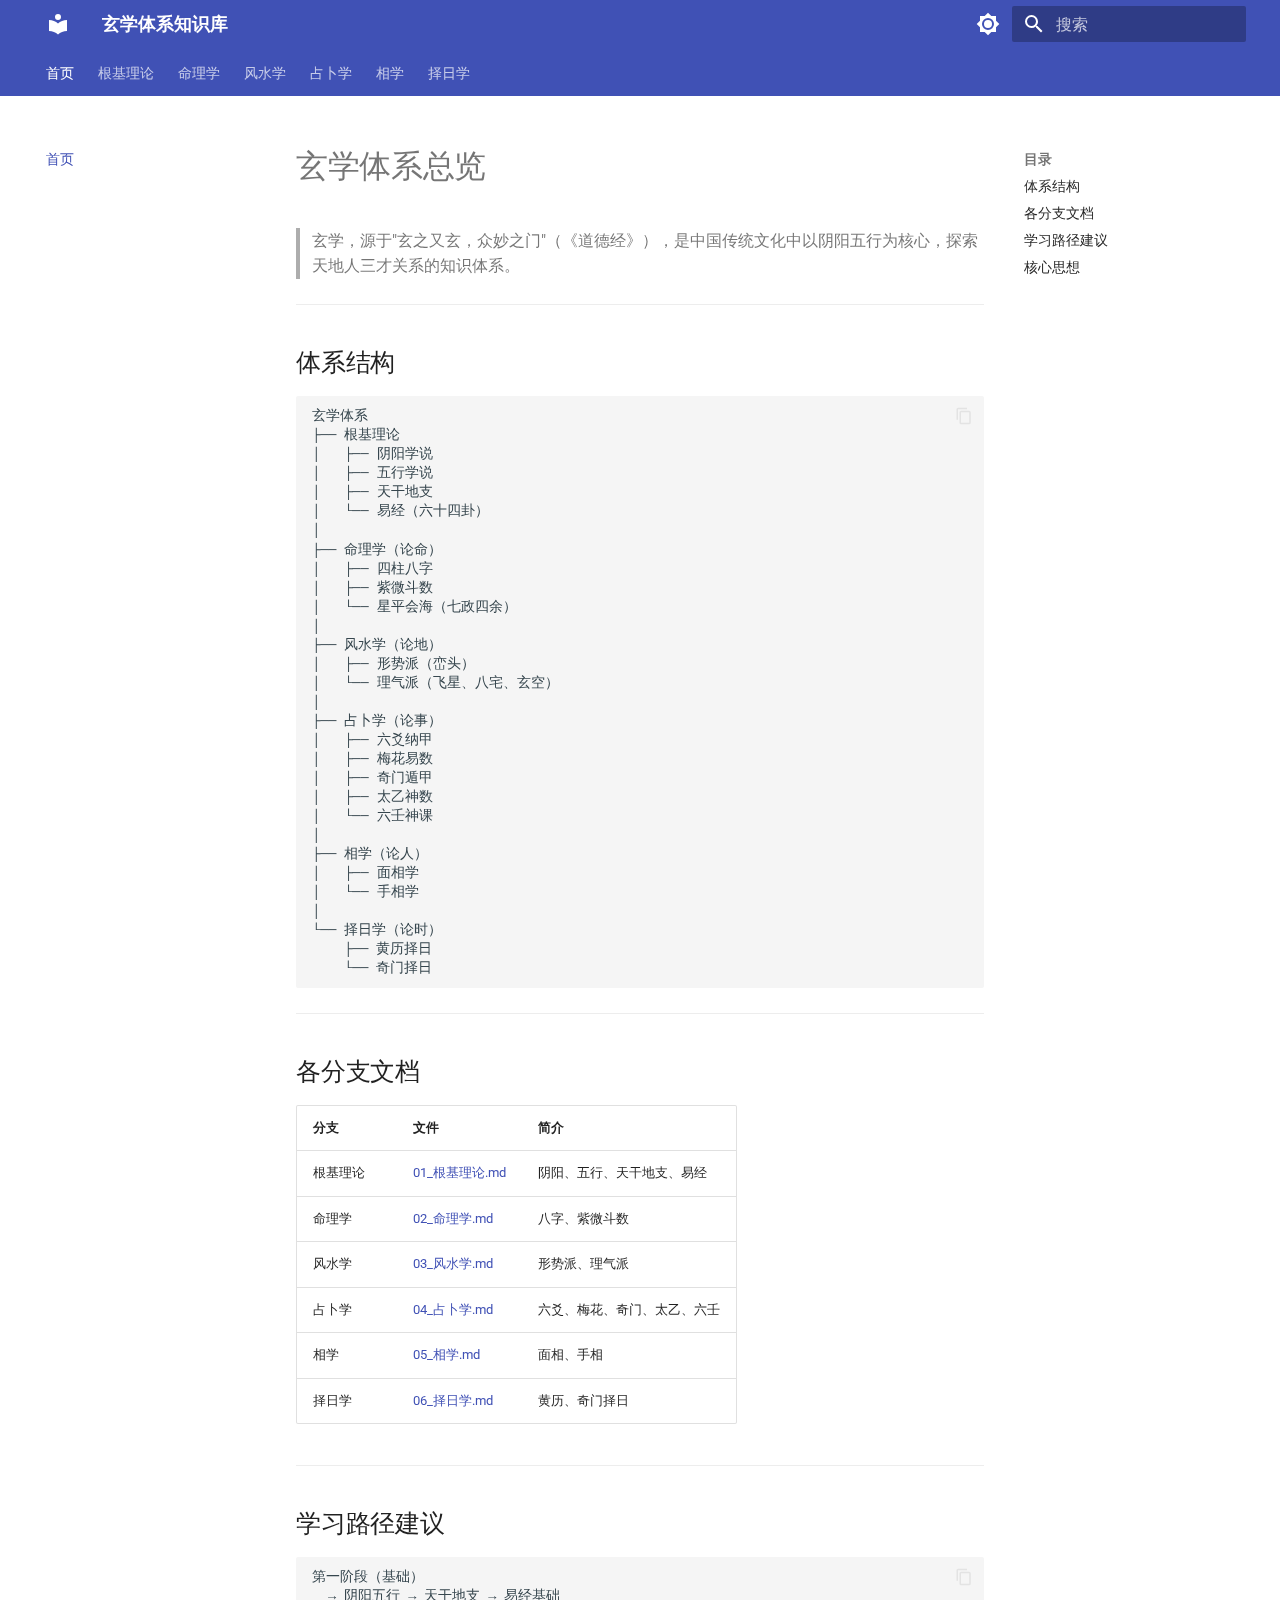
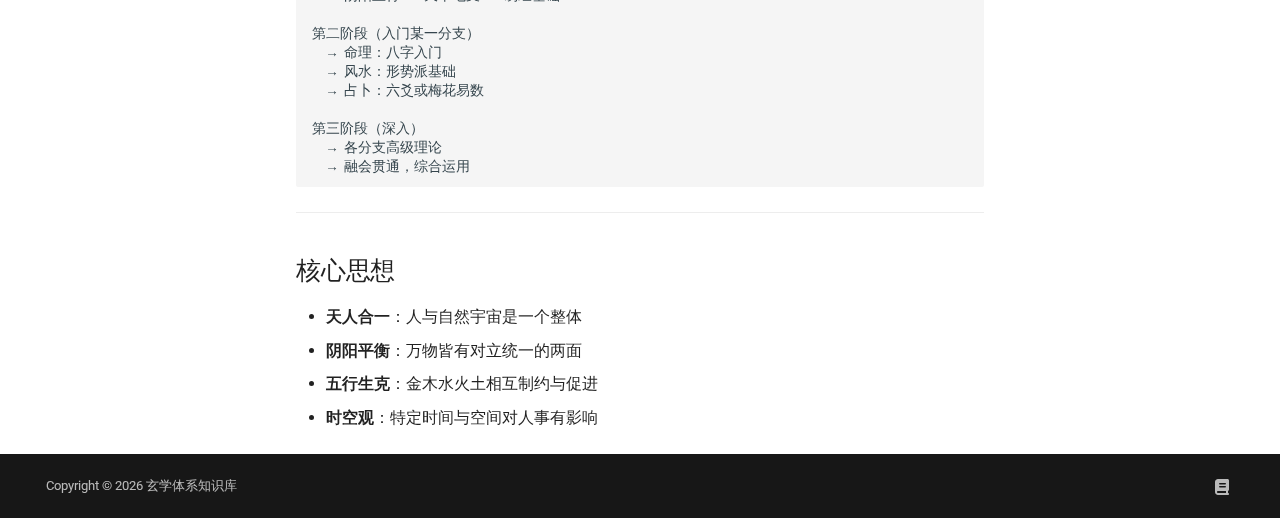
<file: site/index.html>
<!doctype html>
<html lang="zh" class="no-js">
  <head>
    
      <meta charset="utf-8">
      <meta name="viewport" content="width=device-width,initial-scale=1">
      
        <meta name="description" content="中国传统玄学知识体系完整文档">
      
      
        <meta name="author" content="Alfred">
      
      
      
      
        <link rel="next" href="01_%E6%A0%B9%E5%9F%BA%E7%90%86%E8%AE%BA/">
      
      
      <link rel="icon" href="assets/images/favicon.png">
      <meta name="generator" content="mkdocs-1.6.1, mkdocs-material-9.6.21">
    
    
      
        <title>玄学体系知识库</title>
      
    
    
      <link rel="stylesheet" href="assets/stylesheets/main.2a3383ac.min.css">
      
        
        <link rel="stylesheet" href="assets/stylesheets/palette.06af60db.min.css">
      
      


    
    
      
    
    
      
        
        
        <link rel="preconnect" href="https://fonts.gstatic.com" crossorigin>
        <link rel="stylesheet" href="https://fonts.googleapis.com/css?family=Roboto:300,300i,400,400i,700,700i%7CRoboto+Mono:400,400i,700,700i&display=fallback">
        <style>:root{--md-text-font:"Roboto";--md-code-font:"Roboto Mono"}</style>
      
    
    
    <script>__md_scope=new URL(".",location),__md_hash=e=>[...e].reduce(((e,_)=>(e<<5)-e+_.charCodeAt(0)),0),__md_get=(e,_=localStorage,t=__md_scope)=>JSON.parse(_.getItem(t.pathname+"."+e)),__md_set=(e,_,t=localStorage,a=__md_scope)=>{try{t.setItem(a.pathname+"."+e,JSON.stringify(_))}catch(e){}}</script>
    
      

    
    
    
  </head>
  
  
    
    
      
    
    
    
    
    <body dir="ltr" data-md-color-scheme="default" data-md-color-primary="indigo" data-md-color-accent="indigo">
  
    
    <input class="md-toggle" data-md-toggle="drawer" type="checkbox" id="__drawer" autocomplete="off">
    <input class="md-toggle" data-md-toggle="search" type="checkbox" id="__search" autocomplete="off">
    <label class="md-overlay" for="__drawer"></label>
    <div data-md-component="skip">
      
        
        <a href="#_1" class="md-skip">
          跳转至
        </a>
      
    </div>
    <div data-md-component="announce">
      
    </div>
    
    
      

<header class="md-header" data-md-component="header">
  <nav class="md-header__inner md-grid" aria-label="页眉">
    <a href="." title="玄学体系知识库" class="md-header__button md-logo" aria-label="玄学体系知识库" data-md-component="logo">
      
  
  <svg xmlns="http://www.w3.org/2000/svg" viewBox="0 0 24 24"><path d="M12 8a3 3 0 0 0 3-3 3 3 0 0 0-3-3 3 3 0 0 0-3 3 3 3 0 0 0 3 3m0 3.54C9.64 9.35 6.5 8 3 8v11c3.5 0 6.64 1.35 9 3.54 2.36-2.19 5.5-3.54 9-3.54V8c-3.5 0-6.64 1.35-9 3.54"/></svg>

    </a>
    <label class="md-header__button md-icon" for="__drawer">
      
      <svg xmlns="http://www.w3.org/2000/svg" viewBox="0 0 24 24"><path d="M3 6h18v2H3zm0 5h18v2H3zm0 5h18v2H3z"/></svg>
    </label>
    <div class="md-header__title" data-md-component="header-title">
      <div class="md-header__ellipsis">
        <div class="md-header__topic">
          <span class="md-ellipsis">
            玄学体系知识库
          </span>
        </div>
        <div class="md-header__topic" data-md-component="header-topic">
          <span class="md-ellipsis">
            
              首页
            
          </span>
        </div>
      </div>
    </div>
    
      
        <form class="md-header__option" data-md-component="palette">
  
    
    
    
    <input class="md-option" data-md-color-media="" data-md-color-scheme="default" data-md-color-primary="indigo" data-md-color-accent="indigo"  aria-label="切换至深色模式"  type="radio" name="__palette" id="__palette_0">
    
      <label class="md-header__button md-icon" title="切换至深色模式" for="__palette_1" hidden>
        <svg xmlns="http://www.w3.org/2000/svg" viewBox="0 0 24 24"><path d="M12 8a4 4 0 0 0-4 4 4 4 0 0 0 4 4 4 4 0 0 0 4-4 4 4 0 0 0-4-4m0 10a6 6 0 0 1-6-6 6 6 0 0 1 6-6 6 6 0 0 1 6 6 6 6 0 0 1-6 6m8-9.31V4h-4.69L12 .69 8.69 4H4v4.69L.69 12 4 15.31V20h4.69L12 23.31 15.31 20H20v-4.69L23.31 12z"/></svg>
      </label>
    
  
    
    
    
    <input class="md-option" data-md-color-media="" data-md-color-scheme="slate" data-md-color-primary="indigo" data-md-color-accent="indigo"  aria-label="切换至浅色模式"  type="radio" name="__palette" id="__palette_1">
    
      <label class="md-header__button md-icon" title="切换至浅色模式" for="__palette_0" hidden>
        <svg xmlns="http://www.w3.org/2000/svg" viewBox="0 0 24 24"><path d="M12 18c-.89 0-1.74-.2-2.5-.55C11.56 16.5 13 14.42 13 12s-1.44-4.5-3.5-5.45C10.26 6.2 11.11 6 12 6a6 6 0 0 1 6 6 6 6 0 0 1-6 6m8-9.31V4h-4.69L12 .69 8.69 4H4v4.69L.69 12 4 15.31V20h4.69L12 23.31 15.31 20H20v-4.69L23.31 12z"/></svg>
      </label>
    
  
</form>
      
    
    
      <script>var palette=__md_get("__palette");if(palette&&palette.color){if("(prefers-color-scheme)"===palette.color.media){var media=matchMedia("(prefers-color-scheme: light)"),input=document.querySelector(media.matches?"[data-md-color-media='(prefers-color-scheme: light)']":"[data-md-color-media='(prefers-color-scheme: dark)']");palette.color.media=input.getAttribute("data-md-color-media"),palette.color.scheme=input.getAttribute("data-md-color-scheme"),palette.color.primary=input.getAttribute("data-md-color-primary"),palette.color.accent=input.getAttribute("data-md-color-accent")}for(var[key,value]of Object.entries(palette.color))document.body.setAttribute("data-md-color-"+key,value)}</script>
    
    
    
      
      
        <label class="md-header__button md-icon" for="__search">
          
          <svg xmlns="http://www.w3.org/2000/svg" viewBox="0 0 24 24"><path d="M9.5 3A6.5 6.5 0 0 1 16 9.5c0 1.61-.59 3.09-1.56 4.23l.27.27h.79l5 5-1.5 1.5-5-5v-.79l-.27-.27A6.52 6.52 0 0 1 9.5 16 6.5 6.5 0 0 1 3 9.5 6.5 6.5 0 0 1 9.5 3m0 2C7 5 5 7 5 9.5S7 14 9.5 14 14 12 14 9.5 12 5 9.5 5"/></svg>
        </label>
        <div class="md-search" data-md-component="search" role="dialog">
  <label class="md-search__overlay" for="__search"></label>
  <div class="md-search__inner" role="search">
    <form class="md-search__form" name="search">
      <input type="text" class="md-search__input" name="query" aria-label="搜索" placeholder="搜索" autocapitalize="off" autocorrect="off" autocomplete="off" spellcheck="false" data-md-component="search-query" required>
      <label class="md-search__icon md-icon" for="__search">
        
        <svg xmlns="http://www.w3.org/2000/svg" viewBox="0 0 24 24"><path d="M9.5 3A6.5 6.5 0 0 1 16 9.5c0 1.61-.59 3.09-1.56 4.23l.27.27h.79l5 5-1.5 1.5-5-5v-.79l-.27-.27A6.52 6.52 0 0 1 9.5 16 6.5 6.5 0 0 1 3 9.5 6.5 6.5 0 0 1 9.5 3m0 2C7 5 5 7 5 9.5S7 14 9.5 14 14 12 14 9.5 12 5 9.5 5"/></svg>
        
        <svg xmlns="http://www.w3.org/2000/svg" viewBox="0 0 24 24"><path d="M20 11v2H8l5.5 5.5-1.42 1.42L4.16 12l7.92-7.92L13.5 5.5 8 11z"/></svg>
      </label>
      <nav class="md-search__options" aria-label="查找">
        
        <button type="reset" class="md-search__icon md-icon" title="清空当前内容" aria-label="清空当前内容" tabindex="-1">
          
          <svg xmlns="http://www.w3.org/2000/svg" viewBox="0 0 24 24"><path d="M19 6.41 17.59 5 12 10.59 6.41 5 5 6.41 10.59 12 5 17.59 6.41 19 12 13.41 17.59 19 19 17.59 13.41 12z"/></svg>
        </button>
      </nav>
      
        <div class="md-search__suggest" data-md-component="search-suggest"></div>
      
    </form>
    <div class="md-search__output">
      <div class="md-search__scrollwrap" tabindex="0" data-md-scrollfix>
        <div class="md-search-result" data-md-component="search-result">
          <div class="md-search-result__meta">
            正在初始化搜索引擎
          </div>
          <ol class="md-search-result__list" role="presentation"></ol>
        </div>
      </div>
    </div>
  </div>
</div>
      
    
    
  </nav>
  
</header>
    
    <div class="md-container" data-md-component="container">
      
      
        
          
            
<nav class="md-tabs" aria-label="标签" data-md-component="tabs">
  <div class="md-grid">
    <ul class="md-tabs__list">
      
        
  
  
  
    
  
  
    <li class="md-tabs__item md-tabs__item--active">
      <a href="." class="md-tabs__link">
        
  
  
    
  
  首页

      </a>
    </li>
  

      
        
  
  
  
  
    <li class="md-tabs__item">
      <a href="01_%E6%A0%B9%E5%9F%BA%E7%90%86%E8%AE%BA/" class="md-tabs__link">
        
  
  
    
  
  根基理论

      </a>
    </li>
  

      
        
  
  
  
  
    <li class="md-tabs__item">
      <a href="02_%E5%91%BD%E7%90%86%E5%AD%A6/" class="md-tabs__link">
        
  
  
    
  
  命理学

      </a>
    </li>
  

      
        
  
  
  
  
    <li class="md-tabs__item">
      <a href="03_%E9%A3%8E%E6%B0%B4%E5%AD%A6/" class="md-tabs__link">
        
  
  
    
  
  风水学

      </a>
    </li>
  

      
        
  
  
  
  
    <li class="md-tabs__item">
      <a href="04_%E5%8D%A0%E5%8D%9C%E5%AD%A6/" class="md-tabs__link">
        
  
  
    
  
  占卜学

      </a>
    </li>
  

      
        
  
  
  
  
    <li class="md-tabs__item">
      <a href="05_%E7%9B%B8%E5%AD%A6/" class="md-tabs__link">
        
  
  
    
  
  相学

      </a>
    </li>
  

      
        
  
  
  
  
    <li class="md-tabs__item">
      <a href="06_%E6%8B%A9%E6%97%A5%E5%AD%A6/" class="md-tabs__link">
        
  
  
    
  
  择日学

      </a>
    </li>
  

      
    </ul>
  </div>
</nav>
          
        
      
      <main class="md-main" data-md-component="main">
        <div class="md-main__inner md-grid">
          
            
              
              <div class="md-sidebar md-sidebar--primary" data-md-component="sidebar" data-md-type="navigation" >
                <div class="md-sidebar__scrollwrap">
                  <div class="md-sidebar__inner">
                    


  


<nav class="md-nav md-nav--primary md-nav--lifted" aria-label="导航栏" data-md-level="0">
  <label class="md-nav__title" for="__drawer">
    <a href="." title="玄学体系知识库" class="md-nav__button md-logo" aria-label="玄学体系知识库" data-md-component="logo">
      
  
  <svg xmlns="http://www.w3.org/2000/svg" viewBox="0 0 24 24"><path d="M12 8a3 3 0 0 0 3-3 3 3 0 0 0-3-3 3 3 0 0 0-3 3 3 3 0 0 0 3 3m0 3.54C9.64 9.35 6.5 8 3 8v11c3.5 0 6.64 1.35 9 3.54 2.36-2.19 5.5-3.54 9-3.54V8c-3.5 0-6.64 1.35-9 3.54"/></svg>

    </a>
    玄学体系知识库
  </label>
  
  <ul class="md-nav__list" data-md-scrollfix>
    
      
      
  
  
    
  
  
  
    <li class="md-nav__item md-nav__item--active">
      
      <input class="md-nav__toggle md-toggle" type="checkbox" id="__toc">
      
      
        
      
      
        <label class="md-nav__link md-nav__link--active" for="__toc">
          
  
  
  <span class="md-ellipsis">
    首页
    
  </span>
  

          <span class="md-nav__icon md-icon"></span>
        </label>
      
      <a href="." class="md-nav__link md-nav__link--active">
        
  
  
  <span class="md-ellipsis">
    首页
    
  </span>
  

      </a>
      
        

<nav class="md-nav md-nav--secondary" aria-label="目录">
  
  
  
    
  
  
    <label class="md-nav__title" for="__toc">
      <span class="md-nav__icon md-icon"></span>
      目录
    </label>
    <ul class="md-nav__list" data-md-component="toc" data-md-scrollfix>
      
        <li class="md-nav__item">
  <a href="#_2" class="md-nav__link">
    <span class="md-ellipsis">
      体系结构
    </span>
  </a>
  
</li>
      
        <li class="md-nav__item">
  <a href="#_3" class="md-nav__link">
    <span class="md-ellipsis">
      各分支文档
    </span>
  </a>
  
</li>
      
        <li class="md-nav__item">
  <a href="#_4" class="md-nav__link">
    <span class="md-ellipsis">
      学习路径建议
    </span>
  </a>
  
</li>
      
        <li class="md-nav__item">
  <a href="#_5" class="md-nav__link">
    <span class="md-ellipsis">
      核心思想
    </span>
  </a>
  
</li>
      
    </ul>
  
</nav>
      
    </li>
  

    
      
      
  
  
  
  
    <li class="md-nav__item">
      <a href="01_%E6%A0%B9%E5%9F%BA%E7%90%86%E8%AE%BA/" class="md-nav__link">
        
  
  
  <span class="md-ellipsis">
    根基理论
    
  </span>
  

      </a>
    </li>
  

    
      
      
  
  
  
  
    <li class="md-nav__item">
      <a href="02_%E5%91%BD%E7%90%86%E5%AD%A6/" class="md-nav__link">
        
  
  
  <span class="md-ellipsis">
    命理学
    
  </span>
  

      </a>
    </li>
  

    
      
      
  
  
  
  
    <li class="md-nav__item">
      <a href="03_%E9%A3%8E%E6%B0%B4%E5%AD%A6/" class="md-nav__link">
        
  
  
  <span class="md-ellipsis">
    风水学
    
  </span>
  

      </a>
    </li>
  

    
      
      
  
  
  
  
    <li class="md-nav__item">
      <a href="04_%E5%8D%A0%E5%8D%9C%E5%AD%A6/" class="md-nav__link">
        
  
  
  <span class="md-ellipsis">
    占卜学
    
  </span>
  

      </a>
    </li>
  

    
      
      
  
  
  
  
    <li class="md-nav__item">
      <a href="05_%E7%9B%B8%E5%AD%A6/" class="md-nav__link">
        
  
  
  <span class="md-ellipsis">
    相学
    
  </span>
  

      </a>
    </li>
  

    
      
      
  
  
  
  
    <li class="md-nav__item">
      <a href="06_%E6%8B%A9%E6%97%A5%E5%AD%A6/" class="md-nav__link">
        
  
  
  <span class="md-ellipsis">
    择日学
    
  </span>
  

      </a>
    </li>
  

    
  </ul>
</nav>
                  </div>
                </div>
              </div>
            
            
              
              <div class="md-sidebar md-sidebar--secondary" data-md-component="sidebar" data-md-type="toc" >
                <div class="md-sidebar__scrollwrap">
                  <div class="md-sidebar__inner">
                    

<nav class="md-nav md-nav--secondary" aria-label="目录">
  
  
  
    
  
  
    <label class="md-nav__title" for="__toc">
      <span class="md-nav__icon md-icon"></span>
      目录
    </label>
    <ul class="md-nav__list" data-md-component="toc" data-md-scrollfix>
      
        <li class="md-nav__item">
  <a href="#_2" class="md-nav__link">
    <span class="md-ellipsis">
      体系结构
    </span>
  </a>
  
</li>
      
        <li class="md-nav__item">
  <a href="#_3" class="md-nav__link">
    <span class="md-ellipsis">
      各分支文档
    </span>
  </a>
  
</li>
      
        <li class="md-nav__item">
  <a href="#_4" class="md-nav__link">
    <span class="md-ellipsis">
      学习路径建议
    </span>
  </a>
  
</li>
      
        <li class="md-nav__item">
  <a href="#_5" class="md-nav__link">
    <span class="md-ellipsis">
      核心思想
    </span>
  </a>
  
</li>
      
    </ul>
  
</nav>
                  </div>
                </div>
              </div>
            
          
          
            <div class="md-content" data-md-component="content">
              <article class="md-content__inner md-typeset">
                
                  



<h1 id="_1">玄学体系总览<a class="headerlink" href="#_1" title="Permanent link">&para;</a></h1>
<blockquote>
<p>玄学，源于"玄之又玄，众妙之门"（《道德经》），是中国传统文化中以阴阳五行为核心，探索天地人三才关系的知识体系。</p>
</blockquote>
<hr />
<h2 id="_2">体系结构<a class="headerlink" href="#_2" title="Permanent link">&para;</a></h2>
<div class="highlight"><pre><span></span><code>玄学体系
├── 根基理论
│   ├── 阴阳学说
│   ├── 五行学说
│   ├── 天干地支
│   └── 易经（六十四卦）
│
├── 命理学（论命）
│   ├── 四柱八字
│   ├── 紫微斗数
│   └── 星平会海（七政四余）
│
├── 风水学（论地）
│   ├── 形势派（峦头）
│   └── 理气派（飞星、八宅、玄空）
│
├── 占卜学（论事）
│   ├── 六爻纳甲
│   ├── 梅花易数
│   ├── 奇门遁甲
│   ├── 太乙神数
│   └── 六壬神课
│
├── 相学（论人）
│   ├── 面相学
│   └── 手相学
│
└── 择日学（论时）
    ├── 黄历择日
    └── 奇门择日
</code></pre></div>
<hr />
<h2 id="_3">各分支文档<a class="headerlink" href="#_3" title="Permanent link">&para;</a></h2>
<table>
<thead>
<tr>
<th>分支</th>
<th>文件</th>
<th>简介</th>
</tr>
</thead>
<tbody>
<tr>
<td>根基理论</td>
<td><a href="01_%E6%A0%B9%E5%9F%BA%E7%90%86%E8%AE%BA/">01_根基理论.md</a></td>
<td>阴阳、五行、天干地支、易经</td>
</tr>
<tr>
<td>命理学</td>
<td><a href="02_%E5%91%BD%E7%90%86%E5%AD%A6/">02_命理学.md</a></td>
<td>八字、紫微斗数</td>
</tr>
<tr>
<td>风水学</td>
<td><a href="03_%E9%A3%8E%E6%B0%B4%E5%AD%A6/">03_风水学.md</a></td>
<td>形势派、理气派</td>
</tr>
<tr>
<td>占卜学</td>
<td><a href="04_%E5%8D%A0%E5%8D%9C%E5%AD%A6/">04_占卜学.md</a></td>
<td>六爻、梅花、奇门、太乙、六壬</td>
</tr>
<tr>
<td>相学</td>
<td><a href="05_%E7%9B%B8%E5%AD%A6/">05_相学.md</a></td>
<td>面相、手相</td>
</tr>
<tr>
<td>择日学</td>
<td><a href="06_%E6%8B%A9%E6%97%A5%E5%AD%A6/">06_择日学.md</a></td>
<td>黄历、奇门择日</td>
</tr>
</tbody>
</table>
<hr />
<h2 id="_4">学习路径建议<a class="headerlink" href="#_4" title="Permanent link">&para;</a></h2>
<div class="highlight"><pre><span></span><code>第一阶段（基础）
  → 阴阳五行 → 天干地支 → 易经基础

第二阶段（入门某一分支）
  → 命理：八字入门
  → 风水：形势派基础
  → 占卜：六爻或梅花易数

第三阶段（深入）
  → 各分支高级理论
  → 融会贯通，综合运用
</code></pre></div>
<hr />
<h2 id="_5">核心思想<a class="headerlink" href="#_5" title="Permanent link">&para;</a></h2>
<ul>
<li><strong>天人合一</strong>：人与自然宇宙是一个整体</li>
<li><strong>阴阳平衡</strong>：万物皆有对立统一的两面</li>
<li><strong>五行生克</strong>：金木水火土相互制约与促进</li>
<li><strong>时空观</strong>：特定时间与空间对人事有影响</li>
</ul>












                
              </article>
            </div>
          
          
<script>var target=document.getElementById(location.hash.slice(1));target&&target.name&&(target.checked=target.name.startsWith("__tabbed_"))</script>
        </div>
        
          <button type="button" class="md-top md-icon" data-md-component="top" hidden>
  
  <svg xmlns="http://www.w3.org/2000/svg" viewBox="0 0 24 24"><path d="M13 20h-2V8l-5.5 5.5-1.42-1.42L12 4.16l7.92 7.92-1.42 1.42L13 8z"/></svg>
  回到页面顶部
</button>
        
      </main>
      
        <footer class="md-footer">
  
  <div class="md-footer-meta md-typeset">
    <div class="md-footer-meta__inner md-grid">
      <div class="md-copyright">
  
    <div class="md-copyright__highlight">
      Copyright &copy; 2026 玄学体系知识库
    </div>
  
  
</div>
      
        
<div class="md-social">
  
    
    
    
    
    <a href="https://github.com" target="_blank" rel="noopener" title="玄学知识库" class="md-social__link">
      <svg xmlns="http://www.w3.org/2000/svg" viewBox="0 0 448 512"><!--! Font Awesome Free 7.0.1 by @fontawesome - https://fontawesome.com License - https://fontawesome.com/license/free (Icons: CC BY 4.0, Fonts: SIL OFL 1.1, Code: MIT License) Copyright 2025 Fonticons, Inc.--><path d="M384 512H96c-53 0-96-43-96-96V96C0 43 43 0 96 0h304c26.5 0 48 21.5 48 48v288c0 20.9-13.4 38.7-32 45.3V448c17.7 0 32 14.3 32 32s-14.3 32-32 32zM96 384c-17.7 0-32 14.3-32 32s14.3 32 32 32h256v-64zm32-232c0 13.3 10.7 24 24 24h176c13.3 0 24-10.7 24-24s-10.7-24-24-24H152c-13.3 0-24 10.7-24 24m24 72c-13.3 0-24 10.7-24 24s10.7 24 24 24h176c13.3 0 24-10.7 24-24s-10.7-24-24-24z"/></svg>
    </a>
  
</div>
      
    </div>
  </div>
</footer>
      
    </div>
    <div class="md-dialog" data-md-component="dialog">
      <div class="md-dialog__inner md-typeset"></div>
    </div>
    
    
    
      
      <script id="__config" type="application/json">{"base": ".", "features": ["navigation.instant", "navigation.tracking", "navigation.tabs", "navigation.sections", "navigation.expand", "navigation.top", "search.suggest", "search.highlight", "content.code.copy", "toc.follow"], "search": "assets/javascripts/workers/search.973d3a69.min.js", "tags": null, "translations": {"clipboard.copied": "\u5df2\u590d\u5236", "clipboard.copy": "\u590d\u5236", "search.result.more.one": "\u5728\u8be5\u9875\u4e0a\u8fd8\u6709 1 \u4e2a\u7b26\u5408\u6761\u4ef6\u7684\u7ed3\u679c", "search.result.more.other": "\u5728\u8be5\u9875\u4e0a\u8fd8\u6709 # \u4e2a\u7b26\u5408\u6761\u4ef6\u7684\u7ed3\u679c", "search.result.none": "\u6ca1\u6709\u627e\u5230\u7b26\u5408\u6761\u4ef6\u7684\u7ed3\u679c", "search.result.one": "\u627e\u5230 1 \u4e2a\u7b26\u5408\u6761\u4ef6\u7684\u7ed3\u679c", "search.result.other": "# \u4e2a\u7b26\u5408\u6761\u4ef6\u7684\u7ed3\u679c", "search.result.placeholder": "\u952e\u5165\u4ee5\u5f00\u59cb\u641c\u7d22", "search.result.term.missing": "\u7f3a\u5c11", "select.version": "\u9009\u62e9\u5f53\u524d\u7248\u672c"}, "version": null}</script>
    
    
      <script src="assets/javascripts/bundle.f55a23d4.min.js"></script>
      
    
  </body>
</html>
</file>
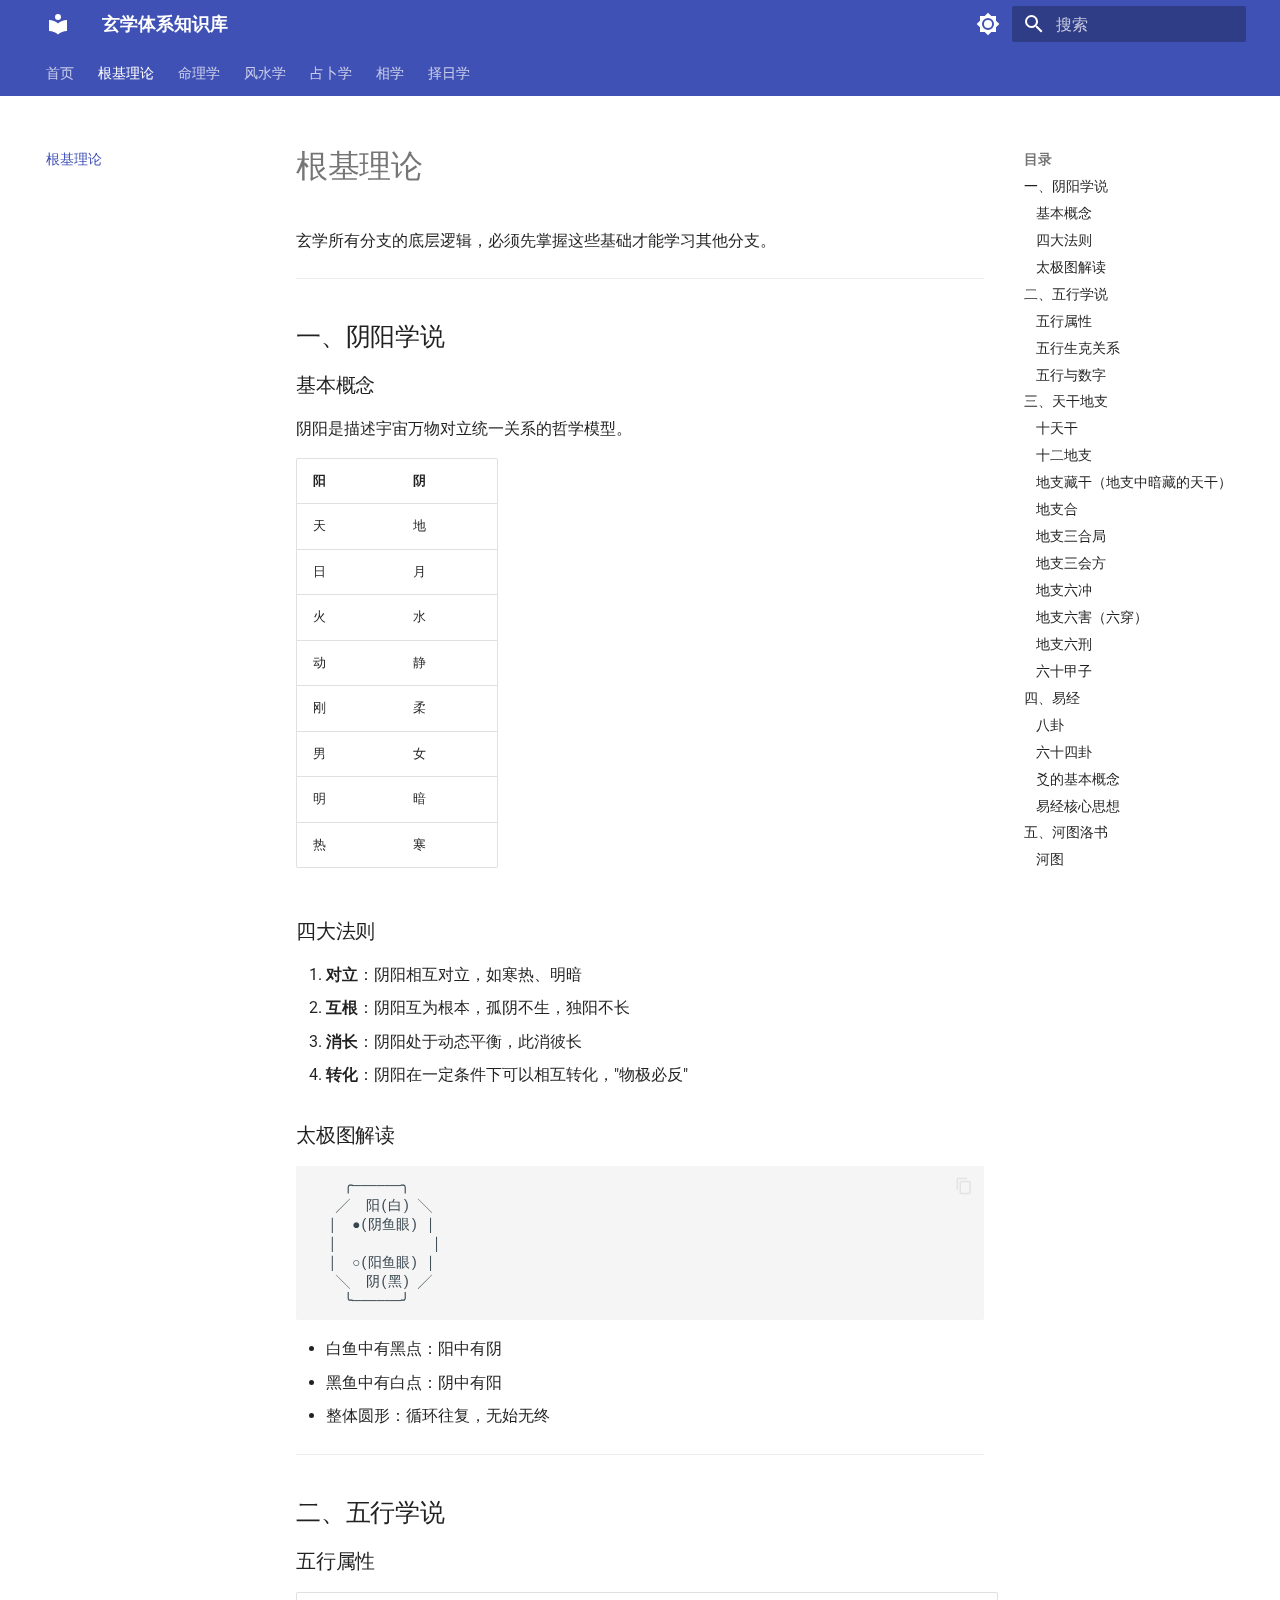
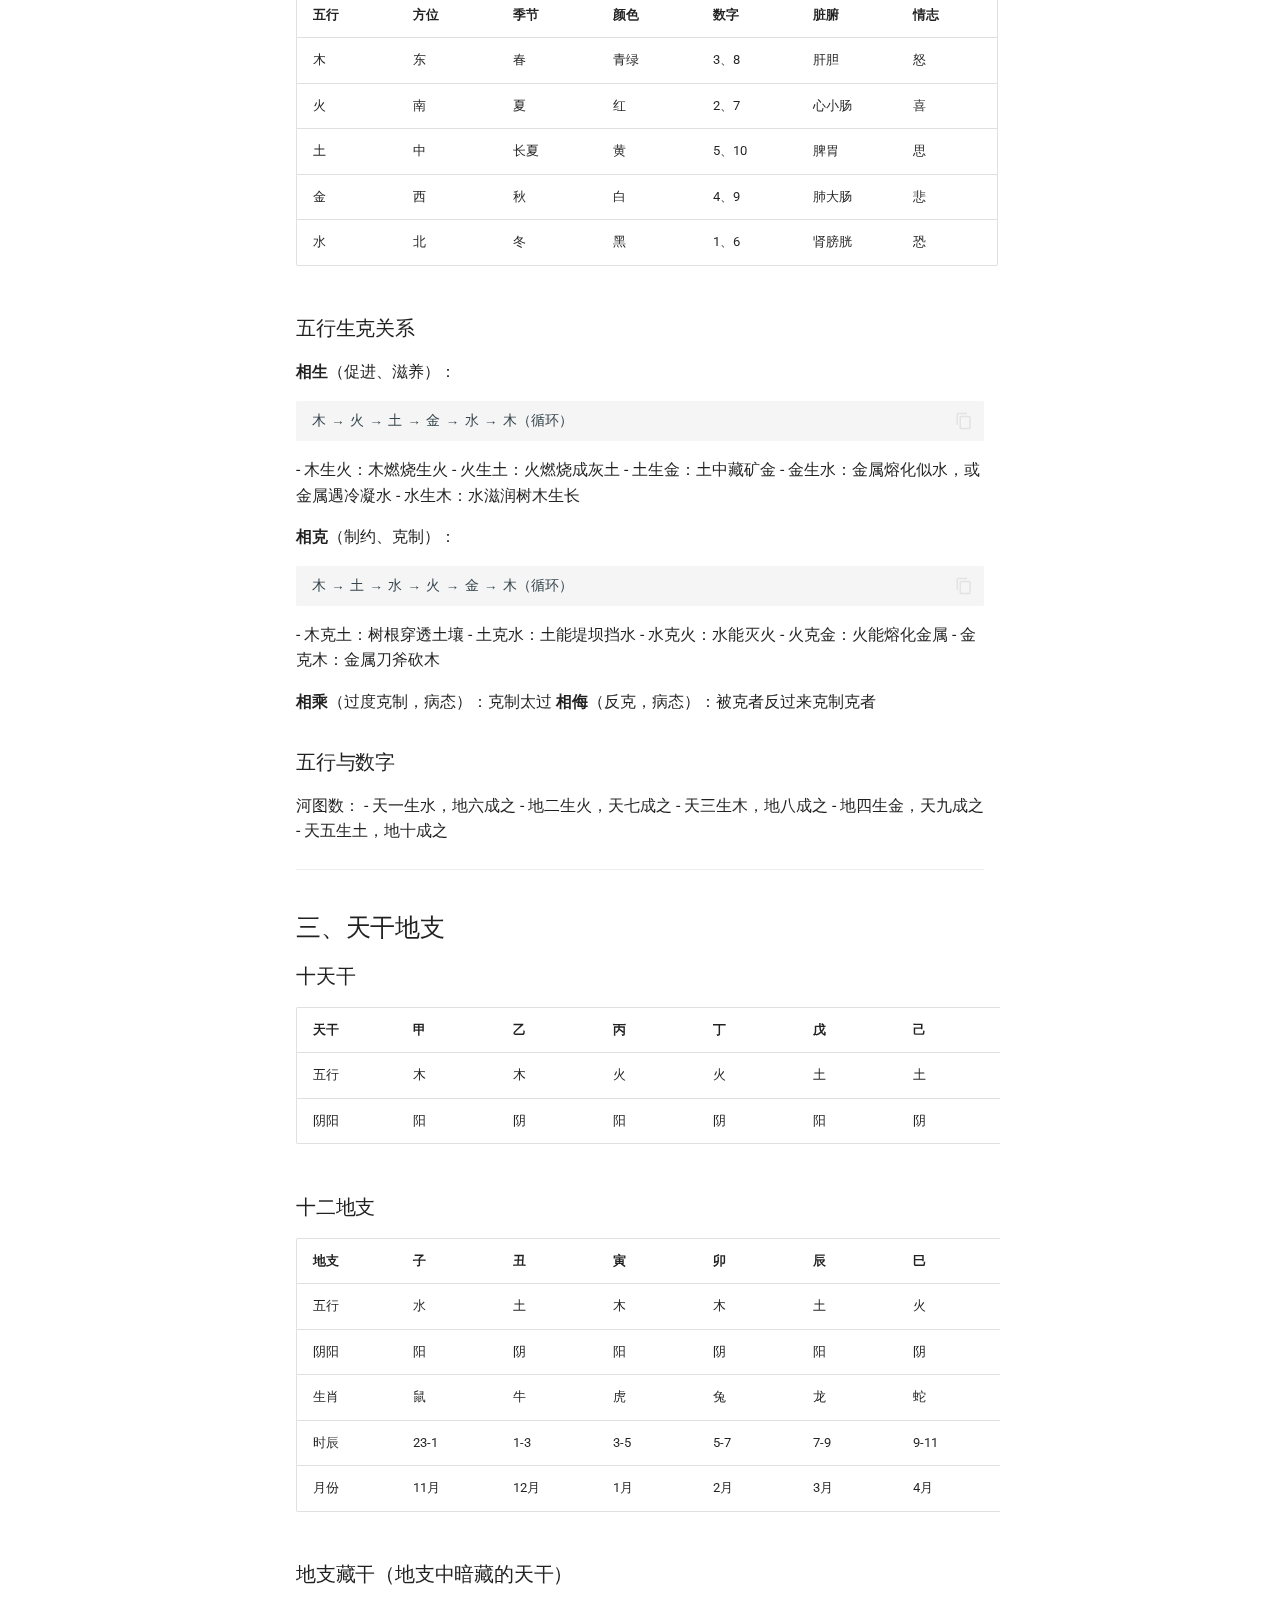
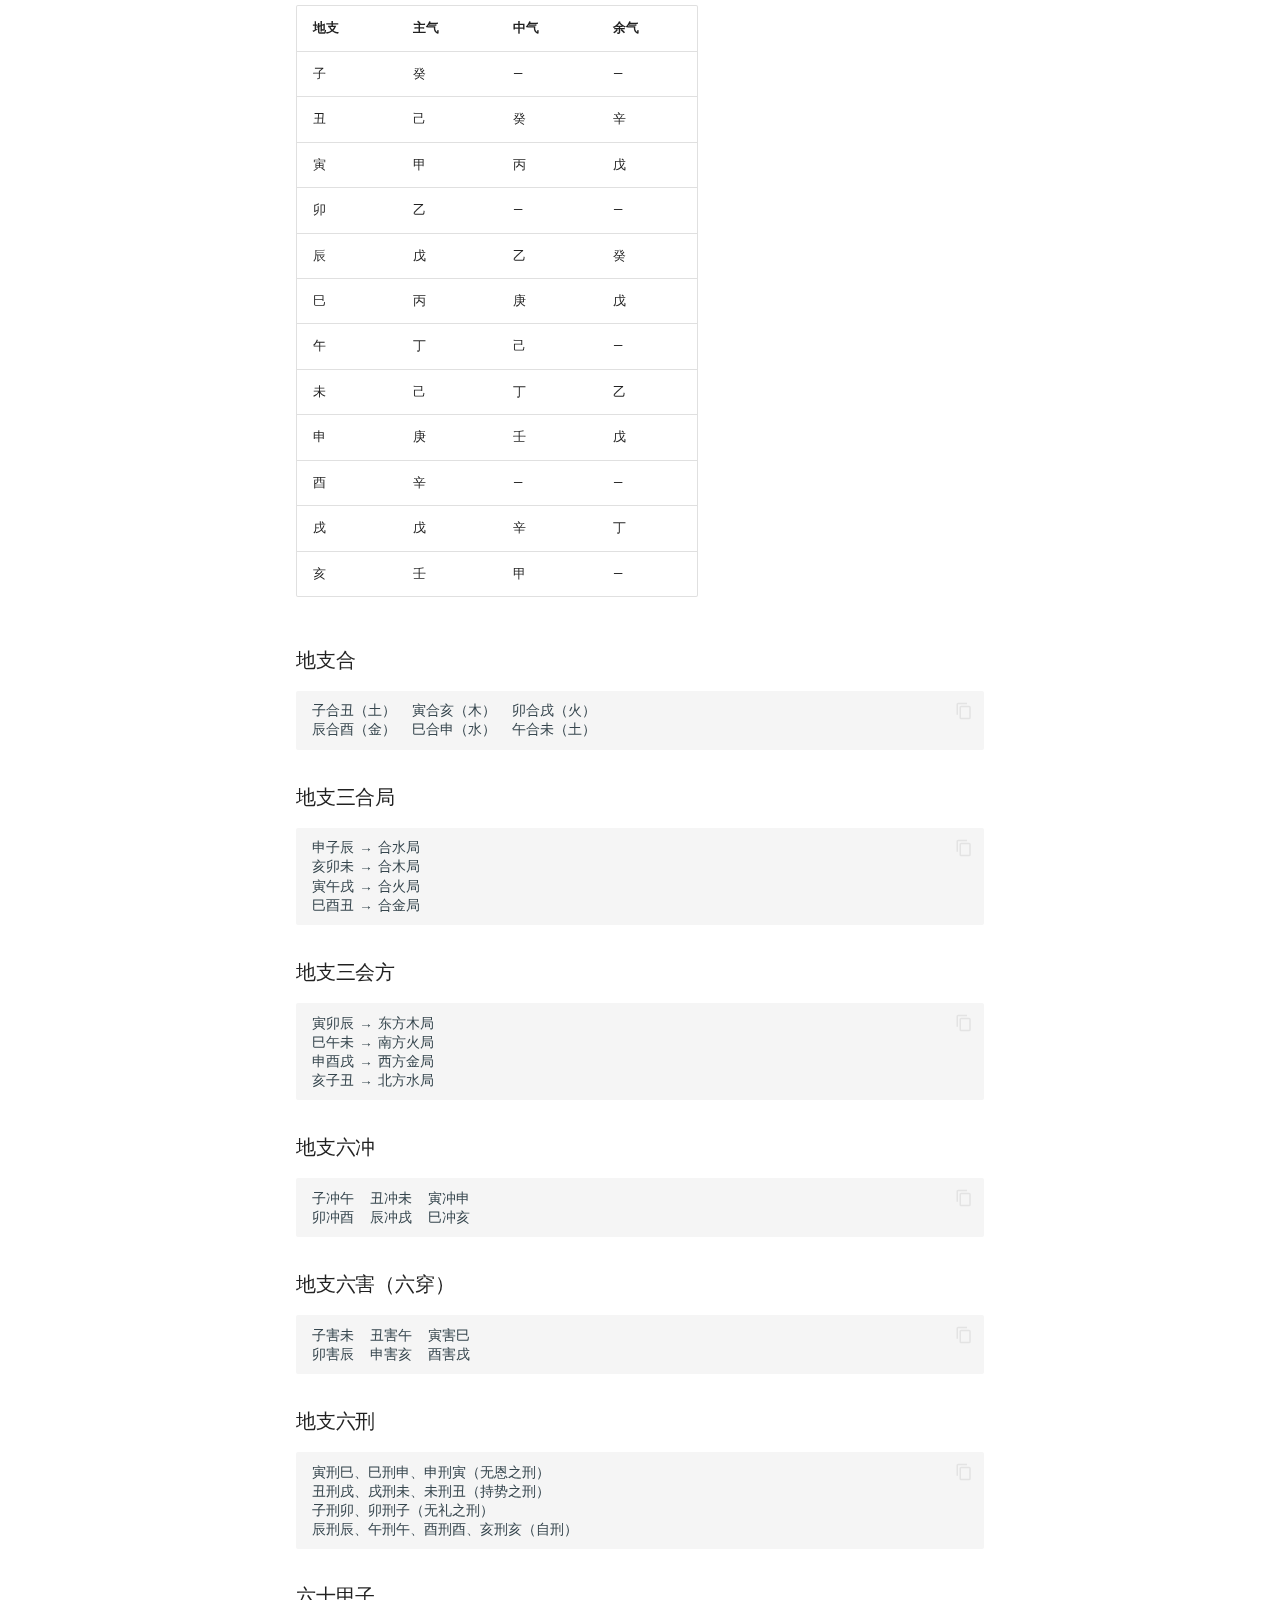
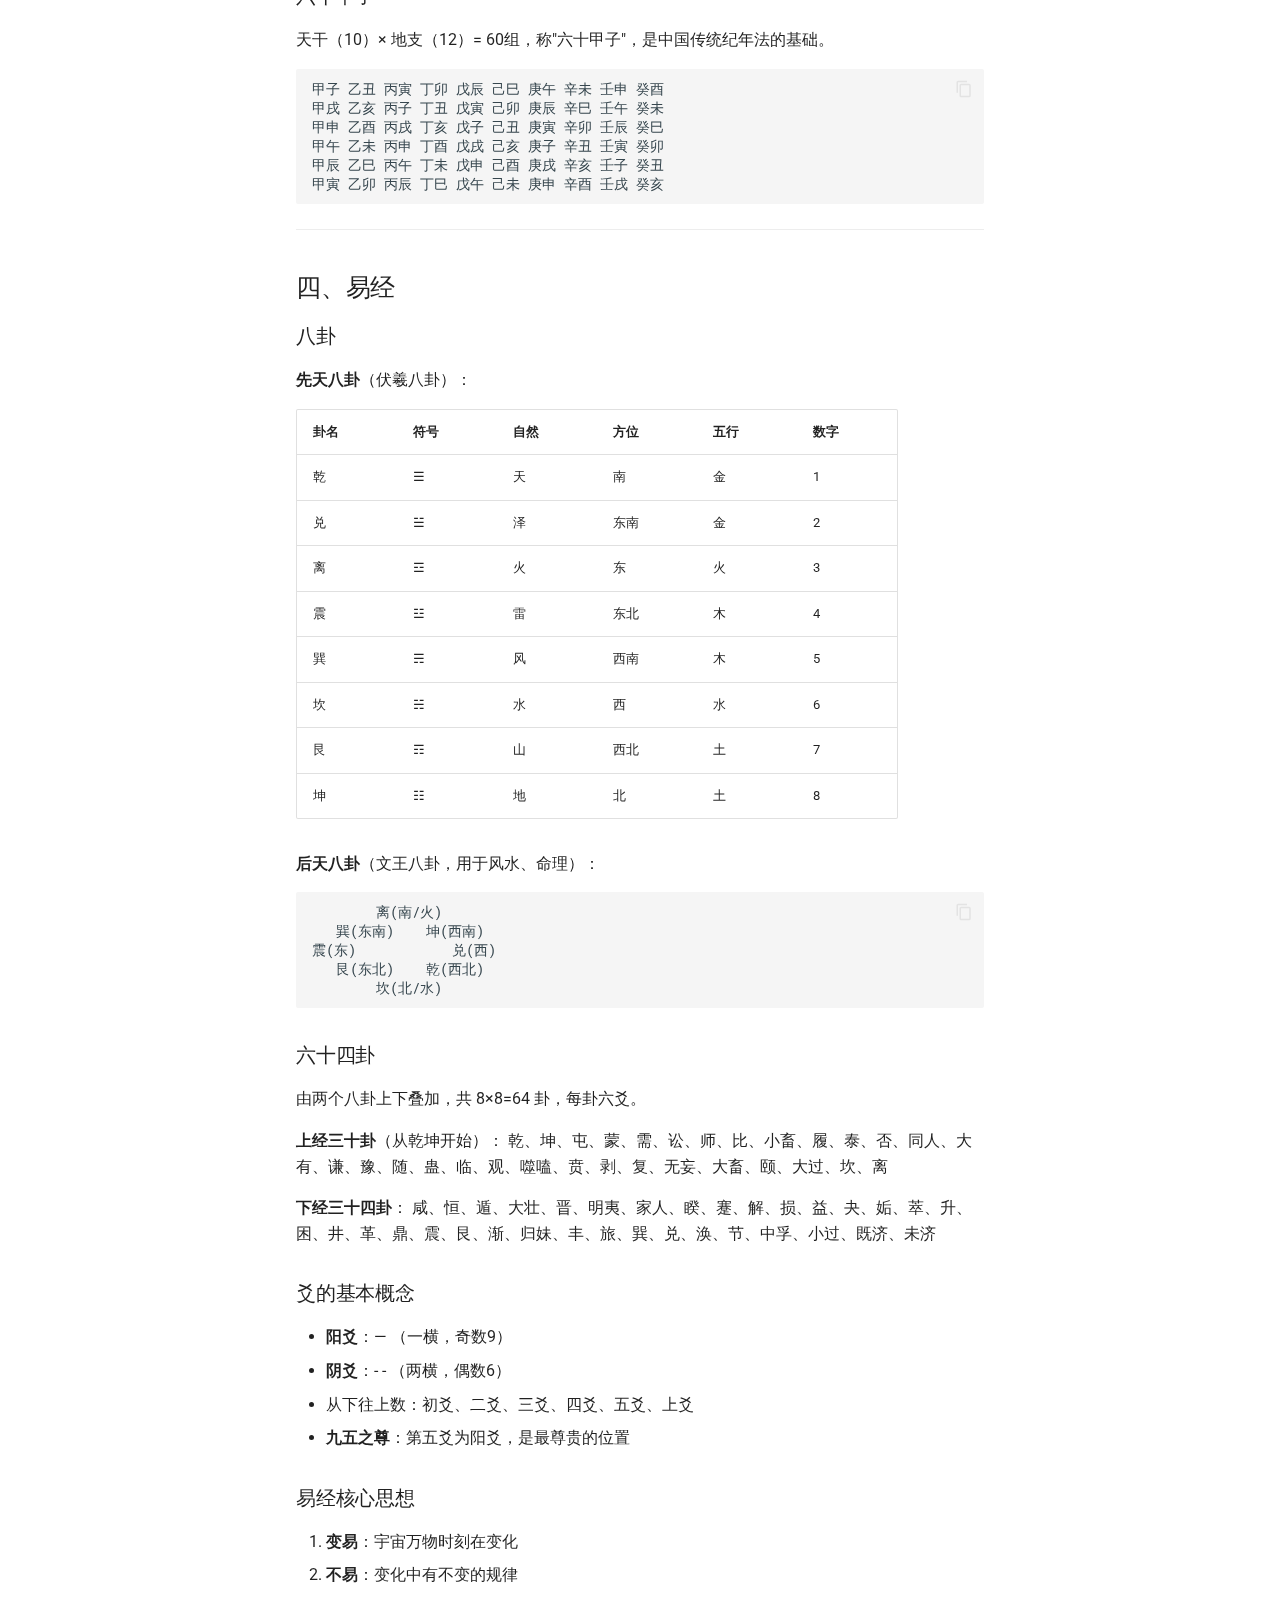
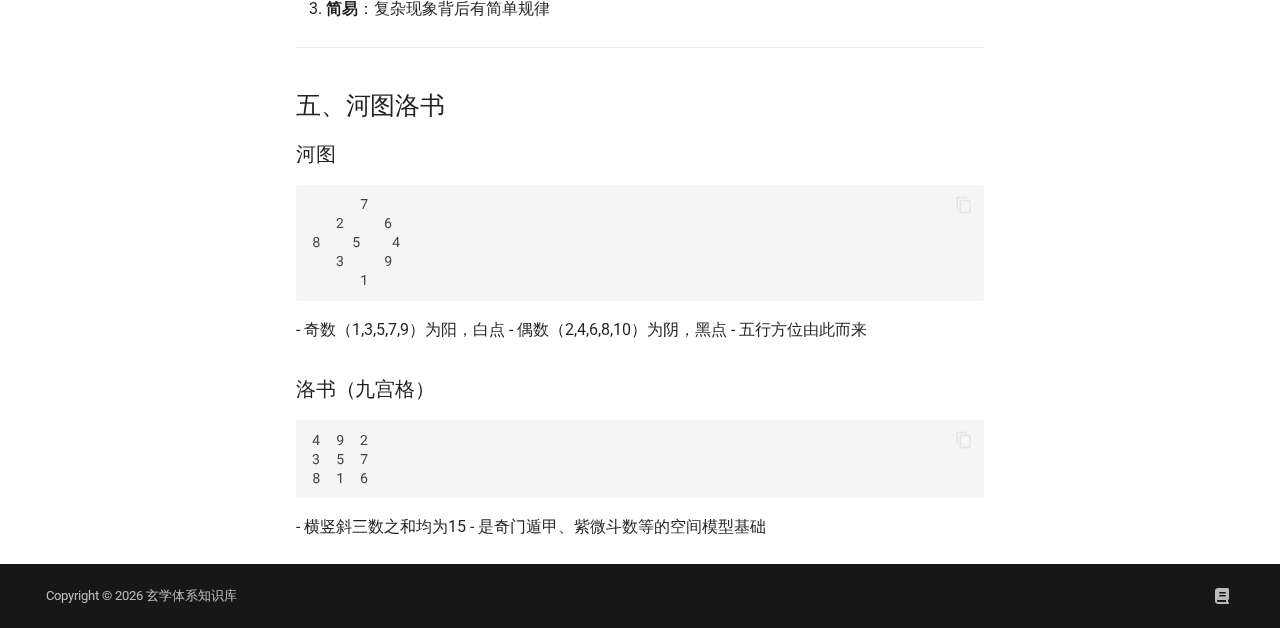
<file: site/01_根基理论/index.html>
<!doctype html>
<html lang="zh" class="no-js">
  <head>
    
      <meta charset="utf-8">
      <meta name="viewport" content="width=device-width,initial-scale=1">
      
        <meta name="description" content="中国传统玄学知识体系完整文档">
      
      
        <meta name="author" content="Alfred">
      
      
      
        <link rel="prev" href="..">
      
      
        <link rel="next" href="../02_%E5%91%BD%E7%90%86%E5%AD%A6/">
      
      
      <link rel="icon" href="../assets/images/favicon.png">
      <meta name="generator" content="mkdocs-1.6.1, mkdocs-material-9.6.21">
    
    
      
        <title>根基理论 - 玄学体系知识库</title>
      
    
    
      <link rel="stylesheet" href="../assets/stylesheets/main.2a3383ac.min.css">
      
        
        <link rel="stylesheet" href="../assets/stylesheets/palette.06af60db.min.css">
      
      


    
    
      
    
    
      
        
        
        <link rel="preconnect" href="https://fonts.gstatic.com" crossorigin>
        <link rel="stylesheet" href="https://fonts.googleapis.com/css?family=Roboto:300,300i,400,400i,700,700i%7CRoboto+Mono:400,400i,700,700i&display=fallback">
        <style>:root{--md-text-font:"Roboto";--md-code-font:"Roboto Mono"}</style>
      
    
    
    <script>__md_scope=new URL("..",location),__md_hash=e=>[...e].reduce(((e,_)=>(e<<5)-e+_.charCodeAt(0)),0),__md_get=(e,_=localStorage,t=__md_scope)=>JSON.parse(_.getItem(t.pathname+"."+e)),__md_set=(e,_,t=localStorage,a=__md_scope)=>{try{t.setItem(a.pathname+"."+e,JSON.stringify(_))}catch(e){}}</script>
    
      

    
    
    
  </head>
  
  
    
    
      
    
    
    
    
    <body dir="ltr" data-md-color-scheme="default" data-md-color-primary="indigo" data-md-color-accent="indigo">
  
    
    <input class="md-toggle" data-md-toggle="drawer" type="checkbox" id="__drawer" autocomplete="off">
    <input class="md-toggle" data-md-toggle="search" type="checkbox" id="__search" autocomplete="off">
    <label class="md-overlay" for="__drawer"></label>
    <div data-md-component="skip">
      
        
        <a href="#_1" class="md-skip">
          跳转至
        </a>
      
    </div>
    <div data-md-component="announce">
      
    </div>
    
    
      

<header class="md-header" data-md-component="header">
  <nav class="md-header__inner md-grid" aria-label="页眉">
    <a href=".." title="玄学体系知识库" class="md-header__button md-logo" aria-label="玄学体系知识库" data-md-component="logo">
      
  
  <svg xmlns="http://www.w3.org/2000/svg" viewBox="0 0 24 24"><path d="M12 8a3 3 0 0 0 3-3 3 3 0 0 0-3-3 3 3 0 0 0-3 3 3 3 0 0 0 3 3m0 3.54C9.64 9.35 6.5 8 3 8v11c3.5 0 6.64 1.35 9 3.54 2.36-2.19 5.5-3.54 9-3.54V8c-3.5 0-6.64 1.35-9 3.54"/></svg>

    </a>
    <label class="md-header__button md-icon" for="__drawer">
      
      <svg xmlns="http://www.w3.org/2000/svg" viewBox="0 0 24 24"><path d="M3 6h18v2H3zm0 5h18v2H3zm0 5h18v2H3z"/></svg>
    </label>
    <div class="md-header__title" data-md-component="header-title">
      <div class="md-header__ellipsis">
        <div class="md-header__topic">
          <span class="md-ellipsis">
            玄学体系知识库
          </span>
        </div>
        <div class="md-header__topic" data-md-component="header-topic">
          <span class="md-ellipsis">
            
              根基理论
            
          </span>
        </div>
      </div>
    </div>
    
      
        <form class="md-header__option" data-md-component="palette">
  
    
    
    
    <input class="md-option" data-md-color-media="" data-md-color-scheme="default" data-md-color-primary="indigo" data-md-color-accent="indigo"  aria-label="切换至深色模式"  type="radio" name="__palette" id="__palette_0">
    
      <label class="md-header__button md-icon" title="切换至深色模式" for="__palette_1" hidden>
        <svg xmlns="http://www.w3.org/2000/svg" viewBox="0 0 24 24"><path d="M12 8a4 4 0 0 0-4 4 4 4 0 0 0 4 4 4 4 0 0 0 4-4 4 4 0 0 0-4-4m0 10a6 6 0 0 1-6-6 6 6 0 0 1 6-6 6 6 0 0 1 6 6 6 6 0 0 1-6 6m8-9.31V4h-4.69L12 .69 8.69 4H4v4.69L.69 12 4 15.31V20h4.69L12 23.31 15.31 20H20v-4.69L23.31 12z"/></svg>
      </label>
    
  
    
    
    
    <input class="md-option" data-md-color-media="" data-md-color-scheme="slate" data-md-color-primary="indigo" data-md-color-accent="indigo"  aria-label="切换至浅色模式"  type="radio" name="__palette" id="__palette_1">
    
      <label class="md-header__button md-icon" title="切换至浅色模式" for="__palette_0" hidden>
        <svg xmlns="http://www.w3.org/2000/svg" viewBox="0 0 24 24"><path d="M12 18c-.89 0-1.74-.2-2.5-.55C11.56 16.5 13 14.42 13 12s-1.44-4.5-3.5-5.45C10.26 6.2 11.11 6 12 6a6 6 0 0 1 6 6 6 6 0 0 1-6 6m8-9.31V4h-4.69L12 .69 8.69 4H4v4.69L.69 12 4 15.31V20h4.69L12 23.31 15.31 20H20v-4.69L23.31 12z"/></svg>
      </label>
    
  
</form>
      
    
    
      <script>var palette=__md_get("__palette");if(palette&&palette.color){if("(prefers-color-scheme)"===palette.color.media){var media=matchMedia("(prefers-color-scheme: light)"),input=document.querySelector(media.matches?"[data-md-color-media='(prefers-color-scheme: light)']":"[data-md-color-media='(prefers-color-scheme: dark)']");palette.color.media=input.getAttribute("data-md-color-media"),palette.color.scheme=input.getAttribute("data-md-color-scheme"),palette.color.primary=input.getAttribute("data-md-color-primary"),palette.color.accent=input.getAttribute("data-md-color-accent")}for(var[key,value]of Object.entries(palette.color))document.body.setAttribute("data-md-color-"+key,value)}</script>
    
    
    
      
      
        <label class="md-header__button md-icon" for="__search">
          
          <svg xmlns="http://www.w3.org/2000/svg" viewBox="0 0 24 24"><path d="M9.5 3A6.5 6.5 0 0 1 16 9.5c0 1.61-.59 3.09-1.56 4.23l.27.27h.79l5 5-1.5 1.5-5-5v-.79l-.27-.27A6.52 6.52 0 0 1 9.5 16 6.5 6.5 0 0 1 3 9.5 6.5 6.5 0 0 1 9.5 3m0 2C7 5 5 7 5 9.5S7 14 9.5 14 14 12 14 9.5 12 5 9.5 5"/></svg>
        </label>
        <div class="md-search" data-md-component="search" role="dialog">
  <label class="md-search__overlay" for="__search"></label>
  <div class="md-search__inner" role="search">
    <form class="md-search__form" name="search">
      <input type="text" class="md-search__input" name="query" aria-label="搜索" placeholder="搜索" autocapitalize="off" autocorrect="off" autocomplete="off" spellcheck="false" data-md-component="search-query" required>
      <label class="md-search__icon md-icon" for="__search">
        
        <svg xmlns="http://www.w3.org/2000/svg" viewBox="0 0 24 24"><path d="M9.5 3A6.5 6.5 0 0 1 16 9.5c0 1.61-.59 3.09-1.56 4.23l.27.27h.79l5 5-1.5 1.5-5-5v-.79l-.27-.27A6.52 6.52 0 0 1 9.5 16 6.5 6.5 0 0 1 3 9.5 6.5 6.5 0 0 1 9.5 3m0 2C7 5 5 7 5 9.5S7 14 9.5 14 14 12 14 9.5 12 5 9.5 5"/></svg>
        
        <svg xmlns="http://www.w3.org/2000/svg" viewBox="0 0 24 24"><path d="M20 11v2H8l5.5 5.5-1.42 1.42L4.16 12l7.92-7.92L13.5 5.5 8 11z"/></svg>
      </label>
      <nav class="md-search__options" aria-label="查找">
        
        <button type="reset" class="md-search__icon md-icon" title="清空当前内容" aria-label="清空当前内容" tabindex="-1">
          
          <svg xmlns="http://www.w3.org/2000/svg" viewBox="0 0 24 24"><path d="M19 6.41 17.59 5 12 10.59 6.41 5 5 6.41 10.59 12 5 17.59 6.41 19 12 13.41 17.59 19 19 17.59 13.41 12z"/></svg>
        </button>
      </nav>
      
        <div class="md-search__suggest" data-md-component="search-suggest"></div>
      
    </form>
    <div class="md-search__output">
      <div class="md-search__scrollwrap" tabindex="0" data-md-scrollfix>
        <div class="md-search-result" data-md-component="search-result">
          <div class="md-search-result__meta">
            正在初始化搜索引擎
          </div>
          <ol class="md-search-result__list" role="presentation"></ol>
        </div>
      </div>
    </div>
  </div>
</div>
      
    
    
  </nav>
  
</header>
    
    <div class="md-container" data-md-component="container">
      
      
        
          
            
<nav class="md-tabs" aria-label="标签" data-md-component="tabs">
  <div class="md-grid">
    <ul class="md-tabs__list">
      
        
  
  
  
  
    <li class="md-tabs__item">
      <a href=".." class="md-tabs__link">
        
  
  
    
  
  首页

      </a>
    </li>
  

      
        
  
  
  
    
  
  
    <li class="md-tabs__item md-tabs__item--active">
      <a href="./" class="md-tabs__link">
        
  
  
    
  
  根基理论

      </a>
    </li>
  

      
        
  
  
  
  
    <li class="md-tabs__item">
      <a href="../02_%E5%91%BD%E7%90%86%E5%AD%A6/" class="md-tabs__link">
        
  
  
    
  
  命理学

      </a>
    </li>
  

      
        
  
  
  
  
    <li class="md-tabs__item">
      <a href="../03_%E9%A3%8E%E6%B0%B4%E5%AD%A6/" class="md-tabs__link">
        
  
  
    
  
  风水学

      </a>
    </li>
  

      
        
  
  
  
  
    <li class="md-tabs__item">
      <a href="../04_%E5%8D%A0%E5%8D%9C%E5%AD%A6/" class="md-tabs__link">
        
  
  
    
  
  占卜学

      </a>
    </li>
  

      
        
  
  
  
  
    <li class="md-tabs__item">
      <a href="../05_%E7%9B%B8%E5%AD%A6/" class="md-tabs__link">
        
  
  
    
  
  相学

      </a>
    </li>
  

      
        
  
  
  
  
    <li class="md-tabs__item">
      <a href="../06_%E6%8B%A9%E6%97%A5%E5%AD%A6/" class="md-tabs__link">
        
  
  
    
  
  择日学

      </a>
    </li>
  

      
    </ul>
  </div>
</nav>
          
        
      
      <main class="md-main" data-md-component="main">
        <div class="md-main__inner md-grid">
          
            
              
              <div class="md-sidebar md-sidebar--primary" data-md-component="sidebar" data-md-type="navigation" >
                <div class="md-sidebar__scrollwrap">
                  <div class="md-sidebar__inner">
                    


  


<nav class="md-nav md-nav--primary md-nav--lifted" aria-label="导航栏" data-md-level="0">
  <label class="md-nav__title" for="__drawer">
    <a href=".." title="玄学体系知识库" class="md-nav__button md-logo" aria-label="玄学体系知识库" data-md-component="logo">
      
  
  <svg xmlns="http://www.w3.org/2000/svg" viewBox="0 0 24 24"><path d="M12 8a3 3 0 0 0 3-3 3 3 0 0 0-3-3 3 3 0 0 0-3 3 3 3 0 0 0 3 3m0 3.54C9.64 9.35 6.5 8 3 8v11c3.5 0 6.64 1.35 9 3.54 2.36-2.19 5.5-3.54 9-3.54V8c-3.5 0-6.64 1.35-9 3.54"/></svg>

    </a>
    玄学体系知识库
  </label>
  
  <ul class="md-nav__list" data-md-scrollfix>
    
      
      
  
  
  
  
    <li class="md-nav__item">
      <a href=".." class="md-nav__link">
        
  
  
  <span class="md-ellipsis">
    首页
    
  </span>
  

      </a>
    </li>
  

    
      
      
  
  
    
  
  
  
    <li class="md-nav__item md-nav__item--active">
      
      <input class="md-nav__toggle md-toggle" type="checkbox" id="__toc">
      
      
        
      
      
        <label class="md-nav__link md-nav__link--active" for="__toc">
          
  
  
  <span class="md-ellipsis">
    根基理论
    
  </span>
  

          <span class="md-nav__icon md-icon"></span>
        </label>
      
      <a href="./" class="md-nav__link md-nav__link--active">
        
  
  
  <span class="md-ellipsis">
    根基理论
    
  </span>
  

      </a>
      
        

<nav class="md-nav md-nav--secondary" aria-label="目录">
  
  
  
    
  
  
    <label class="md-nav__title" for="__toc">
      <span class="md-nav__icon md-icon"></span>
      目录
    </label>
    <ul class="md-nav__list" data-md-component="toc" data-md-scrollfix>
      
        <li class="md-nav__item">
  <a href="#_2" class="md-nav__link">
    <span class="md-ellipsis">
      一、阴阳学说
    </span>
  </a>
  
    <nav class="md-nav" aria-label="一、阴阳学说">
      <ul class="md-nav__list">
        
          <li class="md-nav__item">
  <a href="#_3" class="md-nav__link">
    <span class="md-ellipsis">
      基本概念
    </span>
  </a>
  
</li>
        
          <li class="md-nav__item">
  <a href="#_4" class="md-nav__link">
    <span class="md-ellipsis">
      四大法则
    </span>
  </a>
  
</li>
        
          <li class="md-nav__item">
  <a href="#_5" class="md-nav__link">
    <span class="md-ellipsis">
      太极图解读
    </span>
  </a>
  
</li>
        
      </ul>
    </nav>
  
</li>
      
        <li class="md-nav__item">
  <a href="#_6" class="md-nav__link">
    <span class="md-ellipsis">
      二、五行学说
    </span>
  </a>
  
    <nav class="md-nav" aria-label="二、五行学说">
      <ul class="md-nav__list">
        
          <li class="md-nav__item">
  <a href="#_7" class="md-nav__link">
    <span class="md-ellipsis">
      五行属性
    </span>
  </a>
  
</li>
        
          <li class="md-nav__item">
  <a href="#_8" class="md-nav__link">
    <span class="md-ellipsis">
      五行生克关系
    </span>
  </a>
  
</li>
        
          <li class="md-nav__item">
  <a href="#_9" class="md-nav__link">
    <span class="md-ellipsis">
      五行与数字
    </span>
  </a>
  
</li>
        
      </ul>
    </nav>
  
</li>
      
        <li class="md-nav__item">
  <a href="#_10" class="md-nav__link">
    <span class="md-ellipsis">
      三、天干地支
    </span>
  </a>
  
    <nav class="md-nav" aria-label="三、天干地支">
      <ul class="md-nav__list">
        
          <li class="md-nav__item">
  <a href="#_11" class="md-nav__link">
    <span class="md-ellipsis">
      十天干
    </span>
  </a>
  
</li>
        
          <li class="md-nav__item">
  <a href="#_12" class="md-nav__link">
    <span class="md-ellipsis">
      十二地支
    </span>
  </a>
  
</li>
        
          <li class="md-nav__item">
  <a href="#_13" class="md-nav__link">
    <span class="md-ellipsis">
      地支藏干（地支中暗藏的天干）
    </span>
  </a>
  
</li>
        
          <li class="md-nav__item">
  <a href="#_14" class="md-nav__link">
    <span class="md-ellipsis">
      地支合
    </span>
  </a>
  
</li>
        
          <li class="md-nav__item">
  <a href="#_15" class="md-nav__link">
    <span class="md-ellipsis">
      地支三合局
    </span>
  </a>
  
</li>
        
          <li class="md-nav__item">
  <a href="#_16" class="md-nav__link">
    <span class="md-ellipsis">
      地支三会方
    </span>
  </a>
  
</li>
        
          <li class="md-nav__item">
  <a href="#_17" class="md-nav__link">
    <span class="md-ellipsis">
      地支六冲
    </span>
  </a>
  
</li>
        
          <li class="md-nav__item">
  <a href="#_18" class="md-nav__link">
    <span class="md-ellipsis">
      地支六害（六穿）
    </span>
  </a>
  
</li>
        
          <li class="md-nav__item">
  <a href="#_19" class="md-nav__link">
    <span class="md-ellipsis">
      地支六刑
    </span>
  </a>
  
</li>
        
          <li class="md-nav__item">
  <a href="#_20" class="md-nav__link">
    <span class="md-ellipsis">
      六十甲子
    </span>
  </a>
  
</li>
        
      </ul>
    </nav>
  
</li>
      
        <li class="md-nav__item">
  <a href="#_21" class="md-nav__link">
    <span class="md-ellipsis">
      四、易经
    </span>
  </a>
  
    <nav class="md-nav" aria-label="四、易经">
      <ul class="md-nav__list">
        
          <li class="md-nav__item">
  <a href="#_22" class="md-nav__link">
    <span class="md-ellipsis">
      八卦
    </span>
  </a>
  
</li>
        
          <li class="md-nav__item">
  <a href="#_23" class="md-nav__link">
    <span class="md-ellipsis">
      六十四卦
    </span>
  </a>
  
</li>
        
          <li class="md-nav__item">
  <a href="#_24" class="md-nav__link">
    <span class="md-ellipsis">
      爻的基本概念
    </span>
  </a>
  
</li>
        
          <li class="md-nav__item">
  <a href="#_25" class="md-nav__link">
    <span class="md-ellipsis">
      易经核心思想
    </span>
  </a>
  
</li>
        
      </ul>
    </nav>
  
</li>
      
        <li class="md-nav__item">
  <a href="#_26" class="md-nav__link">
    <span class="md-ellipsis">
      五、河图洛书
    </span>
  </a>
  
    <nav class="md-nav" aria-label="五、河图洛书">
      <ul class="md-nav__list">
        
          <li class="md-nav__item">
  <a href="#_27" class="md-nav__link">
    <span class="md-ellipsis">
      河图
    </span>
  </a>
  
</li>
        
          <li class="md-nav__item">
  <a href="#_28" class="md-nav__link">
    <span class="md-ellipsis">
      洛书（九宫格）
    </span>
  </a>
  
</li>
        
      </ul>
    </nav>
  
</li>
      
    </ul>
  
</nav>
      
    </li>
  

    
      
      
  
  
  
  
    <li class="md-nav__item">
      <a href="../02_%E5%91%BD%E7%90%86%E5%AD%A6/" class="md-nav__link">
        
  
  
  <span class="md-ellipsis">
    命理学
    
  </span>
  

      </a>
    </li>
  

    
      
      
  
  
  
  
    <li class="md-nav__item">
      <a href="../03_%E9%A3%8E%E6%B0%B4%E5%AD%A6/" class="md-nav__link">
        
  
  
  <span class="md-ellipsis">
    风水学
    
  </span>
  

      </a>
    </li>
  

    
      
      
  
  
  
  
    <li class="md-nav__item">
      <a href="../04_%E5%8D%A0%E5%8D%9C%E5%AD%A6/" class="md-nav__link">
        
  
  
  <span class="md-ellipsis">
    占卜学
    
  </span>
  

      </a>
    </li>
  

    
      
      
  
  
  
  
    <li class="md-nav__item">
      <a href="../05_%E7%9B%B8%E5%AD%A6/" class="md-nav__link">
        
  
  
  <span class="md-ellipsis">
    相学
    
  </span>
  

      </a>
    </li>
  

    
      
      
  
  
  
  
    <li class="md-nav__item">
      <a href="../06_%E6%8B%A9%E6%97%A5%E5%AD%A6/" class="md-nav__link">
        
  
  
  <span class="md-ellipsis">
    择日学
    
  </span>
  

      </a>
    </li>
  

    
  </ul>
</nav>
                  </div>
                </div>
              </div>
            
            
              
              <div class="md-sidebar md-sidebar--secondary" data-md-component="sidebar" data-md-type="toc" >
                <div class="md-sidebar__scrollwrap">
                  <div class="md-sidebar__inner">
                    

<nav class="md-nav md-nav--secondary" aria-label="目录">
  
  
  
    
  
  
    <label class="md-nav__title" for="__toc">
      <span class="md-nav__icon md-icon"></span>
      目录
    </label>
    <ul class="md-nav__list" data-md-component="toc" data-md-scrollfix>
      
        <li class="md-nav__item">
  <a href="#_2" class="md-nav__link">
    <span class="md-ellipsis">
      一、阴阳学说
    </span>
  </a>
  
    <nav class="md-nav" aria-label="一、阴阳学说">
      <ul class="md-nav__list">
        
          <li class="md-nav__item">
  <a href="#_3" class="md-nav__link">
    <span class="md-ellipsis">
      基本概念
    </span>
  </a>
  
</li>
        
          <li class="md-nav__item">
  <a href="#_4" class="md-nav__link">
    <span class="md-ellipsis">
      四大法则
    </span>
  </a>
  
</li>
        
          <li class="md-nav__item">
  <a href="#_5" class="md-nav__link">
    <span class="md-ellipsis">
      太极图解读
    </span>
  </a>
  
</li>
        
      </ul>
    </nav>
  
</li>
      
        <li class="md-nav__item">
  <a href="#_6" class="md-nav__link">
    <span class="md-ellipsis">
      二、五行学说
    </span>
  </a>
  
    <nav class="md-nav" aria-label="二、五行学说">
      <ul class="md-nav__list">
        
          <li class="md-nav__item">
  <a href="#_7" class="md-nav__link">
    <span class="md-ellipsis">
      五行属性
    </span>
  </a>
  
</li>
        
          <li class="md-nav__item">
  <a href="#_8" class="md-nav__link">
    <span class="md-ellipsis">
      五行生克关系
    </span>
  </a>
  
</li>
        
          <li class="md-nav__item">
  <a href="#_9" class="md-nav__link">
    <span class="md-ellipsis">
      五行与数字
    </span>
  </a>
  
</li>
        
      </ul>
    </nav>
  
</li>
      
        <li class="md-nav__item">
  <a href="#_10" class="md-nav__link">
    <span class="md-ellipsis">
      三、天干地支
    </span>
  </a>
  
    <nav class="md-nav" aria-label="三、天干地支">
      <ul class="md-nav__list">
        
          <li class="md-nav__item">
  <a href="#_11" class="md-nav__link">
    <span class="md-ellipsis">
      十天干
    </span>
  </a>
  
</li>
        
          <li class="md-nav__item">
  <a href="#_12" class="md-nav__link">
    <span class="md-ellipsis">
      十二地支
    </span>
  </a>
  
</li>
        
          <li class="md-nav__item">
  <a href="#_13" class="md-nav__link">
    <span class="md-ellipsis">
      地支藏干（地支中暗藏的天干）
    </span>
  </a>
  
</li>
        
          <li class="md-nav__item">
  <a href="#_14" class="md-nav__link">
    <span class="md-ellipsis">
      地支合
    </span>
  </a>
  
</li>
        
          <li class="md-nav__item">
  <a href="#_15" class="md-nav__link">
    <span class="md-ellipsis">
      地支三合局
    </span>
  </a>
  
</li>
        
          <li class="md-nav__item">
  <a href="#_16" class="md-nav__link">
    <span class="md-ellipsis">
      地支三会方
    </span>
  </a>
  
</li>
        
          <li class="md-nav__item">
  <a href="#_17" class="md-nav__link">
    <span class="md-ellipsis">
      地支六冲
    </span>
  </a>
  
</li>
        
          <li class="md-nav__item">
  <a href="#_18" class="md-nav__link">
    <span class="md-ellipsis">
      地支六害（六穿）
    </span>
  </a>
  
</li>
        
          <li class="md-nav__item">
  <a href="#_19" class="md-nav__link">
    <span class="md-ellipsis">
      地支六刑
    </span>
  </a>
  
</li>
        
          <li class="md-nav__item">
  <a href="#_20" class="md-nav__link">
    <span class="md-ellipsis">
      六十甲子
    </span>
  </a>
  
</li>
        
      </ul>
    </nav>
  
</li>
      
        <li class="md-nav__item">
  <a href="#_21" class="md-nav__link">
    <span class="md-ellipsis">
      四、易经
    </span>
  </a>
  
    <nav class="md-nav" aria-label="四、易经">
      <ul class="md-nav__list">
        
          <li class="md-nav__item">
  <a href="#_22" class="md-nav__link">
    <span class="md-ellipsis">
      八卦
    </span>
  </a>
  
</li>
        
          <li class="md-nav__item">
  <a href="#_23" class="md-nav__link">
    <span class="md-ellipsis">
      六十四卦
    </span>
  </a>
  
</li>
        
          <li class="md-nav__item">
  <a href="#_24" class="md-nav__link">
    <span class="md-ellipsis">
      爻的基本概念
    </span>
  </a>
  
</li>
        
          <li class="md-nav__item">
  <a href="#_25" class="md-nav__link">
    <span class="md-ellipsis">
      易经核心思想
    </span>
  </a>
  
</li>
        
      </ul>
    </nav>
  
</li>
      
        <li class="md-nav__item">
  <a href="#_26" class="md-nav__link">
    <span class="md-ellipsis">
      五、河图洛书
    </span>
  </a>
  
    <nav class="md-nav" aria-label="五、河图洛书">
      <ul class="md-nav__list">
        
          <li class="md-nav__item">
  <a href="#_27" class="md-nav__link">
    <span class="md-ellipsis">
      河图
    </span>
  </a>
  
</li>
        
          <li class="md-nav__item">
  <a href="#_28" class="md-nav__link">
    <span class="md-ellipsis">
      洛书（九宫格）
    </span>
  </a>
  
</li>
        
      </ul>
    </nav>
  
</li>
      
    </ul>
  
</nav>
                  </div>
                </div>
              </div>
            
          
          
            <div class="md-content" data-md-component="content">
              <article class="md-content__inner md-typeset">
                
                  



<h1 id="_1">根基理论<a class="headerlink" href="#_1" title="Permanent link">&para;</a></h1>
<p>玄学所有分支的底层逻辑，必须先掌握这些基础才能学习其他分支。</p>
<hr />
<h2 id="_2">一、阴阳学说<a class="headerlink" href="#_2" title="Permanent link">&para;</a></h2>
<h3 id="_3">基本概念<a class="headerlink" href="#_3" title="Permanent link">&para;</a></h3>
<p>阴阳是描述宇宙万物对立统一关系的哲学模型。</p>
<table>
<thead>
<tr>
<th>阳</th>
<th>阴</th>
</tr>
</thead>
<tbody>
<tr>
<td>天</td>
<td>地</td>
</tr>
<tr>
<td>日</td>
<td>月</td>
</tr>
<tr>
<td>火</td>
<td>水</td>
</tr>
<tr>
<td>动</td>
<td>静</td>
</tr>
<tr>
<td>刚</td>
<td>柔</td>
</tr>
<tr>
<td>男</td>
<td>女</td>
</tr>
<tr>
<td>明</td>
<td>暗</td>
</tr>
<tr>
<td>热</td>
<td>寒</td>
</tr>
</tbody>
</table>
<h3 id="_4">四大法则<a class="headerlink" href="#_4" title="Permanent link">&para;</a></h3>
<ol>
<li><strong>对立</strong>：阴阳相互对立，如寒热、明暗</li>
<li><strong>互根</strong>：阴阳互为根本，孤阴不生，独阳不长</li>
<li><strong>消长</strong>：阴阳处于动态平衡，此消彼长</li>
<li><strong>转化</strong>：阴阳在一定条件下可以相互转化，"物极必反"</li>
</ol>
<h3 id="_5">太极图解读<a class="headerlink" href="#_5" title="Permanent link">&para;</a></h3>
<div class="highlight"><pre><span></span><code>    ╭──────╮
   ╱  阳(白) ╲
  │  ●(阴鱼眼) │
  │            │
  │  ○(阳鱼眼) │
   ╲  阴(黑) ╱
    ╰──────╯
</code></pre></div>
<ul>
<li>白鱼中有黑点：阳中有阴</li>
<li>黑鱼中有白点：阴中有阳</li>
<li>整体圆形：循环往复，无始无终</li>
</ul>
<hr />
<h2 id="_6">二、五行学说<a class="headerlink" href="#_6" title="Permanent link">&para;</a></h2>
<h3 id="_7">五行属性<a class="headerlink" href="#_7" title="Permanent link">&para;</a></h3>
<table>
<thead>
<tr>
<th>五行</th>
<th>方位</th>
<th>季节</th>
<th>颜色</th>
<th>数字</th>
<th>脏腑</th>
<th>情志</th>
</tr>
</thead>
<tbody>
<tr>
<td>木</td>
<td>东</td>
<td>春</td>
<td>青绿</td>
<td>3、8</td>
<td>肝胆</td>
<td>怒</td>
</tr>
<tr>
<td>火</td>
<td>南</td>
<td>夏</td>
<td>红</td>
<td>2、7</td>
<td>心小肠</td>
<td>喜</td>
</tr>
<tr>
<td>土</td>
<td>中</td>
<td>长夏</td>
<td>黄</td>
<td>5、10</td>
<td>脾胃</td>
<td>思</td>
</tr>
<tr>
<td>金</td>
<td>西</td>
<td>秋</td>
<td>白</td>
<td>4、9</td>
<td>肺大肠</td>
<td>悲</td>
</tr>
<tr>
<td>水</td>
<td>北</td>
<td>冬</td>
<td>黑</td>
<td>1、6</td>
<td>肾膀胱</td>
<td>恐</td>
</tr>
</tbody>
</table>
<h3 id="_8">五行生克关系<a class="headerlink" href="#_8" title="Permanent link">&para;</a></h3>
<p><strong>相生</strong>（促进、滋养）：
<div class="highlight"><pre><span></span><code>木 → 火 → 土 → 金 → 水 → 木（循环）
</code></pre></div>
- 木生火：木燃烧生火
- 火生土：火燃烧成灰土
- 土生金：土中藏矿金
- 金生水：金属熔化似水，或金属遇冷凝水
- 水生木：水滋润树木生长</p>
<p><strong>相克</strong>（制约、克制）：
<div class="highlight"><pre><span></span><code>木 → 土 → 水 → 火 → 金 → 木（循环）
</code></pre></div>
- 木克土：树根穿透土壤
- 土克水：土能堤坝挡水
- 水克火：水能灭火
- 火克金：火能熔化金属
- 金克木：金属刀斧砍木</p>
<p><strong>相乘</strong>（过度克制，病态）：克制太过
<strong>相侮</strong>（反克，病态）：被克者反过来克制克者</p>
<h3 id="_9">五行与数字<a class="headerlink" href="#_9" title="Permanent link">&para;</a></h3>
<p>河图数：
- 天一生水，地六成之
- 地二生火，天七成之
- 天三生木，地八成之
- 地四生金，天九成之
- 天五生土，地十成之</p>
<hr />
<h2 id="_10">三、天干地支<a class="headerlink" href="#_10" title="Permanent link">&para;</a></h2>
<h3 id="_11">十天干<a class="headerlink" href="#_11" title="Permanent link">&para;</a></h3>
<table>
<thead>
<tr>
<th>天干</th>
<th>甲</th>
<th>乙</th>
<th>丙</th>
<th>丁</th>
<th>戊</th>
<th>己</th>
<th>庚</th>
<th>辛</th>
<th>壬</th>
<th>癸</th>
</tr>
</thead>
<tbody>
<tr>
<td>五行</td>
<td>木</td>
<td>木</td>
<td>火</td>
<td>火</td>
<td>土</td>
<td>土</td>
<td>金</td>
<td>金</td>
<td>水</td>
<td>水</td>
</tr>
<tr>
<td>阴阳</td>
<td>阳</td>
<td>阴</td>
<td>阳</td>
<td>阴</td>
<td>阳</td>
<td>阴</td>
<td>阳</td>
<td>阴</td>
<td>阳</td>
<td>阴</td>
</tr>
</tbody>
</table>
<h3 id="_12">十二地支<a class="headerlink" href="#_12" title="Permanent link">&para;</a></h3>
<table>
<thead>
<tr>
<th>地支</th>
<th>子</th>
<th>丑</th>
<th>寅</th>
<th>卯</th>
<th>辰</th>
<th>巳</th>
<th>午</th>
<th>未</th>
<th>申</th>
<th>酉</th>
<th>戌</th>
<th>亥</th>
</tr>
</thead>
<tbody>
<tr>
<td>五行</td>
<td>水</td>
<td>土</td>
<td>木</td>
<td>木</td>
<td>土</td>
<td>火</td>
<td>火</td>
<td>土</td>
<td>金</td>
<td>金</td>
<td>土</td>
<td>水</td>
</tr>
<tr>
<td>阴阳</td>
<td>阳</td>
<td>阴</td>
<td>阳</td>
<td>阴</td>
<td>阳</td>
<td>阴</td>
<td>阳</td>
<td>阴</td>
<td>阳</td>
<td>阴</td>
<td>阳</td>
<td>阴</td>
</tr>
<tr>
<td>生肖</td>
<td>鼠</td>
<td>牛</td>
<td>虎</td>
<td>兔</td>
<td>龙</td>
<td>蛇</td>
<td>马</td>
<td>羊</td>
<td>猴</td>
<td>鸡</td>
<td>狗</td>
<td>猪</td>
</tr>
<tr>
<td>时辰</td>
<td>23-1</td>
<td>1-3</td>
<td>3-5</td>
<td>5-7</td>
<td>7-9</td>
<td>9-11</td>
<td>11-13</td>
<td>13-15</td>
<td>15-17</td>
<td>17-19</td>
<td>19-21</td>
<td>21-23</td>
</tr>
<tr>
<td>月份</td>
<td>11月</td>
<td>12月</td>
<td>1月</td>
<td>2月</td>
<td>3月</td>
<td>4月</td>
<td>5月</td>
<td>6月</td>
<td>7月</td>
<td>8月</td>
<td>9月</td>
<td>10月</td>
</tr>
</tbody>
</table>
<h3 id="_13">地支藏干（地支中暗藏的天干）<a class="headerlink" href="#_13" title="Permanent link">&para;</a></h3>
<table>
<thead>
<tr>
<th>地支</th>
<th>主气</th>
<th>中气</th>
<th>余气</th>
</tr>
</thead>
<tbody>
<tr>
<td>子</td>
<td>癸</td>
<td>—</td>
<td>—</td>
</tr>
<tr>
<td>丑</td>
<td>己</td>
<td>癸</td>
<td>辛</td>
</tr>
<tr>
<td>寅</td>
<td>甲</td>
<td>丙</td>
<td>戊</td>
</tr>
<tr>
<td>卯</td>
<td>乙</td>
<td>—</td>
<td>—</td>
</tr>
<tr>
<td>辰</td>
<td>戊</td>
<td>乙</td>
<td>癸</td>
</tr>
<tr>
<td>巳</td>
<td>丙</td>
<td>庚</td>
<td>戊</td>
</tr>
<tr>
<td>午</td>
<td>丁</td>
<td>己</td>
<td>—</td>
</tr>
<tr>
<td>未</td>
<td>己</td>
<td>丁</td>
<td>乙</td>
</tr>
<tr>
<td>申</td>
<td>庚</td>
<td>壬</td>
<td>戊</td>
</tr>
<tr>
<td>酉</td>
<td>辛</td>
<td>—</td>
<td>—</td>
</tr>
<tr>
<td>戌</td>
<td>戊</td>
<td>辛</td>
<td>丁</td>
</tr>
<tr>
<td>亥</td>
<td>壬</td>
<td>甲</td>
<td>—</td>
</tr>
</tbody>
</table>
<h3 id="_14">地支合<a class="headerlink" href="#_14" title="Permanent link">&para;</a></h3>
<div class="highlight"><pre><span></span><code>子合丑（土）  寅合亥（木）  卯合戌（火）
辰合酉（金）  巳合申（水）  午合未（土）
</code></pre></div>
<h3 id="_15">地支三合局<a class="headerlink" href="#_15" title="Permanent link">&para;</a></h3>
<div class="highlight"><pre><span></span><code>申子辰 → 合水局
亥卯未 → 合木局
寅午戌 → 合火局
巳酉丑 → 合金局
</code></pre></div>
<h3 id="_16">地支三会方<a class="headerlink" href="#_16" title="Permanent link">&para;</a></h3>
<div class="highlight"><pre><span></span><code>寅卯辰 → 东方木局
巳午未 → 南方火局
申酉戌 → 西方金局
亥子丑 → 北方水局
</code></pre></div>
<h3 id="_17">地支六冲<a class="headerlink" href="#_17" title="Permanent link">&para;</a></h3>
<div class="highlight"><pre><span></span><code>子冲午  丑冲未  寅冲申
卯冲酉  辰冲戌  巳冲亥
</code></pre></div>
<h3 id="_18">地支六害（六穿）<a class="headerlink" href="#_18" title="Permanent link">&para;</a></h3>
<div class="highlight"><pre><span></span><code>子害未  丑害午  寅害巳
卯害辰  申害亥  酉害戌
</code></pre></div>
<h3 id="_19">地支六刑<a class="headerlink" href="#_19" title="Permanent link">&para;</a></h3>
<div class="highlight"><pre><span></span><code>寅刑巳、巳刑申、申刑寅（无恩之刑）
丑刑戌、戌刑未、未刑丑（持势之刑）
子刑卯、卯刑子（无礼之刑）
辰刑辰、午刑午、酉刑酉、亥刑亥（自刑）
</code></pre></div>
<h3 id="_20">六十甲子<a class="headerlink" href="#_20" title="Permanent link">&para;</a></h3>
<p>天干（10）× 地支（12）= 60组，称"六十甲子"，是中国传统纪年法的基础。</p>
<div class="highlight"><pre><span></span><code>甲子 乙丑 丙寅 丁卯 戊辰 己巳 庚午 辛未 壬申 癸酉
甲戌 乙亥 丙子 丁丑 戊寅 己卯 庚辰 辛巳 壬午 癸未
甲申 乙酉 丙戌 丁亥 戊子 己丑 庚寅 辛卯 壬辰 癸巳
甲午 乙未 丙申 丁酉 戊戌 己亥 庚子 辛丑 壬寅 癸卯
甲辰 乙巳 丙午 丁未 戊申 己酉 庚戌 辛亥 壬子 癸丑
甲寅 乙卯 丙辰 丁巳 戊午 己未 庚申 辛酉 壬戌 癸亥
</code></pre></div>
<hr />
<h2 id="_21">四、易经<a class="headerlink" href="#_21" title="Permanent link">&para;</a></h2>
<h3 id="_22">八卦<a class="headerlink" href="#_22" title="Permanent link">&para;</a></h3>
<p><strong>先天八卦</strong>（伏羲八卦）：</p>
<table>
<thead>
<tr>
<th>卦名</th>
<th>符号</th>
<th>自然</th>
<th>方位</th>
<th>五行</th>
<th>数字</th>
</tr>
</thead>
<tbody>
<tr>
<td>乾</td>
<td>☰</td>
<td>天</td>
<td>南</td>
<td>金</td>
<td>1</td>
</tr>
<tr>
<td>兑</td>
<td>☱</td>
<td>泽</td>
<td>东南</td>
<td>金</td>
<td>2</td>
</tr>
<tr>
<td>离</td>
<td>☲</td>
<td>火</td>
<td>东</td>
<td>火</td>
<td>3</td>
</tr>
<tr>
<td>震</td>
<td>☳</td>
<td>雷</td>
<td>东北</td>
<td>木</td>
<td>4</td>
</tr>
<tr>
<td>巽</td>
<td>☴</td>
<td>风</td>
<td>西南</td>
<td>木</td>
<td>5</td>
</tr>
<tr>
<td>坎</td>
<td>☵</td>
<td>水</td>
<td>西</td>
<td>水</td>
<td>6</td>
</tr>
<tr>
<td>艮</td>
<td>☶</td>
<td>山</td>
<td>西北</td>
<td>土</td>
<td>7</td>
</tr>
<tr>
<td>坤</td>
<td>☷</td>
<td>地</td>
<td>北</td>
<td>土</td>
<td>8</td>
</tr>
</tbody>
</table>
<p><strong>后天八卦</strong>（文王八卦，用于风水、命理）：</p>
<div class="highlight"><pre><span></span><code>        离(南/火)
   巽(东南)    坤(西南)
震(东)            兑(西)
   艮(东北)    乾(西北)
        坎(北/水)
</code></pre></div>
<h3 id="_23">六十四卦<a class="headerlink" href="#_23" title="Permanent link">&para;</a></h3>
<p>由两个八卦上下叠加，共 8×8=64 卦，每卦六爻。</p>
<p><strong>上经三十卦</strong>（从乾坤开始）：
乾、坤、屯、蒙、需、讼、师、比、小畜、履、泰、否、同人、大有、谦、豫、随、蛊、临、观、噬嗑、贲、剥、复、无妄、大畜、颐、大过、坎、离</p>
<p><strong>下经三十四卦</strong>：
咸、恒、遁、大壮、晋、明夷、家人、睽、蹇、解、损、益、夬、姤、萃、升、困、井、革、鼎、震、艮、渐、归妹、丰、旅、巽、兑、涣、节、中孚、小过、既济、未济</p>
<h3 id="_24">爻的基本概念<a class="headerlink" href="#_24" title="Permanent link">&para;</a></h3>
<ul>
<li><strong>阳爻</strong>：— （一横，奇数9）</li>
<li><strong>阴爻</strong>：- - （两横，偶数6）</li>
<li>从下往上数：初爻、二爻、三爻、四爻、五爻、上爻</li>
<li><strong>九五之尊</strong>：第五爻为阳爻，是最尊贵的位置</li>
</ul>
<h3 id="_25">易经核心思想<a class="headerlink" href="#_25" title="Permanent link">&para;</a></h3>
<ol>
<li><strong>变易</strong>：宇宙万物时刻在变化</li>
<li><strong>不易</strong>：变化中有不变的规律</li>
<li><strong>简易</strong>：复杂现象背后有简单规律</li>
</ol>
<hr />
<h2 id="_26">五、河图洛书<a class="headerlink" href="#_26" title="Permanent link">&para;</a></h2>
<h3 id="_27">河图<a class="headerlink" href="#_27" title="Permanent link">&para;</a></h3>
<p><div class="highlight"><pre><span></span><code>      7
   2     6
8    5    4
   3     9
      1
</code></pre></div>
- 奇数（1,3,5,7,9）为阳，白点
- 偶数（2,4,6,8,10）为阴，黑点
- 五行方位由此而来</p>
<h3 id="_28">洛书（九宫格）<a class="headerlink" href="#_28" title="Permanent link">&para;</a></h3>
<p><div class="highlight"><pre><span></span><code>4  9  2
3  5  7
8  1  6
</code></pre></div>
- 横竖斜三数之和均为15
- 是奇门遁甲、紫微斗数等的空间模型基础</p>












                
              </article>
            </div>
          
          
<script>var target=document.getElementById(location.hash.slice(1));target&&target.name&&(target.checked=target.name.startsWith("__tabbed_"))</script>
        </div>
        
          <button type="button" class="md-top md-icon" data-md-component="top" hidden>
  
  <svg xmlns="http://www.w3.org/2000/svg" viewBox="0 0 24 24"><path d="M13 20h-2V8l-5.5 5.5-1.42-1.42L12 4.16l7.92 7.92-1.42 1.42L13 8z"/></svg>
  回到页面顶部
</button>
        
      </main>
      
        <footer class="md-footer">
  
  <div class="md-footer-meta md-typeset">
    <div class="md-footer-meta__inner md-grid">
      <div class="md-copyright">
  
    <div class="md-copyright__highlight">
      Copyright &copy; 2026 玄学体系知识库
    </div>
  
  
</div>
      
        
<div class="md-social">
  
    
    
    
    
    <a href="https://github.com" target="_blank" rel="noopener" title="玄学知识库" class="md-social__link">
      <svg xmlns="http://www.w3.org/2000/svg" viewBox="0 0 448 512"><!--! Font Awesome Free 7.0.1 by @fontawesome - https://fontawesome.com License - https://fontawesome.com/license/free (Icons: CC BY 4.0, Fonts: SIL OFL 1.1, Code: MIT License) Copyright 2025 Fonticons, Inc.--><path d="M384 512H96c-53 0-96-43-96-96V96C0 43 43 0 96 0h304c26.5 0 48 21.5 48 48v288c0 20.9-13.4 38.7-32 45.3V448c17.7 0 32 14.3 32 32s-14.3 32-32 32zM96 384c-17.7 0-32 14.3-32 32s14.3 32 32 32h256v-64zm32-232c0 13.3 10.7 24 24 24h176c13.3 0 24-10.7 24-24s-10.7-24-24-24H152c-13.3 0-24 10.7-24 24m24 72c-13.3 0-24 10.7-24 24s10.7 24 24 24h176c13.3 0 24-10.7 24-24s-10.7-24-24-24z"/></svg>
    </a>
  
</div>
      
    </div>
  </div>
</footer>
      
    </div>
    <div class="md-dialog" data-md-component="dialog">
      <div class="md-dialog__inner md-typeset"></div>
    </div>
    
    
    
      
      <script id="__config" type="application/json">{"base": "..", "features": ["navigation.instant", "navigation.tracking", "navigation.tabs", "navigation.sections", "navigation.expand", "navigation.top", "search.suggest", "search.highlight", "content.code.copy", "toc.follow"], "search": "../assets/javascripts/workers/search.973d3a69.min.js", "tags": null, "translations": {"clipboard.copied": "\u5df2\u590d\u5236", "clipboard.copy": "\u590d\u5236", "search.result.more.one": "\u5728\u8be5\u9875\u4e0a\u8fd8\u6709 1 \u4e2a\u7b26\u5408\u6761\u4ef6\u7684\u7ed3\u679c", "search.result.more.other": "\u5728\u8be5\u9875\u4e0a\u8fd8\u6709 # \u4e2a\u7b26\u5408\u6761\u4ef6\u7684\u7ed3\u679c", "search.result.none": "\u6ca1\u6709\u627e\u5230\u7b26\u5408\u6761\u4ef6\u7684\u7ed3\u679c", "search.result.one": "\u627e\u5230 1 \u4e2a\u7b26\u5408\u6761\u4ef6\u7684\u7ed3\u679c", "search.result.other": "# \u4e2a\u7b26\u5408\u6761\u4ef6\u7684\u7ed3\u679c", "search.result.placeholder": "\u952e\u5165\u4ee5\u5f00\u59cb\u641c\u7d22", "search.result.term.missing": "\u7f3a\u5c11", "select.version": "\u9009\u62e9\u5f53\u524d\u7248\u672c"}, "version": null}</script>
    
    
      <script src="../assets/javascripts/bundle.f55a23d4.min.js"></script>
      
    
  </body>
</html>
</file>
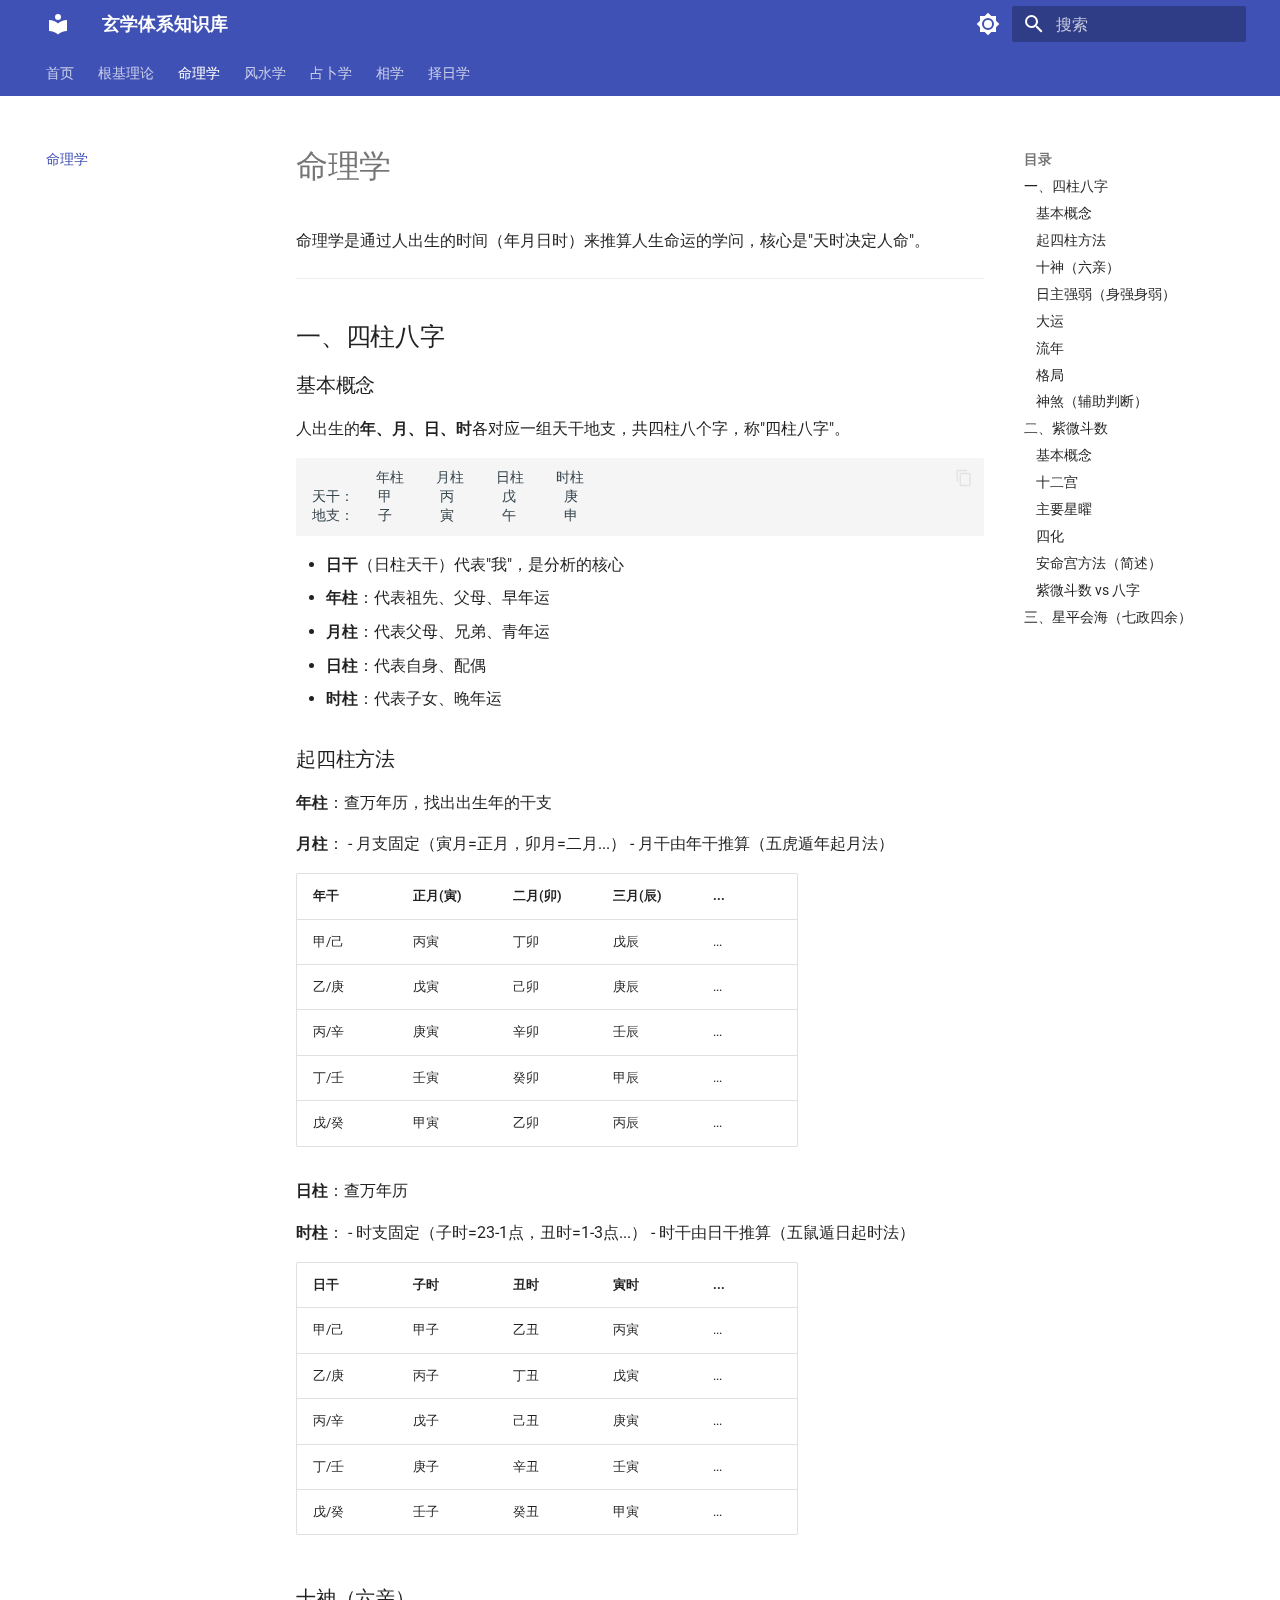
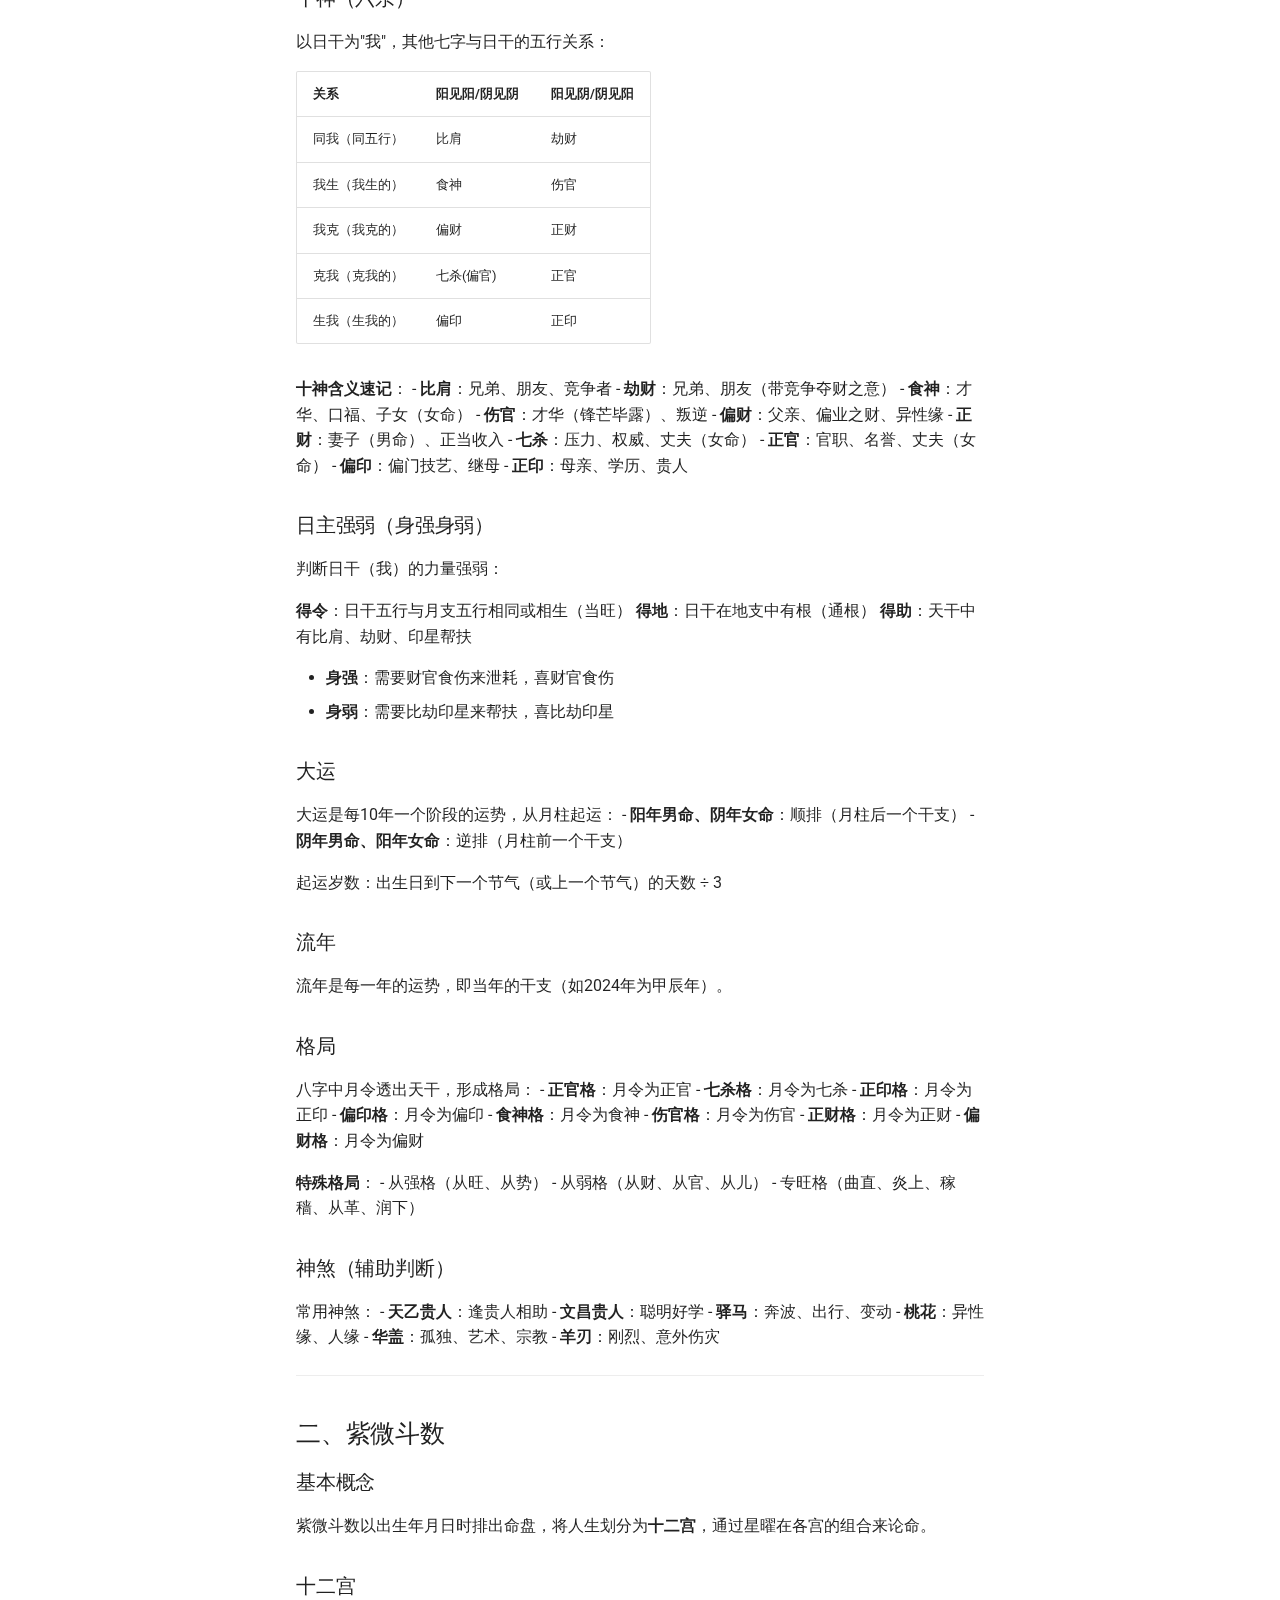
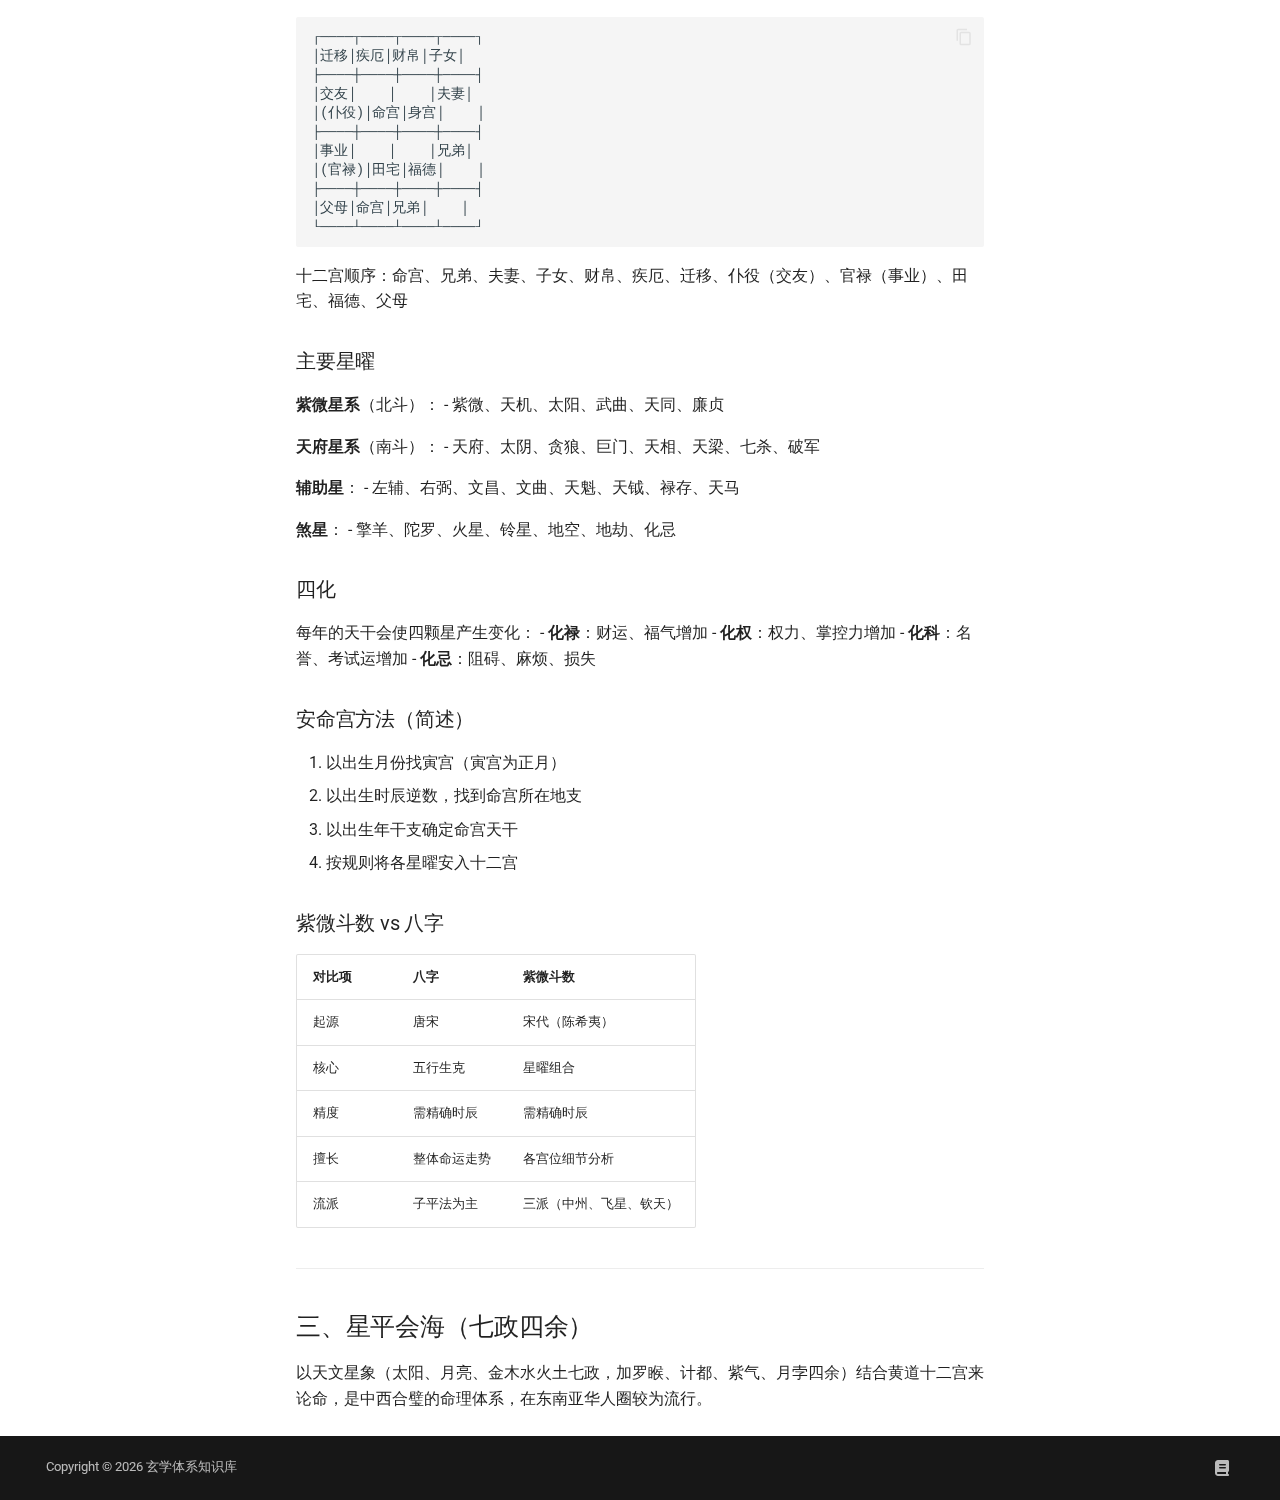
<file: site/02_命理学/index.html>
<!doctype html>
<html lang="zh" class="no-js">
  <head>
    
      <meta charset="utf-8">
      <meta name="viewport" content="width=device-width,initial-scale=1">
      
        <meta name="description" content="中国传统玄学知识体系完整文档">
      
      
        <meta name="author" content="Alfred">
      
      
      
        <link rel="prev" href="../01_%E6%A0%B9%E5%9F%BA%E7%90%86%E8%AE%BA/">
      
      
        <link rel="next" href="../03_%E9%A3%8E%E6%B0%B4%E5%AD%A6/">
      
      
      <link rel="icon" href="../assets/images/favicon.png">
      <meta name="generator" content="mkdocs-1.6.1, mkdocs-material-9.6.21">
    
    
      
        <title>命理学 - 玄学体系知识库</title>
      
    
    
      <link rel="stylesheet" href="../assets/stylesheets/main.2a3383ac.min.css">
      
        
        <link rel="stylesheet" href="../assets/stylesheets/palette.06af60db.min.css">
      
      


    
    
      
    
    
      
        
        
        <link rel="preconnect" href="https://fonts.gstatic.com" crossorigin>
        <link rel="stylesheet" href="https://fonts.googleapis.com/css?family=Roboto:300,300i,400,400i,700,700i%7CRoboto+Mono:400,400i,700,700i&display=fallback">
        <style>:root{--md-text-font:"Roboto";--md-code-font:"Roboto Mono"}</style>
      
    
    
    <script>__md_scope=new URL("..",location),__md_hash=e=>[...e].reduce(((e,_)=>(e<<5)-e+_.charCodeAt(0)),0),__md_get=(e,_=localStorage,t=__md_scope)=>JSON.parse(_.getItem(t.pathname+"."+e)),__md_set=(e,_,t=localStorage,a=__md_scope)=>{try{t.setItem(a.pathname+"."+e,JSON.stringify(_))}catch(e){}}</script>
    
      

    
    
    
  </head>
  
  
    
    
      
    
    
    
    
    <body dir="ltr" data-md-color-scheme="default" data-md-color-primary="indigo" data-md-color-accent="indigo">
  
    
    <input class="md-toggle" data-md-toggle="drawer" type="checkbox" id="__drawer" autocomplete="off">
    <input class="md-toggle" data-md-toggle="search" type="checkbox" id="__search" autocomplete="off">
    <label class="md-overlay" for="__drawer"></label>
    <div data-md-component="skip">
      
        
        <a href="#_1" class="md-skip">
          跳转至
        </a>
      
    </div>
    <div data-md-component="announce">
      
    </div>
    
    
      

<header class="md-header" data-md-component="header">
  <nav class="md-header__inner md-grid" aria-label="页眉">
    <a href=".." title="玄学体系知识库" class="md-header__button md-logo" aria-label="玄学体系知识库" data-md-component="logo">
      
  
  <svg xmlns="http://www.w3.org/2000/svg" viewBox="0 0 24 24"><path d="M12 8a3 3 0 0 0 3-3 3 3 0 0 0-3-3 3 3 0 0 0-3 3 3 3 0 0 0 3 3m0 3.54C9.64 9.35 6.5 8 3 8v11c3.5 0 6.64 1.35 9 3.54 2.36-2.19 5.5-3.54 9-3.54V8c-3.5 0-6.64 1.35-9 3.54"/></svg>

    </a>
    <label class="md-header__button md-icon" for="__drawer">
      
      <svg xmlns="http://www.w3.org/2000/svg" viewBox="0 0 24 24"><path d="M3 6h18v2H3zm0 5h18v2H3zm0 5h18v2H3z"/></svg>
    </label>
    <div class="md-header__title" data-md-component="header-title">
      <div class="md-header__ellipsis">
        <div class="md-header__topic">
          <span class="md-ellipsis">
            玄学体系知识库
          </span>
        </div>
        <div class="md-header__topic" data-md-component="header-topic">
          <span class="md-ellipsis">
            
              命理学
            
          </span>
        </div>
      </div>
    </div>
    
      
        <form class="md-header__option" data-md-component="palette">
  
    
    
    
    <input class="md-option" data-md-color-media="" data-md-color-scheme="default" data-md-color-primary="indigo" data-md-color-accent="indigo"  aria-label="切换至深色模式"  type="radio" name="__palette" id="__palette_0">
    
      <label class="md-header__button md-icon" title="切换至深色模式" for="__palette_1" hidden>
        <svg xmlns="http://www.w3.org/2000/svg" viewBox="0 0 24 24"><path d="M12 8a4 4 0 0 0-4 4 4 4 0 0 0 4 4 4 4 0 0 0 4-4 4 4 0 0 0-4-4m0 10a6 6 0 0 1-6-6 6 6 0 0 1 6-6 6 6 0 0 1 6 6 6 6 0 0 1-6 6m8-9.31V4h-4.69L12 .69 8.69 4H4v4.69L.69 12 4 15.31V20h4.69L12 23.31 15.31 20H20v-4.69L23.31 12z"/></svg>
      </label>
    
  
    
    
    
    <input class="md-option" data-md-color-media="" data-md-color-scheme="slate" data-md-color-primary="indigo" data-md-color-accent="indigo"  aria-label="切换至浅色模式"  type="radio" name="__palette" id="__palette_1">
    
      <label class="md-header__button md-icon" title="切换至浅色模式" for="__palette_0" hidden>
        <svg xmlns="http://www.w3.org/2000/svg" viewBox="0 0 24 24"><path d="M12 18c-.89 0-1.74-.2-2.5-.55C11.56 16.5 13 14.42 13 12s-1.44-4.5-3.5-5.45C10.26 6.2 11.11 6 12 6a6 6 0 0 1 6 6 6 6 0 0 1-6 6m8-9.31V4h-4.69L12 .69 8.69 4H4v4.69L.69 12 4 15.31V20h4.69L12 23.31 15.31 20H20v-4.69L23.31 12z"/></svg>
      </label>
    
  
</form>
      
    
    
      <script>var palette=__md_get("__palette");if(palette&&palette.color){if("(prefers-color-scheme)"===palette.color.media){var media=matchMedia("(prefers-color-scheme: light)"),input=document.querySelector(media.matches?"[data-md-color-media='(prefers-color-scheme: light)']":"[data-md-color-media='(prefers-color-scheme: dark)']");palette.color.media=input.getAttribute("data-md-color-media"),palette.color.scheme=input.getAttribute("data-md-color-scheme"),palette.color.primary=input.getAttribute("data-md-color-primary"),palette.color.accent=input.getAttribute("data-md-color-accent")}for(var[key,value]of Object.entries(palette.color))document.body.setAttribute("data-md-color-"+key,value)}</script>
    
    
    
      
      
        <label class="md-header__button md-icon" for="__search">
          
          <svg xmlns="http://www.w3.org/2000/svg" viewBox="0 0 24 24"><path d="M9.5 3A6.5 6.5 0 0 1 16 9.5c0 1.61-.59 3.09-1.56 4.23l.27.27h.79l5 5-1.5 1.5-5-5v-.79l-.27-.27A6.52 6.52 0 0 1 9.5 16 6.5 6.5 0 0 1 3 9.5 6.5 6.5 0 0 1 9.5 3m0 2C7 5 5 7 5 9.5S7 14 9.5 14 14 12 14 9.5 12 5 9.5 5"/></svg>
        </label>
        <div class="md-search" data-md-component="search" role="dialog">
  <label class="md-search__overlay" for="__search"></label>
  <div class="md-search__inner" role="search">
    <form class="md-search__form" name="search">
      <input type="text" class="md-search__input" name="query" aria-label="搜索" placeholder="搜索" autocapitalize="off" autocorrect="off" autocomplete="off" spellcheck="false" data-md-component="search-query" required>
      <label class="md-search__icon md-icon" for="__search">
        
        <svg xmlns="http://www.w3.org/2000/svg" viewBox="0 0 24 24"><path d="M9.5 3A6.5 6.5 0 0 1 16 9.5c0 1.61-.59 3.09-1.56 4.23l.27.27h.79l5 5-1.5 1.5-5-5v-.79l-.27-.27A6.52 6.52 0 0 1 9.5 16 6.5 6.5 0 0 1 3 9.5 6.5 6.5 0 0 1 9.5 3m0 2C7 5 5 7 5 9.5S7 14 9.5 14 14 12 14 9.5 12 5 9.5 5"/></svg>
        
        <svg xmlns="http://www.w3.org/2000/svg" viewBox="0 0 24 24"><path d="M20 11v2H8l5.5 5.5-1.42 1.42L4.16 12l7.92-7.92L13.5 5.5 8 11z"/></svg>
      </label>
      <nav class="md-search__options" aria-label="查找">
        
        <button type="reset" class="md-search__icon md-icon" title="清空当前内容" aria-label="清空当前内容" tabindex="-1">
          
          <svg xmlns="http://www.w3.org/2000/svg" viewBox="0 0 24 24"><path d="M19 6.41 17.59 5 12 10.59 6.41 5 5 6.41 10.59 12 5 17.59 6.41 19 12 13.41 17.59 19 19 17.59 13.41 12z"/></svg>
        </button>
      </nav>
      
        <div class="md-search__suggest" data-md-component="search-suggest"></div>
      
    </form>
    <div class="md-search__output">
      <div class="md-search__scrollwrap" tabindex="0" data-md-scrollfix>
        <div class="md-search-result" data-md-component="search-result">
          <div class="md-search-result__meta">
            正在初始化搜索引擎
          </div>
          <ol class="md-search-result__list" role="presentation"></ol>
        </div>
      </div>
    </div>
  </div>
</div>
      
    
    
  </nav>
  
</header>
    
    <div class="md-container" data-md-component="container">
      
      
        
          
            
<nav class="md-tabs" aria-label="标签" data-md-component="tabs">
  <div class="md-grid">
    <ul class="md-tabs__list">
      
        
  
  
  
  
    <li class="md-tabs__item">
      <a href=".." class="md-tabs__link">
        
  
  
    
  
  首页

      </a>
    </li>
  

      
        
  
  
  
  
    <li class="md-tabs__item">
      <a href="../01_%E6%A0%B9%E5%9F%BA%E7%90%86%E8%AE%BA/" class="md-tabs__link">
        
  
  
    
  
  根基理论

      </a>
    </li>
  

      
        
  
  
  
    
  
  
    <li class="md-tabs__item md-tabs__item--active">
      <a href="./" class="md-tabs__link">
        
  
  
    
  
  命理学

      </a>
    </li>
  

      
        
  
  
  
  
    <li class="md-tabs__item">
      <a href="../03_%E9%A3%8E%E6%B0%B4%E5%AD%A6/" class="md-tabs__link">
        
  
  
    
  
  风水学

      </a>
    </li>
  

      
        
  
  
  
  
    <li class="md-tabs__item">
      <a href="../04_%E5%8D%A0%E5%8D%9C%E5%AD%A6/" class="md-tabs__link">
        
  
  
    
  
  占卜学

      </a>
    </li>
  

      
        
  
  
  
  
    <li class="md-tabs__item">
      <a href="../05_%E7%9B%B8%E5%AD%A6/" class="md-tabs__link">
        
  
  
    
  
  相学

      </a>
    </li>
  

      
        
  
  
  
  
    <li class="md-tabs__item">
      <a href="../06_%E6%8B%A9%E6%97%A5%E5%AD%A6/" class="md-tabs__link">
        
  
  
    
  
  择日学

      </a>
    </li>
  

      
    </ul>
  </div>
</nav>
          
        
      
      <main class="md-main" data-md-component="main">
        <div class="md-main__inner md-grid">
          
            
              
              <div class="md-sidebar md-sidebar--primary" data-md-component="sidebar" data-md-type="navigation" >
                <div class="md-sidebar__scrollwrap">
                  <div class="md-sidebar__inner">
                    


  


<nav class="md-nav md-nav--primary md-nav--lifted" aria-label="导航栏" data-md-level="0">
  <label class="md-nav__title" for="__drawer">
    <a href=".." title="玄学体系知识库" class="md-nav__button md-logo" aria-label="玄学体系知识库" data-md-component="logo">
      
  
  <svg xmlns="http://www.w3.org/2000/svg" viewBox="0 0 24 24"><path d="M12 8a3 3 0 0 0 3-3 3 3 0 0 0-3-3 3 3 0 0 0-3 3 3 3 0 0 0 3 3m0 3.54C9.64 9.35 6.5 8 3 8v11c3.5 0 6.64 1.35 9 3.54 2.36-2.19 5.5-3.54 9-3.54V8c-3.5 0-6.64 1.35-9 3.54"/></svg>

    </a>
    玄学体系知识库
  </label>
  
  <ul class="md-nav__list" data-md-scrollfix>
    
      
      
  
  
  
  
    <li class="md-nav__item">
      <a href=".." class="md-nav__link">
        
  
  
  <span class="md-ellipsis">
    首页
    
  </span>
  

      </a>
    </li>
  

    
      
      
  
  
  
  
    <li class="md-nav__item">
      <a href="../01_%E6%A0%B9%E5%9F%BA%E7%90%86%E8%AE%BA/" class="md-nav__link">
        
  
  
  <span class="md-ellipsis">
    根基理论
    
  </span>
  

      </a>
    </li>
  

    
      
      
  
  
    
  
  
  
    <li class="md-nav__item md-nav__item--active">
      
      <input class="md-nav__toggle md-toggle" type="checkbox" id="__toc">
      
      
        
      
      
        <label class="md-nav__link md-nav__link--active" for="__toc">
          
  
  
  <span class="md-ellipsis">
    命理学
    
  </span>
  

          <span class="md-nav__icon md-icon"></span>
        </label>
      
      <a href="./" class="md-nav__link md-nav__link--active">
        
  
  
  <span class="md-ellipsis">
    命理学
    
  </span>
  

      </a>
      
        

<nav class="md-nav md-nav--secondary" aria-label="目录">
  
  
  
    
  
  
    <label class="md-nav__title" for="__toc">
      <span class="md-nav__icon md-icon"></span>
      目录
    </label>
    <ul class="md-nav__list" data-md-component="toc" data-md-scrollfix>
      
        <li class="md-nav__item">
  <a href="#_2" class="md-nav__link">
    <span class="md-ellipsis">
      一、四柱八字
    </span>
  </a>
  
    <nav class="md-nav" aria-label="一、四柱八字">
      <ul class="md-nav__list">
        
          <li class="md-nav__item">
  <a href="#_3" class="md-nav__link">
    <span class="md-ellipsis">
      基本概念
    </span>
  </a>
  
</li>
        
          <li class="md-nav__item">
  <a href="#_4" class="md-nav__link">
    <span class="md-ellipsis">
      起四柱方法
    </span>
  </a>
  
</li>
        
          <li class="md-nav__item">
  <a href="#_5" class="md-nav__link">
    <span class="md-ellipsis">
      十神（六亲）
    </span>
  </a>
  
</li>
        
          <li class="md-nav__item">
  <a href="#_6" class="md-nav__link">
    <span class="md-ellipsis">
      日主强弱（身强身弱）
    </span>
  </a>
  
</li>
        
          <li class="md-nav__item">
  <a href="#_7" class="md-nav__link">
    <span class="md-ellipsis">
      大运
    </span>
  </a>
  
</li>
        
          <li class="md-nav__item">
  <a href="#_8" class="md-nav__link">
    <span class="md-ellipsis">
      流年
    </span>
  </a>
  
</li>
        
          <li class="md-nav__item">
  <a href="#_9" class="md-nav__link">
    <span class="md-ellipsis">
      格局
    </span>
  </a>
  
</li>
        
          <li class="md-nav__item">
  <a href="#_10" class="md-nav__link">
    <span class="md-ellipsis">
      神煞（辅助判断）
    </span>
  </a>
  
</li>
        
      </ul>
    </nav>
  
</li>
      
        <li class="md-nav__item">
  <a href="#_11" class="md-nav__link">
    <span class="md-ellipsis">
      二、紫微斗数
    </span>
  </a>
  
    <nav class="md-nav" aria-label="二、紫微斗数">
      <ul class="md-nav__list">
        
          <li class="md-nav__item">
  <a href="#_12" class="md-nav__link">
    <span class="md-ellipsis">
      基本概念
    </span>
  </a>
  
</li>
        
          <li class="md-nav__item">
  <a href="#_13" class="md-nav__link">
    <span class="md-ellipsis">
      十二宫
    </span>
  </a>
  
</li>
        
          <li class="md-nav__item">
  <a href="#_14" class="md-nav__link">
    <span class="md-ellipsis">
      主要星曜
    </span>
  </a>
  
</li>
        
          <li class="md-nav__item">
  <a href="#_15" class="md-nav__link">
    <span class="md-ellipsis">
      四化
    </span>
  </a>
  
</li>
        
          <li class="md-nav__item">
  <a href="#_16" class="md-nav__link">
    <span class="md-ellipsis">
      安命宫方法（简述）
    </span>
  </a>
  
</li>
        
          <li class="md-nav__item">
  <a href="#vs" class="md-nav__link">
    <span class="md-ellipsis">
      紫微斗数 vs 八字
    </span>
  </a>
  
</li>
        
      </ul>
    </nav>
  
</li>
      
        <li class="md-nav__item">
  <a href="#_17" class="md-nav__link">
    <span class="md-ellipsis">
      三、星平会海（七政四余）
    </span>
  </a>
  
</li>
      
    </ul>
  
</nav>
      
    </li>
  

    
      
      
  
  
  
  
    <li class="md-nav__item">
      <a href="../03_%E9%A3%8E%E6%B0%B4%E5%AD%A6/" class="md-nav__link">
        
  
  
  <span class="md-ellipsis">
    风水学
    
  </span>
  

      </a>
    </li>
  

    
      
      
  
  
  
  
    <li class="md-nav__item">
      <a href="../04_%E5%8D%A0%E5%8D%9C%E5%AD%A6/" class="md-nav__link">
        
  
  
  <span class="md-ellipsis">
    占卜学
    
  </span>
  

      </a>
    </li>
  

    
      
      
  
  
  
  
    <li class="md-nav__item">
      <a href="../05_%E7%9B%B8%E5%AD%A6/" class="md-nav__link">
        
  
  
  <span class="md-ellipsis">
    相学
    
  </span>
  

      </a>
    </li>
  

    
      
      
  
  
  
  
    <li class="md-nav__item">
      <a href="../06_%E6%8B%A9%E6%97%A5%E5%AD%A6/" class="md-nav__link">
        
  
  
  <span class="md-ellipsis">
    择日学
    
  </span>
  

      </a>
    </li>
  

    
  </ul>
</nav>
                  </div>
                </div>
              </div>
            
            
              
              <div class="md-sidebar md-sidebar--secondary" data-md-component="sidebar" data-md-type="toc" >
                <div class="md-sidebar__scrollwrap">
                  <div class="md-sidebar__inner">
                    

<nav class="md-nav md-nav--secondary" aria-label="目录">
  
  
  
    
  
  
    <label class="md-nav__title" for="__toc">
      <span class="md-nav__icon md-icon"></span>
      目录
    </label>
    <ul class="md-nav__list" data-md-component="toc" data-md-scrollfix>
      
        <li class="md-nav__item">
  <a href="#_2" class="md-nav__link">
    <span class="md-ellipsis">
      一、四柱八字
    </span>
  </a>
  
    <nav class="md-nav" aria-label="一、四柱八字">
      <ul class="md-nav__list">
        
          <li class="md-nav__item">
  <a href="#_3" class="md-nav__link">
    <span class="md-ellipsis">
      基本概念
    </span>
  </a>
  
</li>
        
          <li class="md-nav__item">
  <a href="#_4" class="md-nav__link">
    <span class="md-ellipsis">
      起四柱方法
    </span>
  </a>
  
</li>
        
          <li class="md-nav__item">
  <a href="#_5" class="md-nav__link">
    <span class="md-ellipsis">
      十神（六亲）
    </span>
  </a>
  
</li>
        
          <li class="md-nav__item">
  <a href="#_6" class="md-nav__link">
    <span class="md-ellipsis">
      日主强弱（身强身弱）
    </span>
  </a>
  
</li>
        
          <li class="md-nav__item">
  <a href="#_7" class="md-nav__link">
    <span class="md-ellipsis">
      大运
    </span>
  </a>
  
</li>
        
          <li class="md-nav__item">
  <a href="#_8" class="md-nav__link">
    <span class="md-ellipsis">
      流年
    </span>
  </a>
  
</li>
        
          <li class="md-nav__item">
  <a href="#_9" class="md-nav__link">
    <span class="md-ellipsis">
      格局
    </span>
  </a>
  
</li>
        
          <li class="md-nav__item">
  <a href="#_10" class="md-nav__link">
    <span class="md-ellipsis">
      神煞（辅助判断）
    </span>
  </a>
  
</li>
        
      </ul>
    </nav>
  
</li>
      
        <li class="md-nav__item">
  <a href="#_11" class="md-nav__link">
    <span class="md-ellipsis">
      二、紫微斗数
    </span>
  </a>
  
    <nav class="md-nav" aria-label="二、紫微斗数">
      <ul class="md-nav__list">
        
          <li class="md-nav__item">
  <a href="#_12" class="md-nav__link">
    <span class="md-ellipsis">
      基本概念
    </span>
  </a>
  
</li>
        
          <li class="md-nav__item">
  <a href="#_13" class="md-nav__link">
    <span class="md-ellipsis">
      十二宫
    </span>
  </a>
  
</li>
        
          <li class="md-nav__item">
  <a href="#_14" class="md-nav__link">
    <span class="md-ellipsis">
      主要星曜
    </span>
  </a>
  
</li>
        
          <li class="md-nav__item">
  <a href="#_15" class="md-nav__link">
    <span class="md-ellipsis">
      四化
    </span>
  </a>
  
</li>
        
          <li class="md-nav__item">
  <a href="#_16" class="md-nav__link">
    <span class="md-ellipsis">
      安命宫方法（简述）
    </span>
  </a>
  
</li>
        
          <li class="md-nav__item">
  <a href="#vs" class="md-nav__link">
    <span class="md-ellipsis">
      紫微斗数 vs 八字
    </span>
  </a>
  
</li>
        
      </ul>
    </nav>
  
</li>
      
        <li class="md-nav__item">
  <a href="#_17" class="md-nav__link">
    <span class="md-ellipsis">
      三、星平会海（七政四余）
    </span>
  </a>
  
</li>
      
    </ul>
  
</nav>
                  </div>
                </div>
              </div>
            
          
          
            <div class="md-content" data-md-component="content">
              <article class="md-content__inner md-typeset">
                
                  



<h1 id="_1">命理学<a class="headerlink" href="#_1" title="Permanent link">&para;</a></h1>
<p>命理学是通过人出生的时间（年月日时）来推算人生命运的学问，核心是"天时决定人命"。</p>
<hr />
<h2 id="_2">一、四柱八字<a class="headerlink" href="#_2" title="Permanent link">&para;</a></h2>
<h3 id="_3">基本概念<a class="headerlink" href="#_3" title="Permanent link">&para;</a></h3>
<p>人出生的<strong>年、月、日、时</strong>各对应一组天干地支，共四柱八个字，称"四柱八字"。</p>
<div class="highlight"><pre><span></span><code>        年柱    月柱    日柱    时柱
天干：   甲      丙      戊      庚
地支：   子      寅      午      申
</code></pre></div>
<ul>
<li><strong>日干</strong>（日柱天干）代表"我"，是分析的核心</li>
<li><strong>年柱</strong>：代表祖先、父母、早年运</li>
<li><strong>月柱</strong>：代表父母、兄弟、青年运</li>
<li><strong>日柱</strong>：代表自身、配偶</li>
<li><strong>时柱</strong>：代表子女、晚年运</li>
</ul>
<h3 id="_4">起四柱方法<a class="headerlink" href="#_4" title="Permanent link">&para;</a></h3>
<p><strong>年柱</strong>：查万年历，找出出生年的干支</p>
<p><strong>月柱</strong>：
- 月支固定（寅月=正月，卯月=二月...）
- 月干由年干推算（五虎遁年起月法）</p>
<table>
<thead>
<tr>
<th>年干</th>
<th>正月(寅)</th>
<th>二月(卯)</th>
<th>三月(辰)</th>
<th>...</th>
</tr>
</thead>
<tbody>
<tr>
<td>甲/己</td>
<td>丙寅</td>
<td>丁卯</td>
<td>戊辰</td>
<td>...</td>
</tr>
<tr>
<td>乙/庚</td>
<td>戊寅</td>
<td>己卯</td>
<td>庚辰</td>
<td>...</td>
</tr>
<tr>
<td>丙/辛</td>
<td>庚寅</td>
<td>辛卯</td>
<td>壬辰</td>
<td>...</td>
</tr>
<tr>
<td>丁/壬</td>
<td>壬寅</td>
<td>癸卯</td>
<td>甲辰</td>
<td>...</td>
</tr>
<tr>
<td>戊/癸</td>
<td>甲寅</td>
<td>乙卯</td>
<td>丙辰</td>
<td>...</td>
</tr>
</tbody>
</table>
<p><strong>日柱</strong>：查万年历</p>
<p><strong>时柱</strong>：
- 时支固定（子时=23-1点，丑时=1-3点...）
- 时干由日干推算（五鼠遁日起时法）</p>
<table>
<thead>
<tr>
<th>日干</th>
<th>子时</th>
<th>丑时</th>
<th>寅时</th>
<th>...</th>
</tr>
</thead>
<tbody>
<tr>
<td>甲/己</td>
<td>甲子</td>
<td>乙丑</td>
<td>丙寅</td>
<td>...</td>
</tr>
<tr>
<td>乙/庚</td>
<td>丙子</td>
<td>丁丑</td>
<td>戊寅</td>
<td>...</td>
</tr>
<tr>
<td>丙/辛</td>
<td>戊子</td>
<td>己丑</td>
<td>庚寅</td>
<td>...</td>
</tr>
<tr>
<td>丁/壬</td>
<td>庚子</td>
<td>辛丑</td>
<td>壬寅</td>
<td>...</td>
</tr>
<tr>
<td>戊/癸</td>
<td>壬子</td>
<td>癸丑</td>
<td>甲寅</td>
<td>...</td>
</tr>
</tbody>
</table>
<h3 id="_5">十神（六亲）<a class="headerlink" href="#_5" title="Permanent link">&para;</a></h3>
<p>以日干为"我"，其他七字与日干的五行关系：</p>
<table>
<thead>
<tr>
<th>关系</th>
<th>阳见阳/阴见阴</th>
<th>阳见阴/阴见阳</th>
</tr>
</thead>
<tbody>
<tr>
<td>同我（同五行）</td>
<td>比肩</td>
<td>劫财</td>
</tr>
<tr>
<td>我生（我生的）</td>
<td>食神</td>
<td>伤官</td>
</tr>
<tr>
<td>我克（我克的）</td>
<td>偏财</td>
<td>正财</td>
</tr>
<tr>
<td>克我（克我的）</td>
<td>七杀(偏官)</td>
<td>正官</td>
</tr>
<tr>
<td>生我（生我的）</td>
<td>偏印</td>
<td>正印</td>
</tr>
</tbody>
</table>
<p><strong>十神含义速记</strong>：
- <strong>比肩</strong>：兄弟、朋友、竞争者
- <strong>劫财</strong>：兄弟、朋友（带竞争夺财之意）
- <strong>食神</strong>：才华、口福、子女（女命）
- <strong>伤官</strong>：才华（锋芒毕露）、叛逆
- <strong>偏财</strong>：父亲、偏业之财、异性缘
- <strong>正财</strong>：妻子（男命）、正当收入
- <strong>七杀</strong>：压力、权威、丈夫（女命）
- <strong>正官</strong>：官职、名誉、丈夫（女命）
- <strong>偏印</strong>：偏门技艺、继母
- <strong>正印</strong>：母亲、学历、贵人</p>
<h3 id="_6">日主强弱（身强身弱）<a class="headerlink" href="#_6" title="Permanent link">&para;</a></h3>
<p>判断日干（我）的力量强弱：</p>
<p><strong>得令</strong>：日干五行与月支五行相同或相生（当旺）
<strong>得地</strong>：日干在地支中有根（通根）
<strong>得助</strong>：天干中有比肩、劫财、印星帮扶</p>
<ul>
<li><strong>身强</strong>：需要财官食伤来泄耗，喜财官食伤</li>
<li><strong>身弱</strong>：需要比劫印星来帮扶，喜比劫印星</li>
</ul>
<h3 id="_7">大运<a class="headerlink" href="#_7" title="Permanent link">&para;</a></h3>
<p>大运是每10年一个阶段的运势，从月柱起运：
- <strong>阳年男命、阴年女命</strong>：顺排（月柱后一个干支）
- <strong>阴年男命、阳年女命</strong>：逆排（月柱前一个干支）</p>
<p>起运岁数：出生日到下一个节气（或上一个节气）的天数 ÷ 3</p>
<h3 id="_8">流年<a class="headerlink" href="#_8" title="Permanent link">&para;</a></h3>
<p>流年是每一年的运势，即当年的干支（如2024年为甲辰年）。</p>
<h3 id="_9">格局<a class="headerlink" href="#_9" title="Permanent link">&para;</a></h3>
<p>八字中月令透出天干，形成格局：
- <strong>正官格</strong>：月令为正官
- <strong>七杀格</strong>：月令为七杀
- <strong>正印格</strong>：月令为正印
- <strong>偏印格</strong>：月令为偏印
- <strong>食神格</strong>：月令为食神
- <strong>伤官格</strong>：月令为伤官
- <strong>正财格</strong>：月令为正财
- <strong>偏财格</strong>：月令为偏财</p>
<p><strong>特殊格局</strong>：
- 从强格（从旺、从势）
- 从弱格（从财、从官、从儿）
- 专旺格（曲直、炎上、稼穑、从革、润下）</p>
<h3 id="_10">神煞（辅助判断）<a class="headerlink" href="#_10" title="Permanent link">&para;</a></h3>
<p>常用神煞：
- <strong>天乙贵人</strong>：逢贵人相助
- <strong>文昌贵人</strong>：聪明好学
- <strong>驿马</strong>：奔波、出行、变动
- <strong>桃花</strong>：异性缘、人缘
- <strong>华盖</strong>：孤独、艺术、宗教
- <strong>羊刃</strong>：刚烈、意外伤灾</p>
<hr />
<h2 id="_11">二、紫微斗数<a class="headerlink" href="#_11" title="Permanent link">&para;</a></h2>
<h3 id="_12">基本概念<a class="headerlink" href="#_12" title="Permanent link">&para;</a></h3>
<p>紫微斗数以出生年月日时排出命盘，将人生划分为<strong>十二宫</strong>，通过星曜在各宫的组合来论命。</p>
<h3 id="_13">十二宫<a class="headerlink" href="#_13" title="Permanent link">&para;</a></h3>
<div class="highlight"><pre><span></span><code>┌────┬────┬────┬────┐
│迁移│疾厄│财帛│子女│
├────┼────┼────┼────┤
│交友│    │    │夫妻│
│(仆役)│命宫│身宫│    │
├────┼────┼────┼────┤
│事业│    │    │兄弟│
│(官禄)│田宅│福德│    │
├────┼────┼────┼────┤
│父母│命宫│兄弟│    │
└────┴────┴────┴────┘
</code></pre></div>
<p>十二宫顺序：命宫、兄弟、夫妻、子女、财帛、疾厄、迁移、仆役（交友）、官禄（事业）、田宅、福德、父母</p>
<h3 id="_14">主要星曜<a class="headerlink" href="#_14" title="Permanent link">&para;</a></h3>
<p><strong>紫微星系</strong>（北斗）：
- 紫微、天机、太阳、武曲、天同、廉贞</p>
<p><strong>天府星系</strong>（南斗）：
- 天府、太阴、贪狼、巨门、天相、天梁、七杀、破军</p>
<p><strong>辅助星</strong>：
- 左辅、右弼、文昌、文曲、天魁、天钺、禄存、天马</p>
<p><strong>煞星</strong>：
- 擎羊、陀罗、火星、铃星、地空、地劫、化忌</p>
<h3 id="_15">四化<a class="headerlink" href="#_15" title="Permanent link">&para;</a></h3>
<p>每年的天干会使四颗星产生变化：
- <strong>化禄</strong>：财运、福气增加
- <strong>化权</strong>：权力、掌控力增加
- <strong>化科</strong>：名誉、考试运增加
- <strong>化忌</strong>：阻碍、麻烦、损失</p>
<h3 id="_16">安命宫方法（简述）<a class="headerlink" href="#_16" title="Permanent link">&para;</a></h3>
<ol>
<li>以出生月份找寅宫（寅宫为正月）</li>
<li>以出生时辰逆数，找到命宫所在地支</li>
<li>以出生年干支确定命宫天干</li>
<li>按规则将各星曜安入十二宫</li>
</ol>
<h3 id="vs">紫微斗数 vs 八字<a class="headerlink" href="#vs" title="Permanent link">&para;</a></h3>
<table>
<thead>
<tr>
<th>对比项</th>
<th>八字</th>
<th>紫微斗数</th>
</tr>
</thead>
<tbody>
<tr>
<td>起源</td>
<td>唐宋</td>
<td>宋代（陈希夷）</td>
</tr>
<tr>
<td>核心</td>
<td>五行生克</td>
<td>星曜组合</td>
</tr>
<tr>
<td>精度</td>
<td>需精确时辰</td>
<td>需精确时辰</td>
</tr>
<tr>
<td>擅长</td>
<td>整体命运走势</td>
<td>各宫位细节分析</td>
</tr>
<tr>
<td>流派</td>
<td>子平法为主</td>
<td>三派（中州、飞星、钦天）</td>
</tr>
</tbody>
</table>
<hr />
<h2 id="_17">三、星平会海（七政四余）<a class="headerlink" href="#_17" title="Permanent link">&para;</a></h2>
<p>以天文星象（太阳、月亮、金木水火土七政，加罗睺、计都、紫气、月孛四余）结合黄道十二宫来论命，是中西合璧的命理体系，在东南亚华人圈较为流行。</p>












                
              </article>
            </div>
          
          
<script>var target=document.getElementById(location.hash.slice(1));target&&target.name&&(target.checked=target.name.startsWith("__tabbed_"))</script>
        </div>
        
          <button type="button" class="md-top md-icon" data-md-component="top" hidden>
  
  <svg xmlns="http://www.w3.org/2000/svg" viewBox="0 0 24 24"><path d="M13 20h-2V8l-5.5 5.5-1.42-1.42L12 4.16l7.92 7.92-1.42 1.42L13 8z"/></svg>
  回到页面顶部
</button>
        
      </main>
      
        <footer class="md-footer">
  
  <div class="md-footer-meta md-typeset">
    <div class="md-footer-meta__inner md-grid">
      <div class="md-copyright">
  
    <div class="md-copyright__highlight">
      Copyright &copy; 2026 玄学体系知识库
    </div>
  
  
</div>
      
        
<div class="md-social">
  
    
    
    
    
    <a href="https://github.com" target="_blank" rel="noopener" title="玄学知识库" class="md-social__link">
      <svg xmlns="http://www.w3.org/2000/svg" viewBox="0 0 448 512"><!--! Font Awesome Free 7.0.1 by @fontawesome - https://fontawesome.com License - https://fontawesome.com/license/free (Icons: CC BY 4.0, Fonts: SIL OFL 1.1, Code: MIT License) Copyright 2025 Fonticons, Inc.--><path d="M384 512H96c-53 0-96-43-96-96V96C0 43 43 0 96 0h304c26.5 0 48 21.5 48 48v288c0 20.9-13.4 38.7-32 45.3V448c17.7 0 32 14.3 32 32s-14.3 32-32 32zM96 384c-17.7 0-32 14.3-32 32s14.3 32 32 32h256v-64zm32-232c0 13.3 10.7 24 24 24h176c13.3 0 24-10.7 24-24s-10.7-24-24-24H152c-13.3 0-24 10.7-24 24m24 72c-13.3 0-24 10.7-24 24s10.7 24 24 24h176c13.3 0 24-10.7 24-24s-10.7-24-24-24z"/></svg>
    </a>
  
</div>
      
    </div>
  </div>
</footer>
      
    </div>
    <div class="md-dialog" data-md-component="dialog">
      <div class="md-dialog__inner md-typeset"></div>
    </div>
    
    
    
      
      <script id="__config" type="application/json">{"base": "..", "features": ["navigation.instant", "navigation.tracking", "navigation.tabs", "navigation.sections", "navigation.expand", "navigation.top", "search.suggest", "search.highlight", "content.code.copy", "toc.follow"], "search": "../assets/javascripts/workers/search.973d3a69.min.js", "tags": null, "translations": {"clipboard.copied": "\u5df2\u590d\u5236", "clipboard.copy": "\u590d\u5236", "search.result.more.one": "\u5728\u8be5\u9875\u4e0a\u8fd8\u6709 1 \u4e2a\u7b26\u5408\u6761\u4ef6\u7684\u7ed3\u679c", "search.result.more.other": "\u5728\u8be5\u9875\u4e0a\u8fd8\u6709 # \u4e2a\u7b26\u5408\u6761\u4ef6\u7684\u7ed3\u679c", "search.result.none": "\u6ca1\u6709\u627e\u5230\u7b26\u5408\u6761\u4ef6\u7684\u7ed3\u679c", "search.result.one": "\u627e\u5230 1 \u4e2a\u7b26\u5408\u6761\u4ef6\u7684\u7ed3\u679c", "search.result.other": "# \u4e2a\u7b26\u5408\u6761\u4ef6\u7684\u7ed3\u679c", "search.result.placeholder": "\u952e\u5165\u4ee5\u5f00\u59cb\u641c\u7d22", "search.result.term.missing": "\u7f3a\u5c11", "select.version": "\u9009\u62e9\u5f53\u524d\u7248\u672c"}, "version": null}</script>
    
    
      <script src="../assets/javascripts/bundle.f55a23d4.min.js"></script>
      
    
  </body>
</html>
</file>
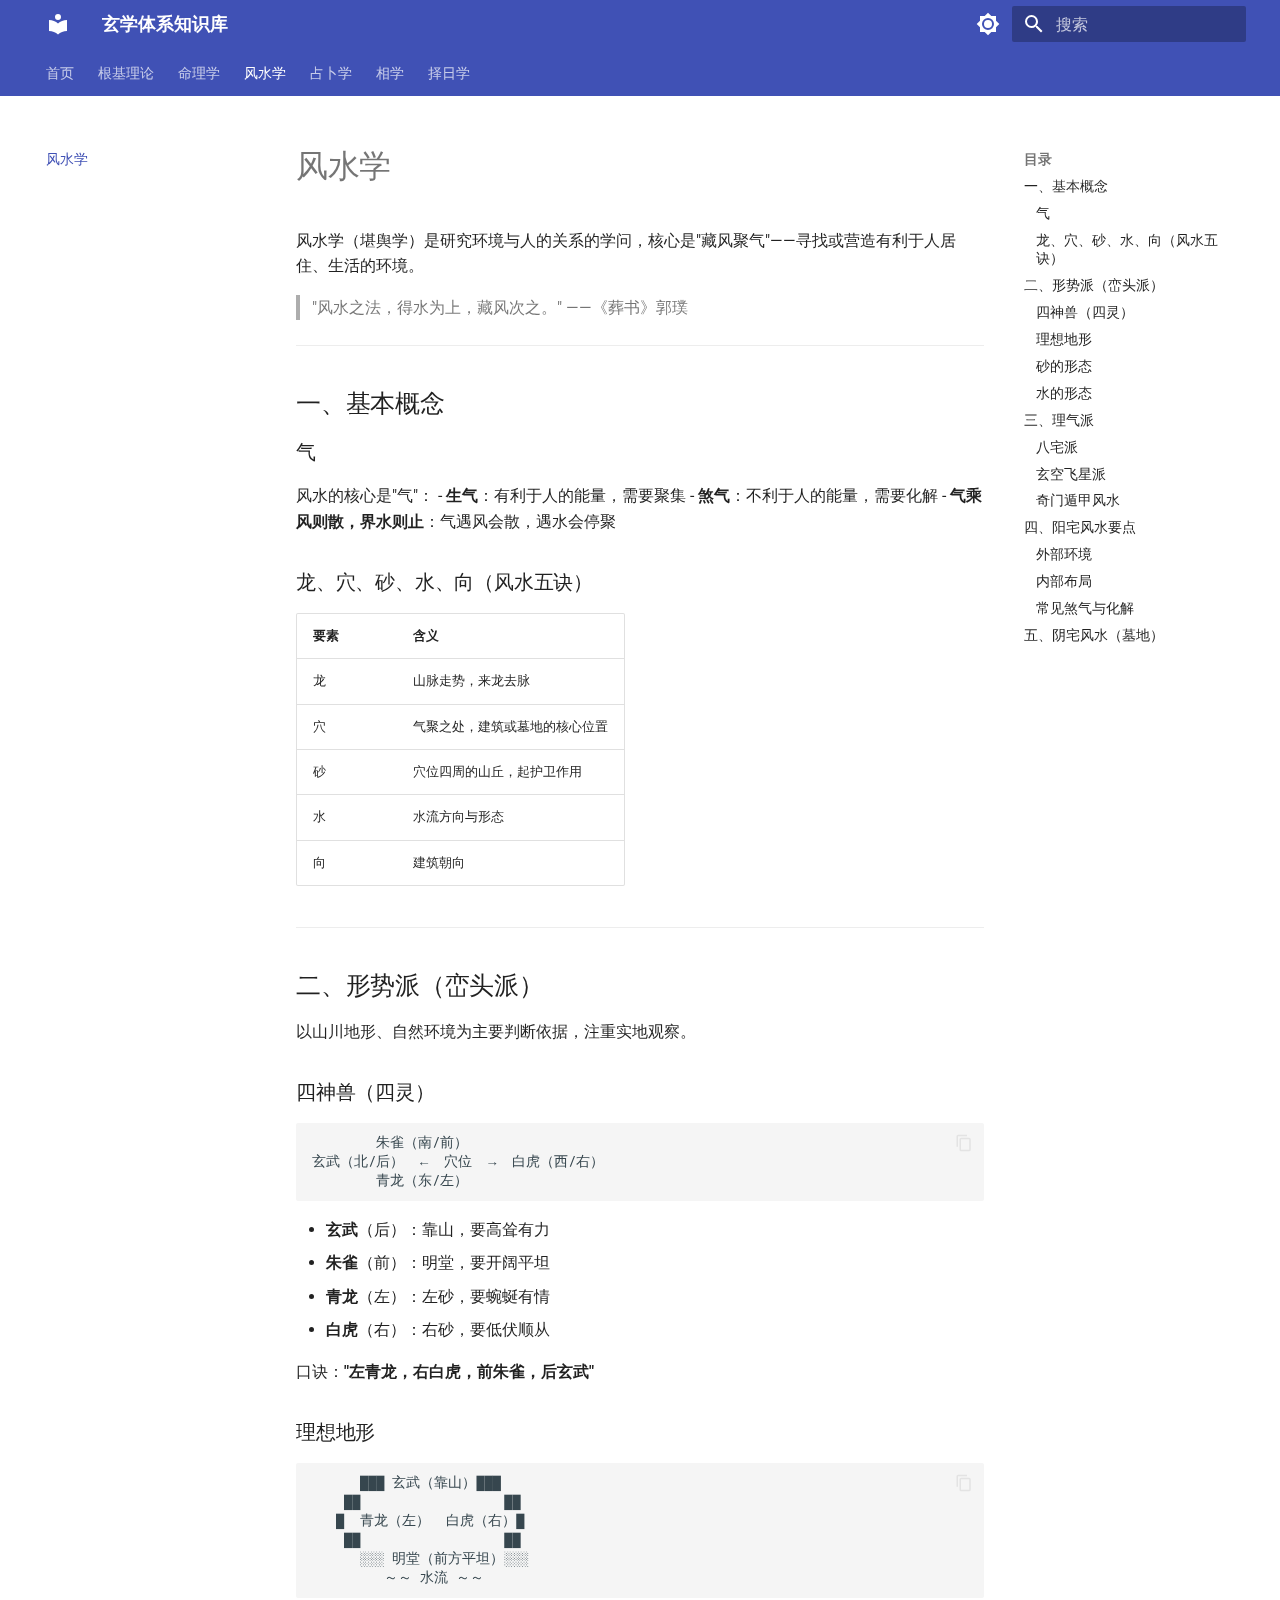
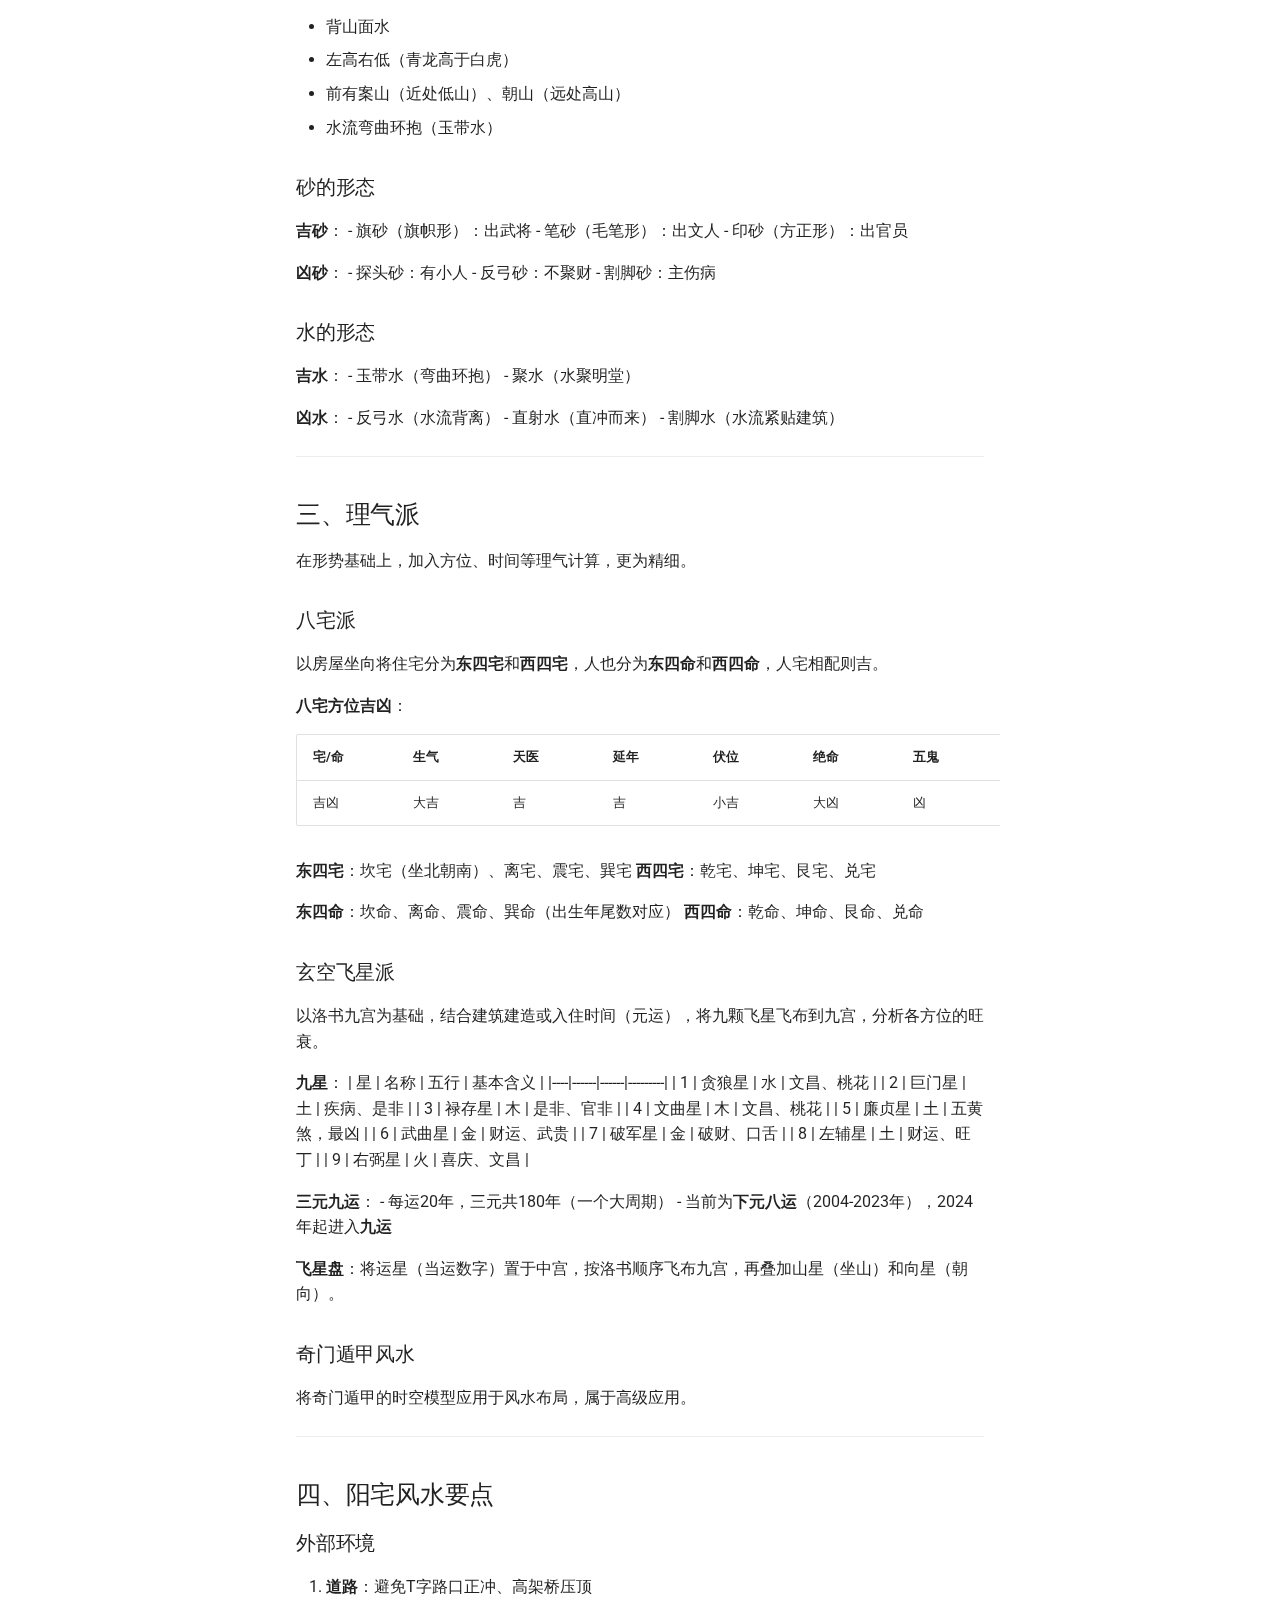
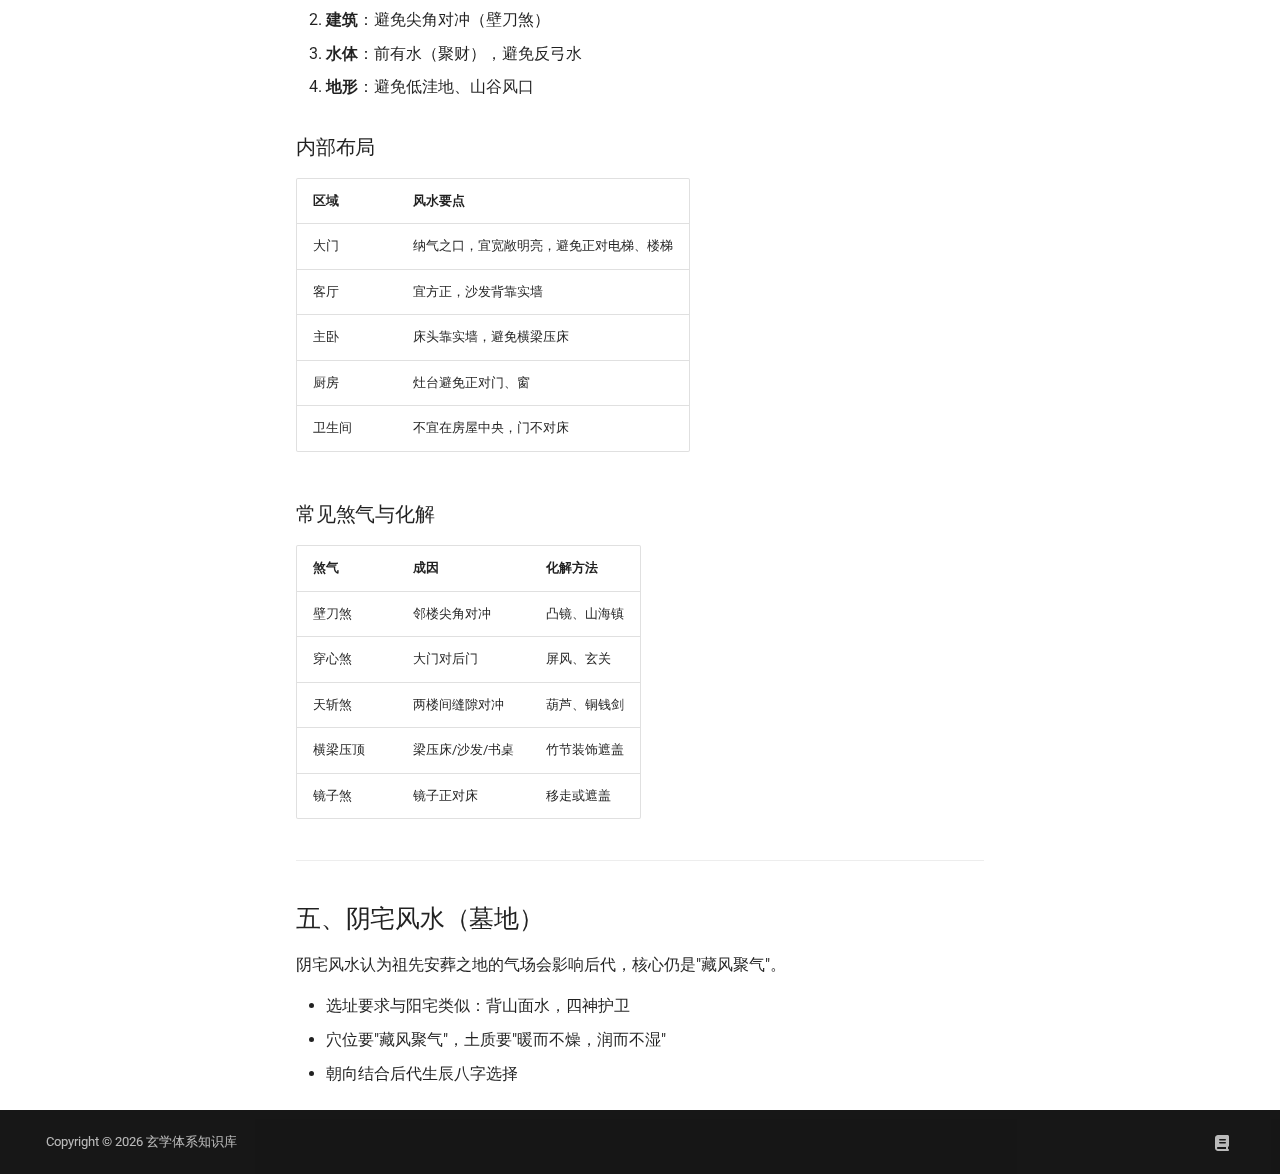
<file: site/03_风水学/index.html>
<!doctype html>
<html lang="zh" class="no-js">
  <head>
    
      <meta charset="utf-8">
      <meta name="viewport" content="width=device-width,initial-scale=1">
      
        <meta name="description" content="中国传统玄学知识体系完整文档">
      
      
        <meta name="author" content="Alfred">
      
      
      
        <link rel="prev" href="../02_%E5%91%BD%E7%90%86%E5%AD%A6/">
      
      
        <link rel="next" href="../04_%E5%8D%A0%E5%8D%9C%E5%AD%A6/">
      
      
      <link rel="icon" href="../assets/images/favicon.png">
      <meta name="generator" content="mkdocs-1.6.1, mkdocs-material-9.6.21">
    
    
      
        <title>风水学 - 玄学体系知识库</title>
      
    
    
      <link rel="stylesheet" href="../assets/stylesheets/main.2a3383ac.min.css">
      
        
        <link rel="stylesheet" href="../assets/stylesheets/palette.06af60db.min.css">
      
      


    
    
      
    
    
      
        
        
        <link rel="preconnect" href="https://fonts.gstatic.com" crossorigin>
        <link rel="stylesheet" href="https://fonts.googleapis.com/css?family=Roboto:300,300i,400,400i,700,700i%7CRoboto+Mono:400,400i,700,700i&display=fallback">
        <style>:root{--md-text-font:"Roboto";--md-code-font:"Roboto Mono"}</style>
      
    
    
    <script>__md_scope=new URL("..",location),__md_hash=e=>[...e].reduce(((e,_)=>(e<<5)-e+_.charCodeAt(0)),0),__md_get=(e,_=localStorage,t=__md_scope)=>JSON.parse(_.getItem(t.pathname+"."+e)),__md_set=(e,_,t=localStorage,a=__md_scope)=>{try{t.setItem(a.pathname+"."+e,JSON.stringify(_))}catch(e){}}</script>
    
      

    
    
    
  </head>
  
  
    
    
      
    
    
    
    
    <body dir="ltr" data-md-color-scheme="default" data-md-color-primary="indigo" data-md-color-accent="indigo">
  
    
    <input class="md-toggle" data-md-toggle="drawer" type="checkbox" id="__drawer" autocomplete="off">
    <input class="md-toggle" data-md-toggle="search" type="checkbox" id="__search" autocomplete="off">
    <label class="md-overlay" for="__drawer"></label>
    <div data-md-component="skip">
      
        
        <a href="#_1" class="md-skip">
          跳转至
        </a>
      
    </div>
    <div data-md-component="announce">
      
    </div>
    
    
      

<header class="md-header" data-md-component="header">
  <nav class="md-header__inner md-grid" aria-label="页眉">
    <a href=".." title="玄学体系知识库" class="md-header__button md-logo" aria-label="玄学体系知识库" data-md-component="logo">
      
  
  <svg xmlns="http://www.w3.org/2000/svg" viewBox="0 0 24 24"><path d="M12 8a3 3 0 0 0 3-3 3 3 0 0 0-3-3 3 3 0 0 0-3 3 3 3 0 0 0 3 3m0 3.54C9.64 9.35 6.5 8 3 8v11c3.5 0 6.64 1.35 9 3.54 2.36-2.19 5.5-3.54 9-3.54V8c-3.5 0-6.64 1.35-9 3.54"/></svg>

    </a>
    <label class="md-header__button md-icon" for="__drawer">
      
      <svg xmlns="http://www.w3.org/2000/svg" viewBox="0 0 24 24"><path d="M3 6h18v2H3zm0 5h18v2H3zm0 5h18v2H3z"/></svg>
    </label>
    <div class="md-header__title" data-md-component="header-title">
      <div class="md-header__ellipsis">
        <div class="md-header__topic">
          <span class="md-ellipsis">
            玄学体系知识库
          </span>
        </div>
        <div class="md-header__topic" data-md-component="header-topic">
          <span class="md-ellipsis">
            
              风水学
            
          </span>
        </div>
      </div>
    </div>
    
      
        <form class="md-header__option" data-md-component="palette">
  
    
    
    
    <input class="md-option" data-md-color-media="" data-md-color-scheme="default" data-md-color-primary="indigo" data-md-color-accent="indigo"  aria-label="切换至深色模式"  type="radio" name="__palette" id="__palette_0">
    
      <label class="md-header__button md-icon" title="切换至深色模式" for="__palette_1" hidden>
        <svg xmlns="http://www.w3.org/2000/svg" viewBox="0 0 24 24"><path d="M12 8a4 4 0 0 0-4 4 4 4 0 0 0 4 4 4 4 0 0 0 4-4 4 4 0 0 0-4-4m0 10a6 6 0 0 1-6-6 6 6 0 0 1 6-6 6 6 0 0 1 6 6 6 6 0 0 1-6 6m8-9.31V4h-4.69L12 .69 8.69 4H4v4.69L.69 12 4 15.31V20h4.69L12 23.31 15.31 20H20v-4.69L23.31 12z"/></svg>
      </label>
    
  
    
    
    
    <input class="md-option" data-md-color-media="" data-md-color-scheme="slate" data-md-color-primary="indigo" data-md-color-accent="indigo"  aria-label="切换至浅色模式"  type="radio" name="__palette" id="__palette_1">
    
      <label class="md-header__button md-icon" title="切换至浅色模式" for="__palette_0" hidden>
        <svg xmlns="http://www.w3.org/2000/svg" viewBox="0 0 24 24"><path d="M12 18c-.89 0-1.74-.2-2.5-.55C11.56 16.5 13 14.42 13 12s-1.44-4.5-3.5-5.45C10.26 6.2 11.11 6 12 6a6 6 0 0 1 6 6 6 6 0 0 1-6 6m8-9.31V4h-4.69L12 .69 8.69 4H4v4.69L.69 12 4 15.31V20h4.69L12 23.31 15.31 20H20v-4.69L23.31 12z"/></svg>
      </label>
    
  
</form>
      
    
    
      <script>var palette=__md_get("__palette");if(palette&&palette.color){if("(prefers-color-scheme)"===palette.color.media){var media=matchMedia("(prefers-color-scheme: light)"),input=document.querySelector(media.matches?"[data-md-color-media='(prefers-color-scheme: light)']":"[data-md-color-media='(prefers-color-scheme: dark)']");palette.color.media=input.getAttribute("data-md-color-media"),palette.color.scheme=input.getAttribute("data-md-color-scheme"),palette.color.primary=input.getAttribute("data-md-color-primary"),palette.color.accent=input.getAttribute("data-md-color-accent")}for(var[key,value]of Object.entries(palette.color))document.body.setAttribute("data-md-color-"+key,value)}</script>
    
    
    
      
      
        <label class="md-header__button md-icon" for="__search">
          
          <svg xmlns="http://www.w3.org/2000/svg" viewBox="0 0 24 24"><path d="M9.5 3A6.5 6.5 0 0 1 16 9.5c0 1.61-.59 3.09-1.56 4.23l.27.27h.79l5 5-1.5 1.5-5-5v-.79l-.27-.27A6.52 6.52 0 0 1 9.5 16 6.5 6.5 0 0 1 3 9.5 6.5 6.5 0 0 1 9.5 3m0 2C7 5 5 7 5 9.5S7 14 9.5 14 14 12 14 9.5 12 5 9.5 5"/></svg>
        </label>
        <div class="md-search" data-md-component="search" role="dialog">
  <label class="md-search__overlay" for="__search"></label>
  <div class="md-search__inner" role="search">
    <form class="md-search__form" name="search">
      <input type="text" class="md-search__input" name="query" aria-label="搜索" placeholder="搜索" autocapitalize="off" autocorrect="off" autocomplete="off" spellcheck="false" data-md-component="search-query" required>
      <label class="md-search__icon md-icon" for="__search">
        
        <svg xmlns="http://www.w3.org/2000/svg" viewBox="0 0 24 24"><path d="M9.5 3A6.5 6.5 0 0 1 16 9.5c0 1.61-.59 3.09-1.56 4.23l.27.27h.79l5 5-1.5 1.5-5-5v-.79l-.27-.27A6.52 6.52 0 0 1 9.5 16 6.5 6.5 0 0 1 3 9.5 6.5 6.5 0 0 1 9.5 3m0 2C7 5 5 7 5 9.5S7 14 9.5 14 14 12 14 9.5 12 5 9.5 5"/></svg>
        
        <svg xmlns="http://www.w3.org/2000/svg" viewBox="0 0 24 24"><path d="M20 11v2H8l5.5 5.5-1.42 1.42L4.16 12l7.92-7.92L13.5 5.5 8 11z"/></svg>
      </label>
      <nav class="md-search__options" aria-label="查找">
        
        <button type="reset" class="md-search__icon md-icon" title="清空当前内容" aria-label="清空当前内容" tabindex="-1">
          
          <svg xmlns="http://www.w3.org/2000/svg" viewBox="0 0 24 24"><path d="M19 6.41 17.59 5 12 10.59 6.41 5 5 6.41 10.59 12 5 17.59 6.41 19 12 13.41 17.59 19 19 17.59 13.41 12z"/></svg>
        </button>
      </nav>
      
        <div class="md-search__suggest" data-md-component="search-suggest"></div>
      
    </form>
    <div class="md-search__output">
      <div class="md-search__scrollwrap" tabindex="0" data-md-scrollfix>
        <div class="md-search-result" data-md-component="search-result">
          <div class="md-search-result__meta">
            正在初始化搜索引擎
          </div>
          <ol class="md-search-result__list" role="presentation"></ol>
        </div>
      </div>
    </div>
  </div>
</div>
      
    
    
  </nav>
  
</header>
    
    <div class="md-container" data-md-component="container">
      
      
        
          
            
<nav class="md-tabs" aria-label="标签" data-md-component="tabs">
  <div class="md-grid">
    <ul class="md-tabs__list">
      
        
  
  
  
  
    <li class="md-tabs__item">
      <a href=".." class="md-tabs__link">
        
  
  
    
  
  首页

      </a>
    </li>
  

      
        
  
  
  
  
    <li class="md-tabs__item">
      <a href="../01_%E6%A0%B9%E5%9F%BA%E7%90%86%E8%AE%BA/" class="md-tabs__link">
        
  
  
    
  
  根基理论

      </a>
    </li>
  

      
        
  
  
  
  
    <li class="md-tabs__item">
      <a href="../02_%E5%91%BD%E7%90%86%E5%AD%A6/" class="md-tabs__link">
        
  
  
    
  
  命理学

      </a>
    </li>
  

      
        
  
  
  
    
  
  
    <li class="md-tabs__item md-tabs__item--active">
      <a href="./" class="md-tabs__link">
        
  
  
    
  
  风水学

      </a>
    </li>
  

      
        
  
  
  
  
    <li class="md-tabs__item">
      <a href="../04_%E5%8D%A0%E5%8D%9C%E5%AD%A6/" class="md-tabs__link">
        
  
  
    
  
  占卜学

      </a>
    </li>
  

      
        
  
  
  
  
    <li class="md-tabs__item">
      <a href="../05_%E7%9B%B8%E5%AD%A6/" class="md-tabs__link">
        
  
  
    
  
  相学

      </a>
    </li>
  

      
        
  
  
  
  
    <li class="md-tabs__item">
      <a href="../06_%E6%8B%A9%E6%97%A5%E5%AD%A6/" class="md-tabs__link">
        
  
  
    
  
  择日学

      </a>
    </li>
  

      
    </ul>
  </div>
</nav>
          
        
      
      <main class="md-main" data-md-component="main">
        <div class="md-main__inner md-grid">
          
            
              
              <div class="md-sidebar md-sidebar--primary" data-md-component="sidebar" data-md-type="navigation" >
                <div class="md-sidebar__scrollwrap">
                  <div class="md-sidebar__inner">
                    


  


<nav class="md-nav md-nav--primary md-nav--lifted" aria-label="导航栏" data-md-level="0">
  <label class="md-nav__title" for="__drawer">
    <a href=".." title="玄学体系知识库" class="md-nav__button md-logo" aria-label="玄学体系知识库" data-md-component="logo">
      
  
  <svg xmlns="http://www.w3.org/2000/svg" viewBox="0 0 24 24"><path d="M12 8a3 3 0 0 0 3-3 3 3 0 0 0-3-3 3 3 0 0 0-3 3 3 3 0 0 0 3 3m0 3.54C9.64 9.35 6.5 8 3 8v11c3.5 0 6.64 1.35 9 3.54 2.36-2.19 5.5-3.54 9-3.54V8c-3.5 0-6.64 1.35-9 3.54"/></svg>

    </a>
    玄学体系知识库
  </label>
  
  <ul class="md-nav__list" data-md-scrollfix>
    
      
      
  
  
  
  
    <li class="md-nav__item">
      <a href=".." class="md-nav__link">
        
  
  
  <span class="md-ellipsis">
    首页
    
  </span>
  

      </a>
    </li>
  

    
      
      
  
  
  
  
    <li class="md-nav__item">
      <a href="../01_%E6%A0%B9%E5%9F%BA%E7%90%86%E8%AE%BA/" class="md-nav__link">
        
  
  
  <span class="md-ellipsis">
    根基理论
    
  </span>
  

      </a>
    </li>
  

    
      
      
  
  
  
  
    <li class="md-nav__item">
      <a href="../02_%E5%91%BD%E7%90%86%E5%AD%A6/" class="md-nav__link">
        
  
  
  <span class="md-ellipsis">
    命理学
    
  </span>
  

      </a>
    </li>
  

    
      
      
  
  
    
  
  
  
    <li class="md-nav__item md-nav__item--active">
      
      <input class="md-nav__toggle md-toggle" type="checkbox" id="__toc">
      
      
        
      
      
        <label class="md-nav__link md-nav__link--active" for="__toc">
          
  
  
  <span class="md-ellipsis">
    风水学
    
  </span>
  

          <span class="md-nav__icon md-icon"></span>
        </label>
      
      <a href="./" class="md-nav__link md-nav__link--active">
        
  
  
  <span class="md-ellipsis">
    风水学
    
  </span>
  

      </a>
      
        

<nav class="md-nav md-nav--secondary" aria-label="目录">
  
  
  
    
  
  
    <label class="md-nav__title" for="__toc">
      <span class="md-nav__icon md-icon"></span>
      目录
    </label>
    <ul class="md-nav__list" data-md-component="toc" data-md-scrollfix>
      
        <li class="md-nav__item">
  <a href="#_2" class="md-nav__link">
    <span class="md-ellipsis">
      一、基本概念
    </span>
  </a>
  
    <nav class="md-nav" aria-label="一、基本概念">
      <ul class="md-nav__list">
        
          <li class="md-nav__item">
  <a href="#_3" class="md-nav__link">
    <span class="md-ellipsis">
      气
    </span>
  </a>
  
</li>
        
          <li class="md-nav__item">
  <a href="#_4" class="md-nav__link">
    <span class="md-ellipsis">
      龙、穴、砂、水、向（风水五诀）
    </span>
  </a>
  
</li>
        
      </ul>
    </nav>
  
</li>
      
        <li class="md-nav__item">
  <a href="#_5" class="md-nav__link">
    <span class="md-ellipsis">
      二、形势派（峦头派）
    </span>
  </a>
  
    <nav class="md-nav" aria-label="二、形势派（峦头派）">
      <ul class="md-nav__list">
        
          <li class="md-nav__item">
  <a href="#_6" class="md-nav__link">
    <span class="md-ellipsis">
      四神兽（四灵）
    </span>
  </a>
  
</li>
        
          <li class="md-nav__item">
  <a href="#_7" class="md-nav__link">
    <span class="md-ellipsis">
      理想地形
    </span>
  </a>
  
</li>
        
          <li class="md-nav__item">
  <a href="#_8" class="md-nav__link">
    <span class="md-ellipsis">
      砂的形态
    </span>
  </a>
  
</li>
        
          <li class="md-nav__item">
  <a href="#_9" class="md-nav__link">
    <span class="md-ellipsis">
      水的形态
    </span>
  </a>
  
</li>
        
      </ul>
    </nav>
  
</li>
      
        <li class="md-nav__item">
  <a href="#_10" class="md-nav__link">
    <span class="md-ellipsis">
      三、理气派
    </span>
  </a>
  
    <nav class="md-nav" aria-label="三、理气派">
      <ul class="md-nav__list">
        
          <li class="md-nav__item">
  <a href="#_11" class="md-nav__link">
    <span class="md-ellipsis">
      八宅派
    </span>
  </a>
  
</li>
        
          <li class="md-nav__item">
  <a href="#_12" class="md-nav__link">
    <span class="md-ellipsis">
      玄空飞星派
    </span>
  </a>
  
</li>
        
          <li class="md-nav__item">
  <a href="#_13" class="md-nav__link">
    <span class="md-ellipsis">
      奇门遁甲风水
    </span>
  </a>
  
</li>
        
      </ul>
    </nav>
  
</li>
      
        <li class="md-nav__item">
  <a href="#_14" class="md-nav__link">
    <span class="md-ellipsis">
      四、阳宅风水要点
    </span>
  </a>
  
    <nav class="md-nav" aria-label="四、阳宅风水要点">
      <ul class="md-nav__list">
        
          <li class="md-nav__item">
  <a href="#_15" class="md-nav__link">
    <span class="md-ellipsis">
      外部环境
    </span>
  </a>
  
</li>
        
          <li class="md-nav__item">
  <a href="#_16" class="md-nav__link">
    <span class="md-ellipsis">
      内部布局
    </span>
  </a>
  
</li>
        
          <li class="md-nav__item">
  <a href="#_17" class="md-nav__link">
    <span class="md-ellipsis">
      常见煞气与化解
    </span>
  </a>
  
</li>
        
      </ul>
    </nav>
  
</li>
      
        <li class="md-nav__item">
  <a href="#_18" class="md-nav__link">
    <span class="md-ellipsis">
      五、阴宅风水（墓地）
    </span>
  </a>
  
</li>
      
    </ul>
  
</nav>
      
    </li>
  

    
      
      
  
  
  
  
    <li class="md-nav__item">
      <a href="../04_%E5%8D%A0%E5%8D%9C%E5%AD%A6/" class="md-nav__link">
        
  
  
  <span class="md-ellipsis">
    占卜学
    
  </span>
  

      </a>
    </li>
  

    
      
      
  
  
  
  
    <li class="md-nav__item">
      <a href="../05_%E7%9B%B8%E5%AD%A6/" class="md-nav__link">
        
  
  
  <span class="md-ellipsis">
    相学
    
  </span>
  

      </a>
    </li>
  

    
      
      
  
  
  
  
    <li class="md-nav__item">
      <a href="../06_%E6%8B%A9%E6%97%A5%E5%AD%A6/" class="md-nav__link">
        
  
  
  <span class="md-ellipsis">
    择日学
    
  </span>
  

      </a>
    </li>
  

    
  </ul>
</nav>
                  </div>
                </div>
              </div>
            
            
              
              <div class="md-sidebar md-sidebar--secondary" data-md-component="sidebar" data-md-type="toc" >
                <div class="md-sidebar__scrollwrap">
                  <div class="md-sidebar__inner">
                    

<nav class="md-nav md-nav--secondary" aria-label="目录">
  
  
  
    
  
  
    <label class="md-nav__title" for="__toc">
      <span class="md-nav__icon md-icon"></span>
      目录
    </label>
    <ul class="md-nav__list" data-md-component="toc" data-md-scrollfix>
      
        <li class="md-nav__item">
  <a href="#_2" class="md-nav__link">
    <span class="md-ellipsis">
      一、基本概念
    </span>
  </a>
  
    <nav class="md-nav" aria-label="一、基本概念">
      <ul class="md-nav__list">
        
          <li class="md-nav__item">
  <a href="#_3" class="md-nav__link">
    <span class="md-ellipsis">
      气
    </span>
  </a>
  
</li>
        
          <li class="md-nav__item">
  <a href="#_4" class="md-nav__link">
    <span class="md-ellipsis">
      龙、穴、砂、水、向（风水五诀）
    </span>
  </a>
  
</li>
        
      </ul>
    </nav>
  
</li>
      
        <li class="md-nav__item">
  <a href="#_5" class="md-nav__link">
    <span class="md-ellipsis">
      二、形势派（峦头派）
    </span>
  </a>
  
    <nav class="md-nav" aria-label="二、形势派（峦头派）">
      <ul class="md-nav__list">
        
          <li class="md-nav__item">
  <a href="#_6" class="md-nav__link">
    <span class="md-ellipsis">
      四神兽（四灵）
    </span>
  </a>
  
</li>
        
          <li class="md-nav__item">
  <a href="#_7" class="md-nav__link">
    <span class="md-ellipsis">
      理想地形
    </span>
  </a>
  
</li>
        
          <li class="md-nav__item">
  <a href="#_8" class="md-nav__link">
    <span class="md-ellipsis">
      砂的形态
    </span>
  </a>
  
</li>
        
          <li class="md-nav__item">
  <a href="#_9" class="md-nav__link">
    <span class="md-ellipsis">
      水的形态
    </span>
  </a>
  
</li>
        
      </ul>
    </nav>
  
</li>
      
        <li class="md-nav__item">
  <a href="#_10" class="md-nav__link">
    <span class="md-ellipsis">
      三、理气派
    </span>
  </a>
  
    <nav class="md-nav" aria-label="三、理气派">
      <ul class="md-nav__list">
        
          <li class="md-nav__item">
  <a href="#_11" class="md-nav__link">
    <span class="md-ellipsis">
      八宅派
    </span>
  </a>
  
</li>
        
          <li class="md-nav__item">
  <a href="#_12" class="md-nav__link">
    <span class="md-ellipsis">
      玄空飞星派
    </span>
  </a>
  
</li>
        
          <li class="md-nav__item">
  <a href="#_13" class="md-nav__link">
    <span class="md-ellipsis">
      奇门遁甲风水
    </span>
  </a>
  
</li>
        
      </ul>
    </nav>
  
</li>
      
        <li class="md-nav__item">
  <a href="#_14" class="md-nav__link">
    <span class="md-ellipsis">
      四、阳宅风水要点
    </span>
  </a>
  
    <nav class="md-nav" aria-label="四、阳宅风水要点">
      <ul class="md-nav__list">
        
          <li class="md-nav__item">
  <a href="#_15" class="md-nav__link">
    <span class="md-ellipsis">
      外部环境
    </span>
  </a>
  
</li>
        
          <li class="md-nav__item">
  <a href="#_16" class="md-nav__link">
    <span class="md-ellipsis">
      内部布局
    </span>
  </a>
  
</li>
        
          <li class="md-nav__item">
  <a href="#_17" class="md-nav__link">
    <span class="md-ellipsis">
      常见煞气与化解
    </span>
  </a>
  
</li>
        
      </ul>
    </nav>
  
</li>
      
        <li class="md-nav__item">
  <a href="#_18" class="md-nav__link">
    <span class="md-ellipsis">
      五、阴宅风水（墓地）
    </span>
  </a>
  
</li>
      
    </ul>
  
</nav>
                  </div>
                </div>
              </div>
            
          
          
            <div class="md-content" data-md-component="content">
              <article class="md-content__inner md-typeset">
                
                  



<h1 id="_1">风水学<a class="headerlink" href="#_1" title="Permanent link">&para;</a></h1>
<p>风水学（堪舆学）是研究环境与人的关系的学问，核心是"藏风聚气"——寻找或营造有利于人居住、生活的环境。</p>
<blockquote>
<p>"风水之法，得水为上，藏风次之。" ——《葬书》郭璞</p>
</blockquote>
<hr />
<h2 id="_2">一、基本概念<a class="headerlink" href="#_2" title="Permanent link">&para;</a></h2>
<h3 id="_3">气<a class="headerlink" href="#_3" title="Permanent link">&para;</a></h3>
<p>风水的核心是"气"：
- <strong>生气</strong>：有利于人的能量，需要聚集
- <strong>煞气</strong>：不利于人的能量，需要化解
- <strong>气乘风则散，界水则止</strong>：气遇风会散，遇水会停聚</p>
<h3 id="_4">龙、穴、砂、水、向（风水五诀）<a class="headerlink" href="#_4" title="Permanent link">&para;</a></h3>
<table>
<thead>
<tr>
<th>要素</th>
<th>含义</th>
</tr>
</thead>
<tbody>
<tr>
<td>龙</td>
<td>山脉走势，来龙去脉</td>
</tr>
<tr>
<td>穴</td>
<td>气聚之处，建筑或墓地的核心位置</td>
</tr>
<tr>
<td>砂</td>
<td>穴位四周的山丘，起护卫作用</td>
</tr>
<tr>
<td>水</td>
<td>水流方向与形态</td>
</tr>
<tr>
<td>向</td>
<td>建筑朝向</td>
</tr>
</tbody>
</table>
<hr />
<h2 id="_5">二、形势派（峦头派）<a class="headerlink" href="#_5" title="Permanent link">&para;</a></h2>
<p>以山川地形、自然环境为主要判断依据，注重实地观察。</p>
<h3 id="_6">四神兽（四灵）<a class="headerlink" href="#_6" title="Permanent link">&para;</a></h3>
<div class="highlight"><pre><span></span><code>        朱雀（南/前）
玄武（北/后）  ←  穴位  →  白虎（西/右）
        青龙（东/左）
</code></pre></div>
<ul>
<li><strong>玄武</strong>（后）：靠山，要高耸有力</li>
<li><strong>朱雀</strong>（前）：明堂，要开阔平坦</li>
<li><strong>青龙</strong>（左）：左砂，要蜿蜒有情</li>
<li><strong>白虎</strong>（右）：右砂，要低伏顺从</li>
</ul>
<p>口诀：<strong>"左青龙，右白虎，前朱雀，后玄武"</strong></p>
<h3 id="_7">理想地形<a class="headerlink" href="#_7" title="Permanent link">&para;</a></h3>
<div class="highlight"><pre><span></span><code>      ███ 玄武（靠山）███
    ██                  ██
   █  青龙（左）  白虎（右）█
    ██                  ██
      ░░░ 明堂（前方平坦）░░░
         ～～ 水流 ～～
</code></pre></div>
<ul>
<li>背山面水</li>
<li>左高右低（青龙高于白虎）</li>
<li>前有案山（近处低山）、朝山（远处高山）</li>
<li>水流弯曲环抱（玉带水）</li>
</ul>
<h3 id="_8">砂的形态<a class="headerlink" href="#_8" title="Permanent link">&para;</a></h3>
<p><strong>吉砂</strong>：
- 旗砂（旗帜形）：出武将
- 笔砂（毛笔形）：出文人
- 印砂（方正形）：出官员</p>
<p><strong>凶砂</strong>：
- 探头砂：有小人
- 反弓砂：不聚财
- 割脚砂：主伤病</p>
<h3 id="_9">水的形态<a class="headerlink" href="#_9" title="Permanent link">&para;</a></h3>
<p><strong>吉水</strong>：
- 玉带水（弯曲环抱）
- 聚水（水聚明堂）</p>
<p><strong>凶水</strong>：
- 反弓水（水流背离）
- 直射水（直冲而来）
- 割脚水（水流紧贴建筑）</p>
<hr />
<h2 id="_10">三、理气派<a class="headerlink" href="#_10" title="Permanent link">&para;</a></h2>
<p>在形势基础上，加入方位、时间等理气计算，更为精细。</p>
<h3 id="_11">八宅派<a class="headerlink" href="#_11" title="Permanent link">&para;</a></h3>
<p>以房屋坐向将住宅分为<strong>东四宅</strong>和<strong>西四宅</strong>，人也分为<strong>东四命</strong>和<strong>西四命</strong>，人宅相配则吉。</p>
<p><strong>八宅方位吉凶</strong>：</p>
<table>
<thead>
<tr>
<th>宅/命</th>
<th>生气</th>
<th>天医</th>
<th>延年</th>
<th>伏位</th>
<th>绝命</th>
<th>五鬼</th>
<th>六煞</th>
<th>祸害</th>
</tr>
</thead>
<tbody>
<tr>
<td>吉凶</td>
<td>大吉</td>
<td>吉</td>
<td>吉</td>
<td>小吉</td>
<td>大凶</td>
<td>凶</td>
<td>凶</td>
<td>小凶</td>
</tr>
</tbody>
</table>
<p><strong>东四宅</strong>：坎宅（坐北朝南）、离宅、震宅、巽宅
<strong>西四宅</strong>：乾宅、坤宅、艮宅、兑宅</p>
<p><strong>东四命</strong>：坎命、离命、震命、巽命（出生年尾数对应）
<strong>西四命</strong>：乾命、坤命、艮命、兑命</p>
<h3 id="_12">玄空飞星派<a class="headerlink" href="#_12" title="Permanent link">&para;</a></h3>
<p>以洛书九宫为基础，结合建筑建造或入住时间（元运），将九颗飞星飞布到九宫，分析各方位的旺衰。</p>
<p><strong>九星</strong>：
| 星 | 名称 | 五行 | 基本含义 |
|----|------|------|---------|
| 1 | 贪狼星 | 水 | 文昌、桃花 |
| 2 | 巨门星 | 土 | 疾病、是非 |
| 3 | 禄存星 | 木 | 是非、官非 |
| 4 | 文曲星 | 木 | 文昌、桃花 |
| 5 | 廉贞星 | 土 | 五黄煞，最凶 |
| 6 | 武曲星 | 金 | 财运、武贵 |
| 7 | 破军星 | 金 | 破财、口舌 |
| 8 | 左辅星 | 土 | 财运、旺丁 |
| 9 | 右弼星 | 火 | 喜庆、文昌 |</p>
<p><strong>三元九运</strong>：
- 每运20年，三元共180年（一个大周期）
- 当前为<strong>下元八运</strong>（2004-2023年），2024年起进入<strong>九运</strong></p>
<p><strong>飞星盘</strong>：将运星（当运数字）置于中宫，按洛书顺序飞布九宫，再叠加山星（坐山）和向星（朝向）。</p>
<h3 id="_13">奇门遁甲风水<a class="headerlink" href="#_13" title="Permanent link">&para;</a></h3>
<p>将奇门遁甲的时空模型应用于风水布局，属于高级应用。</p>
<hr />
<h2 id="_14">四、阳宅风水要点<a class="headerlink" href="#_14" title="Permanent link">&para;</a></h2>
<h3 id="_15">外部环境<a class="headerlink" href="#_15" title="Permanent link">&para;</a></h3>
<ol>
<li><strong>道路</strong>：避免T字路口正冲、高架桥压顶</li>
<li><strong>建筑</strong>：避免尖角对冲（壁刀煞）</li>
<li><strong>水体</strong>：前有水（聚财），避免反弓水</li>
<li><strong>地形</strong>：避免低洼地、山谷风口</li>
</ol>
<h3 id="_16">内部布局<a class="headerlink" href="#_16" title="Permanent link">&para;</a></h3>
<table>
<thead>
<tr>
<th>区域</th>
<th>风水要点</th>
</tr>
</thead>
<tbody>
<tr>
<td>大门</td>
<td>纳气之口，宜宽敞明亮，避免正对电梯、楼梯</td>
</tr>
<tr>
<td>客厅</td>
<td>宜方正，沙发背靠实墙</td>
</tr>
<tr>
<td>主卧</td>
<td>床头靠实墙，避免横梁压床</td>
</tr>
<tr>
<td>厨房</td>
<td>灶台避免正对门、窗</td>
</tr>
<tr>
<td>卫生间</td>
<td>不宜在房屋中央，门不对床</td>
</tr>
</tbody>
</table>
<h3 id="_17">常见煞气与化解<a class="headerlink" href="#_17" title="Permanent link">&para;</a></h3>
<table>
<thead>
<tr>
<th>煞气</th>
<th>成因</th>
<th>化解方法</th>
</tr>
</thead>
<tbody>
<tr>
<td>壁刀煞</td>
<td>邻楼尖角对冲</td>
<td>凸镜、山海镇</td>
</tr>
<tr>
<td>穿心煞</td>
<td>大门对后门</td>
<td>屏风、玄关</td>
</tr>
<tr>
<td>天斩煞</td>
<td>两楼间缝隙对冲</td>
<td>葫芦、铜钱剑</td>
</tr>
<tr>
<td>横梁压顶</td>
<td>梁压床/沙发/书桌</td>
<td>竹节装饰遮盖</td>
</tr>
<tr>
<td>镜子煞</td>
<td>镜子正对床</td>
<td>移走或遮盖</td>
</tr>
</tbody>
</table>
<hr />
<h2 id="_18">五、阴宅风水（墓地）<a class="headerlink" href="#_18" title="Permanent link">&para;</a></h2>
<p>阴宅风水认为祖先安葬之地的气场会影响后代，核心仍是"藏风聚气"。</p>
<ul>
<li>选址要求与阳宅类似：背山面水，四神护卫</li>
<li>穴位要"藏风聚气"，土质要"暖而不燥，润而不湿"</li>
<li>朝向结合后代生辰八字选择</li>
</ul>












                
              </article>
            </div>
          
          
<script>var target=document.getElementById(location.hash.slice(1));target&&target.name&&(target.checked=target.name.startsWith("__tabbed_"))</script>
        </div>
        
          <button type="button" class="md-top md-icon" data-md-component="top" hidden>
  
  <svg xmlns="http://www.w3.org/2000/svg" viewBox="0 0 24 24"><path d="M13 20h-2V8l-5.5 5.5-1.42-1.42L12 4.16l7.92 7.92-1.42 1.42L13 8z"/></svg>
  回到页面顶部
</button>
        
      </main>
      
        <footer class="md-footer">
  
  <div class="md-footer-meta md-typeset">
    <div class="md-footer-meta__inner md-grid">
      <div class="md-copyright">
  
    <div class="md-copyright__highlight">
      Copyright &copy; 2026 玄学体系知识库
    </div>
  
  
</div>
      
        
<div class="md-social">
  
    
    
    
    
    <a href="https://github.com" target="_blank" rel="noopener" title="玄学知识库" class="md-social__link">
      <svg xmlns="http://www.w3.org/2000/svg" viewBox="0 0 448 512"><!--! Font Awesome Free 7.0.1 by @fontawesome - https://fontawesome.com License - https://fontawesome.com/license/free (Icons: CC BY 4.0, Fonts: SIL OFL 1.1, Code: MIT License) Copyright 2025 Fonticons, Inc.--><path d="M384 512H96c-53 0-96-43-96-96V96C0 43 43 0 96 0h304c26.5 0 48 21.5 48 48v288c0 20.9-13.4 38.7-32 45.3V448c17.7 0 32 14.3 32 32s-14.3 32-32 32zM96 384c-17.7 0-32 14.3-32 32s14.3 32 32 32h256v-64zm32-232c0 13.3 10.7 24 24 24h176c13.3 0 24-10.7 24-24s-10.7-24-24-24H152c-13.3 0-24 10.7-24 24m24 72c-13.3 0-24 10.7-24 24s10.7 24 24 24h176c13.3 0 24-10.7 24-24s-10.7-24-24-24z"/></svg>
    </a>
  
</div>
      
    </div>
  </div>
</footer>
      
    </div>
    <div class="md-dialog" data-md-component="dialog">
      <div class="md-dialog__inner md-typeset"></div>
    </div>
    
    
    
      
      <script id="__config" type="application/json">{"base": "..", "features": ["navigation.instant", "navigation.tracking", "navigation.tabs", "navigation.sections", "navigation.expand", "navigation.top", "search.suggest", "search.highlight", "content.code.copy", "toc.follow"], "search": "../assets/javascripts/workers/search.973d3a69.min.js", "tags": null, "translations": {"clipboard.copied": "\u5df2\u590d\u5236", "clipboard.copy": "\u590d\u5236", "search.result.more.one": "\u5728\u8be5\u9875\u4e0a\u8fd8\u6709 1 \u4e2a\u7b26\u5408\u6761\u4ef6\u7684\u7ed3\u679c", "search.result.more.other": "\u5728\u8be5\u9875\u4e0a\u8fd8\u6709 # \u4e2a\u7b26\u5408\u6761\u4ef6\u7684\u7ed3\u679c", "search.result.none": "\u6ca1\u6709\u627e\u5230\u7b26\u5408\u6761\u4ef6\u7684\u7ed3\u679c", "search.result.one": "\u627e\u5230 1 \u4e2a\u7b26\u5408\u6761\u4ef6\u7684\u7ed3\u679c", "search.result.other": "# \u4e2a\u7b26\u5408\u6761\u4ef6\u7684\u7ed3\u679c", "search.result.placeholder": "\u952e\u5165\u4ee5\u5f00\u59cb\u641c\u7d22", "search.result.term.missing": "\u7f3a\u5c11", "select.version": "\u9009\u62e9\u5f53\u524d\u7248\u672c"}, "version": null}</script>
    
    
      <script src="../assets/javascripts/bundle.f55a23d4.min.js"></script>
      
    
  </body>
</html>
</file>
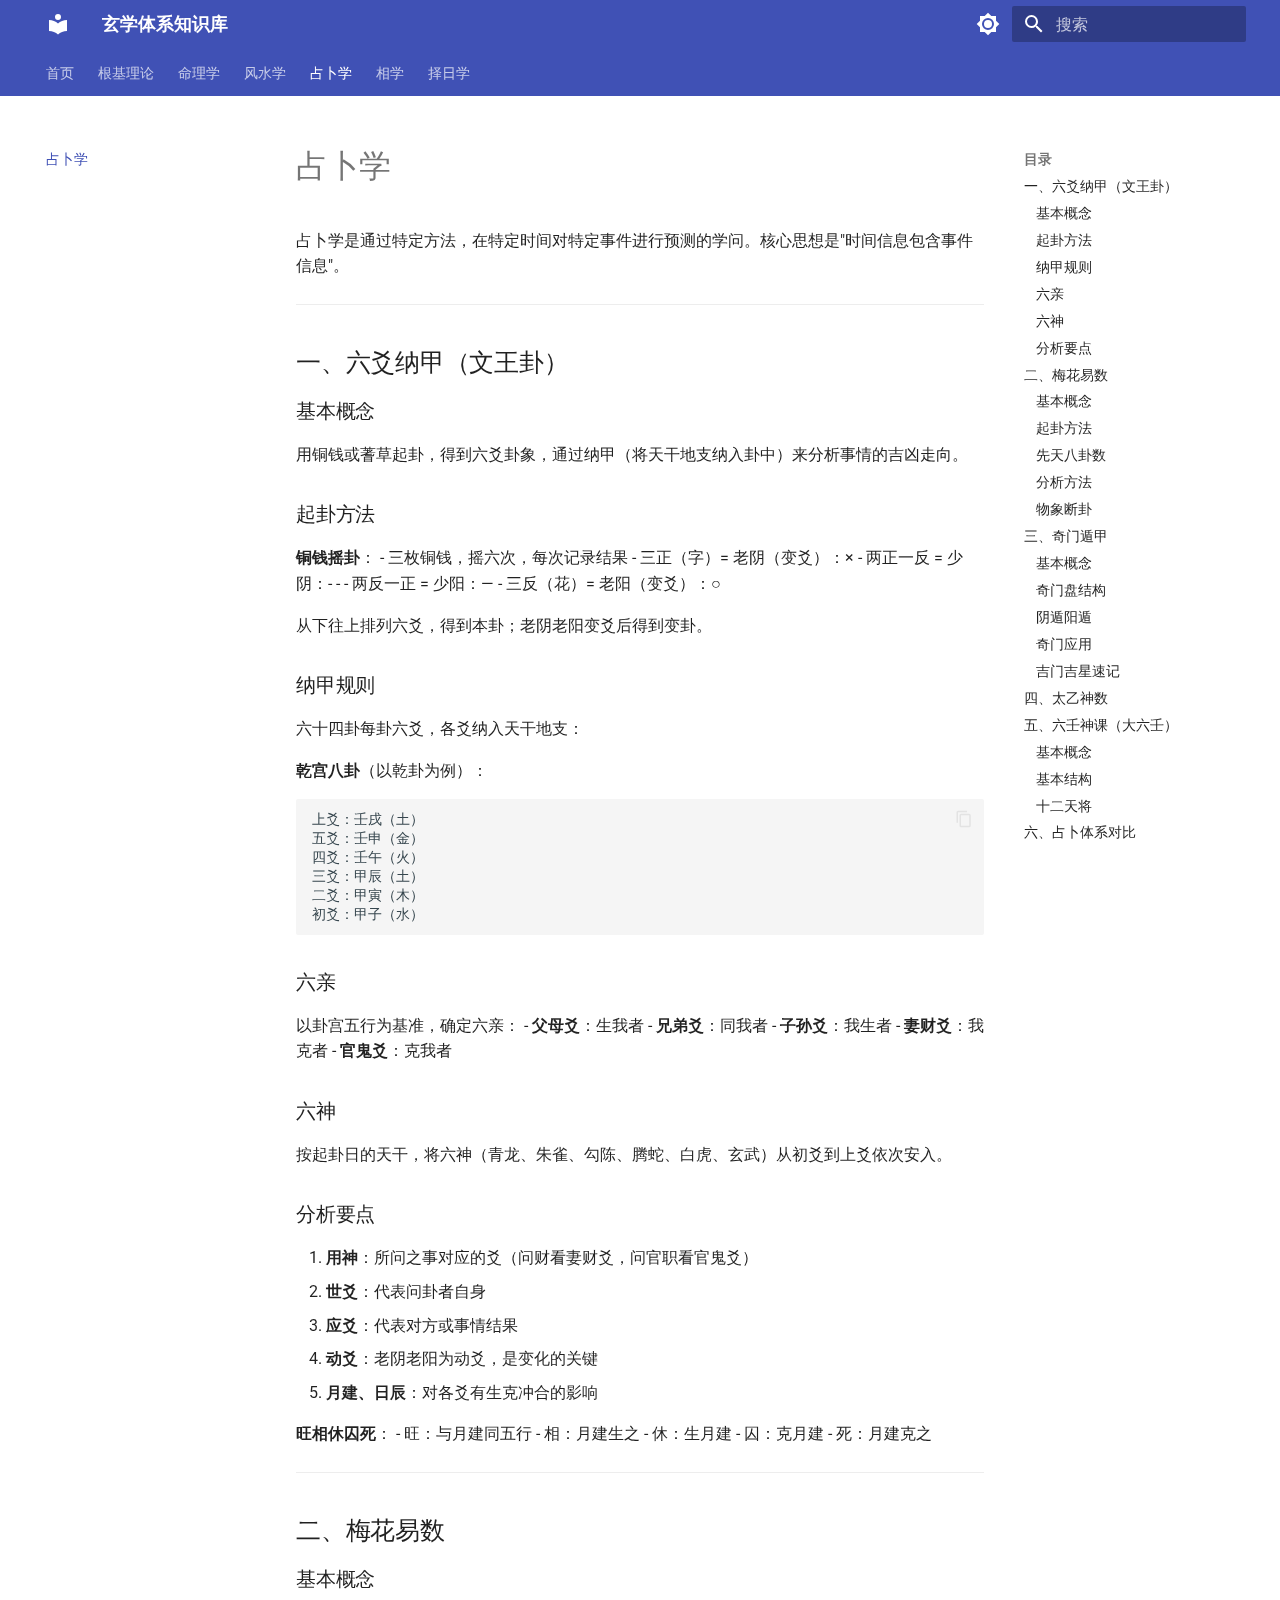
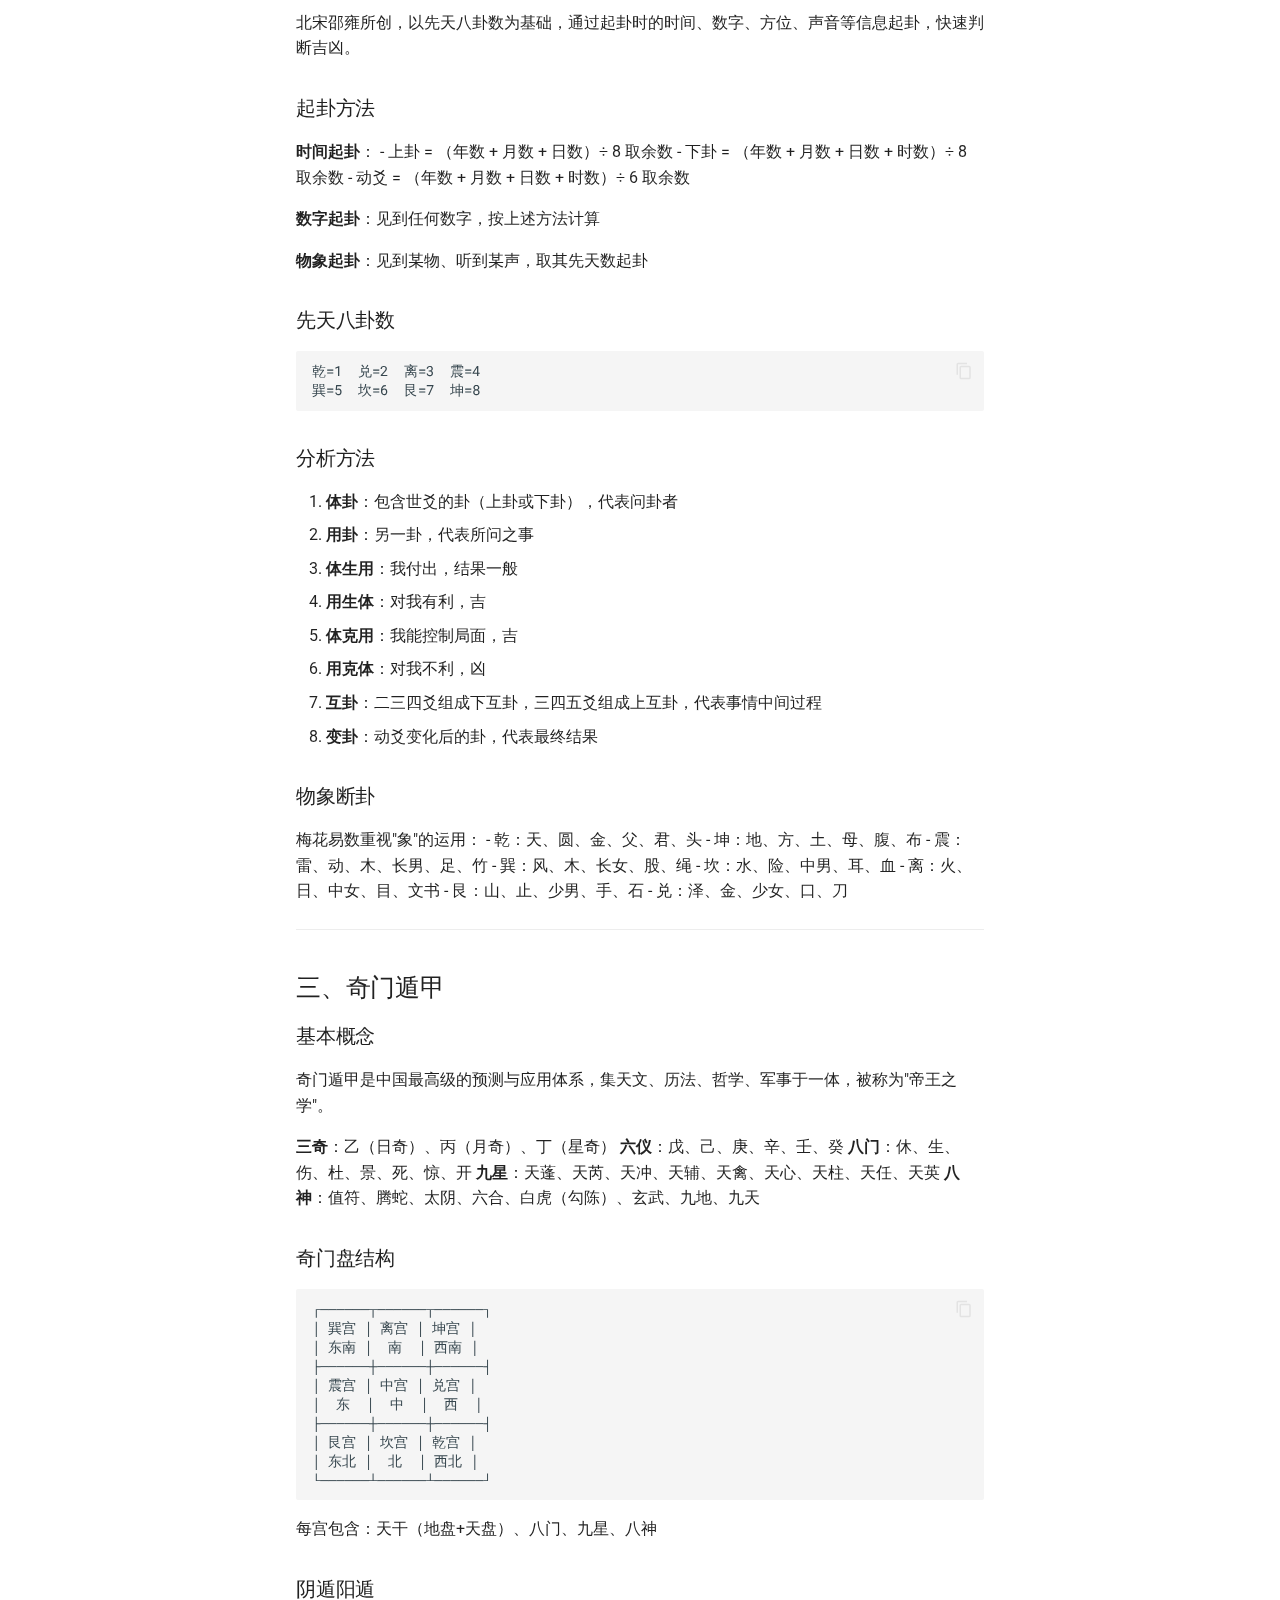
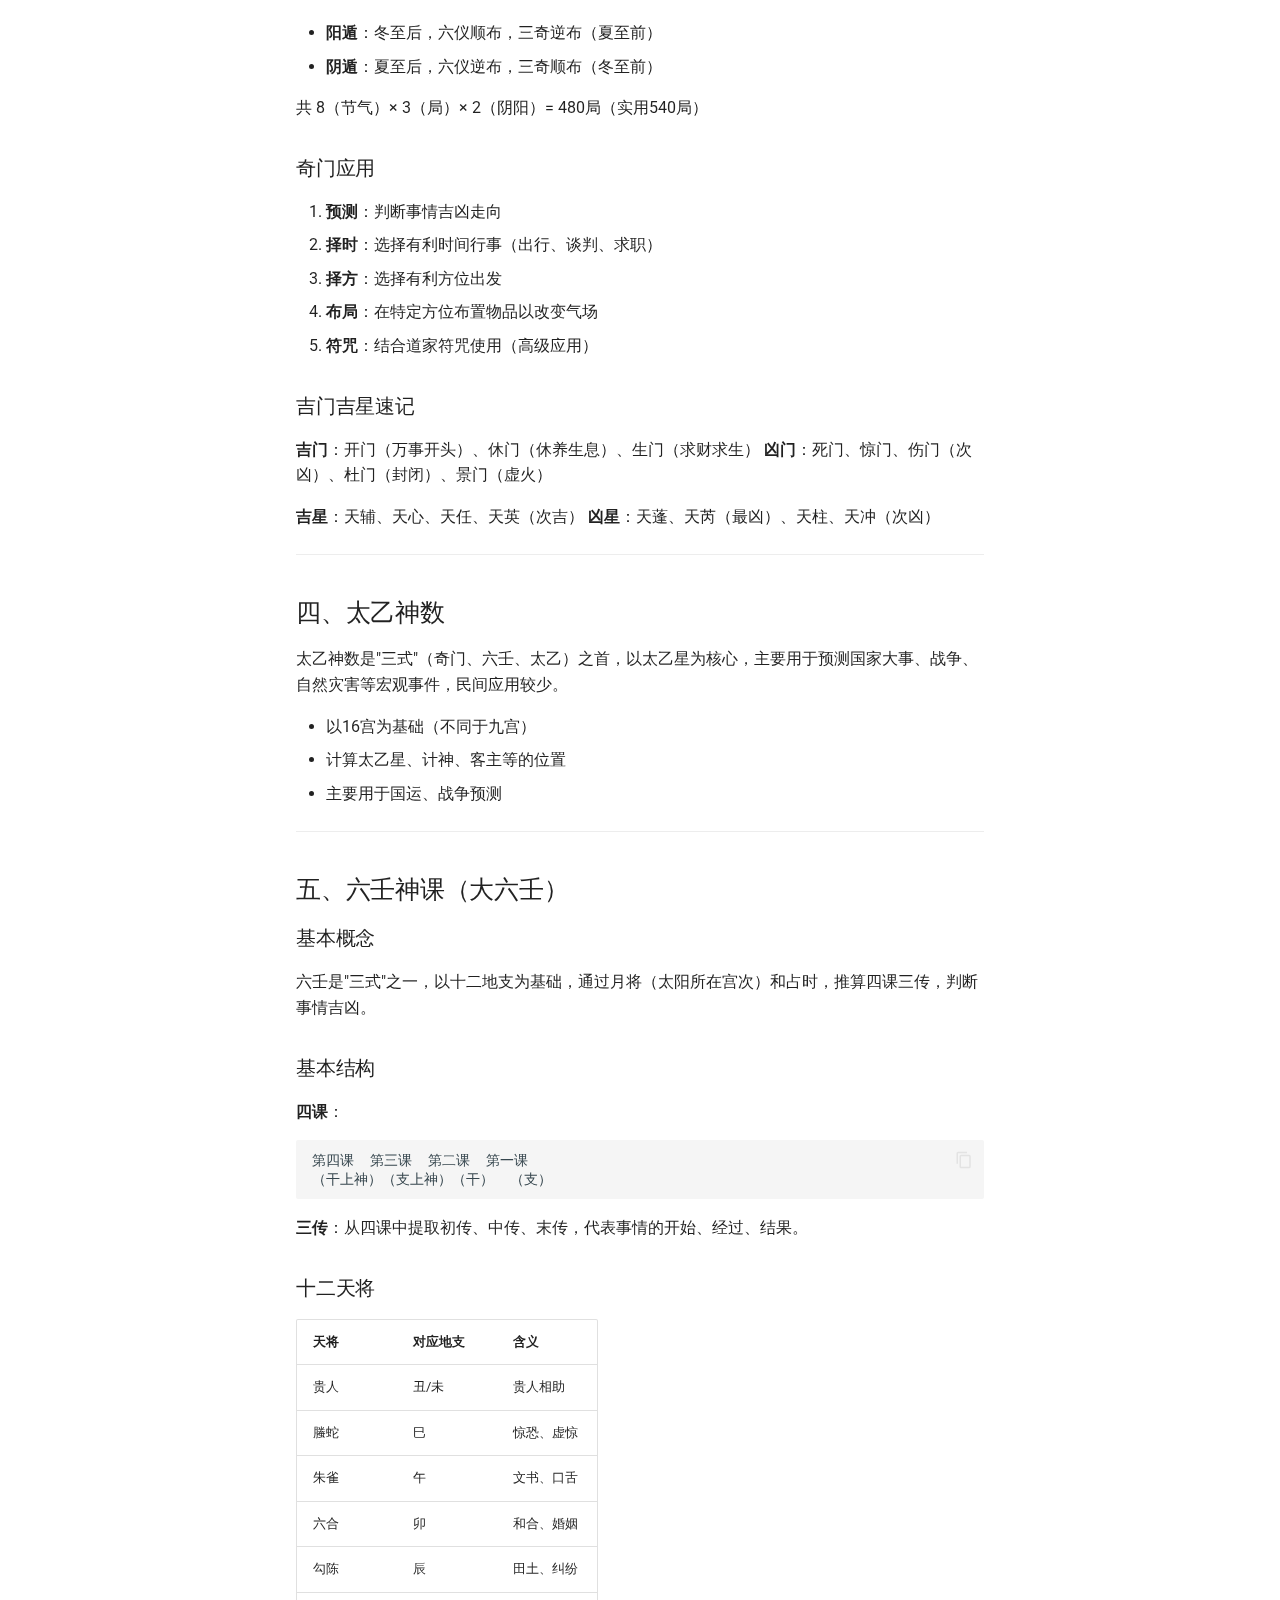
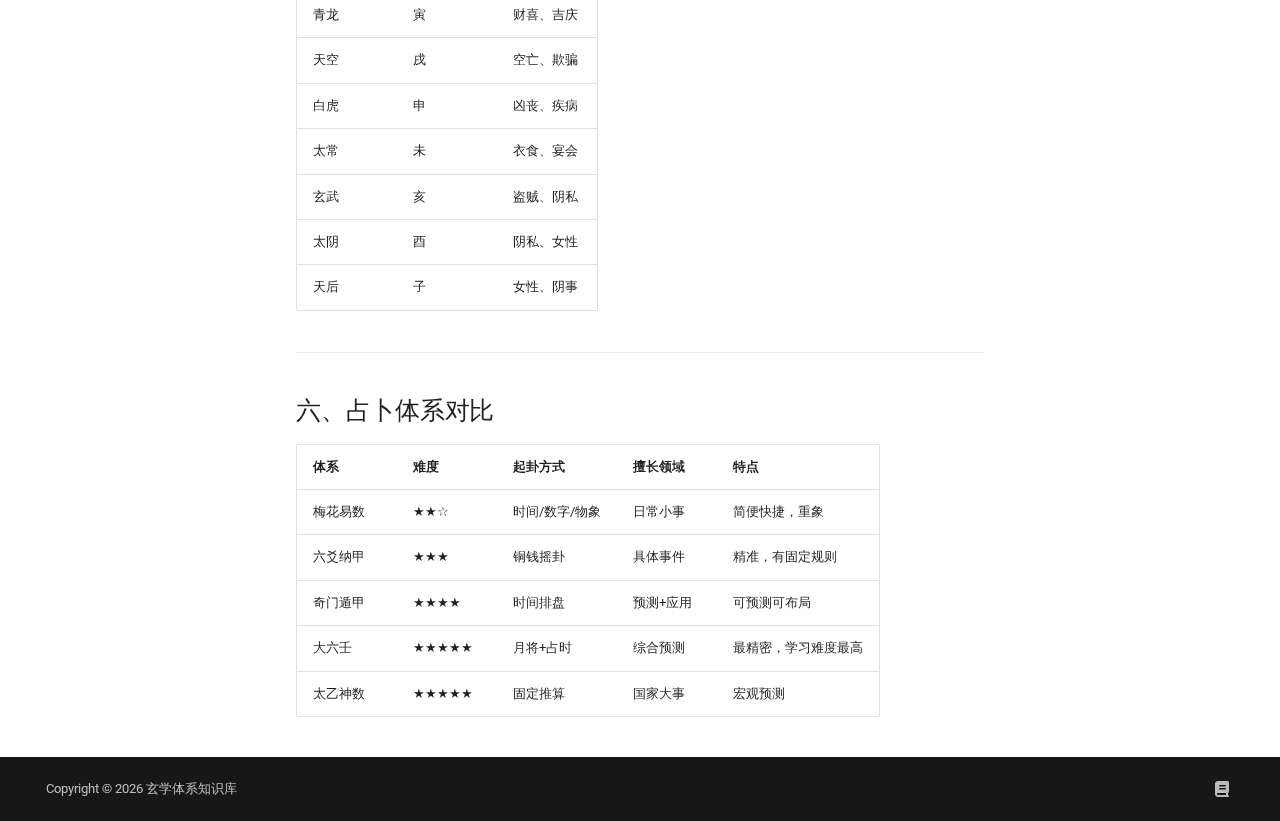
<file: site/04_占卜学/index.html>
<!doctype html>
<html lang="zh" class="no-js">
  <head>
    
      <meta charset="utf-8">
      <meta name="viewport" content="width=device-width,initial-scale=1">
      
        <meta name="description" content="中国传统玄学知识体系完整文档">
      
      
        <meta name="author" content="Alfred">
      
      
      
        <link rel="prev" href="../03_%E9%A3%8E%E6%B0%B4%E5%AD%A6/">
      
      
        <link rel="next" href="../05_%E7%9B%B8%E5%AD%A6/">
      
      
      <link rel="icon" href="../assets/images/favicon.png">
      <meta name="generator" content="mkdocs-1.6.1, mkdocs-material-9.6.21">
    
    
      
        <title>占卜学 - 玄学体系知识库</title>
      
    
    
      <link rel="stylesheet" href="../assets/stylesheets/main.2a3383ac.min.css">
      
        
        <link rel="stylesheet" href="../assets/stylesheets/palette.06af60db.min.css">
      
      


    
    
      
    
    
      
        
        
        <link rel="preconnect" href="https://fonts.gstatic.com" crossorigin>
        <link rel="stylesheet" href="https://fonts.googleapis.com/css?family=Roboto:300,300i,400,400i,700,700i%7CRoboto+Mono:400,400i,700,700i&display=fallback">
        <style>:root{--md-text-font:"Roboto";--md-code-font:"Roboto Mono"}</style>
      
    
    
    <script>__md_scope=new URL("..",location),__md_hash=e=>[...e].reduce(((e,_)=>(e<<5)-e+_.charCodeAt(0)),0),__md_get=(e,_=localStorage,t=__md_scope)=>JSON.parse(_.getItem(t.pathname+"."+e)),__md_set=(e,_,t=localStorage,a=__md_scope)=>{try{t.setItem(a.pathname+"."+e,JSON.stringify(_))}catch(e){}}</script>
    
      

    
    
    
  </head>
  
  
    
    
      
    
    
    
    
    <body dir="ltr" data-md-color-scheme="default" data-md-color-primary="indigo" data-md-color-accent="indigo">
  
    
    <input class="md-toggle" data-md-toggle="drawer" type="checkbox" id="__drawer" autocomplete="off">
    <input class="md-toggle" data-md-toggle="search" type="checkbox" id="__search" autocomplete="off">
    <label class="md-overlay" for="__drawer"></label>
    <div data-md-component="skip">
      
        
        <a href="#_1" class="md-skip">
          跳转至
        </a>
      
    </div>
    <div data-md-component="announce">
      
    </div>
    
    
      

<header class="md-header" data-md-component="header">
  <nav class="md-header__inner md-grid" aria-label="页眉">
    <a href=".." title="玄学体系知识库" class="md-header__button md-logo" aria-label="玄学体系知识库" data-md-component="logo">
      
  
  <svg xmlns="http://www.w3.org/2000/svg" viewBox="0 0 24 24"><path d="M12 8a3 3 0 0 0 3-3 3 3 0 0 0-3-3 3 3 0 0 0-3 3 3 3 0 0 0 3 3m0 3.54C9.64 9.35 6.5 8 3 8v11c3.5 0 6.64 1.35 9 3.54 2.36-2.19 5.5-3.54 9-3.54V8c-3.5 0-6.64 1.35-9 3.54"/></svg>

    </a>
    <label class="md-header__button md-icon" for="__drawer">
      
      <svg xmlns="http://www.w3.org/2000/svg" viewBox="0 0 24 24"><path d="M3 6h18v2H3zm0 5h18v2H3zm0 5h18v2H3z"/></svg>
    </label>
    <div class="md-header__title" data-md-component="header-title">
      <div class="md-header__ellipsis">
        <div class="md-header__topic">
          <span class="md-ellipsis">
            玄学体系知识库
          </span>
        </div>
        <div class="md-header__topic" data-md-component="header-topic">
          <span class="md-ellipsis">
            
              占卜学
            
          </span>
        </div>
      </div>
    </div>
    
      
        <form class="md-header__option" data-md-component="palette">
  
    
    
    
    <input class="md-option" data-md-color-media="" data-md-color-scheme="default" data-md-color-primary="indigo" data-md-color-accent="indigo"  aria-label="切换至深色模式"  type="radio" name="__palette" id="__palette_0">
    
      <label class="md-header__button md-icon" title="切换至深色模式" for="__palette_1" hidden>
        <svg xmlns="http://www.w3.org/2000/svg" viewBox="0 0 24 24"><path d="M12 8a4 4 0 0 0-4 4 4 4 0 0 0 4 4 4 4 0 0 0 4-4 4 4 0 0 0-4-4m0 10a6 6 0 0 1-6-6 6 6 0 0 1 6-6 6 6 0 0 1 6 6 6 6 0 0 1-6 6m8-9.31V4h-4.69L12 .69 8.69 4H4v4.69L.69 12 4 15.31V20h4.69L12 23.31 15.31 20H20v-4.69L23.31 12z"/></svg>
      </label>
    
  
    
    
    
    <input class="md-option" data-md-color-media="" data-md-color-scheme="slate" data-md-color-primary="indigo" data-md-color-accent="indigo"  aria-label="切换至浅色模式"  type="radio" name="__palette" id="__palette_1">
    
      <label class="md-header__button md-icon" title="切换至浅色模式" for="__palette_0" hidden>
        <svg xmlns="http://www.w3.org/2000/svg" viewBox="0 0 24 24"><path d="M12 18c-.89 0-1.74-.2-2.5-.55C11.56 16.5 13 14.42 13 12s-1.44-4.5-3.5-5.45C10.26 6.2 11.11 6 12 6a6 6 0 0 1 6 6 6 6 0 0 1-6 6m8-9.31V4h-4.69L12 .69 8.69 4H4v4.69L.69 12 4 15.31V20h4.69L12 23.31 15.31 20H20v-4.69L23.31 12z"/></svg>
      </label>
    
  
</form>
      
    
    
      <script>var palette=__md_get("__palette");if(palette&&palette.color){if("(prefers-color-scheme)"===palette.color.media){var media=matchMedia("(prefers-color-scheme: light)"),input=document.querySelector(media.matches?"[data-md-color-media='(prefers-color-scheme: light)']":"[data-md-color-media='(prefers-color-scheme: dark)']");palette.color.media=input.getAttribute("data-md-color-media"),palette.color.scheme=input.getAttribute("data-md-color-scheme"),palette.color.primary=input.getAttribute("data-md-color-primary"),palette.color.accent=input.getAttribute("data-md-color-accent")}for(var[key,value]of Object.entries(palette.color))document.body.setAttribute("data-md-color-"+key,value)}</script>
    
    
    
      
      
        <label class="md-header__button md-icon" for="__search">
          
          <svg xmlns="http://www.w3.org/2000/svg" viewBox="0 0 24 24"><path d="M9.5 3A6.5 6.5 0 0 1 16 9.5c0 1.61-.59 3.09-1.56 4.23l.27.27h.79l5 5-1.5 1.5-5-5v-.79l-.27-.27A6.52 6.52 0 0 1 9.5 16 6.5 6.5 0 0 1 3 9.5 6.5 6.5 0 0 1 9.5 3m0 2C7 5 5 7 5 9.5S7 14 9.5 14 14 12 14 9.5 12 5 9.5 5"/></svg>
        </label>
        <div class="md-search" data-md-component="search" role="dialog">
  <label class="md-search__overlay" for="__search"></label>
  <div class="md-search__inner" role="search">
    <form class="md-search__form" name="search">
      <input type="text" class="md-search__input" name="query" aria-label="搜索" placeholder="搜索" autocapitalize="off" autocorrect="off" autocomplete="off" spellcheck="false" data-md-component="search-query" required>
      <label class="md-search__icon md-icon" for="__search">
        
        <svg xmlns="http://www.w3.org/2000/svg" viewBox="0 0 24 24"><path d="M9.5 3A6.5 6.5 0 0 1 16 9.5c0 1.61-.59 3.09-1.56 4.23l.27.27h.79l5 5-1.5 1.5-5-5v-.79l-.27-.27A6.52 6.52 0 0 1 9.5 16 6.5 6.5 0 0 1 3 9.5 6.5 6.5 0 0 1 9.5 3m0 2C7 5 5 7 5 9.5S7 14 9.5 14 14 12 14 9.5 12 5 9.5 5"/></svg>
        
        <svg xmlns="http://www.w3.org/2000/svg" viewBox="0 0 24 24"><path d="M20 11v2H8l5.5 5.5-1.42 1.42L4.16 12l7.92-7.92L13.5 5.5 8 11z"/></svg>
      </label>
      <nav class="md-search__options" aria-label="查找">
        
        <button type="reset" class="md-search__icon md-icon" title="清空当前内容" aria-label="清空当前内容" tabindex="-1">
          
          <svg xmlns="http://www.w3.org/2000/svg" viewBox="0 0 24 24"><path d="M19 6.41 17.59 5 12 10.59 6.41 5 5 6.41 10.59 12 5 17.59 6.41 19 12 13.41 17.59 19 19 17.59 13.41 12z"/></svg>
        </button>
      </nav>
      
        <div class="md-search__suggest" data-md-component="search-suggest"></div>
      
    </form>
    <div class="md-search__output">
      <div class="md-search__scrollwrap" tabindex="0" data-md-scrollfix>
        <div class="md-search-result" data-md-component="search-result">
          <div class="md-search-result__meta">
            正在初始化搜索引擎
          </div>
          <ol class="md-search-result__list" role="presentation"></ol>
        </div>
      </div>
    </div>
  </div>
</div>
      
    
    
  </nav>
  
</header>
    
    <div class="md-container" data-md-component="container">
      
      
        
          
            
<nav class="md-tabs" aria-label="标签" data-md-component="tabs">
  <div class="md-grid">
    <ul class="md-tabs__list">
      
        
  
  
  
  
    <li class="md-tabs__item">
      <a href=".." class="md-tabs__link">
        
  
  
    
  
  首页

      </a>
    </li>
  

      
        
  
  
  
  
    <li class="md-tabs__item">
      <a href="../01_%E6%A0%B9%E5%9F%BA%E7%90%86%E8%AE%BA/" class="md-tabs__link">
        
  
  
    
  
  根基理论

      </a>
    </li>
  

      
        
  
  
  
  
    <li class="md-tabs__item">
      <a href="../02_%E5%91%BD%E7%90%86%E5%AD%A6/" class="md-tabs__link">
        
  
  
    
  
  命理学

      </a>
    </li>
  

      
        
  
  
  
  
    <li class="md-tabs__item">
      <a href="../03_%E9%A3%8E%E6%B0%B4%E5%AD%A6/" class="md-tabs__link">
        
  
  
    
  
  风水学

      </a>
    </li>
  

      
        
  
  
  
    
  
  
    <li class="md-tabs__item md-tabs__item--active">
      <a href="./" class="md-tabs__link">
        
  
  
    
  
  占卜学

      </a>
    </li>
  

      
        
  
  
  
  
    <li class="md-tabs__item">
      <a href="../05_%E7%9B%B8%E5%AD%A6/" class="md-tabs__link">
        
  
  
    
  
  相学

      </a>
    </li>
  

      
        
  
  
  
  
    <li class="md-tabs__item">
      <a href="../06_%E6%8B%A9%E6%97%A5%E5%AD%A6/" class="md-tabs__link">
        
  
  
    
  
  择日学

      </a>
    </li>
  

      
    </ul>
  </div>
</nav>
          
        
      
      <main class="md-main" data-md-component="main">
        <div class="md-main__inner md-grid">
          
            
              
              <div class="md-sidebar md-sidebar--primary" data-md-component="sidebar" data-md-type="navigation" >
                <div class="md-sidebar__scrollwrap">
                  <div class="md-sidebar__inner">
                    


  


<nav class="md-nav md-nav--primary md-nav--lifted" aria-label="导航栏" data-md-level="0">
  <label class="md-nav__title" for="__drawer">
    <a href=".." title="玄学体系知识库" class="md-nav__button md-logo" aria-label="玄学体系知识库" data-md-component="logo">
      
  
  <svg xmlns="http://www.w3.org/2000/svg" viewBox="0 0 24 24"><path d="M12 8a3 3 0 0 0 3-3 3 3 0 0 0-3-3 3 3 0 0 0-3 3 3 3 0 0 0 3 3m0 3.54C9.64 9.35 6.5 8 3 8v11c3.5 0 6.64 1.35 9 3.54 2.36-2.19 5.5-3.54 9-3.54V8c-3.5 0-6.64 1.35-9 3.54"/></svg>

    </a>
    玄学体系知识库
  </label>
  
  <ul class="md-nav__list" data-md-scrollfix>
    
      
      
  
  
  
  
    <li class="md-nav__item">
      <a href=".." class="md-nav__link">
        
  
  
  <span class="md-ellipsis">
    首页
    
  </span>
  

      </a>
    </li>
  

    
      
      
  
  
  
  
    <li class="md-nav__item">
      <a href="../01_%E6%A0%B9%E5%9F%BA%E7%90%86%E8%AE%BA/" class="md-nav__link">
        
  
  
  <span class="md-ellipsis">
    根基理论
    
  </span>
  

      </a>
    </li>
  

    
      
      
  
  
  
  
    <li class="md-nav__item">
      <a href="../02_%E5%91%BD%E7%90%86%E5%AD%A6/" class="md-nav__link">
        
  
  
  <span class="md-ellipsis">
    命理学
    
  </span>
  

      </a>
    </li>
  

    
      
      
  
  
  
  
    <li class="md-nav__item">
      <a href="../03_%E9%A3%8E%E6%B0%B4%E5%AD%A6/" class="md-nav__link">
        
  
  
  <span class="md-ellipsis">
    风水学
    
  </span>
  

      </a>
    </li>
  

    
      
      
  
  
    
  
  
  
    <li class="md-nav__item md-nav__item--active">
      
      <input class="md-nav__toggle md-toggle" type="checkbox" id="__toc">
      
      
        
      
      
        <label class="md-nav__link md-nav__link--active" for="__toc">
          
  
  
  <span class="md-ellipsis">
    占卜学
    
  </span>
  

          <span class="md-nav__icon md-icon"></span>
        </label>
      
      <a href="./" class="md-nav__link md-nav__link--active">
        
  
  
  <span class="md-ellipsis">
    占卜学
    
  </span>
  

      </a>
      
        

<nav class="md-nav md-nav--secondary" aria-label="目录">
  
  
  
    
  
  
    <label class="md-nav__title" for="__toc">
      <span class="md-nav__icon md-icon"></span>
      目录
    </label>
    <ul class="md-nav__list" data-md-component="toc" data-md-scrollfix>
      
        <li class="md-nav__item">
  <a href="#_2" class="md-nav__link">
    <span class="md-ellipsis">
      一、六爻纳甲（文王卦）
    </span>
  </a>
  
    <nav class="md-nav" aria-label="一、六爻纳甲（文王卦）">
      <ul class="md-nav__list">
        
          <li class="md-nav__item">
  <a href="#_3" class="md-nav__link">
    <span class="md-ellipsis">
      基本概念
    </span>
  </a>
  
</li>
        
          <li class="md-nav__item">
  <a href="#_4" class="md-nav__link">
    <span class="md-ellipsis">
      起卦方法
    </span>
  </a>
  
</li>
        
          <li class="md-nav__item">
  <a href="#_5" class="md-nav__link">
    <span class="md-ellipsis">
      纳甲规则
    </span>
  </a>
  
</li>
        
          <li class="md-nav__item">
  <a href="#_6" class="md-nav__link">
    <span class="md-ellipsis">
      六亲
    </span>
  </a>
  
</li>
        
          <li class="md-nav__item">
  <a href="#_7" class="md-nav__link">
    <span class="md-ellipsis">
      六神
    </span>
  </a>
  
</li>
        
          <li class="md-nav__item">
  <a href="#_8" class="md-nav__link">
    <span class="md-ellipsis">
      分析要点
    </span>
  </a>
  
</li>
        
      </ul>
    </nav>
  
</li>
      
        <li class="md-nav__item">
  <a href="#_9" class="md-nav__link">
    <span class="md-ellipsis">
      二、梅花易数
    </span>
  </a>
  
    <nav class="md-nav" aria-label="二、梅花易数">
      <ul class="md-nav__list">
        
          <li class="md-nav__item">
  <a href="#_10" class="md-nav__link">
    <span class="md-ellipsis">
      基本概念
    </span>
  </a>
  
</li>
        
          <li class="md-nav__item">
  <a href="#_11" class="md-nav__link">
    <span class="md-ellipsis">
      起卦方法
    </span>
  </a>
  
</li>
        
          <li class="md-nav__item">
  <a href="#_12" class="md-nav__link">
    <span class="md-ellipsis">
      先天八卦数
    </span>
  </a>
  
</li>
        
          <li class="md-nav__item">
  <a href="#_13" class="md-nav__link">
    <span class="md-ellipsis">
      分析方法
    </span>
  </a>
  
</li>
        
          <li class="md-nav__item">
  <a href="#_14" class="md-nav__link">
    <span class="md-ellipsis">
      物象断卦
    </span>
  </a>
  
</li>
        
      </ul>
    </nav>
  
</li>
      
        <li class="md-nav__item">
  <a href="#_15" class="md-nav__link">
    <span class="md-ellipsis">
      三、奇门遁甲
    </span>
  </a>
  
    <nav class="md-nav" aria-label="三、奇门遁甲">
      <ul class="md-nav__list">
        
          <li class="md-nav__item">
  <a href="#_16" class="md-nav__link">
    <span class="md-ellipsis">
      基本概念
    </span>
  </a>
  
</li>
        
          <li class="md-nav__item">
  <a href="#_17" class="md-nav__link">
    <span class="md-ellipsis">
      奇门盘结构
    </span>
  </a>
  
</li>
        
          <li class="md-nav__item">
  <a href="#_18" class="md-nav__link">
    <span class="md-ellipsis">
      阴遁阳遁
    </span>
  </a>
  
</li>
        
          <li class="md-nav__item">
  <a href="#_19" class="md-nav__link">
    <span class="md-ellipsis">
      奇门应用
    </span>
  </a>
  
</li>
        
          <li class="md-nav__item">
  <a href="#_20" class="md-nav__link">
    <span class="md-ellipsis">
      吉门吉星速记
    </span>
  </a>
  
</li>
        
      </ul>
    </nav>
  
</li>
      
        <li class="md-nav__item">
  <a href="#_21" class="md-nav__link">
    <span class="md-ellipsis">
      四、太乙神数
    </span>
  </a>
  
</li>
      
        <li class="md-nav__item">
  <a href="#_22" class="md-nav__link">
    <span class="md-ellipsis">
      五、六壬神课（大六壬）
    </span>
  </a>
  
    <nav class="md-nav" aria-label="五、六壬神课（大六壬）">
      <ul class="md-nav__list">
        
          <li class="md-nav__item">
  <a href="#_23" class="md-nav__link">
    <span class="md-ellipsis">
      基本概念
    </span>
  </a>
  
</li>
        
          <li class="md-nav__item">
  <a href="#_24" class="md-nav__link">
    <span class="md-ellipsis">
      基本结构
    </span>
  </a>
  
</li>
        
          <li class="md-nav__item">
  <a href="#_25" class="md-nav__link">
    <span class="md-ellipsis">
      十二天将
    </span>
  </a>
  
</li>
        
      </ul>
    </nav>
  
</li>
      
        <li class="md-nav__item">
  <a href="#_26" class="md-nav__link">
    <span class="md-ellipsis">
      六、占卜体系对比
    </span>
  </a>
  
</li>
      
    </ul>
  
</nav>
      
    </li>
  

    
      
      
  
  
  
  
    <li class="md-nav__item">
      <a href="../05_%E7%9B%B8%E5%AD%A6/" class="md-nav__link">
        
  
  
  <span class="md-ellipsis">
    相学
    
  </span>
  

      </a>
    </li>
  

    
      
      
  
  
  
  
    <li class="md-nav__item">
      <a href="../06_%E6%8B%A9%E6%97%A5%E5%AD%A6/" class="md-nav__link">
        
  
  
  <span class="md-ellipsis">
    择日学
    
  </span>
  

      </a>
    </li>
  

    
  </ul>
</nav>
                  </div>
                </div>
              </div>
            
            
              
              <div class="md-sidebar md-sidebar--secondary" data-md-component="sidebar" data-md-type="toc" >
                <div class="md-sidebar__scrollwrap">
                  <div class="md-sidebar__inner">
                    

<nav class="md-nav md-nav--secondary" aria-label="目录">
  
  
  
    
  
  
    <label class="md-nav__title" for="__toc">
      <span class="md-nav__icon md-icon"></span>
      目录
    </label>
    <ul class="md-nav__list" data-md-component="toc" data-md-scrollfix>
      
        <li class="md-nav__item">
  <a href="#_2" class="md-nav__link">
    <span class="md-ellipsis">
      一、六爻纳甲（文王卦）
    </span>
  </a>
  
    <nav class="md-nav" aria-label="一、六爻纳甲（文王卦）">
      <ul class="md-nav__list">
        
          <li class="md-nav__item">
  <a href="#_3" class="md-nav__link">
    <span class="md-ellipsis">
      基本概念
    </span>
  </a>
  
</li>
        
          <li class="md-nav__item">
  <a href="#_4" class="md-nav__link">
    <span class="md-ellipsis">
      起卦方法
    </span>
  </a>
  
</li>
        
          <li class="md-nav__item">
  <a href="#_5" class="md-nav__link">
    <span class="md-ellipsis">
      纳甲规则
    </span>
  </a>
  
</li>
        
          <li class="md-nav__item">
  <a href="#_6" class="md-nav__link">
    <span class="md-ellipsis">
      六亲
    </span>
  </a>
  
</li>
        
          <li class="md-nav__item">
  <a href="#_7" class="md-nav__link">
    <span class="md-ellipsis">
      六神
    </span>
  </a>
  
</li>
        
          <li class="md-nav__item">
  <a href="#_8" class="md-nav__link">
    <span class="md-ellipsis">
      分析要点
    </span>
  </a>
  
</li>
        
      </ul>
    </nav>
  
</li>
      
        <li class="md-nav__item">
  <a href="#_9" class="md-nav__link">
    <span class="md-ellipsis">
      二、梅花易数
    </span>
  </a>
  
    <nav class="md-nav" aria-label="二、梅花易数">
      <ul class="md-nav__list">
        
          <li class="md-nav__item">
  <a href="#_10" class="md-nav__link">
    <span class="md-ellipsis">
      基本概念
    </span>
  </a>
  
</li>
        
          <li class="md-nav__item">
  <a href="#_11" class="md-nav__link">
    <span class="md-ellipsis">
      起卦方法
    </span>
  </a>
  
</li>
        
          <li class="md-nav__item">
  <a href="#_12" class="md-nav__link">
    <span class="md-ellipsis">
      先天八卦数
    </span>
  </a>
  
</li>
        
          <li class="md-nav__item">
  <a href="#_13" class="md-nav__link">
    <span class="md-ellipsis">
      分析方法
    </span>
  </a>
  
</li>
        
          <li class="md-nav__item">
  <a href="#_14" class="md-nav__link">
    <span class="md-ellipsis">
      物象断卦
    </span>
  </a>
  
</li>
        
      </ul>
    </nav>
  
</li>
      
        <li class="md-nav__item">
  <a href="#_15" class="md-nav__link">
    <span class="md-ellipsis">
      三、奇门遁甲
    </span>
  </a>
  
    <nav class="md-nav" aria-label="三、奇门遁甲">
      <ul class="md-nav__list">
        
          <li class="md-nav__item">
  <a href="#_16" class="md-nav__link">
    <span class="md-ellipsis">
      基本概念
    </span>
  </a>
  
</li>
        
          <li class="md-nav__item">
  <a href="#_17" class="md-nav__link">
    <span class="md-ellipsis">
      奇门盘结构
    </span>
  </a>
  
</li>
        
          <li class="md-nav__item">
  <a href="#_18" class="md-nav__link">
    <span class="md-ellipsis">
      阴遁阳遁
    </span>
  </a>
  
</li>
        
          <li class="md-nav__item">
  <a href="#_19" class="md-nav__link">
    <span class="md-ellipsis">
      奇门应用
    </span>
  </a>
  
</li>
        
          <li class="md-nav__item">
  <a href="#_20" class="md-nav__link">
    <span class="md-ellipsis">
      吉门吉星速记
    </span>
  </a>
  
</li>
        
      </ul>
    </nav>
  
</li>
      
        <li class="md-nav__item">
  <a href="#_21" class="md-nav__link">
    <span class="md-ellipsis">
      四、太乙神数
    </span>
  </a>
  
</li>
      
        <li class="md-nav__item">
  <a href="#_22" class="md-nav__link">
    <span class="md-ellipsis">
      五、六壬神课（大六壬）
    </span>
  </a>
  
    <nav class="md-nav" aria-label="五、六壬神课（大六壬）">
      <ul class="md-nav__list">
        
          <li class="md-nav__item">
  <a href="#_23" class="md-nav__link">
    <span class="md-ellipsis">
      基本概念
    </span>
  </a>
  
</li>
        
          <li class="md-nav__item">
  <a href="#_24" class="md-nav__link">
    <span class="md-ellipsis">
      基本结构
    </span>
  </a>
  
</li>
        
          <li class="md-nav__item">
  <a href="#_25" class="md-nav__link">
    <span class="md-ellipsis">
      十二天将
    </span>
  </a>
  
</li>
        
      </ul>
    </nav>
  
</li>
      
        <li class="md-nav__item">
  <a href="#_26" class="md-nav__link">
    <span class="md-ellipsis">
      六、占卜体系对比
    </span>
  </a>
  
</li>
      
    </ul>
  
</nav>
                  </div>
                </div>
              </div>
            
          
          
            <div class="md-content" data-md-component="content">
              <article class="md-content__inner md-typeset">
                
                  



<h1 id="_1">占卜学<a class="headerlink" href="#_1" title="Permanent link">&para;</a></h1>
<p>占卜学是通过特定方法，在特定时间对特定事件进行预测的学问。核心思想是"时间信息包含事件信息"。</p>
<hr />
<h2 id="_2">一、六爻纳甲（文王卦）<a class="headerlink" href="#_2" title="Permanent link">&para;</a></h2>
<h3 id="_3">基本概念<a class="headerlink" href="#_3" title="Permanent link">&para;</a></h3>
<p>用铜钱或蓍草起卦，得到六爻卦象，通过纳甲（将天干地支纳入卦中）来分析事情的吉凶走向。</p>
<h3 id="_4">起卦方法<a class="headerlink" href="#_4" title="Permanent link">&para;</a></h3>
<p><strong>铜钱摇卦</strong>：
- 三枚铜钱，摇六次，每次记录结果
- 三正（字）= 老阴（变爻）：× 
- 两正一反 = 少阴：- -
- 两反一正 = 少阳：—
- 三反（花）= 老阳（变爻）：○</p>
<p>从下往上排列六爻，得到本卦；老阴老阳变爻后得到变卦。</p>
<h3 id="_5">纳甲规则<a class="headerlink" href="#_5" title="Permanent link">&para;</a></h3>
<p>六十四卦每卦六爻，各爻纳入天干地支：</p>
<p><strong>乾宫八卦</strong>（以乾卦为例）：
<div class="highlight"><pre><span></span><code>上爻：壬戌（土）
五爻：壬申（金）
四爻：壬午（火）
三爻：甲辰（土）
二爻：甲寅（木）
初爻：甲子（水）
</code></pre></div></p>
<h3 id="_6">六亲<a class="headerlink" href="#_6" title="Permanent link">&para;</a></h3>
<p>以卦宫五行为基准，确定六亲：
- <strong>父母爻</strong>：生我者
- <strong>兄弟爻</strong>：同我者
- <strong>子孙爻</strong>：我生者
- <strong>妻财爻</strong>：我克者
- <strong>官鬼爻</strong>：克我者</p>
<h3 id="_7">六神<a class="headerlink" href="#_7" title="Permanent link">&para;</a></h3>
<p>按起卦日的天干，将六神（青龙、朱雀、勾陈、腾蛇、白虎、玄武）从初爻到上爻依次安入。</p>
<h3 id="_8">分析要点<a class="headerlink" href="#_8" title="Permanent link">&para;</a></h3>
<ol>
<li><strong>用神</strong>：所问之事对应的爻（问财看妻财爻，问官职看官鬼爻）</li>
<li><strong>世爻</strong>：代表问卦者自身</li>
<li><strong>应爻</strong>：代表对方或事情结果</li>
<li><strong>动爻</strong>：老阴老阳为动爻，是变化的关键</li>
<li><strong>月建、日辰</strong>：对各爻有生克冲合的影响</li>
</ol>
<p><strong>旺相休囚死</strong>：
- 旺：与月建同五行
- 相：月建生之
- 休：生月建
- 囚：克月建
- 死：月建克之</p>
<hr />
<h2 id="_9">二、梅花易数<a class="headerlink" href="#_9" title="Permanent link">&para;</a></h2>
<h3 id="_10">基本概念<a class="headerlink" href="#_10" title="Permanent link">&para;</a></h3>
<p>北宋邵雍所创，以先天八卦数为基础，通过起卦时的时间、数字、方位、声音等信息起卦，快速判断吉凶。</p>
<h3 id="_11">起卦方法<a class="headerlink" href="#_11" title="Permanent link">&para;</a></h3>
<p><strong>时间起卦</strong>：
- 上卦 = （年数 + 月数 + 日数）÷ 8 取余数
- 下卦 = （年数 + 月数 + 日数 + 时数）÷ 8 取余数
- 动爻 = （年数 + 月数 + 日数 + 时数）÷ 6 取余数</p>
<p><strong>数字起卦</strong>：见到任何数字，按上述方法计算</p>
<p><strong>物象起卦</strong>：见到某物、听到某声，取其先天数起卦</p>
<h3 id="_12">先天八卦数<a class="headerlink" href="#_12" title="Permanent link">&para;</a></h3>
<div class="highlight"><pre><span></span><code>乾=1  兑=2  离=3  震=4
巽=5  坎=6  艮=7  坤=8
</code></pre></div>
<h3 id="_13">分析方法<a class="headerlink" href="#_13" title="Permanent link">&para;</a></h3>
<ol>
<li><strong>体卦</strong>：包含世爻的卦（上卦或下卦），代表问卦者</li>
<li><strong>用卦</strong>：另一卦，代表所问之事</li>
<li><strong>体生用</strong>：我付出，结果一般</li>
<li><strong>用生体</strong>：对我有利，吉</li>
<li><strong>体克用</strong>：我能控制局面，吉</li>
<li><strong>用克体</strong>：对我不利，凶</li>
<li><strong>互卦</strong>：二三四爻组成下互卦，三四五爻组成上互卦，代表事情中间过程</li>
<li><strong>变卦</strong>：动爻变化后的卦，代表最终结果</li>
</ol>
<h3 id="_14">物象断卦<a class="headerlink" href="#_14" title="Permanent link">&para;</a></h3>
<p>梅花易数重视"象"的运用：
- 乾：天、圆、金、父、君、头
- 坤：地、方、土、母、腹、布
- 震：雷、动、木、长男、足、竹
- 巽：风、木、长女、股、绳
- 坎：水、险、中男、耳、血
- 离：火、日、中女、目、文书
- 艮：山、止、少男、手、石
- 兑：泽、金、少女、口、刀</p>
<hr />
<h2 id="_15">三、奇门遁甲<a class="headerlink" href="#_15" title="Permanent link">&para;</a></h2>
<h3 id="_16">基本概念<a class="headerlink" href="#_16" title="Permanent link">&para;</a></h3>
<p>奇门遁甲是中国最高级的预测与应用体系，集天文、历法、哲学、军事于一体，被称为"帝王之学"。</p>
<p><strong>三奇</strong>：乙（日奇）、丙（月奇）、丁（星奇）
<strong>六仪</strong>：戊、己、庚、辛、壬、癸
<strong>八门</strong>：休、生、伤、杜、景、死、惊、开
<strong>九星</strong>：天蓬、天芮、天冲、天辅、天禽、天心、天柱、天任、天英
<strong>八神</strong>：值符、腾蛇、太阴、六合、白虎（勾陈）、玄武、九地、九天</p>
<h3 id="_17">奇门盘结构<a class="headerlink" href="#_17" title="Permanent link">&para;</a></h3>
<div class="highlight"><pre><span></span><code>┌──────┬──────┬──────┐
│ 巽宫 │ 离宫 │ 坤宫 │
│ 东南 │  南  │ 西南 │
├──────┼──────┼──────┤
│ 震宫 │ 中宫 │ 兑宫 │
│  东  │  中  │  西  │
├──────┼──────┼──────┤
│ 艮宫 │ 坎宫 │ 乾宫 │
│ 东北 │  北  │ 西北 │
└──────┴──────┴──────┘
</code></pre></div>
<p>每宫包含：天干（地盘+天盘）、八门、九星、八神</p>
<h3 id="_18">阴遁阳遁<a class="headerlink" href="#_18" title="Permanent link">&para;</a></h3>
<ul>
<li><strong>阳遁</strong>：冬至后，六仪顺布，三奇逆布（夏至前）</li>
<li><strong>阴遁</strong>：夏至后，六仪逆布，三奇顺布（冬至前）</li>
</ul>
<p>共 8（节气）× 3（局）× 2（阴阳）= 480局（实用540局）</p>
<h3 id="_19">奇门应用<a class="headerlink" href="#_19" title="Permanent link">&para;</a></h3>
<ol>
<li><strong>预测</strong>：判断事情吉凶走向</li>
<li><strong>择时</strong>：选择有利时间行事（出行、谈判、求职）</li>
<li><strong>择方</strong>：选择有利方位出发</li>
<li><strong>布局</strong>：在特定方位布置物品以改变气场</li>
<li><strong>符咒</strong>：结合道家符咒使用（高级应用）</li>
</ol>
<h3 id="_20">吉门吉星速记<a class="headerlink" href="#_20" title="Permanent link">&para;</a></h3>
<p><strong>吉门</strong>：开门（万事开头）、休门（休养生息）、生门（求财求生）
<strong>凶门</strong>：死门、惊门、伤门（次凶）、杜门（封闭）、景门（虚火）</p>
<p><strong>吉星</strong>：天辅、天心、天任、天英（次吉）
<strong>凶星</strong>：天蓬、天芮（最凶）、天柱、天冲（次凶）</p>
<hr />
<h2 id="_21">四、太乙神数<a class="headerlink" href="#_21" title="Permanent link">&para;</a></h2>
<p>太乙神数是"三式"（奇门、六壬、太乙）之首，以太乙星为核心，主要用于预测国家大事、战争、自然灾害等宏观事件，民间应用较少。</p>
<ul>
<li>以16宫为基础（不同于九宫）</li>
<li>计算太乙星、计神、客主等的位置</li>
<li>主要用于国运、战争预测</li>
</ul>
<hr />
<h2 id="_22">五、六壬神课（大六壬）<a class="headerlink" href="#_22" title="Permanent link">&para;</a></h2>
<h3 id="_23">基本概念<a class="headerlink" href="#_23" title="Permanent link">&para;</a></h3>
<p>六壬是"三式"之一，以十二地支为基础，通过月将（太阳所在宫次）和占时，推算四课三传，判断事情吉凶。</p>
<h3 id="_24">基本结构<a class="headerlink" href="#_24" title="Permanent link">&para;</a></h3>
<p><strong>四课</strong>：
<div class="highlight"><pre><span></span><code>第四课  第三课  第二课  第一课
（干上神）（支上神）（干）  （支）
</code></pre></div></p>
<p><strong>三传</strong>：从四课中提取初传、中传、末传，代表事情的开始、经过、结果。</p>
<h3 id="_25">十二天将<a class="headerlink" href="#_25" title="Permanent link">&para;</a></h3>
<table>
<thead>
<tr>
<th>天将</th>
<th>对应地支</th>
<th>含义</th>
</tr>
</thead>
<tbody>
<tr>
<td>贵人</td>
<td>丑/未</td>
<td>贵人相助</td>
</tr>
<tr>
<td>螣蛇</td>
<td>巳</td>
<td>惊恐、虚惊</td>
</tr>
<tr>
<td>朱雀</td>
<td>午</td>
<td>文书、口舌</td>
</tr>
<tr>
<td>六合</td>
<td>卯</td>
<td>和合、婚姻</td>
</tr>
<tr>
<td>勾陈</td>
<td>辰</td>
<td>田土、纠纷</td>
</tr>
<tr>
<td>青龙</td>
<td>寅</td>
<td>财喜、吉庆</td>
</tr>
<tr>
<td>天空</td>
<td>戌</td>
<td>空亡、欺骗</td>
</tr>
<tr>
<td>白虎</td>
<td>申</td>
<td>凶丧、疾病</td>
</tr>
<tr>
<td>太常</td>
<td>未</td>
<td>衣食、宴会</td>
</tr>
<tr>
<td>玄武</td>
<td>亥</td>
<td>盗贼、阴私</td>
</tr>
<tr>
<td>太阴</td>
<td>酉</td>
<td>阴私、女性</td>
</tr>
<tr>
<td>天后</td>
<td>子</td>
<td>女性、阴事</td>
</tr>
</tbody>
</table>
<hr />
<h2 id="_26">六、占卜体系对比<a class="headerlink" href="#_26" title="Permanent link">&para;</a></h2>
<table>
<thead>
<tr>
<th>体系</th>
<th>难度</th>
<th>起卦方式</th>
<th>擅长领域</th>
<th>特点</th>
</tr>
</thead>
<tbody>
<tr>
<td>梅花易数</td>
<td>★★☆</td>
<td>时间/数字/物象</td>
<td>日常小事</td>
<td>简便快捷，重象</td>
</tr>
<tr>
<td>六爻纳甲</td>
<td>★★★</td>
<td>铜钱摇卦</td>
<td>具体事件</td>
<td>精准，有固定规则</td>
</tr>
<tr>
<td>奇门遁甲</td>
<td>★★★★</td>
<td>时间排盘</td>
<td>预测+应用</td>
<td>可预测可布局</td>
</tr>
<tr>
<td>大六壬</td>
<td>★★★★★</td>
<td>月将+占时</td>
<td>综合预测</td>
<td>最精密，学习难度最高</td>
</tr>
<tr>
<td>太乙神数</td>
<td>★★★★★</td>
<td>固定推算</td>
<td>国家大事</td>
<td>宏观预测</td>
</tr>
</tbody>
</table>












                
              </article>
            </div>
          
          
<script>var target=document.getElementById(location.hash.slice(1));target&&target.name&&(target.checked=target.name.startsWith("__tabbed_"))</script>
        </div>
        
          <button type="button" class="md-top md-icon" data-md-component="top" hidden>
  
  <svg xmlns="http://www.w3.org/2000/svg" viewBox="0 0 24 24"><path d="M13 20h-2V8l-5.5 5.5-1.42-1.42L12 4.16l7.92 7.92-1.42 1.42L13 8z"/></svg>
  回到页面顶部
</button>
        
      </main>
      
        <footer class="md-footer">
  
  <div class="md-footer-meta md-typeset">
    <div class="md-footer-meta__inner md-grid">
      <div class="md-copyright">
  
    <div class="md-copyright__highlight">
      Copyright &copy; 2026 玄学体系知识库
    </div>
  
  
</div>
      
        
<div class="md-social">
  
    
    
    
    
    <a href="https://github.com" target="_blank" rel="noopener" title="玄学知识库" class="md-social__link">
      <svg xmlns="http://www.w3.org/2000/svg" viewBox="0 0 448 512"><!--! Font Awesome Free 7.0.1 by @fontawesome - https://fontawesome.com License - https://fontawesome.com/license/free (Icons: CC BY 4.0, Fonts: SIL OFL 1.1, Code: MIT License) Copyright 2025 Fonticons, Inc.--><path d="M384 512H96c-53 0-96-43-96-96V96C0 43 43 0 96 0h304c26.5 0 48 21.5 48 48v288c0 20.9-13.4 38.7-32 45.3V448c17.7 0 32 14.3 32 32s-14.3 32-32 32zM96 384c-17.7 0-32 14.3-32 32s14.3 32 32 32h256v-64zm32-232c0 13.3 10.7 24 24 24h176c13.3 0 24-10.7 24-24s-10.7-24-24-24H152c-13.3 0-24 10.7-24 24m24 72c-13.3 0-24 10.7-24 24s10.7 24 24 24h176c13.3 0 24-10.7 24-24s-10.7-24-24-24z"/></svg>
    </a>
  
</div>
      
    </div>
  </div>
</footer>
      
    </div>
    <div class="md-dialog" data-md-component="dialog">
      <div class="md-dialog__inner md-typeset"></div>
    </div>
    
    
    
      
      <script id="__config" type="application/json">{"base": "..", "features": ["navigation.instant", "navigation.tracking", "navigation.tabs", "navigation.sections", "navigation.expand", "navigation.top", "search.suggest", "search.highlight", "content.code.copy", "toc.follow"], "search": "../assets/javascripts/workers/search.973d3a69.min.js", "tags": null, "translations": {"clipboard.copied": "\u5df2\u590d\u5236", "clipboard.copy": "\u590d\u5236", "search.result.more.one": "\u5728\u8be5\u9875\u4e0a\u8fd8\u6709 1 \u4e2a\u7b26\u5408\u6761\u4ef6\u7684\u7ed3\u679c", "search.result.more.other": "\u5728\u8be5\u9875\u4e0a\u8fd8\u6709 # \u4e2a\u7b26\u5408\u6761\u4ef6\u7684\u7ed3\u679c", "search.result.none": "\u6ca1\u6709\u627e\u5230\u7b26\u5408\u6761\u4ef6\u7684\u7ed3\u679c", "search.result.one": "\u627e\u5230 1 \u4e2a\u7b26\u5408\u6761\u4ef6\u7684\u7ed3\u679c", "search.result.other": "# \u4e2a\u7b26\u5408\u6761\u4ef6\u7684\u7ed3\u679c", "search.result.placeholder": "\u952e\u5165\u4ee5\u5f00\u59cb\u641c\u7d22", "search.result.term.missing": "\u7f3a\u5c11", "select.version": "\u9009\u62e9\u5f53\u524d\u7248\u672c"}, "version": null}</script>
    
    
      <script src="../assets/javascripts/bundle.f55a23d4.min.js"></script>
      
    
  </body>
</html>
</file>
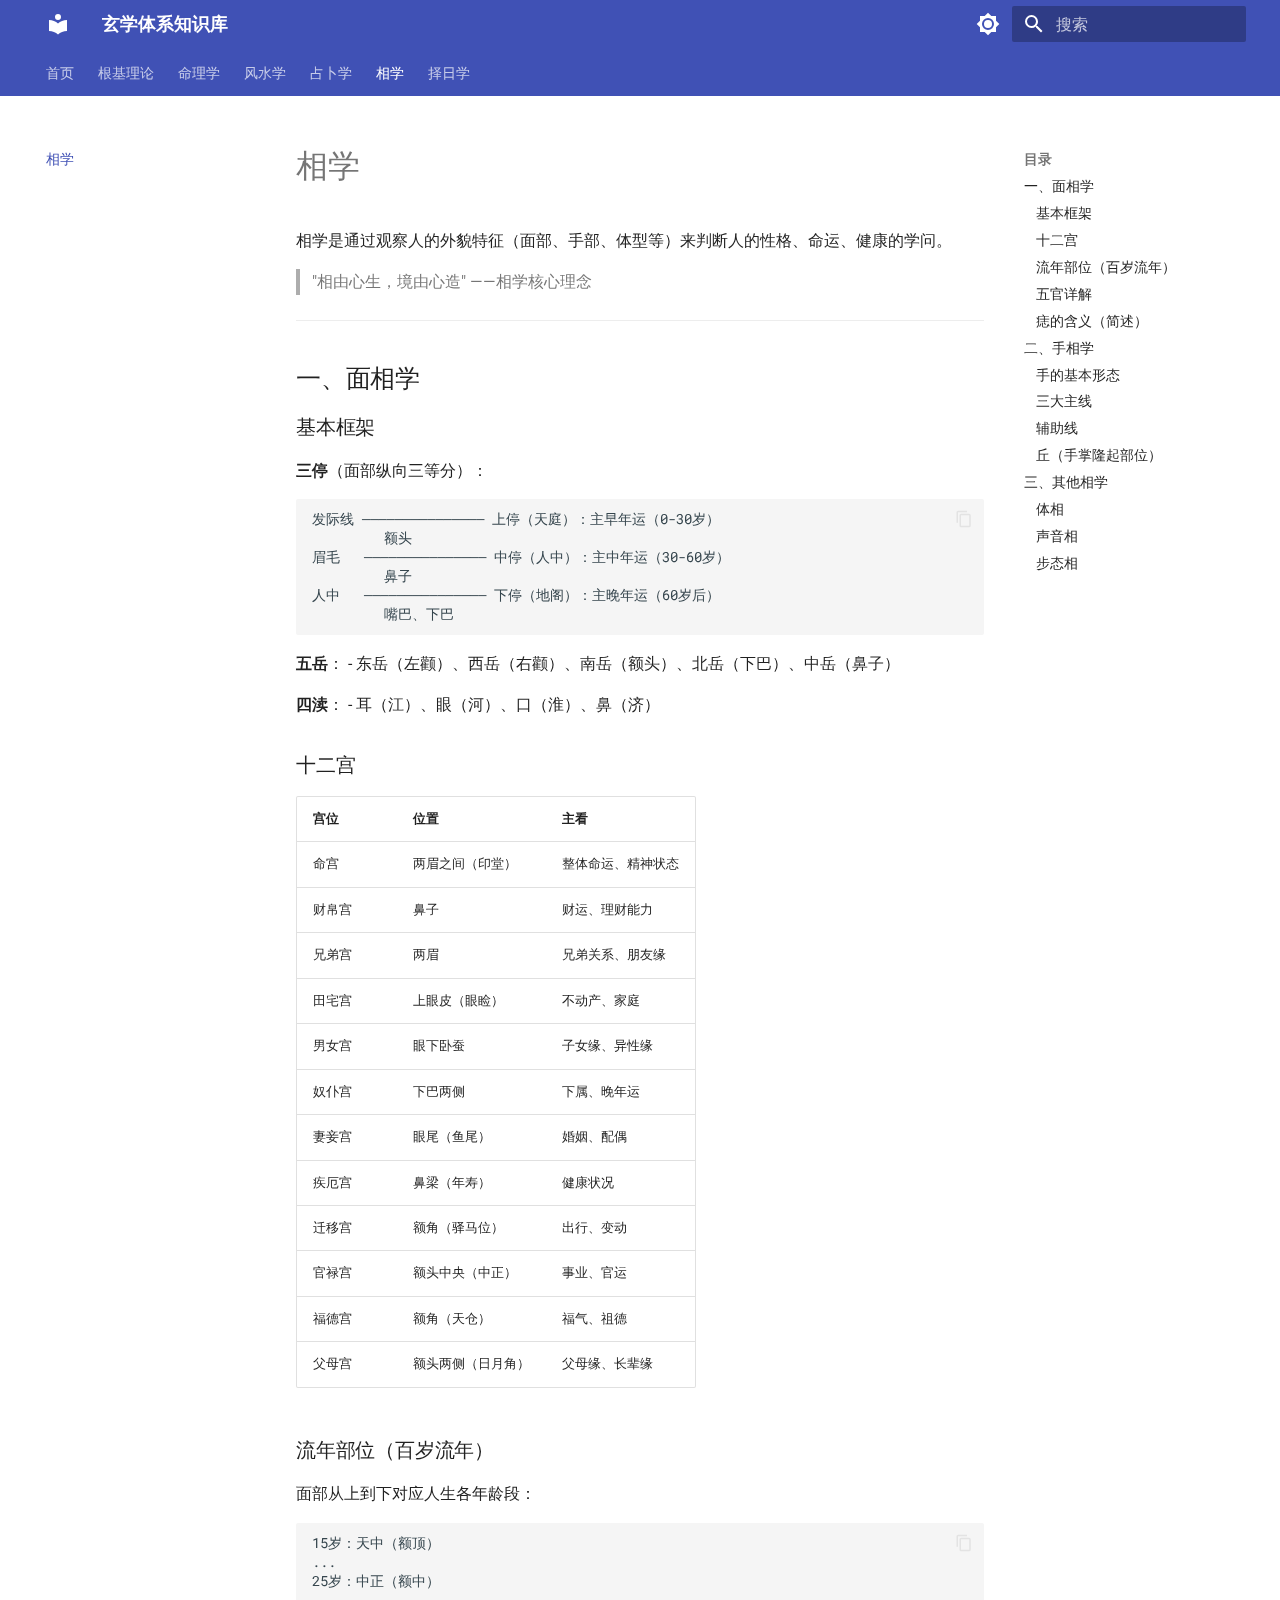
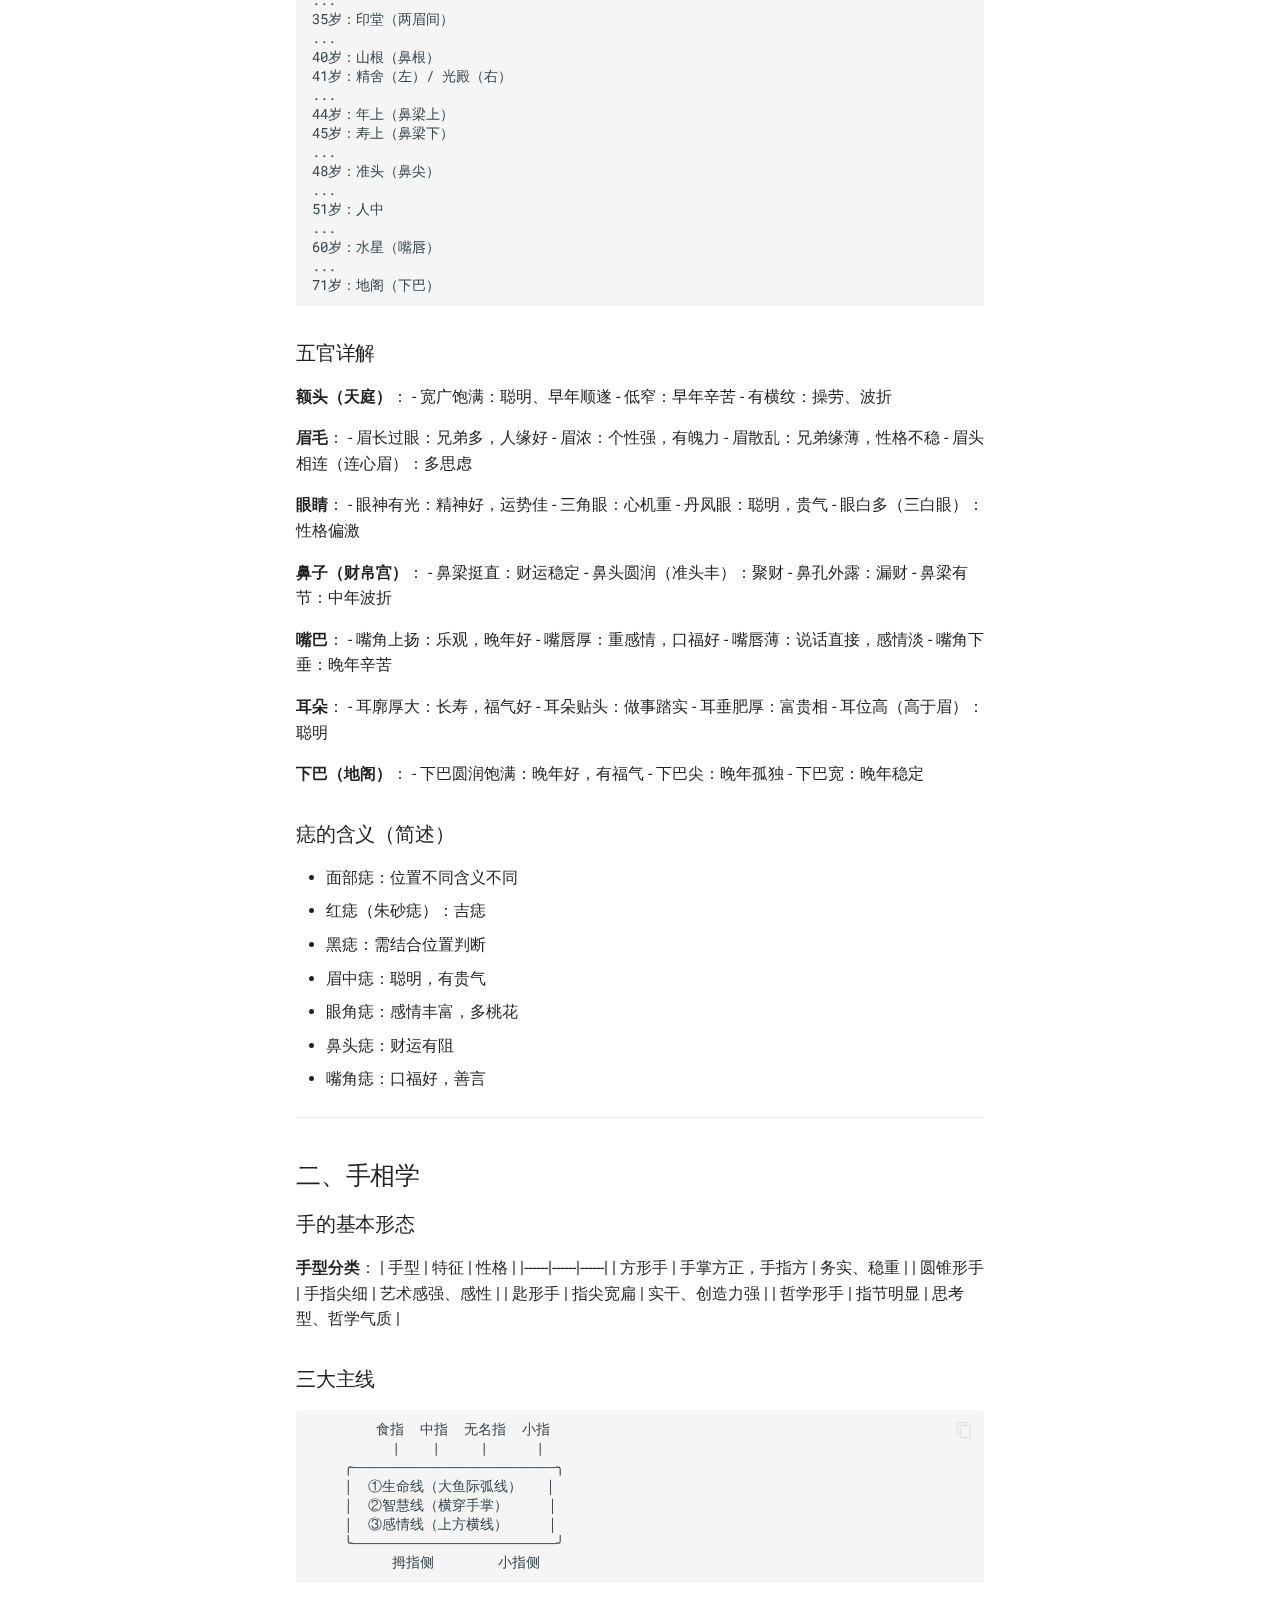
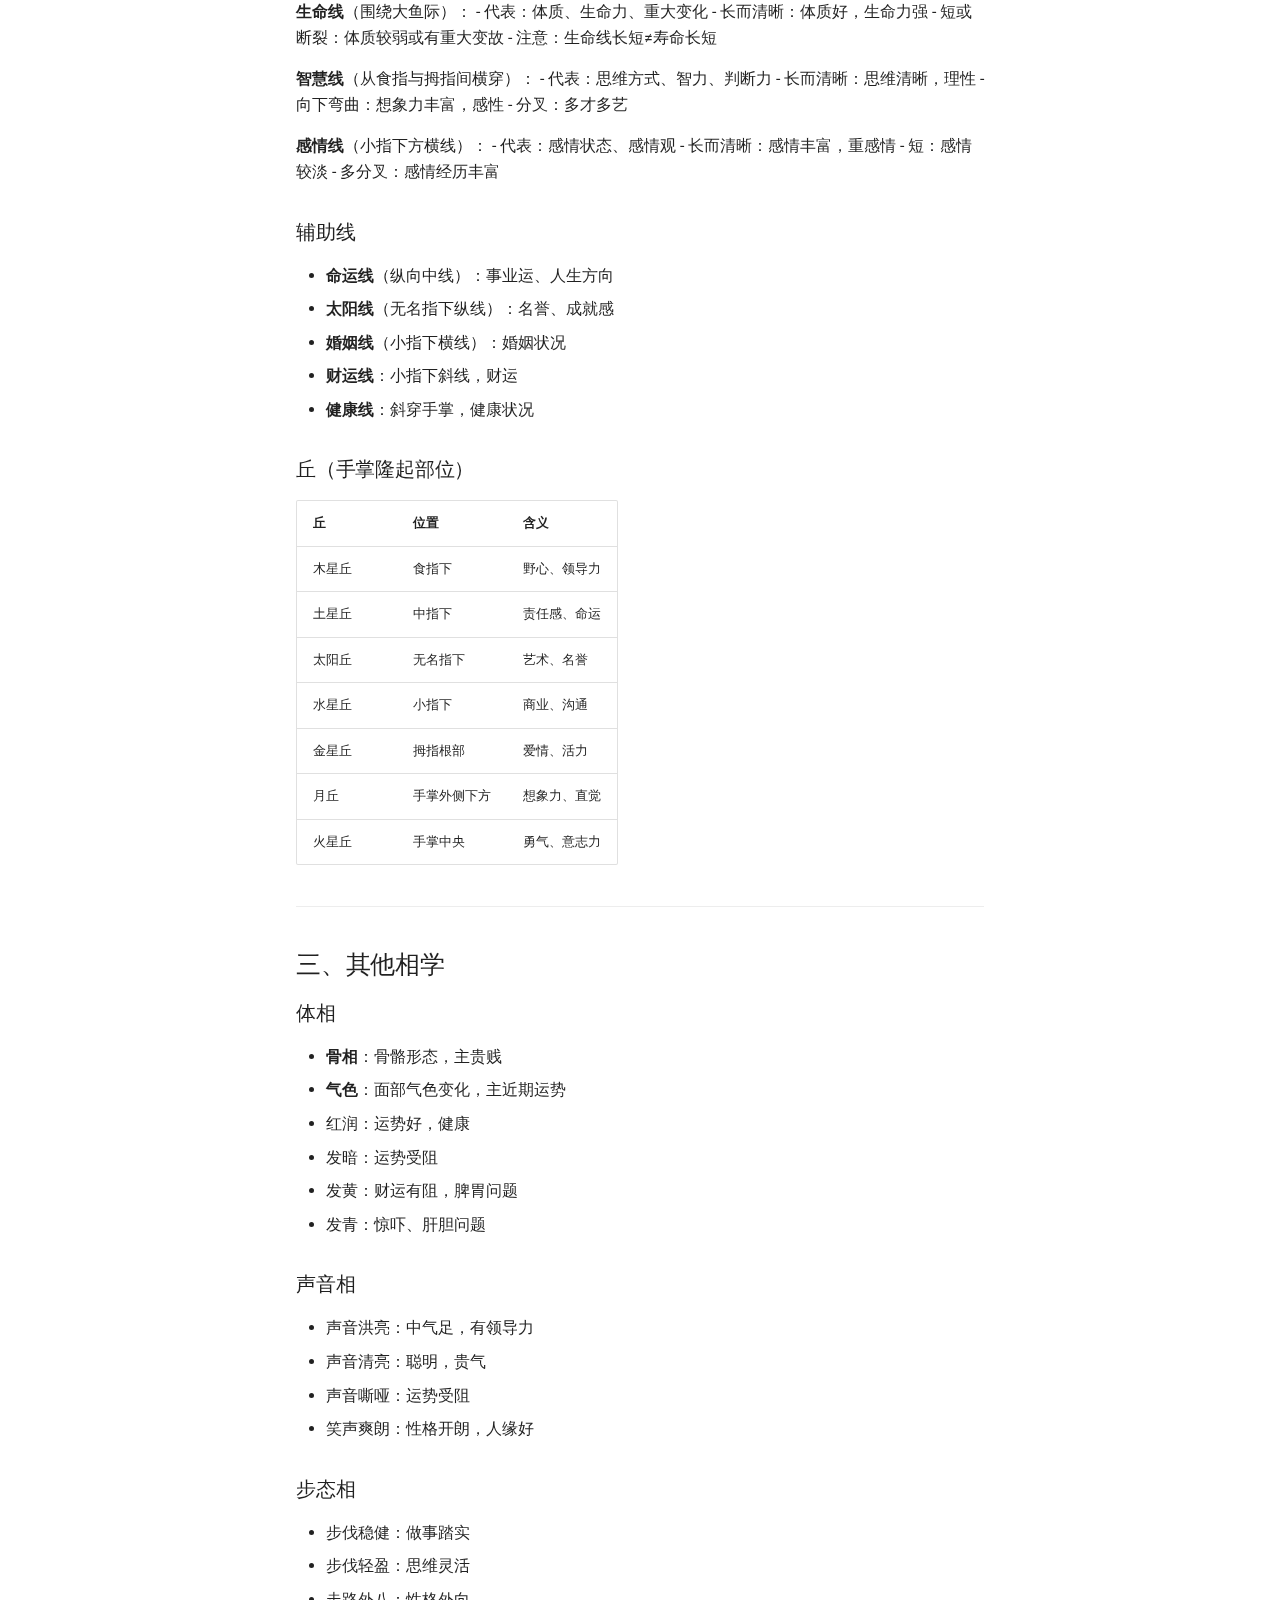
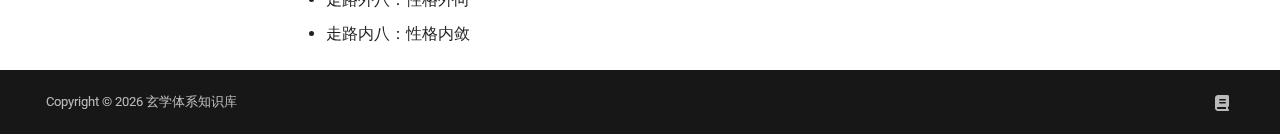
<file: site/05_相学/index.html>
<!doctype html>
<html lang="zh" class="no-js">
  <head>
    
      <meta charset="utf-8">
      <meta name="viewport" content="width=device-width,initial-scale=1">
      
        <meta name="description" content="中国传统玄学知识体系完整文档">
      
      
        <meta name="author" content="Alfred">
      
      
      
        <link rel="prev" href="../04_%E5%8D%A0%E5%8D%9C%E5%AD%A6/">
      
      
        <link rel="next" href="../06_%E6%8B%A9%E6%97%A5%E5%AD%A6/">
      
      
      <link rel="icon" href="../assets/images/favicon.png">
      <meta name="generator" content="mkdocs-1.6.1, mkdocs-material-9.6.21">
    
    
      
        <title>相学 - 玄学体系知识库</title>
      
    
    
      <link rel="stylesheet" href="../assets/stylesheets/main.2a3383ac.min.css">
      
        
        <link rel="stylesheet" href="../assets/stylesheets/palette.06af60db.min.css">
      
      


    
    
      
    
    
      
        
        
        <link rel="preconnect" href="https://fonts.gstatic.com" crossorigin>
        <link rel="stylesheet" href="https://fonts.googleapis.com/css?family=Roboto:300,300i,400,400i,700,700i%7CRoboto+Mono:400,400i,700,700i&display=fallback">
        <style>:root{--md-text-font:"Roboto";--md-code-font:"Roboto Mono"}</style>
      
    
    
    <script>__md_scope=new URL("..",location),__md_hash=e=>[...e].reduce(((e,_)=>(e<<5)-e+_.charCodeAt(0)),0),__md_get=(e,_=localStorage,t=__md_scope)=>JSON.parse(_.getItem(t.pathname+"."+e)),__md_set=(e,_,t=localStorage,a=__md_scope)=>{try{t.setItem(a.pathname+"."+e,JSON.stringify(_))}catch(e){}}</script>
    
      

    
    
    
  </head>
  
  
    
    
      
    
    
    
    
    <body dir="ltr" data-md-color-scheme="default" data-md-color-primary="indigo" data-md-color-accent="indigo">
  
    
    <input class="md-toggle" data-md-toggle="drawer" type="checkbox" id="__drawer" autocomplete="off">
    <input class="md-toggle" data-md-toggle="search" type="checkbox" id="__search" autocomplete="off">
    <label class="md-overlay" for="__drawer"></label>
    <div data-md-component="skip">
      
        
        <a href="#_1" class="md-skip">
          跳转至
        </a>
      
    </div>
    <div data-md-component="announce">
      
    </div>
    
    
      

<header class="md-header" data-md-component="header">
  <nav class="md-header__inner md-grid" aria-label="页眉">
    <a href=".." title="玄学体系知识库" class="md-header__button md-logo" aria-label="玄学体系知识库" data-md-component="logo">
      
  
  <svg xmlns="http://www.w3.org/2000/svg" viewBox="0 0 24 24"><path d="M12 8a3 3 0 0 0 3-3 3 3 0 0 0-3-3 3 3 0 0 0-3 3 3 3 0 0 0 3 3m0 3.54C9.64 9.35 6.5 8 3 8v11c3.5 0 6.64 1.35 9 3.54 2.36-2.19 5.5-3.54 9-3.54V8c-3.5 0-6.64 1.35-9 3.54"/></svg>

    </a>
    <label class="md-header__button md-icon" for="__drawer">
      
      <svg xmlns="http://www.w3.org/2000/svg" viewBox="0 0 24 24"><path d="M3 6h18v2H3zm0 5h18v2H3zm0 5h18v2H3z"/></svg>
    </label>
    <div class="md-header__title" data-md-component="header-title">
      <div class="md-header__ellipsis">
        <div class="md-header__topic">
          <span class="md-ellipsis">
            玄学体系知识库
          </span>
        </div>
        <div class="md-header__topic" data-md-component="header-topic">
          <span class="md-ellipsis">
            
              相学
            
          </span>
        </div>
      </div>
    </div>
    
      
        <form class="md-header__option" data-md-component="palette">
  
    
    
    
    <input class="md-option" data-md-color-media="" data-md-color-scheme="default" data-md-color-primary="indigo" data-md-color-accent="indigo"  aria-label="切换至深色模式"  type="radio" name="__palette" id="__palette_0">
    
      <label class="md-header__button md-icon" title="切换至深色模式" for="__palette_1" hidden>
        <svg xmlns="http://www.w3.org/2000/svg" viewBox="0 0 24 24"><path d="M12 8a4 4 0 0 0-4 4 4 4 0 0 0 4 4 4 4 0 0 0 4-4 4 4 0 0 0-4-4m0 10a6 6 0 0 1-6-6 6 6 0 0 1 6-6 6 6 0 0 1 6 6 6 6 0 0 1-6 6m8-9.31V4h-4.69L12 .69 8.69 4H4v4.69L.69 12 4 15.31V20h4.69L12 23.31 15.31 20H20v-4.69L23.31 12z"/></svg>
      </label>
    
  
    
    
    
    <input class="md-option" data-md-color-media="" data-md-color-scheme="slate" data-md-color-primary="indigo" data-md-color-accent="indigo"  aria-label="切换至浅色模式"  type="radio" name="__palette" id="__palette_1">
    
      <label class="md-header__button md-icon" title="切换至浅色模式" for="__palette_0" hidden>
        <svg xmlns="http://www.w3.org/2000/svg" viewBox="0 0 24 24"><path d="M12 18c-.89 0-1.74-.2-2.5-.55C11.56 16.5 13 14.42 13 12s-1.44-4.5-3.5-5.45C10.26 6.2 11.11 6 12 6a6 6 0 0 1 6 6 6 6 0 0 1-6 6m8-9.31V4h-4.69L12 .69 8.69 4H4v4.69L.69 12 4 15.31V20h4.69L12 23.31 15.31 20H20v-4.69L23.31 12z"/></svg>
      </label>
    
  
</form>
      
    
    
      <script>var palette=__md_get("__palette");if(palette&&palette.color){if("(prefers-color-scheme)"===palette.color.media){var media=matchMedia("(prefers-color-scheme: light)"),input=document.querySelector(media.matches?"[data-md-color-media='(prefers-color-scheme: light)']":"[data-md-color-media='(prefers-color-scheme: dark)']");palette.color.media=input.getAttribute("data-md-color-media"),palette.color.scheme=input.getAttribute("data-md-color-scheme"),palette.color.primary=input.getAttribute("data-md-color-primary"),palette.color.accent=input.getAttribute("data-md-color-accent")}for(var[key,value]of Object.entries(palette.color))document.body.setAttribute("data-md-color-"+key,value)}</script>
    
    
    
      
      
        <label class="md-header__button md-icon" for="__search">
          
          <svg xmlns="http://www.w3.org/2000/svg" viewBox="0 0 24 24"><path d="M9.5 3A6.5 6.5 0 0 1 16 9.5c0 1.61-.59 3.09-1.56 4.23l.27.27h.79l5 5-1.5 1.5-5-5v-.79l-.27-.27A6.52 6.52 0 0 1 9.5 16 6.5 6.5 0 0 1 3 9.5 6.5 6.5 0 0 1 9.5 3m0 2C7 5 5 7 5 9.5S7 14 9.5 14 14 12 14 9.5 12 5 9.5 5"/></svg>
        </label>
        <div class="md-search" data-md-component="search" role="dialog">
  <label class="md-search__overlay" for="__search"></label>
  <div class="md-search__inner" role="search">
    <form class="md-search__form" name="search">
      <input type="text" class="md-search__input" name="query" aria-label="搜索" placeholder="搜索" autocapitalize="off" autocorrect="off" autocomplete="off" spellcheck="false" data-md-component="search-query" required>
      <label class="md-search__icon md-icon" for="__search">
        
        <svg xmlns="http://www.w3.org/2000/svg" viewBox="0 0 24 24"><path d="M9.5 3A6.5 6.5 0 0 1 16 9.5c0 1.61-.59 3.09-1.56 4.23l.27.27h.79l5 5-1.5 1.5-5-5v-.79l-.27-.27A6.52 6.52 0 0 1 9.5 16 6.5 6.5 0 0 1 3 9.5 6.5 6.5 0 0 1 9.5 3m0 2C7 5 5 7 5 9.5S7 14 9.5 14 14 12 14 9.5 12 5 9.5 5"/></svg>
        
        <svg xmlns="http://www.w3.org/2000/svg" viewBox="0 0 24 24"><path d="M20 11v2H8l5.5 5.5-1.42 1.42L4.16 12l7.92-7.92L13.5 5.5 8 11z"/></svg>
      </label>
      <nav class="md-search__options" aria-label="查找">
        
        <button type="reset" class="md-search__icon md-icon" title="清空当前内容" aria-label="清空当前内容" tabindex="-1">
          
          <svg xmlns="http://www.w3.org/2000/svg" viewBox="0 0 24 24"><path d="M19 6.41 17.59 5 12 10.59 6.41 5 5 6.41 10.59 12 5 17.59 6.41 19 12 13.41 17.59 19 19 17.59 13.41 12z"/></svg>
        </button>
      </nav>
      
        <div class="md-search__suggest" data-md-component="search-suggest"></div>
      
    </form>
    <div class="md-search__output">
      <div class="md-search__scrollwrap" tabindex="0" data-md-scrollfix>
        <div class="md-search-result" data-md-component="search-result">
          <div class="md-search-result__meta">
            正在初始化搜索引擎
          </div>
          <ol class="md-search-result__list" role="presentation"></ol>
        </div>
      </div>
    </div>
  </div>
</div>
      
    
    
  </nav>
  
</header>
    
    <div class="md-container" data-md-component="container">
      
      
        
          
            
<nav class="md-tabs" aria-label="标签" data-md-component="tabs">
  <div class="md-grid">
    <ul class="md-tabs__list">
      
        
  
  
  
  
    <li class="md-tabs__item">
      <a href=".." class="md-tabs__link">
        
  
  
    
  
  首页

      </a>
    </li>
  

      
        
  
  
  
  
    <li class="md-tabs__item">
      <a href="../01_%E6%A0%B9%E5%9F%BA%E7%90%86%E8%AE%BA/" class="md-tabs__link">
        
  
  
    
  
  根基理论

      </a>
    </li>
  

      
        
  
  
  
  
    <li class="md-tabs__item">
      <a href="../02_%E5%91%BD%E7%90%86%E5%AD%A6/" class="md-tabs__link">
        
  
  
    
  
  命理学

      </a>
    </li>
  

      
        
  
  
  
  
    <li class="md-tabs__item">
      <a href="../03_%E9%A3%8E%E6%B0%B4%E5%AD%A6/" class="md-tabs__link">
        
  
  
    
  
  风水学

      </a>
    </li>
  

      
        
  
  
  
  
    <li class="md-tabs__item">
      <a href="../04_%E5%8D%A0%E5%8D%9C%E5%AD%A6/" class="md-tabs__link">
        
  
  
    
  
  占卜学

      </a>
    </li>
  

      
        
  
  
  
    
  
  
    <li class="md-tabs__item md-tabs__item--active">
      <a href="./" class="md-tabs__link">
        
  
  
    
  
  相学

      </a>
    </li>
  

      
        
  
  
  
  
    <li class="md-tabs__item">
      <a href="../06_%E6%8B%A9%E6%97%A5%E5%AD%A6/" class="md-tabs__link">
        
  
  
    
  
  择日学

      </a>
    </li>
  

      
    </ul>
  </div>
</nav>
          
        
      
      <main class="md-main" data-md-component="main">
        <div class="md-main__inner md-grid">
          
            
              
              <div class="md-sidebar md-sidebar--primary" data-md-component="sidebar" data-md-type="navigation" >
                <div class="md-sidebar__scrollwrap">
                  <div class="md-sidebar__inner">
                    


  


<nav class="md-nav md-nav--primary md-nav--lifted" aria-label="导航栏" data-md-level="0">
  <label class="md-nav__title" for="__drawer">
    <a href=".." title="玄学体系知识库" class="md-nav__button md-logo" aria-label="玄学体系知识库" data-md-component="logo">
      
  
  <svg xmlns="http://www.w3.org/2000/svg" viewBox="0 0 24 24"><path d="M12 8a3 3 0 0 0 3-3 3 3 0 0 0-3-3 3 3 0 0 0-3 3 3 3 0 0 0 3 3m0 3.54C9.64 9.35 6.5 8 3 8v11c3.5 0 6.64 1.35 9 3.54 2.36-2.19 5.5-3.54 9-3.54V8c-3.5 0-6.64 1.35-9 3.54"/></svg>

    </a>
    玄学体系知识库
  </label>
  
  <ul class="md-nav__list" data-md-scrollfix>
    
      
      
  
  
  
  
    <li class="md-nav__item">
      <a href=".." class="md-nav__link">
        
  
  
  <span class="md-ellipsis">
    首页
    
  </span>
  

      </a>
    </li>
  

    
      
      
  
  
  
  
    <li class="md-nav__item">
      <a href="../01_%E6%A0%B9%E5%9F%BA%E7%90%86%E8%AE%BA/" class="md-nav__link">
        
  
  
  <span class="md-ellipsis">
    根基理论
    
  </span>
  

      </a>
    </li>
  

    
      
      
  
  
  
  
    <li class="md-nav__item">
      <a href="../02_%E5%91%BD%E7%90%86%E5%AD%A6/" class="md-nav__link">
        
  
  
  <span class="md-ellipsis">
    命理学
    
  </span>
  

      </a>
    </li>
  

    
      
      
  
  
  
  
    <li class="md-nav__item">
      <a href="../03_%E9%A3%8E%E6%B0%B4%E5%AD%A6/" class="md-nav__link">
        
  
  
  <span class="md-ellipsis">
    风水学
    
  </span>
  

      </a>
    </li>
  

    
      
      
  
  
  
  
    <li class="md-nav__item">
      <a href="../04_%E5%8D%A0%E5%8D%9C%E5%AD%A6/" class="md-nav__link">
        
  
  
  <span class="md-ellipsis">
    占卜学
    
  </span>
  

      </a>
    </li>
  

    
      
      
  
  
    
  
  
  
    <li class="md-nav__item md-nav__item--active">
      
      <input class="md-nav__toggle md-toggle" type="checkbox" id="__toc">
      
      
        
      
      
        <label class="md-nav__link md-nav__link--active" for="__toc">
          
  
  
  <span class="md-ellipsis">
    相学
    
  </span>
  

          <span class="md-nav__icon md-icon"></span>
        </label>
      
      <a href="./" class="md-nav__link md-nav__link--active">
        
  
  
  <span class="md-ellipsis">
    相学
    
  </span>
  

      </a>
      
        

<nav class="md-nav md-nav--secondary" aria-label="目录">
  
  
  
    
  
  
    <label class="md-nav__title" for="__toc">
      <span class="md-nav__icon md-icon"></span>
      目录
    </label>
    <ul class="md-nav__list" data-md-component="toc" data-md-scrollfix>
      
        <li class="md-nav__item">
  <a href="#_2" class="md-nav__link">
    <span class="md-ellipsis">
      一、面相学
    </span>
  </a>
  
    <nav class="md-nav" aria-label="一、面相学">
      <ul class="md-nav__list">
        
          <li class="md-nav__item">
  <a href="#_3" class="md-nav__link">
    <span class="md-ellipsis">
      基本框架
    </span>
  </a>
  
</li>
        
          <li class="md-nav__item">
  <a href="#_4" class="md-nav__link">
    <span class="md-ellipsis">
      十二宫
    </span>
  </a>
  
</li>
        
          <li class="md-nav__item">
  <a href="#_5" class="md-nav__link">
    <span class="md-ellipsis">
      流年部位（百岁流年）
    </span>
  </a>
  
</li>
        
          <li class="md-nav__item">
  <a href="#_6" class="md-nav__link">
    <span class="md-ellipsis">
      五官详解
    </span>
  </a>
  
</li>
        
          <li class="md-nav__item">
  <a href="#_7" class="md-nav__link">
    <span class="md-ellipsis">
      痣的含义（简述）
    </span>
  </a>
  
</li>
        
      </ul>
    </nav>
  
</li>
      
        <li class="md-nav__item">
  <a href="#_8" class="md-nav__link">
    <span class="md-ellipsis">
      二、手相学
    </span>
  </a>
  
    <nav class="md-nav" aria-label="二、手相学">
      <ul class="md-nav__list">
        
          <li class="md-nav__item">
  <a href="#_9" class="md-nav__link">
    <span class="md-ellipsis">
      手的基本形态
    </span>
  </a>
  
</li>
        
          <li class="md-nav__item">
  <a href="#_10" class="md-nav__link">
    <span class="md-ellipsis">
      三大主线
    </span>
  </a>
  
</li>
        
          <li class="md-nav__item">
  <a href="#_11" class="md-nav__link">
    <span class="md-ellipsis">
      辅助线
    </span>
  </a>
  
</li>
        
          <li class="md-nav__item">
  <a href="#_12" class="md-nav__link">
    <span class="md-ellipsis">
      丘（手掌隆起部位）
    </span>
  </a>
  
</li>
        
      </ul>
    </nav>
  
</li>
      
        <li class="md-nav__item">
  <a href="#_13" class="md-nav__link">
    <span class="md-ellipsis">
      三、其他相学
    </span>
  </a>
  
    <nav class="md-nav" aria-label="三、其他相学">
      <ul class="md-nav__list">
        
          <li class="md-nav__item">
  <a href="#_14" class="md-nav__link">
    <span class="md-ellipsis">
      体相
    </span>
  </a>
  
</li>
        
          <li class="md-nav__item">
  <a href="#_15" class="md-nav__link">
    <span class="md-ellipsis">
      声音相
    </span>
  </a>
  
</li>
        
          <li class="md-nav__item">
  <a href="#_16" class="md-nav__link">
    <span class="md-ellipsis">
      步态相
    </span>
  </a>
  
</li>
        
      </ul>
    </nav>
  
</li>
      
    </ul>
  
</nav>
      
    </li>
  

    
      
      
  
  
  
  
    <li class="md-nav__item">
      <a href="../06_%E6%8B%A9%E6%97%A5%E5%AD%A6/" class="md-nav__link">
        
  
  
  <span class="md-ellipsis">
    择日学
    
  </span>
  

      </a>
    </li>
  

    
  </ul>
</nav>
                  </div>
                </div>
              </div>
            
            
              
              <div class="md-sidebar md-sidebar--secondary" data-md-component="sidebar" data-md-type="toc" >
                <div class="md-sidebar__scrollwrap">
                  <div class="md-sidebar__inner">
                    

<nav class="md-nav md-nav--secondary" aria-label="目录">
  
  
  
    
  
  
    <label class="md-nav__title" for="__toc">
      <span class="md-nav__icon md-icon"></span>
      目录
    </label>
    <ul class="md-nav__list" data-md-component="toc" data-md-scrollfix>
      
        <li class="md-nav__item">
  <a href="#_2" class="md-nav__link">
    <span class="md-ellipsis">
      一、面相学
    </span>
  </a>
  
    <nav class="md-nav" aria-label="一、面相学">
      <ul class="md-nav__list">
        
          <li class="md-nav__item">
  <a href="#_3" class="md-nav__link">
    <span class="md-ellipsis">
      基本框架
    </span>
  </a>
  
</li>
        
          <li class="md-nav__item">
  <a href="#_4" class="md-nav__link">
    <span class="md-ellipsis">
      十二宫
    </span>
  </a>
  
</li>
        
          <li class="md-nav__item">
  <a href="#_5" class="md-nav__link">
    <span class="md-ellipsis">
      流年部位（百岁流年）
    </span>
  </a>
  
</li>
        
          <li class="md-nav__item">
  <a href="#_6" class="md-nav__link">
    <span class="md-ellipsis">
      五官详解
    </span>
  </a>
  
</li>
        
          <li class="md-nav__item">
  <a href="#_7" class="md-nav__link">
    <span class="md-ellipsis">
      痣的含义（简述）
    </span>
  </a>
  
</li>
        
      </ul>
    </nav>
  
</li>
      
        <li class="md-nav__item">
  <a href="#_8" class="md-nav__link">
    <span class="md-ellipsis">
      二、手相学
    </span>
  </a>
  
    <nav class="md-nav" aria-label="二、手相学">
      <ul class="md-nav__list">
        
          <li class="md-nav__item">
  <a href="#_9" class="md-nav__link">
    <span class="md-ellipsis">
      手的基本形态
    </span>
  </a>
  
</li>
        
          <li class="md-nav__item">
  <a href="#_10" class="md-nav__link">
    <span class="md-ellipsis">
      三大主线
    </span>
  </a>
  
</li>
        
          <li class="md-nav__item">
  <a href="#_11" class="md-nav__link">
    <span class="md-ellipsis">
      辅助线
    </span>
  </a>
  
</li>
        
          <li class="md-nav__item">
  <a href="#_12" class="md-nav__link">
    <span class="md-ellipsis">
      丘（手掌隆起部位）
    </span>
  </a>
  
</li>
        
      </ul>
    </nav>
  
</li>
      
        <li class="md-nav__item">
  <a href="#_13" class="md-nav__link">
    <span class="md-ellipsis">
      三、其他相学
    </span>
  </a>
  
    <nav class="md-nav" aria-label="三、其他相学">
      <ul class="md-nav__list">
        
          <li class="md-nav__item">
  <a href="#_14" class="md-nav__link">
    <span class="md-ellipsis">
      体相
    </span>
  </a>
  
</li>
        
          <li class="md-nav__item">
  <a href="#_15" class="md-nav__link">
    <span class="md-ellipsis">
      声音相
    </span>
  </a>
  
</li>
        
          <li class="md-nav__item">
  <a href="#_16" class="md-nav__link">
    <span class="md-ellipsis">
      步态相
    </span>
  </a>
  
</li>
        
      </ul>
    </nav>
  
</li>
      
    </ul>
  
</nav>
                  </div>
                </div>
              </div>
            
          
          
            <div class="md-content" data-md-component="content">
              <article class="md-content__inner md-typeset">
                
                  



<h1 id="_1">相学<a class="headerlink" href="#_1" title="Permanent link">&para;</a></h1>
<p>相学是通过观察人的外貌特征（面部、手部、体型等）来判断人的性格、命运、健康的学问。</p>
<blockquote>
<p>"相由心生，境由心造" ——相学核心理念</p>
</blockquote>
<hr />
<h2 id="_2">一、面相学<a class="headerlink" href="#_2" title="Permanent link">&para;</a></h2>
<h3 id="_3">基本框架<a class="headerlink" href="#_3" title="Permanent link">&para;</a></h3>
<p><strong>三停</strong>（面部纵向三等分）：</p>
<div class="highlight"><pre><span></span><code>发际线 ─────────────── 上停（天庭）：主早年运（0-30岁）
         额头
眉毛   ─────────────── 中停（人中）：主中年运（30-60岁）
         鼻子
人中   ─────────────── 下停（地阁）：主晚年运（60岁后）
         嘴巴、下巴
</code></pre></div>
<p><strong>五岳</strong>：
- 东岳（左颧）、西岳（右颧）、南岳（额头）、北岳（下巴）、中岳（鼻子）</p>
<p><strong>四渎</strong>：
- 耳（江）、眼（河）、口（淮）、鼻（济）</p>
<h3 id="_4">十二宫<a class="headerlink" href="#_4" title="Permanent link">&para;</a></h3>
<table>
<thead>
<tr>
<th>宫位</th>
<th>位置</th>
<th>主看</th>
</tr>
</thead>
<tbody>
<tr>
<td>命宫</td>
<td>两眉之间（印堂）</td>
<td>整体命运、精神状态</td>
</tr>
<tr>
<td>财帛宫</td>
<td>鼻子</td>
<td>财运、理财能力</td>
</tr>
<tr>
<td>兄弟宫</td>
<td>两眉</td>
<td>兄弟关系、朋友缘</td>
</tr>
<tr>
<td>田宅宫</td>
<td>上眼皮（眼睑）</td>
<td>不动产、家庭</td>
</tr>
<tr>
<td>男女宫</td>
<td>眼下卧蚕</td>
<td>子女缘、异性缘</td>
</tr>
<tr>
<td>奴仆宫</td>
<td>下巴两侧</td>
<td>下属、晚年运</td>
</tr>
<tr>
<td>妻妾宫</td>
<td>眼尾（鱼尾）</td>
<td>婚姻、配偶</td>
</tr>
<tr>
<td>疾厄宫</td>
<td>鼻梁（年寿）</td>
<td>健康状况</td>
</tr>
<tr>
<td>迁移宫</td>
<td>额角（驿马位）</td>
<td>出行、变动</td>
</tr>
<tr>
<td>官禄宫</td>
<td>额头中央（中正）</td>
<td>事业、官运</td>
</tr>
<tr>
<td>福德宫</td>
<td>额角（天仓）</td>
<td>福气、祖德</td>
</tr>
<tr>
<td>父母宫</td>
<td>额头两侧（日月角）</td>
<td>父母缘、长辈缘</td>
</tr>
</tbody>
</table>
<h3 id="_5">流年部位（百岁流年）<a class="headerlink" href="#_5" title="Permanent link">&para;</a></h3>
<p>面部从上到下对应人生各年龄段：</p>
<div class="highlight"><pre><span></span><code>15岁：天中（额顶）
...
25岁：中正（额中）
...
35岁：印堂（两眉间）
...
40岁：山根（鼻根）
41岁：精舍（左）/ 光殿（右）
...
44岁：年上（鼻梁上）
45岁：寿上（鼻梁下）
...
48岁：准头（鼻尖）
...
51岁：人中
...
60岁：水星（嘴唇）
...
71岁：地阁（下巴）
</code></pre></div>
<h3 id="_6">五官详解<a class="headerlink" href="#_6" title="Permanent link">&para;</a></h3>
<p><strong>额头（天庭）</strong>：
- 宽广饱满：聪明、早年顺遂
- 低窄：早年辛苦
- 有横纹：操劳、波折</p>
<p><strong>眉毛</strong>：
- 眉长过眼：兄弟多，人缘好
- 眉浓：个性强，有魄力
- 眉散乱：兄弟缘薄，性格不稳
- 眉头相连（连心眉）：多思虑</p>
<p><strong>眼睛</strong>：
- 眼神有光：精神好，运势佳
- 三角眼：心机重
- 丹凤眼：聪明，贵气
- 眼白多（三白眼）：性格偏激</p>
<p><strong>鼻子（财帛宫）</strong>：
- 鼻梁挺直：财运稳定
- 鼻头圆润（准头丰）：聚财
- 鼻孔外露：漏财
- 鼻梁有节：中年波折</p>
<p><strong>嘴巴</strong>：
- 嘴角上扬：乐观，晚年好
- 嘴唇厚：重感情，口福好
- 嘴唇薄：说话直接，感情淡
- 嘴角下垂：晚年辛苦</p>
<p><strong>耳朵</strong>：
- 耳廓厚大：长寿，福气好
- 耳朵贴头：做事踏实
- 耳垂肥厚：富贵相
- 耳位高（高于眉）：聪明</p>
<p><strong>下巴（地阁）</strong>：
- 下巴圆润饱满：晚年好，有福气
- 下巴尖：晚年孤独
- 下巴宽：晚年稳定</p>
<h3 id="_7">痣的含义（简述）<a class="headerlink" href="#_7" title="Permanent link">&para;</a></h3>
<ul>
<li>面部痣：位置不同含义不同</li>
<li>红痣（朱砂痣）：吉痣</li>
<li>黑痣：需结合位置判断</li>
<li>眉中痣：聪明，有贵气</li>
<li>眼角痣：感情丰富，多桃花</li>
<li>鼻头痣：财运有阻</li>
<li>嘴角痣：口福好，善言</li>
</ul>
<hr />
<h2 id="_8">二、手相学<a class="headerlink" href="#_8" title="Permanent link">&para;</a></h2>
<h3 id="_9">手的基本形态<a class="headerlink" href="#_9" title="Permanent link">&para;</a></h3>
<p><strong>手型分类</strong>：
| 手型 | 特征 | 性格 |
|------|------|------|
| 方形手 | 手掌方正，手指方 | 务实、稳重 |
| 圆锥形手 | 手指尖细 | 艺术感强、感性 |
| 匙形手 | 指尖宽扁 | 实干、创造力强 |
| 哲学形手 | 指节明显 | 思考型、哲学气质 |</p>
<h3 id="_10">三大主线<a class="headerlink" href="#_10" title="Permanent link">&para;</a></h3>
<div class="highlight"><pre><span></span><code>        食指  中指  无名指  小指
          |    |     |      |
    ╭─────────────────────────╮
    │  ①生命线（大鱼际弧线）   │
    │  ②智慧线（横穿手掌）     │
    │  ③感情线（上方横线）     │
    ╰─────────────────────────╯
          拇指侧        小指侧
</code></pre></div>
<p><strong>生命线</strong>（围绕大鱼际）：
- 代表：体质、生命力、重大变化
- 长而清晰：体质好，生命力强
- 短或断裂：体质较弱或有重大变故
- 注意：生命线长短≠寿命长短</p>
<p><strong>智慧线</strong>（从食指与拇指间横穿）：
- 代表：思维方式、智力、判断力
- 长而清晰：思维清晰，理性
- 向下弯曲：想象力丰富，感性
- 分叉：多才多艺</p>
<p><strong>感情线</strong>（小指下方横线）：
- 代表：感情状态、感情观
- 长而清晰：感情丰富，重感情
- 短：感情较淡
- 多分叉：感情经历丰富</p>
<h3 id="_11">辅助线<a class="headerlink" href="#_11" title="Permanent link">&para;</a></h3>
<ul>
<li><strong>命运线</strong>（纵向中线）：事业运、人生方向</li>
<li><strong>太阳线</strong>（无名指下纵线）：名誉、成就感</li>
<li><strong>婚姻线</strong>（小指下横线）：婚姻状况</li>
<li><strong>财运线</strong>：小指下斜线，财运</li>
<li><strong>健康线</strong>：斜穿手掌，健康状况</li>
</ul>
<h3 id="_12">丘（手掌隆起部位）<a class="headerlink" href="#_12" title="Permanent link">&para;</a></h3>
<table>
<thead>
<tr>
<th>丘</th>
<th>位置</th>
<th>含义</th>
</tr>
</thead>
<tbody>
<tr>
<td>木星丘</td>
<td>食指下</td>
<td>野心、领导力</td>
</tr>
<tr>
<td>土星丘</td>
<td>中指下</td>
<td>责任感、命运</td>
</tr>
<tr>
<td>太阳丘</td>
<td>无名指下</td>
<td>艺术、名誉</td>
</tr>
<tr>
<td>水星丘</td>
<td>小指下</td>
<td>商业、沟通</td>
</tr>
<tr>
<td>金星丘</td>
<td>拇指根部</td>
<td>爱情、活力</td>
</tr>
<tr>
<td>月丘</td>
<td>手掌外侧下方</td>
<td>想象力、直觉</td>
</tr>
<tr>
<td>火星丘</td>
<td>手掌中央</td>
<td>勇气、意志力</td>
</tr>
</tbody>
</table>
<hr />
<h2 id="_13">三、其他相学<a class="headerlink" href="#_13" title="Permanent link">&para;</a></h2>
<h3 id="_14">体相<a class="headerlink" href="#_14" title="Permanent link">&para;</a></h3>
<ul>
<li><strong>骨相</strong>：骨骼形态，主贵贱</li>
<li><strong>气色</strong>：面部气色变化，主近期运势</li>
<li>红润：运势好，健康</li>
<li>发暗：运势受阻</li>
<li>发黄：财运有阻，脾胃问题</li>
<li>发青：惊吓、肝胆问题</li>
</ul>
<h3 id="_15">声音相<a class="headerlink" href="#_15" title="Permanent link">&para;</a></h3>
<ul>
<li>声音洪亮：中气足，有领导力</li>
<li>声音清亮：聪明，贵气</li>
<li>声音嘶哑：运势受阻</li>
<li>笑声爽朗：性格开朗，人缘好</li>
</ul>
<h3 id="_16">步态相<a class="headerlink" href="#_16" title="Permanent link">&para;</a></h3>
<ul>
<li>步伐稳健：做事踏实</li>
<li>步伐轻盈：思维灵活</li>
<li>走路外八：性格外向</li>
<li>走路内八：性格内敛</li>
</ul>












                
              </article>
            </div>
          
          
<script>var target=document.getElementById(location.hash.slice(1));target&&target.name&&(target.checked=target.name.startsWith("__tabbed_"))</script>
        </div>
        
          <button type="button" class="md-top md-icon" data-md-component="top" hidden>
  
  <svg xmlns="http://www.w3.org/2000/svg" viewBox="0 0 24 24"><path d="M13 20h-2V8l-5.5 5.5-1.42-1.42L12 4.16l7.92 7.92-1.42 1.42L13 8z"/></svg>
  回到页面顶部
</button>
        
      </main>
      
        <footer class="md-footer">
  
  <div class="md-footer-meta md-typeset">
    <div class="md-footer-meta__inner md-grid">
      <div class="md-copyright">
  
    <div class="md-copyright__highlight">
      Copyright &copy; 2026 玄学体系知识库
    </div>
  
  
</div>
      
        
<div class="md-social">
  
    
    
    
    
    <a href="https://github.com" target="_blank" rel="noopener" title="玄学知识库" class="md-social__link">
      <svg xmlns="http://www.w3.org/2000/svg" viewBox="0 0 448 512"><!--! Font Awesome Free 7.0.1 by @fontawesome - https://fontawesome.com License - https://fontawesome.com/license/free (Icons: CC BY 4.0, Fonts: SIL OFL 1.1, Code: MIT License) Copyright 2025 Fonticons, Inc.--><path d="M384 512H96c-53 0-96-43-96-96V96C0 43 43 0 96 0h304c26.5 0 48 21.5 48 48v288c0 20.9-13.4 38.7-32 45.3V448c17.7 0 32 14.3 32 32s-14.3 32-32 32zM96 384c-17.7 0-32 14.3-32 32s14.3 32 32 32h256v-64zm32-232c0 13.3 10.7 24 24 24h176c13.3 0 24-10.7 24-24s-10.7-24-24-24H152c-13.3 0-24 10.7-24 24m24 72c-13.3 0-24 10.7-24 24s10.7 24 24 24h176c13.3 0 24-10.7 24-24s-10.7-24-24-24z"/></svg>
    </a>
  
</div>
      
    </div>
  </div>
</footer>
      
    </div>
    <div class="md-dialog" data-md-component="dialog">
      <div class="md-dialog__inner md-typeset"></div>
    </div>
    
    
    
      
      <script id="__config" type="application/json">{"base": "..", "features": ["navigation.instant", "navigation.tracking", "navigation.tabs", "navigation.sections", "navigation.expand", "navigation.top", "search.suggest", "search.highlight", "content.code.copy", "toc.follow"], "search": "../assets/javascripts/workers/search.973d3a69.min.js", "tags": null, "translations": {"clipboard.copied": "\u5df2\u590d\u5236", "clipboard.copy": "\u590d\u5236", "search.result.more.one": "\u5728\u8be5\u9875\u4e0a\u8fd8\u6709 1 \u4e2a\u7b26\u5408\u6761\u4ef6\u7684\u7ed3\u679c", "search.result.more.other": "\u5728\u8be5\u9875\u4e0a\u8fd8\u6709 # \u4e2a\u7b26\u5408\u6761\u4ef6\u7684\u7ed3\u679c", "search.result.none": "\u6ca1\u6709\u627e\u5230\u7b26\u5408\u6761\u4ef6\u7684\u7ed3\u679c", "search.result.one": "\u627e\u5230 1 \u4e2a\u7b26\u5408\u6761\u4ef6\u7684\u7ed3\u679c", "search.result.other": "# \u4e2a\u7b26\u5408\u6761\u4ef6\u7684\u7ed3\u679c", "search.result.placeholder": "\u952e\u5165\u4ee5\u5f00\u59cb\u641c\u7d22", "search.result.term.missing": "\u7f3a\u5c11", "select.version": "\u9009\u62e9\u5f53\u524d\u7248\u672c"}, "version": null}</script>
    
    
      <script src="../assets/javascripts/bundle.f55a23d4.min.js"></script>
      
    
  </body>
</html>
</file>
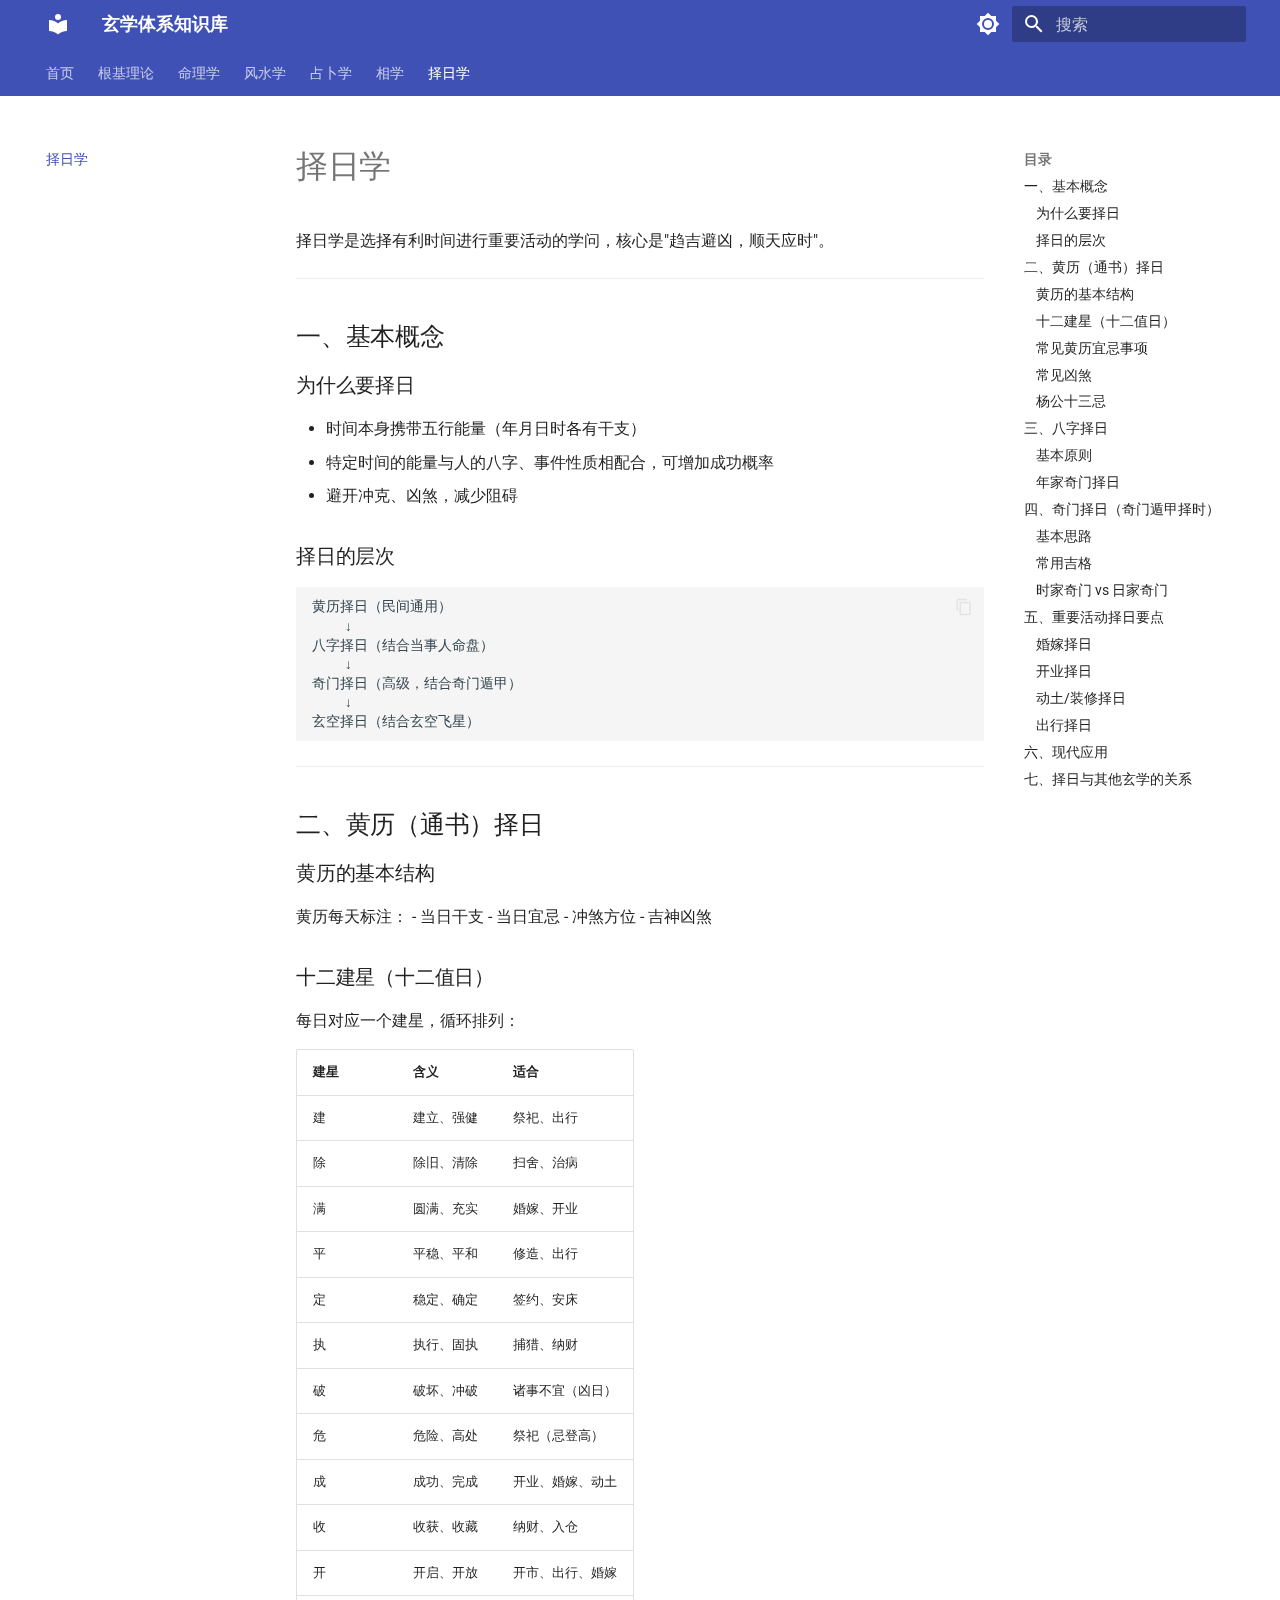
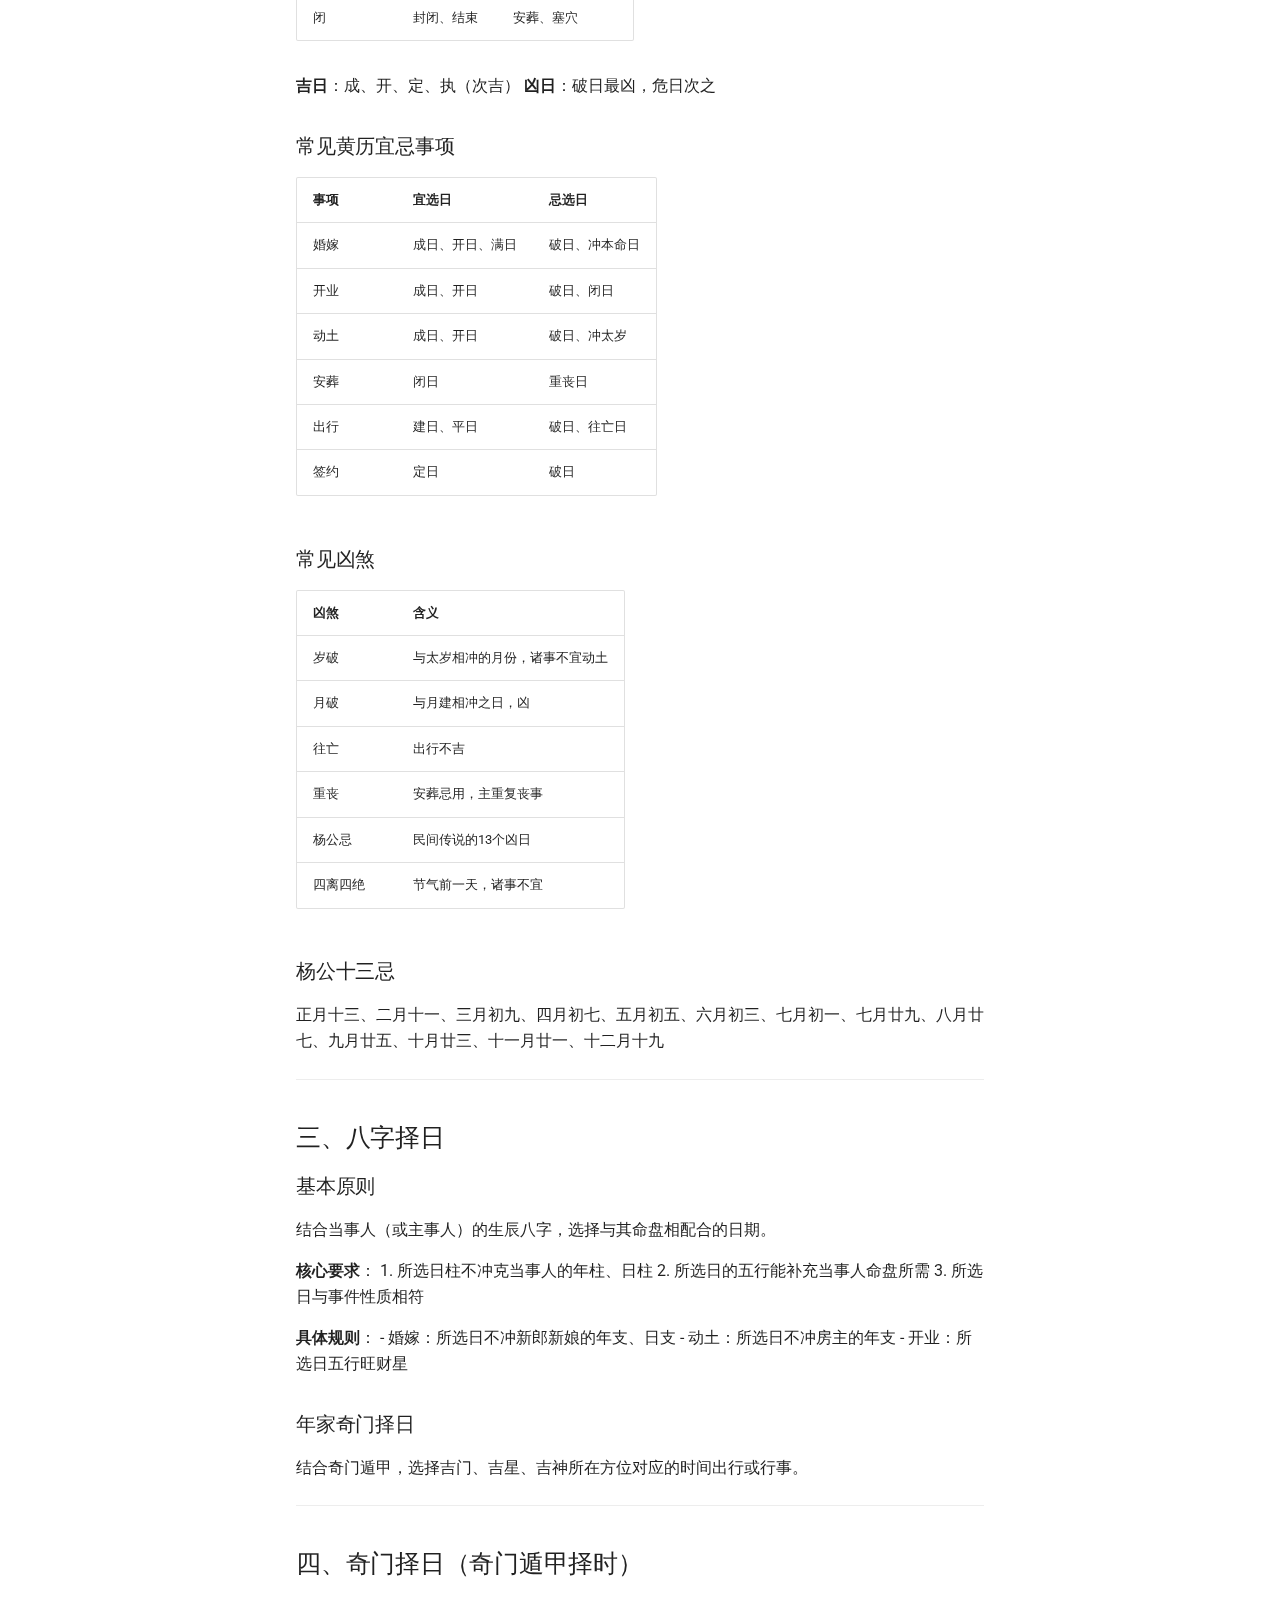
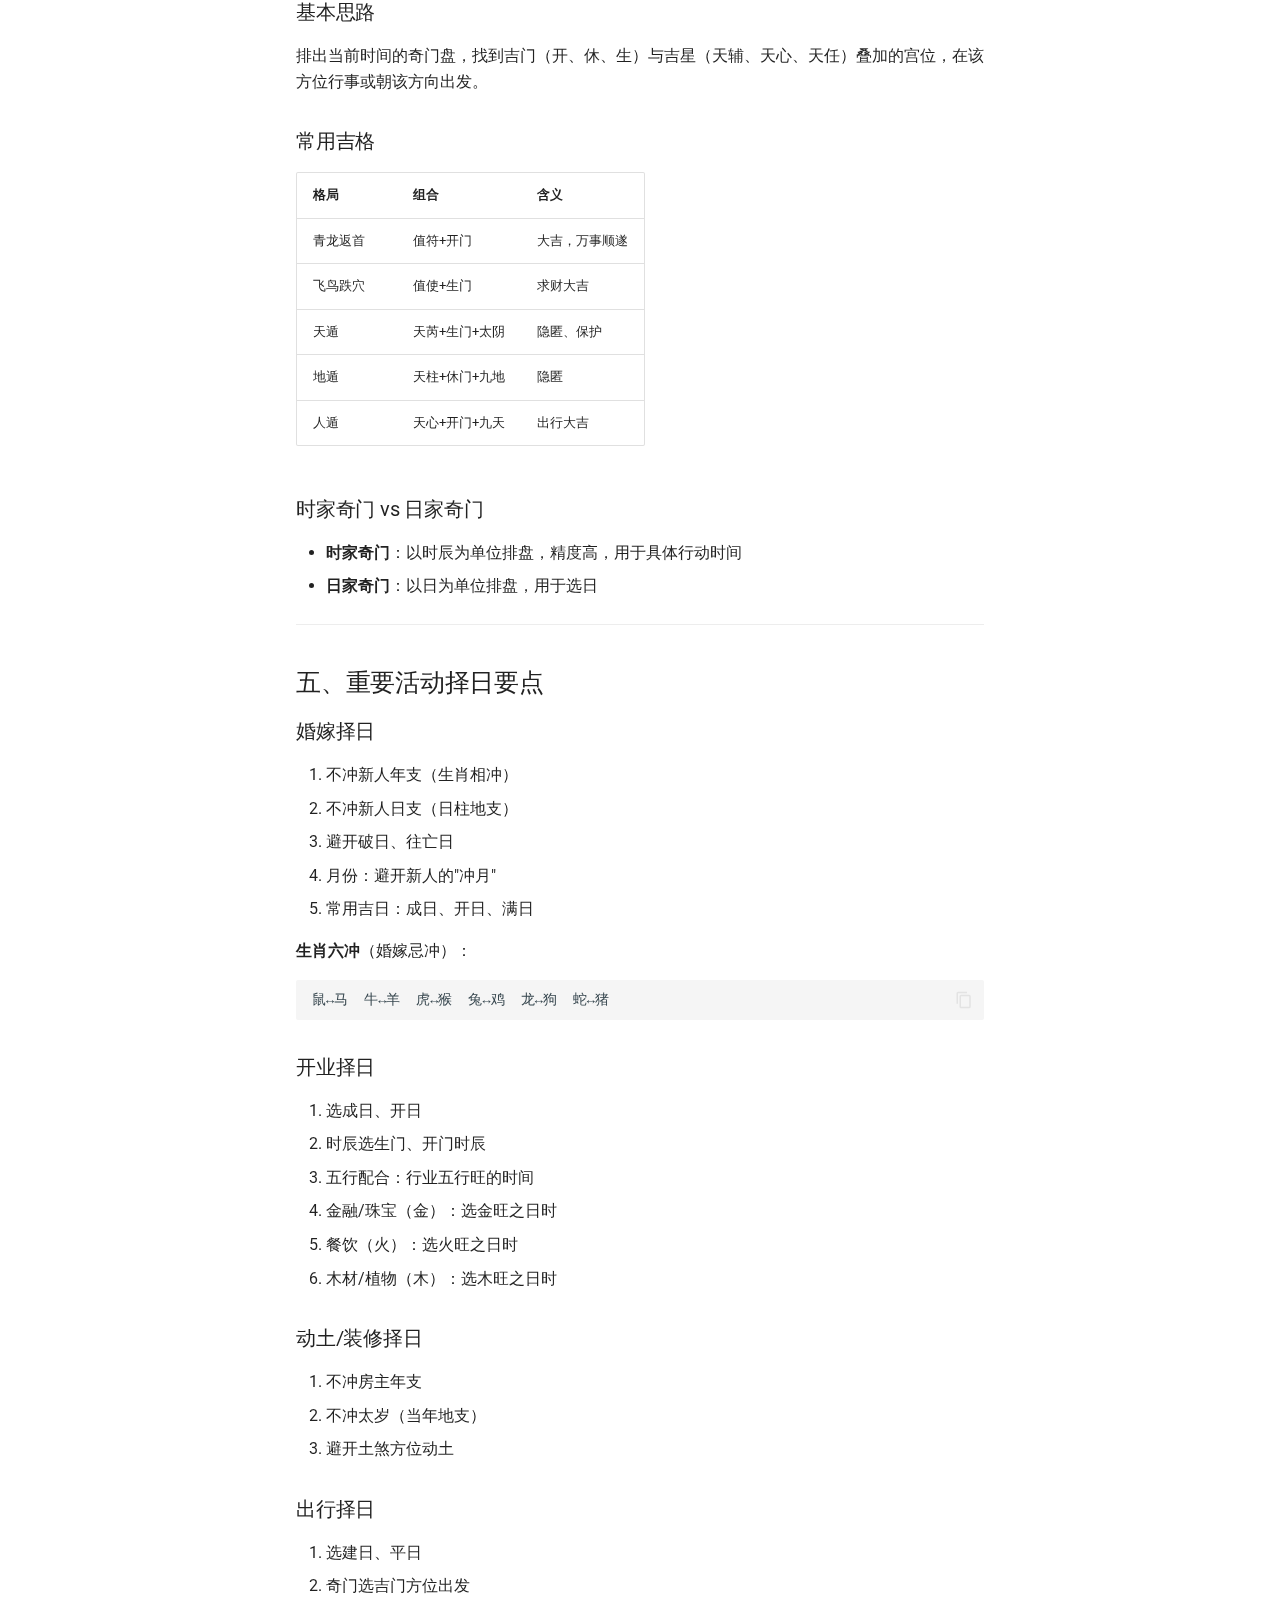
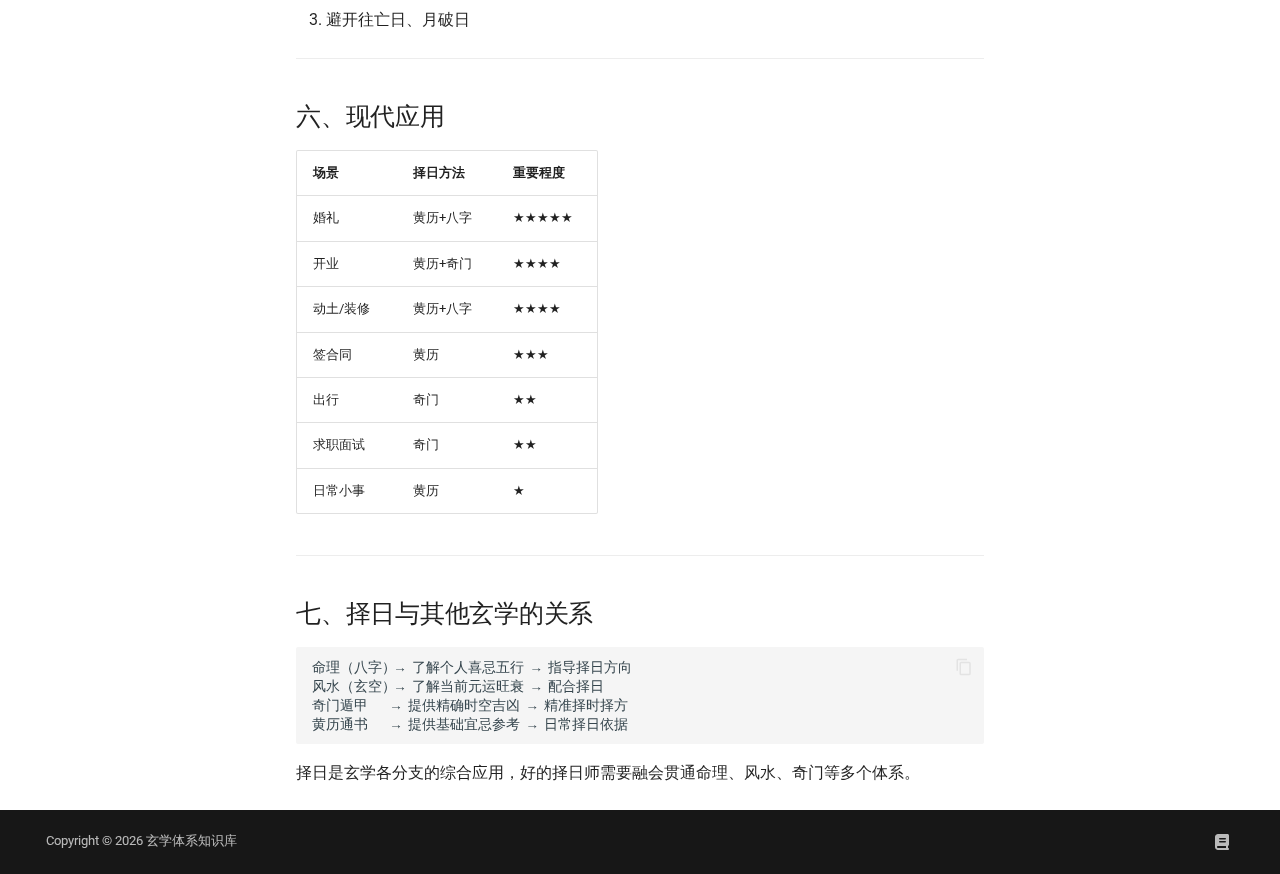
<file: site/06_择日学/index.html>
<!doctype html>
<html lang="zh" class="no-js">
  <head>
    
      <meta charset="utf-8">
      <meta name="viewport" content="width=device-width,initial-scale=1">
      
        <meta name="description" content="中国传统玄学知识体系完整文档">
      
      
        <meta name="author" content="Alfred">
      
      
      
        <link rel="prev" href="../05_%E7%9B%B8%E5%AD%A6/">
      
      
      
      <link rel="icon" href="../assets/images/favicon.png">
      <meta name="generator" content="mkdocs-1.6.1, mkdocs-material-9.6.21">
    
    
      
        <title>择日学 - 玄学体系知识库</title>
      
    
    
      <link rel="stylesheet" href="../assets/stylesheets/main.2a3383ac.min.css">
      
        
        <link rel="stylesheet" href="../assets/stylesheets/palette.06af60db.min.css">
      
      


    
    
      
    
    
      
        
        
        <link rel="preconnect" href="https://fonts.gstatic.com" crossorigin>
        <link rel="stylesheet" href="https://fonts.googleapis.com/css?family=Roboto:300,300i,400,400i,700,700i%7CRoboto+Mono:400,400i,700,700i&display=fallback">
        <style>:root{--md-text-font:"Roboto";--md-code-font:"Roboto Mono"}</style>
      
    
    
    <script>__md_scope=new URL("..",location),__md_hash=e=>[...e].reduce(((e,_)=>(e<<5)-e+_.charCodeAt(0)),0),__md_get=(e,_=localStorage,t=__md_scope)=>JSON.parse(_.getItem(t.pathname+"."+e)),__md_set=(e,_,t=localStorage,a=__md_scope)=>{try{t.setItem(a.pathname+"."+e,JSON.stringify(_))}catch(e){}}</script>
    
      

    
    
    
  </head>
  
  
    
    
      
    
    
    
    
    <body dir="ltr" data-md-color-scheme="default" data-md-color-primary="indigo" data-md-color-accent="indigo">
  
    
    <input class="md-toggle" data-md-toggle="drawer" type="checkbox" id="__drawer" autocomplete="off">
    <input class="md-toggle" data-md-toggle="search" type="checkbox" id="__search" autocomplete="off">
    <label class="md-overlay" for="__drawer"></label>
    <div data-md-component="skip">
      
        
        <a href="#_1" class="md-skip">
          跳转至
        </a>
      
    </div>
    <div data-md-component="announce">
      
    </div>
    
    
      

<header class="md-header" data-md-component="header">
  <nav class="md-header__inner md-grid" aria-label="页眉">
    <a href=".." title="玄学体系知识库" class="md-header__button md-logo" aria-label="玄学体系知识库" data-md-component="logo">
      
  
  <svg xmlns="http://www.w3.org/2000/svg" viewBox="0 0 24 24"><path d="M12 8a3 3 0 0 0 3-3 3 3 0 0 0-3-3 3 3 0 0 0-3 3 3 3 0 0 0 3 3m0 3.54C9.64 9.35 6.5 8 3 8v11c3.5 0 6.64 1.35 9 3.54 2.36-2.19 5.5-3.54 9-3.54V8c-3.5 0-6.64 1.35-9 3.54"/></svg>

    </a>
    <label class="md-header__button md-icon" for="__drawer">
      
      <svg xmlns="http://www.w3.org/2000/svg" viewBox="0 0 24 24"><path d="M3 6h18v2H3zm0 5h18v2H3zm0 5h18v2H3z"/></svg>
    </label>
    <div class="md-header__title" data-md-component="header-title">
      <div class="md-header__ellipsis">
        <div class="md-header__topic">
          <span class="md-ellipsis">
            玄学体系知识库
          </span>
        </div>
        <div class="md-header__topic" data-md-component="header-topic">
          <span class="md-ellipsis">
            
              择日学
            
          </span>
        </div>
      </div>
    </div>
    
      
        <form class="md-header__option" data-md-component="palette">
  
    
    
    
    <input class="md-option" data-md-color-media="" data-md-color-scheme="default" data-md-color-primary="indigo" data-md-color-accent="indigo"  aria-label="切换至深色模式"  type="radio" name="__palette" id="__palette_0">
    
      <label class="md-header__button md-icon" title="切换至深色模式" for="__palette_1" hidden>
        <svg xmlns="http://www.w3.org/2000/svg" viewBox="0 0 24 24"><path d="M12 8a4 4 0 0 0-4 4 4 4 0 0 0 4 4 4 4 0 0 0 4-4 4 4 0 0 0-4-4m0 10a6 6 0 0 1-6-6 6 6 0 0 1 6-6 6 6 0 0 1 6 6 6 6 0 0 1-6 6m8-9.31V4h-4.69L12 .69 8.69 4H4v4.69L.69 12 4 15.31V20h4.69L12 23.31 15.31 20H20v-4.69L23.31 12z"/></svg>
      </label>
    
  
    
    
    
    <input class="md-option" data-md-color-media="" data-md-color-scheme="slate" data-md-color-primary="indigo" data-md-color-accent="indigo"  aria-label="切换至浅色模式"  type="radio" name="__palette" id="__palette_1">
    
      <label class="md-header__button md-icon" title="切换至浅色模式" for="__palette_0" hidden>
        <svg xmlns="http://www.w3.org/2000/svg" viewBox="0 0 24 24"><path d="M12 18c-.89 0-1.74-.2-2.5-.55C11.56 16.5 13 14.42 13 12s-1.44-4.5-3.5-5.45C10.26 6.2 11.11 6 12 6a6 6 0 0 1 6 6 6 6 0 0 1-6 6m8-9.31V4h-4.69L12 .69 8.69 4H4v4.69L.69 12 4 15.31V20h4.69L12 23.31 15.31 20H20v-4.69L23.31 12z"/></svg>
      </label>
    
  
</form>
      
    
    
      <script>var palette=__md_get("__palette");if(palette&&palette.color){if("(prefers-color-scheme)"===palette.color.media){var media=matchMedia("(prefers-color-scheme: light)"),input=document.querySelector(media.matches?"[data-md-color-media='(prefers-color-scheme: light)']":"[data-md-color-media='(prefers-color-scheme: dark)']");palette.color.media=input.getAttribute("data-md-color-media"),palette.color.scheme=input.getAttribute("data-md-color-scheme"),palette.color.primary=input.getAttribute("data-md-color-primary"),palette.color.accent=input.getAttribute("data-md-color-accent")}for(var[key,value]of Object.entries(palette.color))document.body.setAttribute("data-md-color-"+key,value)}</script>
    
    
    
      
      
        <label class="md-header__button md-icon" for="__search">
          
          <svg xmlns="http://www.w3.org/2000/svg" viewBox="0 0 24 24"><path d="M9.5 3A6.5 6.5 0 0 1 16 9.5c0 1.61-.59 3.09-1.56 4.23l.27.27h.79l5 5-1.5 1.5-5-5v-.79l-.27-.27A6.52 6.52 0 0 1 9.5 16 6.5 6.5 0 0 1 3 9.5 6.5 6.5 0 0 1 9.5 3m0 2C7 5 5 7 5 9.5S7 14 9.5 14 14 12 14 9.5 12 5 9.5 5"/></svg>
        </label>
        <div class="md-search" data-md-component="search" role="dialog">
  <label class="md-search__overlay" for="__search"></label>
  <div class="md-search__inner" role="search">
    <form class="md-search__form" name="search">
      <input type="text" class="md-search__input" name="query" aria-label="搜索" placeholder="搜索" autocapitalize="off" autocorrect="off" autocomplete="off" spellcheck="false" data-md-component="search-query" required>
      <label class="md-search__icon md-icon" for="__search">
        
        <svg xmlns="http://www.w3.org/2000/svg" viewBox="0 0 24 24"><path d="M9.5 3A6.5 6.5 0 0 1 16 9.5c0 1.61-.59 3.09-1.56 4.23l.27.27h.79l5 5-1.5 1.5-5-5v-.79l-.27-.27A6.52 6.52 0 0 1 9.5 16 6.5 6.5 0 0 1 3 9.5 6.5 6.5 0 0 1 9.5 3m0 2C7 5 5 7 5 9.5S7 14 9.5 14 14 12 14 9.5 12 5 9.5 5"/></svg>
        
        <svg xmlns="http://www.w3.org/2000/svg" viewBox="0 0 24 24"><path d="M20 11v2H8l5.5 5.5-1.42 1.42L4.16 12l7.92-7.92L13.5 5.5 8 11z"/></svg>
      </label>
      <nav class="md-search__options" aria-label="查找">
        
        <button type="reset" class="md-search__icon md-icon" title="清空当前内容" aria-label="清空当前内容" tabindex="-1">
          
          <svg xmlns="http://www.w3.org/2000/svg" viewBox="0 0 24 24"><path d="M19 6.41 17.59 5 12 10.59 6.41 5 5 6.41 10.59 12 5 17.59 6.41 19 12 13.41 17.59 19 19 17.59 13.41 12z"/></svg>
        </button>
      </nav>
      
        <div class="md-search__suggest" data-md-component="search-suggest"></div>
      
    </form>
    <div class="md-search__output">
      <div class="md-search__scrollwrap" tabindex="0" data-md-scrollfix>
        <div class="md-search-result" data-md-component="search-result">
          <div class="md-search-result__meta">
            正在初始化搜索引擎
          </div>
          <ol class="md-search-result__list" role="presentation"></ol>
        </div>
      </div>
    </div>
  </div>
</div>
      
    
    
  </nav>
  
</header>
    
    <div class="md-container" data-md-component="container">
      
      
        
          
            
<nav class="md-tabs" aria-label="标签" data-md-component="tabs">
  <div class="md-grid">
    <ul class="md-tabs__list">
      
        
  
  
  
  
    <li class="md-tabs__item">
      <a href=".." class="md-tabs__link">
        
  
  
    
  
  首页

      </a>
    </li>
  

      
        
  
  
  
  
    <li class="md-tabs__item">
      <a href="../01_%E6%A0%B9%E5%9F%BA%E7%90%86%E8%AE%BA/" class="md-tabs__link">
        
  
  
    
  
  根基理论

      </a>
    </li>
  

      
        
  
  
  
  
    <li class="md-tabs__item">
      <a href="../02_%E5%91%BD%E7%90%86%E5%AD%A6/" class="md-tabs__link">
        
  
  
    
  
  命理学

      </a>
    </li>
  

      
        
  
  
  
  
    <li class="md-tabs__item">
      <a href="../03_%E9%A3%8E%E6%B0%B4%E5%AD%A6/" class="md-tabs__link">
        
  
  
    
  
  风水学

      </a>
    </li>
  

      
        
  
  
  
  
    <li class="md-tabs__item">
      <a href="../04_%E5%8D%A0%E5%8D%9C%E5%AD%A6/" class="md-tabs__link">
        
  
  
    
  
  占卜学

      </a>
    </li>
  

      
        
  
  
  
  
    <li class="md-tabs__item">
      <a href="../05_%E7%9B%B8%E5%AD%A6/" class="md-tabs__link">
        
  
  
    
  
  相学

      </a>
    </li>
  

      
        
  
  
  
    
  
  
    <li class="md-tabs__item md-tabs__item--active">
      <a href="./" class="md-tabs__link">
        
  
  
    
  
  择日学

      </a>
    </li>
  

      
    </ul>
  </div>
</nav>
          
        
      
      <main class="md-main" data-md-component="main">
        <div class="md-main__inner md-grid">
          
            
              
              <div class="md-sidebar md-sidebar--primary" data-md-component="sidebar" data-md-type="navigation" >
                <div class="md-sidebar__scrollwrap">
                  <div class="md-sidebar__inner">
                    


  


<nav class="md-nav md-nav--primary md-nav--lifted" aria-label="导航栏" data-md-level="0">
  <label class="md-nav__title" for="__drawer">
    <a href=".." title="玄学体系知识库" class="md-nav__button md-logo" aria-label="玄学体系知识库" data-md-component="logo">
      
  
  <svg xmlns="http://www.w3.org/2000/svg" viewBox="0 0 24 24"><path d="M12 8a3 3 0 0 0 3-3 3 3 0 0 0-3-3 3 3 0 0 0-3 3 3 3 0 0 0 3 3m0 3.54C9.64 9.35 6.5 8 3 8v11c3.5 0 6.64 1.35 9 3.54 2.36-2.19 5.5-3.54 9-3.54V8c-3.5 0-6.64 1.35-9 3.54"/></svg>

    </a>
    玄学体系知识库
  </label>
  
  <ul class="md-nav__list" data-md-scrollfix>
    
      
      
  
  
  
  
    <li class="md-nav__item">
      <a href=".." class="md-nav__link">
        
  
  
  <span class="md-ellipsis">
    首页
    
  </span>
  

      </a>
    </li>
  

    
      
      
  
  
  
  
    <li class="md-nav__item">
      <a href="../01_%E6%A0%B9%E5%9F%BA%E7%90%86%E8%AE%BA/" class="md-nav__link">
        
  
  
  <span class="md-ellipsis">
    根基理论
    
  </span>
  

      </a>
    </li>
  

    
      
      
  
  
  
  
    <li class="md-nav__item">
      <a href="../02_%E5%91%BD%E7%90%86%E5%AD%A6/" class="md-nav__link">
        
  
  
  <span class="md-ellipsis">
    命理学
    
  </span>
  

      </a>
    </li>
  

    
      
      
  
  
  
  
    <li class="md-nav__item">
      <a href="../03_%E9%A3%8E%E6%B0%B4%E5%AD%A6/" class="md-nav__link">
        
  
  
  <span class="md-ellipsis">
    风水学
    
  </span>
  

      </a>
    </li>
  

    
      
      
  
  
  
  
    <li class="md-nav__item">
      <a href="../04_%E5%8D%A0%E5%8D%9C%E5%AD%A6/" class="md-nav__link">
        
  
  
  <span class="md-ellipsis">
    占卜学
    
  </span>
  

      </a>
    </li>
  

    
      
      
  
  
  
  
    <li class="md-nav__item">
      <a href="../05_%E7%9B%B8%E5%AD%A6/" class="md-nav__link">
        
  
  
  <span class="md-ellipsis">
    相学
    
  </span>
  

      </a>
    </li>
  

    
      
      
  
  
    
  
  
  
    <li class="md-nav__item md-nav__item--active">
      
      <input class="md-nav__toggle md-toggle" type="checkbox" id="__toc">
      
      
        
      
      
        <label class="md-nav__link md-nav__link--active" for="__toc">
          
  
  
  <span class="md-ellipsis">
    择日学
    
  </span>
  

          <span class="md-nav__icon md-icon"></span>
        </label>
      
      <a href="./" class="md-nav__link md-nav__link--active">
        
  
  
  <span class="md-ellipsis">
    择日学
    
  </span>
  

      </a>
      
        

<nav class="md-nav md-nav--secondary" aria-label="目录">
  
  
  
    
  
  
    <label class="md-nav__title" for="__toc">
      <span class="md-nav__icon md-icon"></span>
      目录
    </label>
    <ul class="md-nav__list" data-md-component="toc" data-md-scrollfix>
      
        <li class="md-nav__item">
  <a href="#_2" class="md-nav__link">
    <span class="md-ellipsis">
      一、基本概念
    </span>
  </a>
  
    <nav class="md-nav" aria-label="一、基本概念">
      <ul class="md-nav__list">
        
          <li class="md-nav__item">
  <a href="#_3" class="md-nav__link">
    <span class="md-ellipsis">
      为什么要择日
    </span>
  </a>
  
</li>
        
          <li class="md-nav__item">
  <a href="#_4" class="md-nav__link">
    <span class="md-ellipsis">
      择日的层次
    </span>
  </a>
  
</li>
        
      </ul>
    </nav>
  
</li>
      
        <li class="md-nav__item">
  <a href="#_5" class="md-nav__link">
    <span class="md-ellipsis">
      二、黄历（通书）择日
    </span>
  </a>
  
    <nav class="md-nav" aria-label="二、黄历（通书）择日">
      <ul class="md-nav__list">
        
          <li class="md-nav__item">
  <a href="#_6" class="md-nav__link">
    <span class="md-ellipsis">
      黄历的基本结构
    </span>
  </a>
  
</li>
        
          <li class="md-nav__item">
  <a href="#_7" class="md-nav__link">
    <span class="md-ellipsis">
      十二建星（十二值日）
    </span>
  </a>
  
</li>
        
          <li class="md-nav__item">
  <a href="#_8" class="md-nav__link">
    <span class="md-ellipsis">
      常见黄历宜忌事项
    </span>
  </a>
  
</li>
        
          <li class="md-nav__item">
  <a href="#_9" class="md-nav__link">
    <span class="md-ellipsis">
      常见凶煞
    </span>
  </a>
  
</li>
        
          <li class="md-nav__item">
  <a href="#_10" class="md-nav__link">
    <span class="md-ellipsis">
      杨公十三忌
    </span>
  </a>
  
</li>
        
      </ul>
    </nav>
  
</li>
      
        <li class="md-nav__item">
  <a href="#_11" class="md-nav__link">
    <span class="md-ellipsis">
      三、八字择日
    </span>
  </a>
  
    <nav class="md-nav" aria-label="三、八字择日">
      <ul class="md-nav__list">
        
          <li class="md-nav__item">
  <a href="#_12" class="md-nav__link">
    <span class="md-ellipsis">
      基本原则
    </span>
  </a>
  
</li>
        
          <li class="md-nav__item">
  <a href="#_13" class="md-nav__link">
    <span class="md-ellipsis">
      年家奇门择日
    </span>
  </a>
  
</li>
        
      </ul>
    </nav>
  
</li>
      
        <li class="md-nav__item">
  <a href="#_14" class="md-nav__link">
    <span class="md-ellipsis">
      四、奇门择日（奇门遁甲择时）
    </span>
  </a>
  
    <nav class="md-nav" aria-label="四、奇门择日（奇门遁甲择时）">
      <ul class="md-nav__list">
        
          <li class="md-nav__item">
  <a href="#_15" class="md-nav__link">
    <span class="md-ellipsis">
      基本思路
    </span>
  </a>
  
</li>
        
          <li class="md-nav__item">
  <a href="#_16" class="md-nav__link">
    <span class="md-ellipsis">
      常用吉格
    </span>
  </a>
  
</li>
        
          <li class="md-nav__item">
  <a href="#vs" class="md-nav__link">
    <span class="md-ellipsis">
      时家奇门 vs 日家奇门
    </span>
  </a>
  
</li>
        
      </ul>
    </nav>
  
</li>
      
        <li class="md-nav__item">
  <a href="#_17" class="md-nav__link">
    <span class="md-ellipsis">
      五、重要活动择日要点
    </span>
  </a>
  
    <nav class="md-nav" aria-label="五、重要活动择日要点">
      <ul class="md-nav__list">
        
          <li class="md-nav__item">
  <a href="#_18" class="md-nav__link">
    <span class="md-ellipsis">
      婚嫁择日
    </span>
  </a>
  
</li>
        
          <li class="md-nav__item">
  <a href="#_19" class="md-nav__link">
    <span class="md-ellipsis">
      开业择日
    </span>
  </a>
  
</li>
        
          <li class="md-nav__item">
  <a href="#_20" class="md-nav__link">
    <span class="md-ellipsis">
      动土/装修择日
    </span>
  </a>
  
</li>
        
          <li class="md-nav__item">
  <a href="#_21" class="md-nav__link">
    <span class="md-ellipsis">
      出行择日
    </span>
  </a>
  
</li>
        
      </ul>
    </nav>
  
</li>
      
        <li class="md-nav__item">
  <a href="#_22" class="md-nav__link">
    <span class="md-ellipsis">
      六、现代应用
    </span>
  </a>
  
</li>
      
        <li class="md-nav__item">
  <a href="#_23" class="md-nav__link">
    <span class="md-ellipsis">
      七、择日与其他玄学的关系
    </span>
  </a>
  
</li>
      
    </ul>
  
</nav>
      
    </li>
  

    
  </ul>
</nav>
                  </div>
                </div>
              </div>
            
            
              
              <div class="md-sidebar md-sidebar--secondary" data-md-component="sidebar" data-md-type="toc" >
                <div class="md-sidebar__scrollwrap">
                  <div class="md-sidebar__inner">
                    

<nav class="md-nav md-nav--secondary" aria-label="目录">
  
  
  
    
  
  
    <label class="md-nav__title" for="__toc">
      <span class="md-nav__icon md-icon"></span>
      目录
    </label>
    <ul class="md-nav__list" data-md-component="toc" data-md-scrollfix>
      
        <li class="md-nav__item">
  <a href="#_2" class="md-nav__link">
    <span class="md-ellipsis">
      一、基本概念
    </span>
  </a>
  
    <nav class="md-nav" aria-label="一、基本概念">
      <ul class="md-nav__list">
        
          <li class="md-nav__item">
  <a href="#_3" class="md-nav__link">
    <span class="md-ellipsis">
      为什么要择日
    </span>
  </a>
  
</li>
        
          <li class="md-nav__item">
  <a href="#_4" class="md-nav__link">
    <span class="md-ellipsis">
      择日的层次
    </span>
  </a>
  
</li>
        
      </ul>
    </nav>
  
</li>
      
        <li class="md-nav__item">
  <a href="#_5" class="md-nav__link">
    <span class="md-ellipsis">
      二、黄历（通书）择日
    </span>
  </a>
  
    <nav class="md-nav" aria-label="二、黄历（通书）择日">
      <ul class="md-nav__list">
        
          <li class="md-nav__item">
  <a href="#_6" class="md-nav__link">
    <span class="md-ellipsis">
      黄历的基本结构
    </span>
  </a>
  
</li>
        
          <li class="md-nav__item">
  <a href="#_7" class="md-nav__link">
    <span class="md-ellipsis">
      十二建星（十二值日）
    </span>
  </a>
  
</li>
        
          <li class="md-nav__item">
  <a href="#_8" class="md-nav__link">
    <span class="md-ellipsis">
      常见黄历宜忌事项
    </span>
  </a>
  
</li>
        
          <li class="md-nav__item">
  <a href="#_9" class="md-nav__link">
    <span class="md-ellipsis">
      常见凶煞
    </span>
  </a>
  
</li>
        
          <li class="md-nav__item">
  <a href="#_10" class="md-nav__link">
    <span class="md-ellipsis">
      杨公十三忌
    </span>
  </a>
  
</li>
        
      </ul>
    </nav>
  
</li>
      
        <li class="md-nav__item">
  <a href="#_11" class="md-nav__link">
    <span class="md-ellipsis">
      三、八字择日
    </span>
  </a>
  
    <nav class="md-nav" aria-label="三、八字择日">
      <ul class="md-nav__list">
        
          <li class="md-nav__item">
  <a href="#_12" class="md-nav__link">
    <span class="md-ellipsis">
      基本原则
    </span>
  </a>
  
</li>
        
          <li class="md-nav__item">
  <a href="#_13" class="md-nav__link">
    <span class="md-ellipsis">
      年家奇门择日
    </span>
  </a>
  
</li>
        
      </ul>
    </nav>
  
</li>
      
        <li class="md-nav__item">
  <a href="#_14" class="md-nav__link">
    <span class="md-ellipsis">
      四、奇门择日（奇门遁甲择时）
    </span>
  </a>
  
    <nav class="md-nav" aria-label="四、奇门择日（奇门遁甲择时）">
      <ul class="md-nav__list">
        
          <li class="md-nav__item">
  <a href="#_15" class="md-nav__link">
    <span class="md-ellipsis">
      基本思路
    </span>
  </a>
  
</li>
        
          <li class="md-nav__item">
  <a href="#_16" class="md-nav__link">
    <span class="md-ellipsis">
      常用吉格
    </span>
  </a>
  
</li>
        
          <li class="md-nav__item">
  <a href="#vs" class="md-nav__link">
    <span class="md-ellipsis">
      时家奇门 vs 日家奇门
    </span>
  </a>
  
</li>
        
      </ul>
    </nav>
  
</li>
      
        <li class="md-nav__item">
  <a href="#_17" class="md-nav__link">
    <span class="md-ellipsis">
      五、重要活动择日要点
    </span>
  </a>
  
    <nav class="md-nav" aria-label="五、重要活动择日要点">
      <ul class="md-nav__list">
        
          <li class="md-nav__item">
  <a href="#_18" class="md-nav__link">
    <span class="md-ellipsis">
      婚嫁择日
    </span>
  </a>
  
</li>
        
          <li class="md-nav__item">
  <a href="#_19" class="md-nav__link">
    <span class="md-ellipsis">
      开业择日
    </span>
  </a>
  
</li>
        
          <li class="md-nav__item">
  <a href="#_20" class="md-nav__link">
    <span class="md-ellipsis">
      动土/装修择日
    </span>
  </a>
  
</li>
        
          <li class="md-nav__item">
  <a href="#_21" class="md-nav__link">
    <span class="md-ellipsis">
      出行择日
    </span>
  </a>
  
</li>
        
      </ul>
    </nav>
  
</li>
      
        <li class="md-nav__item">
  <a href="#_22" class="md-nav__link">
    <span class="md-ellipsis">
      六、现代应用
    </span>
  </a>
  
</li>
      
        <li class="md-nav__item">
  <a href="#_23" class="md-nav__link">
    <span class="md-ellipsis">
      七、择日与其他玄学的关系
    </span>
  </a>
  
</li>
      
    </ul>
  
</nav>
                  </div>
                </div>
              </div>
            
          
          
            <div class="md-content" data-md-component="content">
              <article class="md-content__inner md-typeset">
                
                  



<h1 id="_1">择日学<a class="headerlink" href="#_1" title="Permanent link">&para;</a></h1>
<p>择日学是选择有利时间进行重要活动的学问，核心是"趋吉避凶，顺天应时"。</p>
<hr />
<h2 id="_2">一、基本概念<a class="headerlink" href="#_2" title="Permanent link">&para;</a></h2>
<h3 id="_3">为什么要择日<a class="headerlink" href="#_3" title="Permanent link">&para;</a></h3>
<ul>
<li>时间本身携带五行能量（年月日时各有干支）</li>
<li>特定时间的能量与人的八字、事件性质相配合，可增加成功概率</li>
<li>避开冲克、凶煞，减少阻碍</li>
</ul>
<h3 id="_4">择日的层次<a class="headerlink" href="#_4" title="Permanent link">&para;</a></h3>
<div class="highlight"><pre><span></span><code>黄历择日（民间通用）
    ↓
八字择日（结合当事人命盘）
    ↓
奇门择日（高级，结合奇门遁甲）
    ↓
玄空择日（结合玄空飞星）
</code></pre></div>
<hr />
<h2 id="_5">二、黄历（通书）择日<a class="headerlink" href="#_5" title="Permanent link">&para;</a></h2>
<h3 id="_6">黄历的基本结构<a class="headerlink" href="#_6" title="Permanent link">&para;</a></h3>
<p>黄历每天标注：
- 当日干支
- 当日宜忌
- 冲煞方位
- 吉神凶煞</p>
<h3 id="_7">十二建星（十二值日）<a class="headerlink" href="#_7" title="Permanent link">&para;</a></h3>
<p>每日对应一个建星，循环排列：</p>
<table>
<thead>
<tr>
<th>建星</th>
<th>含义</th>
<th>适合</th>
</tr>
</thead>
<tbody>
<tr>
<td>建</td>
<td>建立、强健</td>
<td>祭祀、出行</td>
</tr>
<tr>
<td>除</td>
<td>除旧、清除</td>
<td>扫舍、治病</td>
</tr>
<tr>
<td>满</td>
<td>圆满、充实</td>
<td>婚嫁、开业</td>
</tr>
<tr>
<td>平</td>
<td>平稳、平和</td>
<td>修造、出行</td>
</tr>
<tr>
<td>定</td>
<td>稳定、确定</td>
<td>签约、安床</td>
</tr>
<tr>
<td>执</td>
<td>执行、固执</td>
<td>捕猎、纳财</td>
</tr>
<tr>
<td>破</td>
<td>破坏、冲破</td>
<td>诸事不宜（凶日）</td>
</tr>
<tr>
<td>危</td>
<td>危险、高处</td>
<td>祭祀（忌登高）</td>
</tr>
<tr>
<td>成</td>
<td>成功、完成</td>
<td>开业、婚嫁、动土</td>
</tr>
<tr>
<td>收</td>
<td>收获、收藏</td>
<td>纳财、入仓</td>
</tr>
<tr>
<td>开</td>
<td>开启、开放</td>
<td>开市、出行、婚嫁</td>
</tr>
<tr>
<td>闭</td>
<td>封闭、结束</td>
<td>安葬、塞穴</td>
</tr>
</tbody>
</table>
<p><strong>吉日</strong>：成、开、定、执（次吉）
<strong>凶日</strong>：破日最凶，危日次之</p>
<h3 id="_8">常见黄历宜忌事项<a class="headerlink" href="#_8" title="Permanent link">&para;</a></h3>
<table>
<thead>
<tr>
<th>事项</th>
<th>宜选日</th>
<th>忌选日</th>
</tr>
</thead>
<tbody>
<tr>
<td>婚嫁</td>
<td>成日、开日、满日</td>
<td>破日、冲本命日</td>
</tr>
<tr>
<td>开业</td>
<td>成日、开日</td>
<td>破日、闭日</td>
</tr>
<tr>
<td>动土</td>
<td>成日、开日</td>
<td>破日、冲太岁</td>
</tr>
<tr>
<td>安葬</td>
<td>闭日</td>
<td>重丧日</td>
</tr>
<tr>
<td>出行</td>
<td>建日、平日</td>
<td>破日、往亡日</td>
</tr>
<tr>
<td>签约</td>
<td>定日</td>
<td>破日</td>
</tr>
</tbody>
</table>
<h3 id="_9">常见凶煞<a class="headerlink" href="#_9" title="Permanent link">&para;</a></h3>
<table>
<thead>
<tr>
<th>凶煞</th>
<th>含义</th>
</tr>
</thead>
<tbody>
<tr>
<td>岁破</td>
<td>与太岁相冲的月份，诸事不宜动土</td>
</tr>
<tr>
<td>月破</td>
<td>与月建相冲之日，凶</td>
</tr>
<tr>
<td>往亡</td>
<td>出行不吉</td>
</tr>
<tr>
<td>重丧</td>
<td>安葬忌用，主重复丧事</td>
</tr>
<tr>
<td>杨公忌</td>
<td>民间传说的13个凶日</td>
</tr>
<tr>
<td>四离四绝</td>
<td>节气前一天，诸事不宜</td>
</tr>
</tbody>
</table>
<h3 id="_10">杨公十三忌<a class="headerlink" href="#_10" title="Permanent link">&para;</a></h3>
<p>正月十三、二月十一、三月初九、四月初七、五月初五、六月初三、七月初一、七月廿九、八月廿七、九月廿五、十月廿三、十一月廿一、十二月十九</p>
<hr />
<h2 id="_11">三、八字择日<a class="headerlink" href="#_11" title="Permanent link">&para;</a></h2>
<h3 id="_12">基本原则<a class="headerlink" href="#_12" title="Permanent link">&para;</a></h3>
<p>结合当事人（或主事人）的生辰八字，选择与其命盘相配合的日期。</p>
<p><strong>核心要求</strong>：
1. 所选日柱不冲克当事人的年柱、日柱
2. 所选日的五行能补充当事人命盘所需
3. 所选日与事件性质相符</p>
<p><strong>具体规则</strong>：
- 婚嫁：所选日不冲新郎新娘的年支、日支
- 动土：所选日不冲房主的年支
- 开业：所选日五行旺财星</p>
<h3 id="_13">年家奇门择日<a class="headerlink" href="#_13" title="Permanent link">&para;</a></h3>
<p>结合奇门遁甲，选择吉门、吉星、吉神所在方位对应的时间出行或行事。</p>
<hr />
<h2 id="_14">四、奇门择日（奇门遁甲择时）<a class="headerlink" href="#_14" title="Permanent link">&para;</a></h2>
<h3 id="_15">基本思路<a class="headerlink" href="#_15" title="Permanent link">&para;</a></h3>
<p>排出当前时间的奇门盘，找到吉门（开、休、生）与吉星（天辅、天心、天任）叠加的宫位，在该方位行事或朝该方向出发。</p>
<h3 id="_16">常用吉格<a class="headerlink" href="#_16" title="Permanent link">&para;</a></h3>
<table>
<thead>
<tr>
<th>格局</th>
<th>组合</th>
<th>含义</th>
</tr>
</thead>
<tbody>
<tr>
<td>青龙返首</td>
<td>值符+开门</td>
<td>大吉，万事顺遂</td>
</tr>
<tr>
<td>飞鸟跌穴</td>
<td>值使+生门</td>
<td>求财大吉</td>
</tr>
<tr>
<td>天遁</td>
<td>天芮+生门+太阴</td>
<td>隐匿、保护</td>
</tr>
<tr>
<td>地遁</td>
<td>天柱+休门+九地</td>
<td>隐匿</td>
</tr>
<tr>
<td>人遁</td>
<td>天心+开门+九天</td>
<td>出行大吉</td>
</tr>
</tbody>
</table>
<h3 id="vs">时家奇门 vs 日家奇门<a class="headerlink" href="#vs" title="Permanent link">&para;</a></h3>
<ul>
<li><strong>时家奇门</strong>：以时辰为单位排盘，精度高，用于具体行动时间</li>
<li><strong>日家奇门</strong>：以日为单位排盘，用于选日</li>
</ul>
<hr />
<h2 id="_17">五、重要活动择日要点<a class="headerlink" href="#_17" title="Permanent link">&para;</a></h2>
<h3 id="_18">婚嫁择日<a class="headerlink" href="#_18" title="Permanent link">&para;</a></h3>
<ol>
<li>不冲新人年支（生肖相冲）</li>
<li>不冲新人日支（日柱地支）</li>
<li>避开破日、往亡日</li>
<li>月份：避开新人的"冲月"</li>
<li>常用吉日：成日、开日、满日</li>
</ol>
<p><strong>生肖六冲</strong>（婚嫁忌冲）：
<div class="highlight"><pre><span></span><code>鼠↔马  牛↔羊  虎↔猴  兔↔鸡  龙↔狗  蛇↔猪
</code></pre></div></p>
<h3 id="_19">开业择日<a class="headerlink" href="#_19" title="Permanent link">&para;</a></h3>
<ol>
<li>选成日、开日</li>
<li>时辰选生门、开门时辰</li>
<li>五行配合：行业五行旺的时间</li>
<li>金融/珠宝（金）：选金旺之日时</li>
<li>餐饮（火）：选火旺之日时</li>
<li>木材/植物（木）：选木旺之日时</li>
</ol>
<h3 id="_20">动土/装修择日<a class="headerlink" href="#_20" title="Permanent link">&para;</a></h3>
<ol>
<li>不冲房主年支</li>
<li>不冲太岁（当年地支）</li>
<li>避开土煞方位动土</li>
</ol>
<h3 id="_21">出行择日<a class="headerlink" href="#_21" title="Permanent link">&para;</a></h3>
<ol>
<li>选建日、平日</li>
<li>奇门选吉门方位出发</li>
<li>避开往亡日、月破日</li>
</ol>
<hr />
<h2 id="_22">六、现代应用<a class="headerlink" href="#_22" title="Permanent link">&para;</a></h2>
<table>
<thead>
<tr>
<th>场景</th>
<th>择日方法</th>
<th>重要程度</th>
</tr>
</thead>
<tbody>
<tr>
<td>婚礼</td>
<td>黄历+八字</td>
<td>★★★★★</td>
</tr>
<tr>
<td>开业</td>
<td>黄历+奇门</td>
<td>★★★★</td>
</tr>
<tr>
<td>动土/装修</td>
<td>黄历+八字</td>
<td>★★★★</td>
</tr>
<tr>
<td>签合同</td>
<td>黄历</td>
<td>★★★</td>
</tr>
<tr>
<td>出行</td>
<td>奇门</td>
<td>★★</td>
</tr>
<tr>
<td>求职面试</td>
<td>奇门</td>
<td>★★</td>
</tr>
<tr>
<td>日常小事</td>
<td>黄历</td>
<td>★</td>
</tr>
</tbody>
</table>
<hr />
<h2 id="_23">七、择日与其他玄学的关系<a class="headerlink" href="#_23" title="Permanent link">&para;</a></h2>
<div class="highlight"><pre><span></span><code>命理（八字）→ 了解个人喜忌五行 → 指导择日方向
风水（玄空）→ 了解当前元运旺衰 → 配合择日
奇门遁甲   → 提供精确时空吉凶 → 精准择时择方
黄历通书   → 提供基础宜忌参考 → 日常择日依据
</code></pre></div>
<p>择日是玄学各分支的综合应用，好的择日师需要融会贯通命理、风水、奇门等多个体系。</p>












                
              </article>
            </div>
          
          
<script>var target=document.getElementById(location.hash.slice(1));target&&target.name&&(target.checked=target.name.startsWith("__tabbed_"))</script>
        </div>
        
          <button type="button" class="md-top md-icon" data-md-component="top" hidden>
  
  <svg xmlns="http://www.w3.org/2000/svg" viewBox="0 0 24 24"><path d="M13 20h-2V8l-5.5 5.5-1.42-1.42L12 4.16l7.92 7.92-1.42 1.42L13 8z"/></svg>
  回到页面顶部
</button>
        
      </main>
      
        <footer class="md-footer">
  
  <div class="md-footer-meta md-typeset">
    <div class="md-footer-meta__inner md-grid">
      <div class="md-copyright">
  
    <div class="md-copyright__highlight">
      Copyright &copy; 2026 玄学体系知识库
    </div>
  
  
</div>
      
        
<div class="md-social">
  
    
    
    
    
    <a href="https://github.com" target="_blank" rel="noopener" title="玄学知识库" class="md-social__link">
      <svg xmlns="http://www.w3.org/2000/svg" viewBox="0 0 448 512"><!--! Font Awesome Free 7.0.1 by @fontawesome - https://fontawesome.com License - https://fontawesome.com/license/free (Icons: CC BY 4.0, Fonts: SIL OFL 1.1, Code: MIT License) Copyright 2025 Fonticons, Inc.--><path d="M384 512H96c-53 0-96-43-96-96V96C0 43 43 0 96 0h304c26.5 0 48 21.5 48 48v288c0 20.9-13.4 38.7-32 45.3V448c17.7 0 32 14.3 32 32s-14.3 32-32 32zM96 384c-17.7 0-32 14.3-32 32s14.3 32 32 32h256v-64zm32-232c0 13.3 10.7 24 24 24h176c13.3 0 24-10.7 24-24s-10.7-24-24-24H152c-13.3 0-24 10.7-24 24m24 72c-13.3 0-24 10.7-24 24s10.7 24 24 24h176c13.3 0 24-10.7 24-24s-10.7-24-24-24z"/></svg>
    </a>
  
</div>
      
    </div>
  </div>
</footer>
      
    </div>
    <div class="md-dialog" data-md-component="dialog">
      <div class="md-dialog__inner md-typeset"></div>
    </div>
    
    
    
      
      <script id="__config" type="application/json">{"base": "..", "features": ["navigation.instant", "navigation.tracking", "navigation.tabs", "navigation.sections", "navigation.expand", "navigation.top", "search.suggest", "search.highlight", "content.code.copy", "toc.follow"], "search": "../assets/javascripts/workers/search.973d3a69.min.js", "tags": null, "translations": {"clipboard.copied": "\u5df2\u590d\u5236", "clipboard.copy": "\u590d\u5236", "search.result.more.one": "\u5728\u8be5\u9875\u4e0a\u8fd8\u6709 1 \u4e2a\u7b26\u5408\u6761\u4ef6\u7684\u7ed3\u679c", "search.result.more.other": "\u5728\u8be5\u9875\u4e0a\u8fd8\u6709 # \u4e2a\u7b26\u5408\u6761\u4ef6\u7684\u7ed3\u679c", "search.result.none": "\u6ca1\u6709\u627e\u5230\u7b26\u5408\u6761\u4ef6\u7684\u7ed3\u679c", "search.result.one": "\u627e\u5230 1 \u4e2a\u7b26\u5408\u6761\u4ef6\u7684\u7ed3\u679c", "search.result.other": "# \u4e2a\u7b26\u5408\u6761\u4ef6\u7684\u7ed3\u679c", "search.result.placeholder": "\u952e\u5165\u4ee5\u5f00\u59cb\u641c\u7d22", "search.result.term.missing": "\u7f3a\u5c11", "select.version": "\u9009\u62e9\u5f53\u524d\u7248\u672c"}, "version": null}</script>
    
    
      <script src="../assets/javascripts/bundle.f55a23d4.min.js"></script>
      
    
  </body>
</html>
</file>
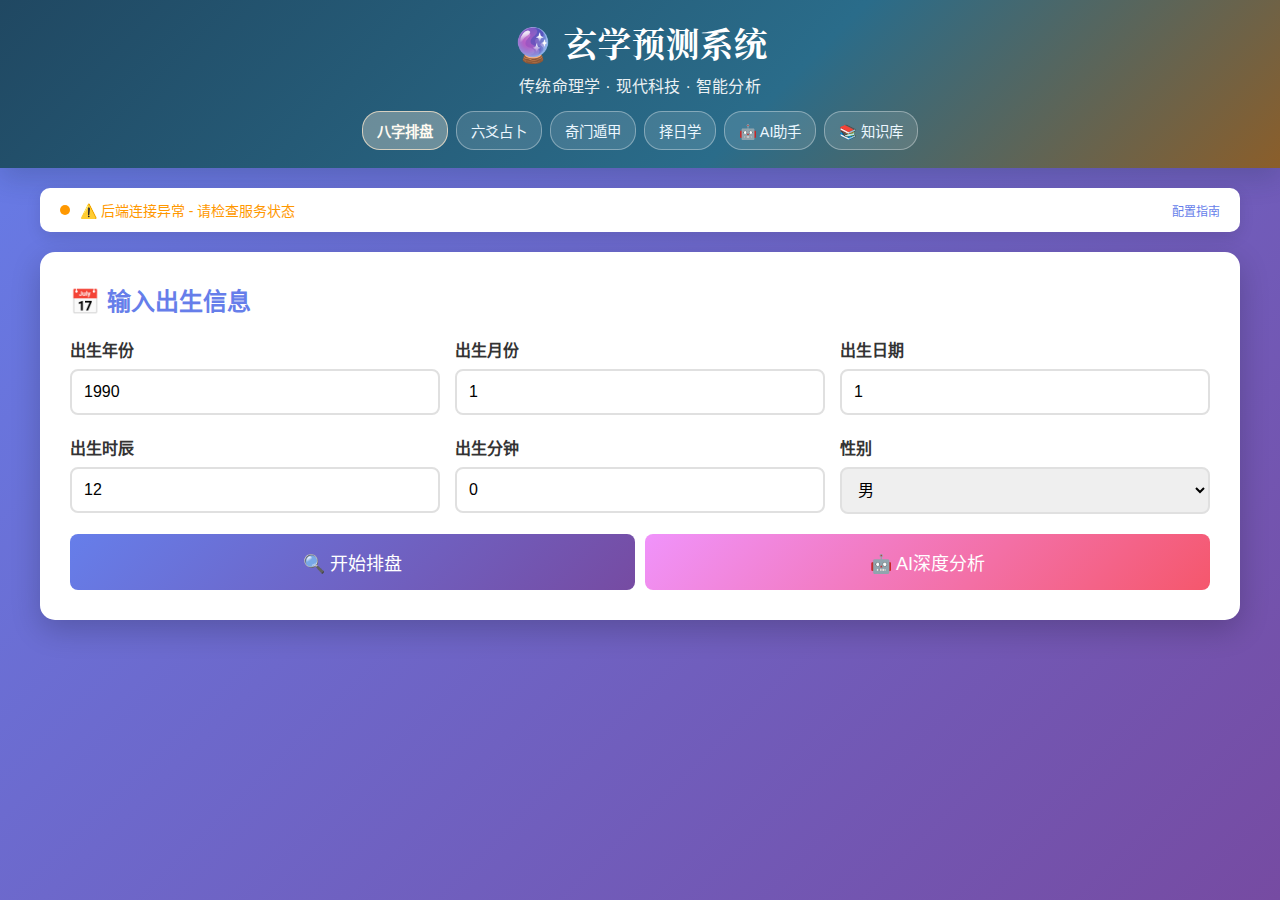
<file: xuanxue-web/frontend/index.html>
<!DOCTYPE html>
<html lang="zh-CN">
<head>
    <meta charset="UTF-8">
    <meta name="viewport" content="width=device-width, initial-scale=1.0">
    <title>玄学预测系统 - 八字排盘</title>
    <link rel="stylesheet" href="common-header.css">
    <style>
        * {
            margin: 0;
            padding: 0;
            box-sizing: border-box;
        }

        body {
            font-family: 'Microsoft YaHei', Arial, sans-serif;
            background: linear-gradient(135deg, #667eea 0%, #764ba2 100%);
            min-height: 100vh;
            padding: 20px;
        }

        .container {
            max-width: 1200px;
            margin: 0 auto;
        }

        .card {
            background: white;
            border-radius: 15px;
            padding: 30px;
            box-shadow: 0 10px 30px rgba(0,0,0,0.2);
            margin-bottom: 20px;
        }

        .form-group {
            margin-bottom: 20px;
        }

        .form-group label {
            display: block;
            margin-bottom: 8px;
            font-weight: bold;
            color: #333;
        }

        .form-group input,
        .form-group select {
            width: 100%;
            padding: 12px;
            border: 2px solid #e0e0e0;
            border-radius: 8px;
            font-size: 16px;
            transition: border-color 0.3s;
        }

        .form-group input:focus,
        .form-group select:focus {
            outline: none;
            border-color: #667eea;
        }

        .form-row {
            display: grid;
            grid-template-columns: repeat(auto-fit, minmax(200px, 1fr));
            gap: 15px;
        }

        .btn {
            background: linear-gradient(135deg, #667eea 0%, #764ba2 100%);
            color: white;
            border: none;
            padding: 15px 40px;
            font-size: 18px;
            border-radius: 8px;
            cursor: pointer;
            width: 100%;
            transition: transform 0.2s, box-shadow 0.2s;
        }

        .btn:hover {
            transform: translateY(-2px);
            box-shadow: 0 5px 15px rgba(102, 126, 234, 0.4);
        }

        .btn:active {
            transform: translateY(0);
        }

        .result {
            display: none;
        }

        .result.show {
            display: block;
        }

        .bazi-display {
            display: grid;
            grid-template-columns: repeat(4, 1fr);
            gap: 15px;
            margin: 20px 0;
        }

        .pillar {
            background: linear-gradient(135deg, #f093fb 0%, #f5576c 100%);
            padding: 20px;
            border-radius: 10px;
            text-align: center;
            color: white;
        }

        .pillar-title {
            font-size: 14px;
            opacity: 0.9;
            margin-bottom: 10px;
        }

        .pillar-content {
            font-size: 32px;
            font-weight: bold;
            text-shadow: 2px 2px 4px rgba(0,0,0,0.2);
        }

        .info-section {
            margin: 20px 0;
            padding: 20px;
            background: #f8f9fa;
            border-radius: 10px;
        }

        .info-section h3 {
            color: #667eea;
            margin-bottom: 15px;
            font-size: 1.3em;
        }

        .wuxing-chart {
            display: grid;
            grid-template-columns: repeat(5, 1fr);
            gap: 10px;
            margin: 15px 0;
        }

        .wuxing-item {
            text-align: center;
            padding: 15px;
            border-radius: 8px;
            color: white;
            font-weight: bold;
        }

        .wuxing-wood { background: #4caf50; }
        .wuxing-fire { background: #f44336; }
        .wuxing-earth { background: #ff9800; }
        .wuxing-metal { background: #9e9e9e; }
        .wuxing-water { background: #2196f3; }

        .analysis-box {
            background: #fff3cd;
            border-left: 4px solid #ffc107;
            padding: 15px;
            margin: 15px 0;
            border-radius: 5px;
        }

        .dayun-list {
            display: grid;
            grid-template-columns: repeat(auto-fill, minmax(150px, 1fr));
            gap: 10px;
        }

        .dayun-item {
            background: #e3f2fd;
            padding: 15px;
            border-radius: 8px;
            text-align: center;
            border: 2px solid #2196f3;
        }

        .loading {
            display: none;
            text-align: center;
            padding: 20px;
        }

        .loading.show {
            display: block;
        }

        .spinner {
            border: 4px solid #f3f3f3;
            border-top: 4px solid #667eea;
            border-radius: 50%;
            width: 40px;
            height: 40px;
            animation: spin 1s linear infinite;
            margin: 0 auto;
        }

        @keyframes spin {
            0% { transform: rotate(0deg); }
            100% { transform: rotate(360deg); }
        }

        .disclaimer {
            background: #fff3e0;
            border-left: 4px solid #ff9800;
            padding: 15px;
            margin-top: 20px;
            border-radius: 5px;
            font-size: 14px;
            color: #666;
        }
    </style>
</head>
<body>
    <!-- 统一的顶部通栏 -->
    <div class="unified-header">
        <div class="container">
            <div class="site-title">
                <h1>🔮 玄学预测系统</h1>
                <p>传统命理学 · 现代科技 · 智能分析</p>
            </div>
            <nav class="unified-nav">
                <a href="index.html" class="active">八字排盘</a>
                <a href="liuyao.html">六爻占卜</a>
                <a href="qimen.html">奇门遁甲</a>
                <a href="zeri.html">择日学</a>
                <a href="ai-chat.html">🤖 AI助手</a>
                <a href="http://localhost:8004" target="_blank">📚 知识库</a>
            </nav>
        </div>
    </div>

    <div class="container">

        <div id="aiStatusBanner" style="background: white; border-radius: 10px; padding: 12px 20px; margin-bottom: 20px; display: none; box-shadow: 0 5px 15px rgba(0,0,0,0.1);">
            <div style="display: flex; align-items: center; justify-content: space-between;">
                <div style="display: flex; align-items: center; gap: 10px;">
                    <span id="aiStatusDot" style="width: 10px; height: 10px; border-radius: 50%; display: inline-block;"></span>
                    <span id="aiStatusText" style="font-size: 14px;"></span>
                </div>
                <a href="AI配置指南.md" target="_blank" style="font-size: 12px; color: #667eea; text-decoration: none;">配置指南</a>
            </div>
        </div>

        <div class="card">
            <h2 style="margin-bottom: 20px; color: #667eea;">📅 输入出生信息</h2>
            <form id="baziForm">
                <div class="form-row">
                    <div class="form-group">
                        <label>出生年份</label>
                        <input type="number" id="year" min="1900" max="2100" value="1990" required>
                    </div>
                    <div class="form-group">
                        <label>出生月份</label>
                        <input type="number" id="month" min="1" max="12" value="1" required>
                    </div>
                    <div class="form-group">
                        <label>出生日期</label>
                        <input type="number" id="day" min="1" max="31" value="1" required>
                    </div>
                </div>

                <div class="form-row">
                    <div class="form-group">
                        <label>出生时辰</label>
                        <input type="number" id="hour" min="0" max="23" value="12" required>
                    </div>
                    <div class="form-group">
                        <label>出生分钟</label>
                        <input type="number" id="minute" min="0" max="59" value="0" required>
                    </div>
                    <div class="form-group">
                        <label>性别</label>
                        <select id="gender" required>
                            <option value="男">男</option>
                            <option value="女">女</option>
                        </select>
                    </div>
                </div>

                <div style="display: flex; gap: 10px;">
                    <button type="submit" class="btn" style="flex: 1;">🔍 开始排盘</button>
                    <button type="button" class="btn" onclick="calculateWithAI()" style="flex: 1; background: linear-gradient(135deg, #f093fb 0%, #f5576c 100%);">🤖 AI深度分析</button>
                </div>
            </form>
        </div>

        <div class="loading" id="loading">
            <div class="spinner"></div>
            <p style="margin-top: 10px; color: white;">正在计算中...</p>
        </div>

        <div class="result" id="result">
            <div class="card">
                <h2 style="margin-bottom: 20px; color: #667eea;">📊 八字命盘</h2>
                
                <div id="birthInfo" class="info-section">
                    <h3>出生信息</h3>
                    <p id="birthInfoText"></p>
                </div>

                <div class="bazi-display" id="baziDisplay"></div>

                <div class="info-section">
                    <h3>五行分布</h3>
                    <div class="wuxing-chart" id="wuxingChart"></div>
                </div>

                <div class="info-section">
                    <h3>十神关系</h3>
                    <div id="shishenInfo"></div>
                </div>

                <div class="info-section">
                    <h3>大运流程</h3>
                    <div class="dayun-list" id="dayunList"></div>
                </div>

                <div class="info-section">
                    <h3>命理分析</h3>
                    <div id="analysisContent"></div>
                </div>

                <div class="info-section">
                    <h3>🎯 格局分析（高级）</h3>
                    <div id="gejuContent"></div>
                </div>

                <div class="info-section">
                    <h3>✨ 神煞吉凶</h3>
                    <div id="shenshaContent"></div>
                </div>

                <div class="info-section">
                    <h3>👨‍👩‍👧‍👦 六亲关系</h3>
                    <div id="liuqinContent"></div>
                </div>

                <div class="info-section" id="aiAnalysisSection" style="display: none;">
                    <h3>🤖 AI深度分析</h3>
                    <div id="aiAnalysisContent" style="background: linear-gradient(135deg, #f093fb15 0%, #f5576c15 100%); padding: 20px; border-radius: 10px; border-left: 4px solid #f5576c; line-height: 1.8; white-space: pre-wrap;"></div>
                </div>

                <div class="disclaimer">
                    ⚠️ 免责声明：本系统仅供参考和娱乐，不应作为人生重大决策的唯一依据。命运掌握在自己手中，积极努力才是改变人生的关键。
                </div>
            </div>
        </div>
    </div>

    <script src="config.js"></script>
    <script src="common-ui.js"></script>
    <script src="markdown.js"></script>
    <script src="api-client.js"></script>
    <script src="ai-status.js"></script>
    <script>
        const esc = (value) => (window.escapeHtml ? window.escapeHtml(value ?? '') : String(value ?? ''));
        const renderMarkdown = (text) => window.renderMarkdownSimple(text, '#667eea');
        const indexAIMonitor = window.createAIStatusMonitor({
            bannerId: 'aiStatusBanner',
            dotId: 'aiStatusDot',
            textId: 'aiStatusText',
            intervalMs: 30000,
            renderStatus: function (state, data, _prev, elements) {
                elements.banner.style.display = 'block';
                if (state === 'available') {
                    elements.dot.style.background = '#4caf50';
                    elements.text.textContent = `✓ AI服务正常 (${data.model || '模型信息不可用'})`;
                    elements.text.style.color = '#4caf50';
                } else if (state === 'degraded') {
                    elements.dot.style.background = '#ff9800';
                    elements.text.textContent = '⚠️ AI服务波动中 - 将自动回退基础分析';
                    elements.text.style.color = '#ff9800';
                } else if (state === 'unconfigured') {
                    elements.dot.style.background = '#ff9800';
                    elements.text.textContent = '⚠️ AI服务未配置 - 点击右侧查看配置指南';
                    elements.text.style.color = '#ff9800';
                } else {
                    elements.dot.style.background = '#ff9800';
                    elements.text.textContent = '⚠️ 后端连接异常 - 请检查服务状态';
                    elements.text.style.color = '#ff9800';
                }
            }
        });
        indexAIMonitor.start();

        document.getElementById('baziForm').addEventListener('submit', async (e) => {
            e.preventDefault();
            
            const data = {
                year: parseInt(document.getElementById('year').value),
                month: parseInt(document.getElementById('month').value),
                day: parseInt(document.getElementById('day').value),
                hour: parseInt(document.getElementById('hour').value),
                minute: parseInt(document.getElementById('minute').value),
                gender: document.getElementById('gender').value
            };

            // 显示加载动画
            document.getElementById('loading').classList.add('show');
            document.getElementById('result').classList.remove('show');

            try {
                const result = await window.apiClient.postJson('/api/bazi', data);
                displayResult(result.data);
            } catch (error) {
                let errorMsg = '计算失败：' + error.message;
                
                if (error.message.includes('Failed to fetch') || error.message.includes('NetworkError')) {
                    errorMsg += '\n\n❌ 无法连接到后端服务\n\n解决方法：\n1. 确保后端已启动：./start.sh\n2. 检查端口8002是否被占用\n3. 查看日志：tail -f /tmp/xuanxue-backend.log';
                } else if (error.message.includes('API请求失败')) {
                    errorMsg += '\n\n❌ 服务器返回错误\n\n请查看后端日志了解详情：\ntail -f /tmp/xuanxue-backend.log';
                }
                
                showToast(errorMsg, 'error');
            } finally {
                document.getElementById('loading').classList.remove('show');
            }
        });

        function displayResult(data) {
            // 显示出生信息
            const birthInfo = data.birth_info;
            document.getElementById('birthInfoText').innerHTML = `
                <strong>阳历：</strong>${esc(birthInfo.solar.year)}年${esc(birthInfo.solar.month)}月${esc(birthInfo.solar.day)}日 ${esc(birthInfo.solar.hour)}时${esc(birthInfo.solar.minute)}分<br>
                <strong>农历：</strong>${esc(birthInfo.lunar.year)}年${esc(birthInfo.lunar.month)}月${esc(birthInfo.lunar.day)}日 ${birthInfo.lunar.is_leap ? '(闰月)' : ''}<br>
                <strong>性别：</strong>${esc(birthInfo.gender)}
            `;

            // 显示八字四柱
            const pillars = ['年柱', '月柱', '日柱', '时柱'];
            const baziValues = [data.bazi.year, data.bazi.month, data.bazi.day, data.bazi.hour];
            const baziDisplay = document.getElementById('baziDisplay');
            baziDisplay.innerHTML = '';
            
            pillars.forEach((title, index) => {
                baziDisplay.innerHTML += `
                    <div class="pillar">
                        <div class="pillar-title">${title}</div>
                        <div class="pillar-content">${esc(baziValues[index])}</div>
                    </div>
                `;
            });

            // 显示五行分布
            const wuxingChart = document.getElementById('wuxingChart');
            const wuxingColors = {
                '木': 'wuxing-wood',
                '火': 'wuxing-fire',
                '土': 'wuxing-earth',
                '金': 'wuxing-metal',
                '水': 'wuxing-water'
            };
            wuxingChart.innerHTML = '';
            
            Object.entries(data.wuxing_count).forEach(([element, count]) => {
                wuxingChart.innerHTML += `
                    <div class="wuxing-item ${wuxingColors[element]}">
                        <div>${esc(element)}</div>
                        <div style="font-size: 24px; margin-top: 5px;">${count.toFixed(1)}</div>
                    </div>
                `;
            });

            // 显示十神
            const shishenInfo = document.getElementById('shishenInfo');
            shishenInfo.innerHTML = `
                <p><strong>年干：</strong>${esc(data.shishen.year_gan)}</p>
                <p><strong>月干：</strong>${esc(data.shishen.month_gan)}</p>
                <p><strong>日干：</strong>${esc(data.shishen.day_gan)}（命主）</p>
                <p><strong>时干：</strong>${esc(data.shishen.hour_gan)}</p>
            `;

            // 显示大运
            const dayunList = document.getElementById('dayunList');
            dayunList.innerHTML = '';
            data.dayun.forEach(dayun => {
                dayunList.innerHTML += `
                    <div class="dayun-item">
                        <div style="font-size: 20px; font-weight: bold; margin-bottom: 5px;">${esc(dayun.ganzhi)}</div>
                        <div style="font-size: 14px;">${esc(dayun.start_age)}-${esc(dayun.end_age)}岁</div>
                    </div>
                `;
            });

            // 显示分析
            const analysis = data.analysis;
            const analysisContent = document.getElementById('analysisContent');
            analysisContent.innerHTML = `
                <div class="analysis-box">
                    <h4 style="margin-bottom: 10px;">五行概况</h4>
                    <p>${esc(analysis.wuxing_summary)}</p>
                </div>
                
                <div class="analysis-box">
                    <h4 style="margin-bottom: 10px;">最旺五行：${esc(analysis.strong_element.element)}</h4>
                    <p>${esc(analysis.strong_element.advice)}</p>
                </div>
                
                <div class="analysis-box">
                    <h4 style="margin-bottom: 10px;">最弱五行：${esc(analysis.weak_element.element)}</h4>
                    <p>${esc(analysis.weak_element.advice)}</p>
                </div>
                
                <div class="analysis-box">
                    <h4 style="margin-bottom: 10px;">平衡建议</h4>
                    <p>${esc(analysis.balance_advice)}</p>
                </div>
                
                <p style="margin-top: 15px; color: #666; font-size: 14px;">${esc(analysis.disclaimer)}</p>
            `;

            // 显示高级分析
            if (data.advanced_analysis) {
                const adv = data.advanced_analysis;
                
                // 格局分析
                const geju = adv.geju;
                document.getElementById('gejuContent').innerHTML = `
                    <div class="analysis-box" style="background: #e8f5e9; border-color: #4caf50;">
                        <h4 style="margin-bottom: 10px;">命局强弱：${esc(geju.strength_level)} (${esc(geju.strength.toFixed(2))})</h4>
                        <p><strong>格局类型：</strong>${esc(geju.pattern_type)}</p>
                        <p style="margin-top: 10px;">${esc(geju.pattern_description)}</p>
                    </div>
                    <div class="analysis-box" style="background: #fff3e0; border-color: #ff9800;">
                        <h4 style="margin-bottom: 10px;">适合职业</h4>
                        <p>${(geju.suitable_career || []).map(item => esc(item)).join('、')}</p>
                    </div>
                    <div class="analysis-box" style="background: #e3f2fd; border-color: #2196f3;">
                        <h4 style="margin-bottom: 10px;">人生建议</h4>
                        <p>${esc(geju.life_advice)}</p>
                    </div>
                `;
                
                // 神煞分析
                const shensha = adv.shensha;
                let shenshaHTML = `<p style="margin-bottom: 15px;"><strong>${esc(shensha.summary)}</strong></p>`;
                if (shensha.shensha_list && shensha.shensha_list.length > 0) {
                    shensha.shensha_list.forEach(item => {
                        const color = item.type === '大吉' ? '#4caf50' : item.type === '吉' ? '#2196f3' : '#ff9800';
                        shenshaHTML += `
                            <div class="analysis-box" style="background: ${color}15; border-color: ${color};">
                                <h4 style="margin-bottom: 10px; color: ${color};">${esc(item.name)} (${esc(item.type)})</h4>
                                <p>${esc(item.description)}</p>
                            </div>
                        `;
                    });
                } else {
                    shenshaHTML += '<p style="color: #666;">命局中暂无明显神煞，属于平和之象。</p>';
                }
                document.getElementById('shenshaContent').innerHTML = shenshaHTML;
                
                // 六亲分析
                const liuqin = adv.liuqin;
                document.getElementById('liuqinContent').innerHTML = `
                    <div class="analysis-box">
                        <h4 style="margin-bottom: 10px;">👨 父亲</h4>
                        <p>${esc(liuqin.father)}</p>
                    </div>
                    <div class="analysis-box">
                        <h4 style="margin-bottom: 10px;">👩 母亲</h4>
                        <p>${esc(liuqin.mother)}</p>
                    </div>
                    <div class="analysis-box">
                        <h4 style="margin-bottom: 10px;">👫 兄弟姐妹</h4>
                        <p>${esc(liuqin.siblings)}</p>
                    </div>
                    <div class="analysis-box">
                        <h4 style="margin-bottom: 10px;">💑 配偶</h4>
                        <p>${esc(liuqin.spouse)}</p>
                    </div>
                    <div class="analysis-box">
                        <h4 style="margin-bottom: 10px;">👶 子女</h4>
                        <p>${esc(liuqin.children)}</p>
                    </div>
                `;
            }

            // 显示AI分析（如果有）
            if (data.ai_analysis) {
                document.getElementById('aiAnalysisSection').style.display = 'block';
                document.getElementById('aiAnalysisContent').innerHTML = renderMarkdown(data.ai_analysis);
            } else {
                document.getElementById('aiAnalysisSection').style.display = 'none';
            }

            // 显示结果
            document.getElementById('result').classList.add('show');
            
            // 滚动到结果
            document.getElementById('result').scrollIntoView({ behavior: 'smooth' });
        }

        // AI深度分析函数
        async function calculateWithAI() {
            const data = {
                year: parseInt(document.getElementById('year').value),
                month: parseInt(document.getElementById('month').value),
                day: parseInt(document.getElementById('day').value),
                hour: parseInt(document.getElementById('hour').value),
                minute: parseInt(document.getElementById('minute').value),
                gender: document.getElementById('gender').value
            };

            // 显示加载动画
            document.getElementById('loading').classList.add('show');
            document.getElementById('loading').querySelector('p').textContent = '正在进行AI深度分析，请稍候...';
            document.getElementById('result').classList.remove('show');

            try {
                const result = await window.apiClient.postJson('/api/ai/enhance-bazi', data);

                if (!result.ai_enhanced && result.ai_message) {
                    showToast(result.ai_message, 'warn');
                }
                
                displayResult(result.data);
                
                // 如果有AI分析，滚动到AI分析部分
                if (result.data.ai_analysis) {
                    setTimeout(() => {
                        document.getElementById('aiAnalysisSection').scrollIntoView({ behavior: 'smooth', block: 'center' });
                    }, 500);
                }
            } catch (error) {
                let errorMsg = 'AI分析失败：' + error.message;
                
                if (error.message.includes('Failed to fetch') || error.message.includes('NetworkError')) {
                    errorMsg += '\n\n❌ 无法连接到后端服务\n\n解决方法：\n1. 确保后端已启动：./start.sh\n2. 检查端口8002是否被占用';
                } else {
                    errorMsg += '\n\n请确保：\n1. 后端服务已启动\n2. 已配置ARK_API_KEY环境变量\n\n配置方法见《AI配置指南.md》';
                }
                
                showToast(errorMsg, 'error');
            } finally {
                document.getElementById('loading').classList.remove('show');
                document.getElementById('loading').querySelector('p').textContent = '正在计算中...';
            }
        }
    </script>
</body>
</html>
</file>
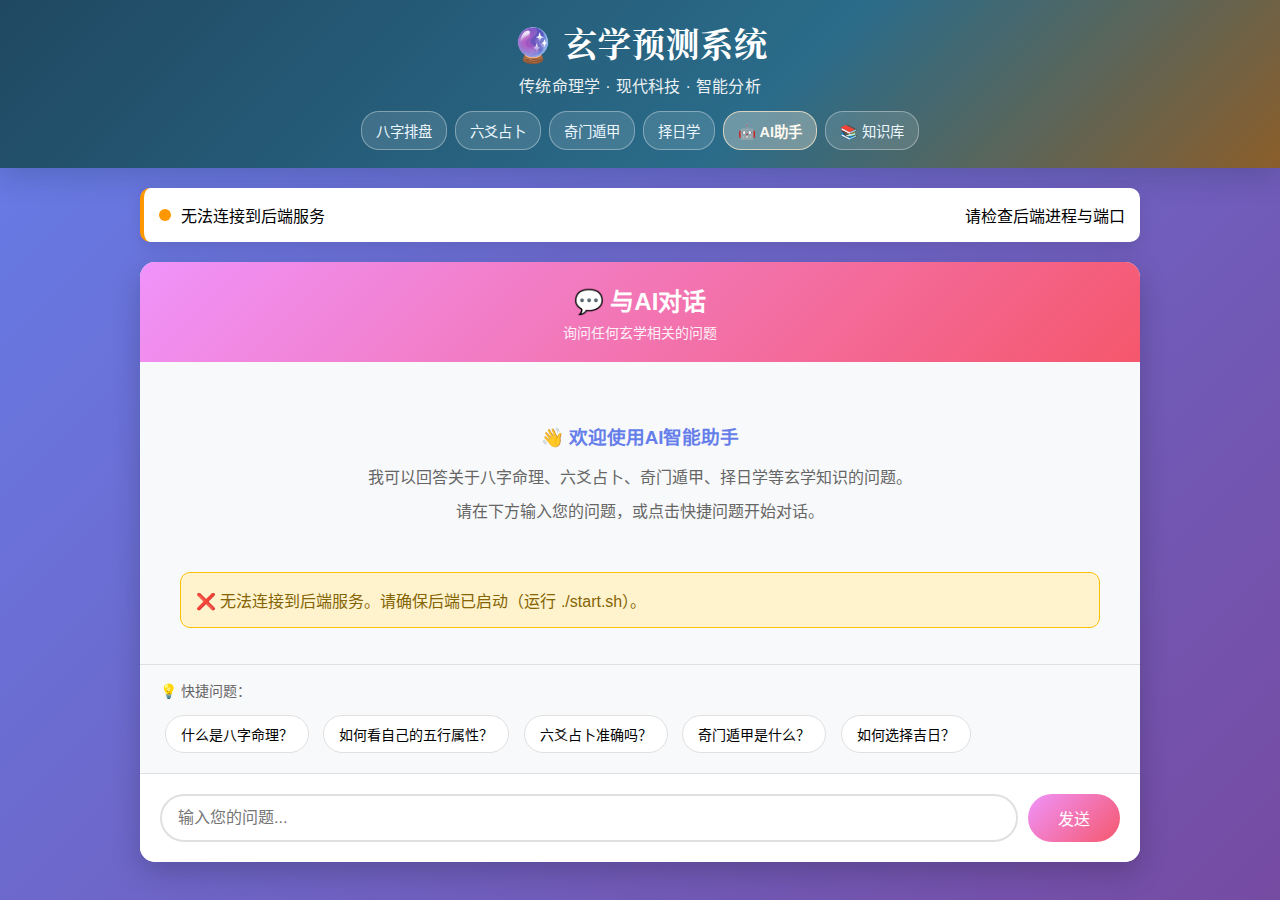
<file: xuanxue-web/frontend/ai-chat.html>
<!DOCTYPE html>
<html lang="zh-CN">
<head>
    <meta charset="UTF-8">
    <meta name="viewport" content="width=device-width, initial-scale=1.0">
    <title>AI玄学助手 - 智能对话</title>
    <link rel="stylesheet" href="common-header.css">
    <style>
        * {
            margin: 0;
            padding: 0;
            box-sizing: border-box;
        }

        body {
            font-family: 'Microsoft YaHei', Arial, sans-serif;
            background: linear-gradient(135deg, #667eea 0%, #764ba2 100%);
            min-height: 100vh;
            padding: 20px;
        }

        .container {
            max-width: 1000px;
            margin: 0 auto;
        }

        .ai-status {
            background: white;
            border-radius: 10px;
            padding: 15px;
            margin-bottom: 20px;
            display: flex;
            align-items: center;
            justify-content: space-between;
            box-shadow: 0 5px 15px rgba(0,0,0,0.1);
        }

        .ai-status.available {
            border-left: 4px solid #4caf50;
        }

        .ai-status.unavailable {
            border-left: 4px solid #ff9800;
        }

        .ai-status-text {
            display: flex;
            align-items: center;
            gap: 10px;
        }

        .status-dot {
            width: 12px;
            height: 12px;
            border-radius: 50%;
            animation: pulse 2s infinite;
        }

        .status-dot.green {
            background: #4caf50;
        }

        .status-dot.orange {
            background: #ff9800;
        }

        @keyframes pulse {
            0%, 100% { opacity: 1; }
            50% { opacity: 0.5; }
        }

        .chat-container {
            background: white;
            border-radius: 15px;
            box-shadow: 0 10px 30px rgba(0,0,0,0.2);
            height: 600px;
            display: flex;
            flex-direction: column;
        }

        .chat-header {
            background: linear-gradient(135deg, #f093fb 0%, #f5576c 100%);
            color: white;
            padding: 20px;
            border-radius: 15px 15px 0 0;
            text-align: center;
        }

        .chat-messages {
            flex: 1;
            overflow-y: auto;
            padding: 20px;
            background: #f8f9fa;
        }

        .message {
            margin-bottom: 15px;
            display: flex;
            gap: 10px;
        }

        .message.user {
            flex-direction: row-reverse;
        }

        .message-avatar {
            width: 40px;
            height: 40px;
            border-radius: 50%;
            display: flex;
            align-items: center;
            justify-content: center;
            font-size: 20px;
            flex-shrink: 0;
        }

        .message.user .message-avatar {
            background: linear-gradient(135deg, #667eea 0%, #764ba2 100%);
        }

        .message.ai .message-avatar {
            background: linear-gradient(135deg, #f093fb 0%, #f5576c 100%);
        }

        .message-content {
            max-width: 70%;
            padding: 12px 16px;
            border-radius: 15px;
            line-height: 1.6;
            white-space: pre-wrap;
            word-wrap: break-word;
        }

        .message.user .message-content {
            background: linear-gradient(135deg, #667eea 0%, #764ba2 100%);
            color: white;
            border-radius: 15px 15px 0 15px;
        }

        .message.ai .message-content {
            background: white;
            color: #333;
            border: 1px solid #e0e0e0;
            border-radius: 15px 15px 15px 0;
        }

        .message-time {
            font-size: 12px;
            color: #999;
            margin-top: 5px;
        }

        .chat-input-area {
            padding: 20px;
            border-top: 1px solid #e0e0e0;
            background: white;
            border-radius: 0 0 15px 15px;
        }

        .chat-input-form {
            display: flex;
            gap: 10px;
        }

        .chat-input {
            flex: 1;
            padding: 12px 16px;
            border: 2px solid #e0e0e0;
            border-radius: 25px;
            font-size: 16px;
            outline: none;
            transition: border-color 0.3s;
        }

        .chat-input:focus {
            border-color: #667eea;
        }

        .send-btn {
            background: linear-gradient(135deg, #f093fb 0%, #f5576c 100%);
            color: white;
            border: none;
            padding: 12px 30px;
            border-radius: 25px;
            font-size: 16px;
            cursor: pointer;
            transition: transform 0.2s, box-shadow 0.2s;
        }

        .send-btn:hover {
            transform: translateY(-2px);
            box-shadow: 0 5px 15px rgba(245, 87, 108, 0.4);
        }

        .send-btn:disabled {
            opacity: 0.5;
            cursor: not-allowed;
            transform: none;
        }

        .typing-indicator {
            display: none;
            padding: 10px 16px;
            background: white;
            border: 1px solid #e0e0e0;
            border-radius: 15px;
            width: fit-content;
        }

        .typing-indicator.show {
            display: block;
        }

        .typing-dots {
            display: flex;
            gap: 5px;
        }

        .typing-dot {
            width: 8px;
            height: 8px;
            border-radius: 50%;
            background: #999;
            animation: typing 1.4s infinite;
        }

        .typing-dot:nth-child(2) {
            animation-delay: 0.2s;
        }

        .typing-dot:nth-child(3) {
            animation-delay: 0.4s;
        }

        @keyframes typing {
            0%, 60%, 100% { transform: translateY(0); }
            30% { transform: translateY(-10px); }
        }

        .quick-questions {
            padding: 15px 20px;
            background: #f8f9fa;
            border-top: 1px solid #e0e0e0;
        }

        .quick-questions-title {
            font-size: 14px;
            color: #666;
            margin-bottom: 10px;
        }

        .quick-question-btn {
            display: inline-block;
            padding: 8px 15px;
            margin: 5px;
            background: white;
            border: 1px solid #e0e0e0;
            border-radius: 20px;
            font-size: 14px;
            cursor: pointer;
            transition: all 0.3s;
        }

        .quick-question-btn:hover {
            background: linear-gradient(135deg, #f093fb 0%, #f5576c 100%);
            color: white;
            border-color: transparent;
        }

        .welcome-message {
            text-align: center;
            padding: 40px 20px;
            color: #666;
        }

        .welcome-message h3 {
            color: #667eea;
            margin-bottom: 15px;
        }

        .error-message {
            background: #fff3cd;
            border: 1px solid #ffc107;
            border-radius: 10px;
            padding: 15px;
            margin: 10px 20px;
            color: #856404;
        }
    </style>
</head>
<body>
    <!-- 统一的顶部通栏 -->
    <div class="unified-header">
        <div class="container">
            <div class="site-title">
                <h1>🔮 玄学预测系统</h1>
                <p>传统命理学 · 现代科技 · 智能分析</p>
            </div>
            <nav class="unified-nav">
                <a href="index.html">八字排盘</a>
                <a href="liuyao.html">六爻占卜</a>
                <a href="qimen.html">奇门遁甲</a>
                <a href="zeri.html">择日学</a>
                <a href="ai-chat.html" class="active">🤖 AI助手</a>
                <a href="http://localhost:8004" target="_blank">📚 知识库</a>
            </nav>
        </div>
    </div>

    <div class="container">

        <div class="ai-status" id="aiStatus">
            <div class="ai-status-text">
                <div class="status-dot" id="statusDot"></div>
                <span id="statusText">正在检查AI服务状态...</span>
            </div>
            <span id="statusModel"></span>
        </div>

        <div class="chat-container">
            <div class="chat-header">
                <h2>💬 与AI对话</h2>
                <p style="font-size: 14px; opacity: 0.9; margin-top: 5px;">询问任何玄学相关的问题</p>
            </div>

            <div class="chat-messages" id="chatMessages">
                <div class="welcome-message">
                    <h3>👋 欢迎使用AI智能助手</h3>
                    <p>我可以回答关于八字命理、六爻占卜、奇门遁甲、择日学等玄学知识的问题。</p>
                    <p style="margin-top: 10px;">请在下方输入您的问题，或点击快捷问题开始对话。</p>
                </div>
            </div>

            <div class="quick-questions">
                <div class="quick-questions-title">💡 快捷问题：</div>
                <button class="quick-question-btn" onclick="askQuestion('什么是八字命理？')">什么是八字命理？</button>
                <button class="quick-question-btn" onclick="askQuestion('如何看自己的五行属性？')">如何看自己的五行属性？</button>
                <button class="quick-question-btn" onclick="askQuestion('六爻占卜准确吗？')">六爻占卜准确吗？</button>
                <button class="quick-question-btn" onclick="askQuestion('奇门遁甲是什么？')">奇门遁甲是什么？</button>
                <button class="quick-question-btn" onclick="askQuestion('如何选择吉日？')">如何选择吉日？</button>
            </div>

            <div class="chat-input-area">
                <form class="chat-input-form" id="chatForm">
                    <input 
                        type="text" 
                        class="chat-input" 
                        id="chatInput" 
                        placeholder="输入您的问题..." 
                        autocomplete="off"
                        required
                    >
                    <button type="submit" class="send-btn" id="sendBtn">发送</button>
                </form>
            </div>
        </div>
    </div>

    <script src="config.js"></script>
    <script src="markdown.js"></script>
    <script src="api-client.js"></script>
    <script src="ai-status.js"></script>
    <script>
        const renderMarkdown = (text) => window.renderMarkdownSimple(text, '#f5576c');
        function isConnectivityError(error) {
            const msg = String((error && error.message) || '');
            return msg.includes('Failed to fetch') || msg.includes('NetworkError') || msg.includes('无法连接');
        }

        // 添加消息到聊天窗口
        function addMessage(content, isUser = false) {
            const messagesDiv = document.getElementById('chatMessages');
            const welcomeMsg = messagesDiv.querySelector('.welcome-message');
            if (welcomeMsg) {
                welcomeMsg.remove();
            }
            
            const messageDiv = document.createElement('div');
            messageDiv.className = `message ${isUser ? 'user' : 'ai'}`;
            
            const time = new Date().toLocaleTimeString('zh-CN', { hour: '2-digit', minute: '2-digit' });

            const avatar = document.createElement('div');
            avatar.className = 'message-avatar';
            avatar.textContent = isUser ? '👤' : '🤖';

            const bodyWrap = document.createElement('div');
            const contentDiv = document.createElement('div');
            contentDiv.className = 'message-content';
            if (isUser) {
                contentDiv.textContent = content;
            } else {
                contentDiv.innerHTML = renderMarkdown(content);
            }

            const timeDiv = document.createElement('div');
            timeDiv.className = 'message-time';
            timeDiv.textContent = time;

            bodyWrap.appendChild(contentDiv);
            bodyWrap.appendChild(timeDiv);
            messageDiv.appendChild(avatar);
            messageDiv.appendChild(bodyWrap);
            
            messagesDiv.appendChild(messageDiv);
            messagesDiv.scrollTop = messagesDiv.scrollHeight;
        }

        // 添加系统消息
        function addSystemMessage(content) {
            const messagesDiv = document.getElementById('chatMessages');
            const errorDiv = document.createElement('div');
            errorDiv.className = 'error-message';
            errorDiv.textContent = content;
            messagesDiv.appendChild(errorDiv);
            messagesDiv.scrollTop = messagesDiv.scrollHeight;
        }

        const chatAIMonitor = window.createAIStatusMonitor({
            bannerId: 'aiStatus',
            dotId: 'statusDot',
            textId: 'statusText',
            detailId: 'statusModel',
            intervalMs: 30000,
            renderStatus: function (state, data, _previous, elements) {
                elements.banner.className = 'ai-status unavailable';
                elements.dot.className = 'status-dot orange';
                elements.detail.textContent = '';

                if (state === 'available') {
                    elements.banner.className = 'ai-status available';
                    elements.dot.className = 'status-dot green';
                    elements.text.textContent = 'AI服务正常';
                    elements.detail.textContent = data && data.model ? `模型: ${data.model}` : '模型信息不可用';
                } else if (state === 'degraded') {
                    elements.text.textContent = 'AI服务波动中';
                    elements.detail.textContent = data && data.message ? data.message : '系统将自动重试';
                } else if (state === 'unconfigured') {
                    elements.text.textContent = 'AI服务未配置';
                    elements.detail.textContent = '请配置ARK_API_KEY';
                } else {
                    elements.text.textContent = '无法连接到后端服务';
                    elements.detail.textContent = '请检查后端进程与端口';
                }
            },
            onTransition: function (state) {
                if (state === 'unconfigured') {
                    addSystemMessage('⚠️ AI服务未配置。如需使用AI功能，请参考《AI配置指南.md》设置ARK_API_KEY环境变量。');
                } else if (state === 'offline') {
                    addSystemMessage('❌ 无法连接到后端服务。请确保后端已启动（运行 ./start.sh）。');
                } else if (state === 'degraded') {
                    addSystemMessage('⚠️ AI服务当前波动，已自动降级为基础解读。');
                }
            }
        });

        // 显示输入中指示器
        function showTypingIndicator() {
            const messagesDiv = document.getElementById('chatMessages');
            const typingDiv = document.createElement('div');
            typingDiv.className = 'message ai';
            typingDiv.id = 'typingIndicator';
            typingDiv.innerHTML = `
                <div class="message-avatar">🤖</div>
                <div class="typing-indicator show">
                    <div class="typing-dots">
                        <div class="typing-dot"></div>
                        <div class="typing-dot"></div>
                        <div class="typing-dot"></div>
                    </div>
                </div>
            `;
            messagesDiv.appendChild(typingDiv);
            messagesDiv.scrollTop = messagesDiv.scrollHeight;
        }

        // 隐藏输入中指示器
        function hideTypingIndicator() {
            const typingDiv = document.getElementById('typingIndicator');
            if (typingDiv) {
                typingDiv.remove();
            }
        }

        // 发送问题
        async function askQuestion(question) {
            if (!question.trim()) return;
            
            // 如果是通过快捷按钮调用，设置输入框的值
            if (typeof question === 'string') {
                document.getElementById('chatInput').value = question;
            }
            
            // 添加用户消息
            addMessage(question, true);
            
            // 清空输入框
            document.getElementById('chatInput').value = '';
            
            // 禁用发送按钮
            const sendBtn = document.getElementById('sendBtn');
            sendBtn.disabled = true;
            sendBtn.textContent = '发送中...';
            
            // 显示输入中指示器
            showTypingIndicator();
            
            try {
                const result = await window.apiClient.post('/api/ai/chat', { question });
                
                hideTypingIndicator();
                
                if (result && result.data && result.data.answer) {
                    addMessage(result.data.answer, false);
                } else {
                    addSystemMessage('❌ AI返回内容为空，请稍后重试');
                }
            } catch (error) {
                hideTypingIndicator();
                if (error.message.includes('AI服务暂时不可用')) {
                    chatAIMonitor.applyState('degraded', { message: error.message });
                } else if (error.message.includes('AI服务未配置')) {
                    chatAIMonitor.applyState('unconfigured', { message: error.message });
                } else if (isConnectivityError(error)) {
                    chatAIMonitor.applyState('offline');
                }
                addSystemMessage('❌ 请求失败: ' + error.message + '\n\n请确保：\n1. 后端服务已启动\n2. 已配置ARK_API_KEY环境变量');
            } finally {
                sendBtn.disabled = false;
                sendBtn.textContent = '发送';
            }
        }

        // 表单提交
        document.getElementById('chatForm').addEventListener('submit', (e) => {
            e.preventDefault();
            const input = document.getElementById('chatInput');
            const question = input.value.trim();
            if (question) {
                askQuestion(question);
            }
        });

        chatAIMonitor.start();
    </script>
</body>
</html>
</file>
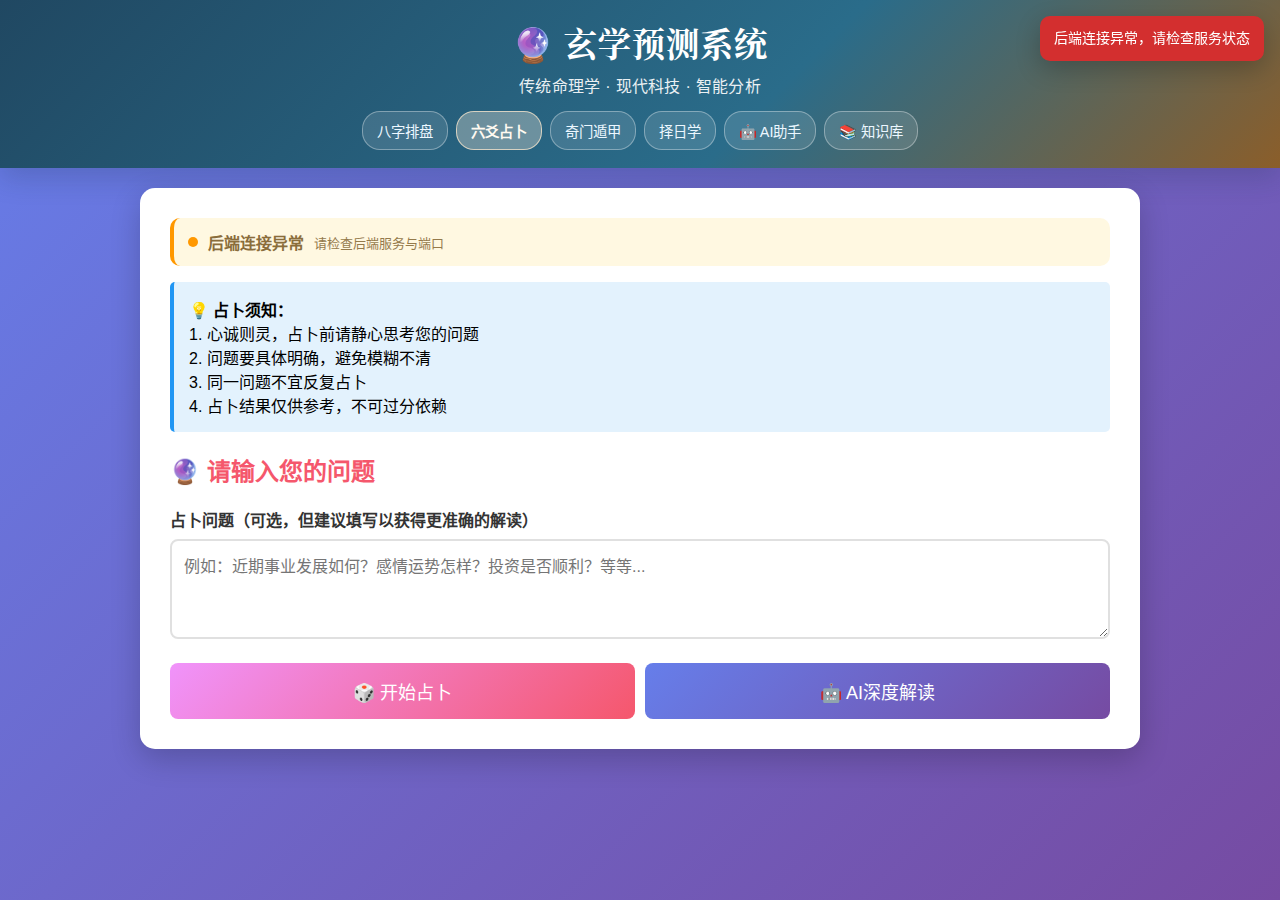
<file: xuanxue-web/frontend/liuyao.html>
<!DOCTYPE html>
<html lang="zh-CN">
<head>
    <meta charset="UTF-8">
    <meta name="viewport" content="width=device-width, initial-scale=1.0">
    <title>六爻占卜 - 玄学预测系统</title>
    <link rel="stylesheet" href="common-header.css">
    <style>
        * {
            margin: 0;
            padding: 0;
            box-sizing: border-box;
        }

        body {
            font-family: 'Microsoft YaHei', Arial, sans-serif;
            background: linear-gradient(135deg, #667eea 0%, #764ba2 100%);
            min-height: 100vh;
            padding: 20px;
        }

        .container {
            max-width: 1000px;
            margin: 0 auto;
        }

        .card {
            background: white;
            border-radius: 15px;
            padding: 30px;
            box-shadow: 0 10px 30px rgba(0,0,0,0.2);
            margin-bottom: 20px;
        }

        .form-group {
            margin-bottom: 20px;
        }

        .form-group label {
            display: block;
            margin-bottom: 8px;
            font-weight: bold;
            color: #333;
        }

        .form-group input,
        .form-group textarea {
            width: 100%;
            padding: 12px;
            border: 2px solid #e0e0e0;
            border-radius: 8px;
            font-size: 16px;
            transition: border-color 0.3s;
            font-family: 'Microsoft YaHei', Arial, sans-serif;
        }

        .form-group textarea {
            min-height: 100px;
            resize: vertical;
        }

        .form-group input:focus,
        .form-group textarea:focus {
            outline: none;
            border-color: #f5576c;
        }

        .btn {
            background: linear-gradient(135deg, #f093fb 0%, #f5576c 100%);
            color: white;
            border: none;
            padding: 15px 40px;
            font-size: 18px;
            border-radius: 8px;
            cursor: pointer;
            width: 100%;
            transition: transform 0.2s, box-shadow 0.2s;
        }

        .btn:hover {
            transform: translateY(-2px);
            box-shadow: 0 5px 15px rgba(245, 87, 108, 0.4);
        }

        .btn:active {
            transform: translateY(0);
        }

        .result {
            display: none;
        }

        .result.show {
            display: block;
        }

        .gua-display {
            display: flex;
            justify-content: center;
            gap: 30px;
            margin: 30px 0;
            flex-wrap: wrap;
        }

        .gua-card {
            background: linear-gradient(135deg, #667eea 0%, #764ba2 100%);
            padding: 30px;
            border-radius: 15px;
            color: white;
            text-align: center;
            min-width: 200px;
        }

        .gua-name {
            font-size: 28px;
            font-weight: bold;
            margin-bottom: 15px;
        }

        .gua-info {
            font-size: 14px;
            opacity: 0.9;
        }

        .yao-display {
            display: flex;
            flex-direction: column-reverse;
            gap: 10px;
            margin: 20px 0;
        }

        .yao-item {
            display: flex;
            align-items: center;
            padding: 12px;
            background: #f8f9fa;
            border-radius: 8px;
            border-left: 4px solid #667eea;
        }

        .yao-item.dong {
            background: #fff3cd;
            border-left-color: #ffc107;
        }

        .yao-symbol {
            font-size: 24px;
            margin-right: 15px;
            min-width: 40px;
        }

        .yao-details {
            flex: 1;
        }

        .info-section {
            margin: 20px 0;
            padding: 20px;
            background: #f8f9fa;
            border-radius: 10px;
        }

        .info-section h3 {
            color: #f5576c;
            margin-bottom: 15px;
            font-size: 1.3em;
        }

        .analysis-box {
            background: #e8f5e9;
            border-left: 4px solid #4caf50;
            padding: 15px;
            margin: 15px 0;
            border-radius: 5px;
        }

        .loading {
            display: none;
            text-align: center;
            padding: 20px;
        }

        .loading.show {
            display: block;
        }

        .spinner {
            border: 4px solid #f3f3f3;
            border-top: 4px solid #f5576c;
            border-radius: 50%;
            width: 40px;
            height: 40px;
            animation: spin 1s linear infinite;
            margin: 0 auto;
        }

        @keyframes spin {
            0% { transform: rotate(0deg); }
            100% { transform: rotate(360deg); }
        }

        .disclaimer {
            background: #fff3e0;
            border-left: 4px solid #ff9800;
            padding: 15px;
            margin-top: 20px;
            border-radius: 5px;
            font-size: 14px;
            color: #666;
        }

        .tips {
            background: #e3f2fd;
            border-left: 4px solid #2196f3;
            padding: 15px;
            margin-bottom: 20px;
            border-radius: 5px;
        }

        .ai-status-banner {
            display: flex;
            align-items: center;
            gap: 10px;
            padding: 12px 14px;
            border-radius: 10px;
            margin-bottom: 16px;
            border-left: 4px solid #ff9800;
            background: #fff8e1;
            color: #8a6d3b;
        }

        .ai-status-banner.available {
            border-left-color: #4caf50;
            background: #e8f5e9;
            color: #1b5e20;
        }

        .ai-status-dot {
            width: 10px;
            height: 10px;
            border-radius: 50%;
            background: #ff9800;
            flex-shrink: 0;
        }

        .ai-status-banner.available .ai-status-dot {
            background: #4caf50;
        }

        .ai-status-meta {
            font-size: 13px;
            opacity: 0.9;
        }
    </style>
</head>
<body>
    <!-- 统一的顶部通栏 -->
    <div class="unified-header">
        <div class="container">
            <div class="site-title">
                <h1>🔮 玄学预测系统</h1>
                <p>传统命理学 · 现代科技 · 智能分析</p>
            </div>
            <nav class="unified-nav">
                <a href="index.html">八字排盘</a>
                <a href="liuyao.html" class="active">六爻占卜</a>
                <a href="qimen.html">奇门遁甲</a>
                <a href="zeri.html">择日学</a>
                <a href="ai-chat.html">🤖 AI助手</a>
                <a href="http://localhost:8004" target="_blank">📚 知识库</a>
            </nav>
        </div>
    </div>

    <div class="container">
        <div class="card">
            <div class="ai-status-banner" id="aiStatusBanner">
                <span class="ai-status-dot" id="aiStatusDot"></span>
                <strong id="aiStatusText">正在检查AI状态...</strong>
                <span class="ai-status-meta" id="aiStatusDetail"></span>
            </div>

            <div class="tips">
                <strong>💡 占卜须知：</strong><br>
                1. 心诚则灵，占卜前请静心思考您的问题<br>
                2. 问题要具体明确，避免模糊不清<br>
                3. 同一问题不宜反复占卜<br>
                4. 占卜结果仅供参考，不可过分依赖
            </div>

            <h2 style="margin-bottom: 20px; color: #f5576c;">🔮 请输入您的问题</h2>
            <form id="liuyaoForm">
                <div class="form-group">
                    <label>占卜问题（可选，但建议填写以获得更准确的解读）</label>
                    <textarea id="question" placeholder="例如：近期事业发展如何？感情运势怎样？投资是否顺利？等等..."></textarea>
                </div>

                <div style="display: flex; gap: 10px;">
                    <button type="submit" class="btn" style="flex: 1;">🎲 开始占卜</button>
                    <button type="button" class="btn" style="flex: 1; background: linear-gradient(135deg, #667eea 0%, #764ba2 100%);" onclick="divineWithAI()">🤖 AI深度解读</button>
                </div>
            </form>
        </div>

        <div class="loading" id="loading">
            <div class="spinner"></div>
            <p style="margin-top: 10px; color: white;">正在摇卦中...</p>
        </div>

        <div class="result" id="result">
            <div class="card">
                <h2 style="margin-bottom: 20px; color: #f5576c;">📊 卦象结果</h2>
                
                <div class="info-section">
                    <h3>占卜信息</h3>
                    <p><strong>问题：</strong><span id="questionText"></span></p>
                    <p><strong>时间：</strong><span id="timeText"></span></p>
                </div>

                <div class="gua-display">
                    <div class="gua-card">
                        <div class="gua-name" id="benguaName"></div>
                        <div class="gua-info">
                            <div id="benguaInfo"></div>
                        </div>
                    </div>
                    <div class="gua-card" id="bianguaCard" style="display: none;">
                        <div class="gua-name" id="bianguaName"></div>
                        <div class="gua-info">变卦</div>
                    </div>
                </div>

                <div class="info-section">
                    <h3>爻象详情</h3>
                    <div class="yao-display" id="yaoDisplay"></div>
                </div>

                <div class="info-section">
                    <h3>卦象解释</h3>
                    <div id="interpretationContent"></div>
                </div>

                <div class="disclaimer">
                    ⚠️ 免责声明：占卜结果仅供参考，不应作为决策的唯一依据。人生在于努力，命运掌握在自己手中。
                </div>
            </div>
        </div>
    </div>

    <script src="config.js"></script>
    <script src="common-ui.js"></script>
    <script src="markdown.js"></script>
    <script src="api-client.js"></script>
    <script src="ai-status.js"></script>
    <script>
        const esc = (value) => (window.escapeHtml ? window.escapeHtml(value ?? '') : String(value ?? ''));

        const renderMarkdown = (text) => window.renderMarkdownSimple(text, '#f5576c');
        function isConnectivityError(error) {
            const msg = String((error && error.message) || '');
            return msg.includes('Failed to fetch') || msg.includes('NetworkError') || msg.includes('无法连接');
        }
        const aiMonitor = window.createAIStatusMonitor({
            bannerId: 'aiStatusBanner',
            dotId: 'aiStatusDot',
            textId: 'aiStatusText',
            detailId: 'aiStatusDetail',
            onTransition: function (state) {
                if (state === 'unconfigured') {
                    showToast('AI服务未配置，当前仅可使用基础解读', 'warn');
                } else if (state === 'degraded') {
                    showToast('AI服务波动中，将自动回退基础解读', 'warn');
                } else if (state === 'offline') {
                    showToast('后端连接异常，请检查服务状态', 'error');
                }
            }
        });
        aiMonitor.start();

        document.getElementById('liuyaoForm').addEventListener('submit', async (e) => {
            e.preventDefault();
            
            const question = document.getElementById('question').value.trim() || '未指定问题';

            // 显示加载动画
            document.getElementById('loading').classList.add('show');
            document.getElementById('result').classList.remove('show');

            try {
                const result = await window.apiClient.post('/api/divination/liuyao', { question });
                displayResult(result.data);
            } catch (error) {
                if (isConnectivityError(error)) {
                    aiMonitor.applyState('offline', {});
                }
                showToast('占卜失败：' + error.message + '\n\n请确保后端服务已启动', 'error');
            } finally {
                document.getElementById('loading').classList.remove('show');
            }
        });

        async function divineWithAI() {
            const question = document.getElementById('question').value.trim() || '未指定问题';

            // 显示加载动画
            document.getElementById('loading').classList.add('show');
            document.getElementById('loading').querySelector('p').textContent = '正在进行AI深度解读...';
            document.getElementById('result').classList.remove('show');

            try {
                const result = await window.apiClient.post('/api/ai/enhance-liuyao', { question });

                if (!result.ai_enhanced && result.ai_message) {
                    if (result.ai_enabled) {
                        aiMonitor.applyState('degraded', { message: result.ai_message });
                    } else {
                        aiMonitor.applyState('unconfigured', { message: result.ai_message });
                    }
                    showToast(result.ai_message, 'warn');
                } else if (result.ai_enhanced) {
                    aiMonitor.applyState('available', {});
                }
                
                displayResult(result.data, !!result.ai_enhanced);
            } catch (error) {
                if (error.message.includes('AI服务未配置')) {
                    aiMonitor.applyState('unconfigured', { message: error.message });
                } else if (error.message.includes('AI服务暂时不可用')) {
                    aiMonitor.applyState('degraded', { message: error.message });
                } else if (isConnectivityError(error)) {
                    aiMonitor.applyState('offline', {});
                }
                showToast('占卜失败：' + error.message + '\n\n请确保后端服务已启动', 'error');
            } finally {
                document.getElementById('loading').classList.remove('show');
                document.getElementById('loading').querySelector('p').textContent = '正在摇卦中...';
            }
        }

        function displayResult(data, hasAI = false) {
            // 显示问题和时间
            document.getElementById('questionText').textContent = data.question || '未指定问题';
            document.getElementById('timeText').textContent = data.timestamp;

            const guaInfo = data.gua_info;
            
            // 显示本卦
            document.getElementById('benguaName').textContent = guaInfo.bengua.name;
            document.getElementById('benguaInfo').innerHTML = `
                本卦<br>
                上卦：${esc(guaInfo.bengua.shang_gua.name)}${esc(guaInfo.bengua.shang_gua.symbol)} (${esc(guaInfo.bengua.shang_gua.nature)})<br>
                下卦：${esc(guaInfo.bengua.xia_gua.name)}${esc(guaInfo.bengua.xia_gua.symbol)} (${esc(guaInfo.bengua.xia_gua.nature)})
            `;

            // 显示变卦（如果有动爻）
            if (guaInfo.dongyao && guaInfo.dongyao.length > 0) {
                document.getElementById('bianguaCard').style.display = 'block';
                document.getElementById('bianguaName').textContent = guaInfo.biangua.name;
            } else {
                document.getElementById('bianguaCard').style.display = 'none';
            }

            // 显示爻象
            const yaoDisplay = document.getElementById('yaoDisplay');
            yaoDisplay.innerHTML = '';
            
            guaInfo.yao_details.forEach(yao => {
                const isDong = yao.is_dong;
                const symbol = yao.type === '阳爻' ? '━━━━━' : '━━  ━━';
                
                yaoDisplay.innerHTML += `
                    <div class="yao-item ${isDong ? 'dong' : ''}">
                        <div class="yao-symbol">${esc(symbol)}</div>
                        <div class="yao-details">
                            <strong>${esc(yao.name)}</strong> - ${esc(yao.type)} (${esc(yao.wuxing)})
                            ${isDong ? ' <span style="color: #ff9800;">●动爻</span>' : ''}
                        </div>
                    </div>
                `;
            });

            // 显示解释
            const interp = data.interpretation;
            let interpretationHTML = `
                <div class="analysis-box" style="background: #e8f5e9; border-color: #4caf50;">
                    <h4 style="margin-bottom: 10px;">卦象总结</h4>
                    <p>${esc(interp.summary)}</p>
                </div>
                
                <div class="analysis-box" style="background: #e3f2fd; border-color: #2196f3;">
                    <h4 style="margin-bottom: 10px;">详细分析</h4>
                    <p>${esc(interp.detailed)}</p>
                </div>
                
                <div class="analysis-box" style="background: #fff3e0; border-color: #ff9800;">
                    <h4 style="margin-bottom: 10px;">建议</h4>
                    <p>${esc(interp.advice)}</p>
                </div>
                
                <div class="analysis-box" style="background: #fce4ec; border-color: #e91e63;">
                    <h4 style="margin-bottom: 10px;">时间预测</h4>
                    <p>${esc(interp.timing)}</p>
                </div>
            `;

            // 如果有AI解读，添加AI解读部分
            if (hasAI && data.ai_interpretation) {
                interpretationHTML += `
                    <div class="analysis-box" style="background: linear-gradient(135deg, #e0c3fc 0%, #8ec5fc 100%); border-color: #667eea;">
                        <h4 style="margin-bottom: 10px;">🤖 AI深度解读</h4>
                        <div style="line-height: 1.8;">${renderMarkdown(data.ai_interpretation)}</div>
                    </div>
                `;
            }

            document.getElementById('interpretationContent').innerHTML = interpretationHTML;

            // 显示结果
            document.getElementById('result').classList.add('show');
            
            // 滚动到结果
            document.getElementById('result').scrollIntoView({ behavior: 'smooth' });
        }
    </script>
</body>
</html>
</file>
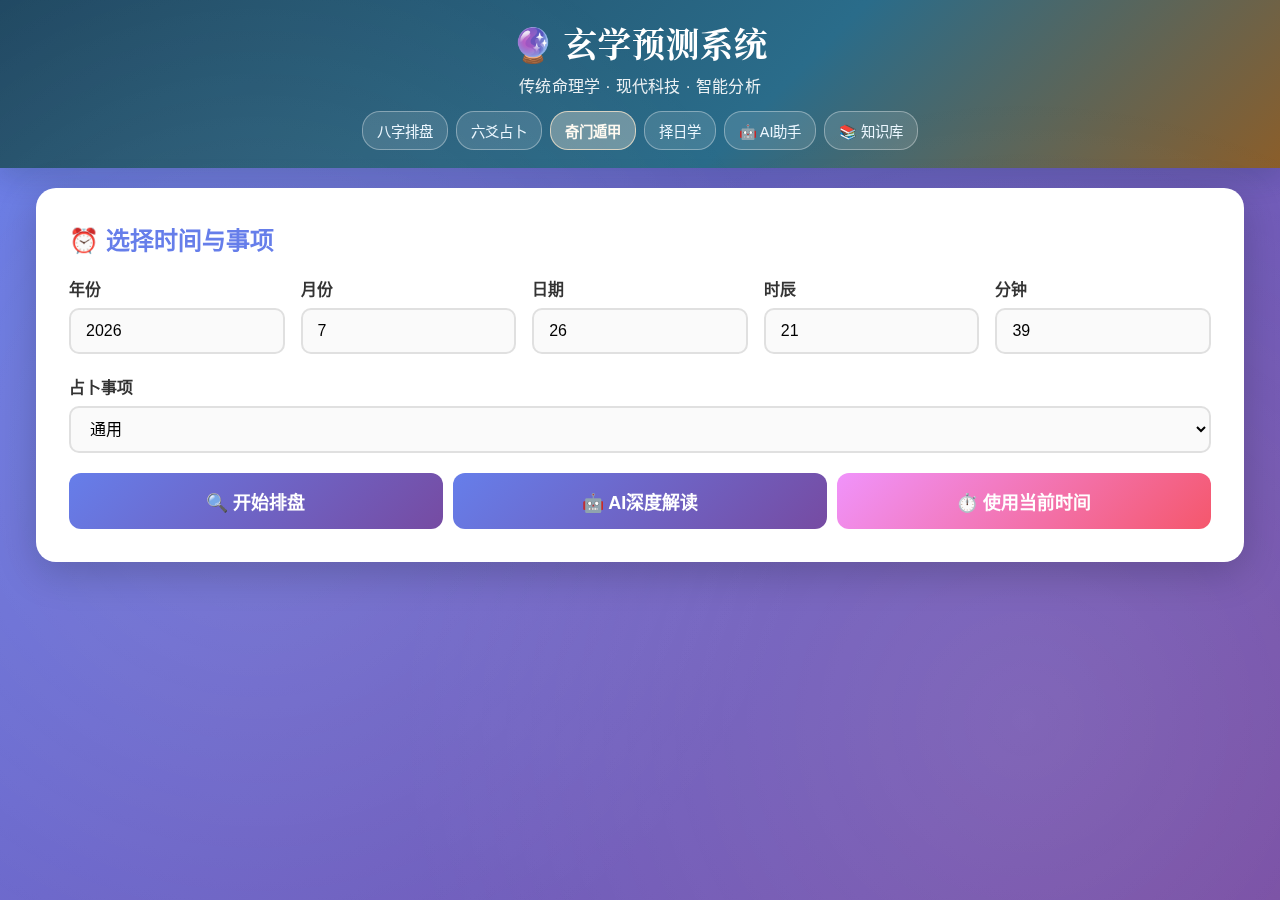
<file: xuanxue-web/frontend/qimen.html>
<!DOCTYPE html>
<html lang="zh-CN">
<head>
    <meta charset="UTF-8">
    <meta name="viewport" content="width=device-width, initial-scale=1.0">
    <title>奇门遁甲 - 玄学预测系统</title>
    <link rel="stylesheet" href="common-header.css">
    <style>
        :root {
            --primary-color: #667eea;
            --secondary-color: #764ba2;
            --spacing-xs: 0.5rem;
            --spacing-sm: 1rem;
            --spacing-md: 1.5rem;
            --spacing-lg: 2rem;
            --spacing-xl: 3rem;
            --border-radius-sm: 0.5rem;
            --border-radius-md: 1rem;
            --border-radius-lg: 1.25rem;
            --max-width-content: 1400px;
            --max-width-text: 800px;
        }

        * {
            margin: 0;
            padding: 0;
            box-sizing: border-box;
        }

        html {
            font-size: 16px;
        }

        body {
            font-family: 'Microsoft YaHei', 'PingFang SC', Arial, sans-serif;
            background: linear-gradient(135deg, var(--primary-color) 0%, var(--secondary-color) 100%);
            background-attachment: fixed;
            min-height: 100vh;
            padding: 20px;
            position: relative;
            overflow-x: hidden;
        }

        body::before {
            content: '';
            position: fixed;
            top: 0;
            left: 0;
            right: 0;
            bottom: 0;
            background: 
                radial-gradient(circle at 20% 50%, rgba(255,255,255,0.1) 0%, transparent 50%),
                radial-gradient(circle at 80% 80%, rgba(255,255,255,0.1) 0%, transparent 50%);
            pointer-events: none;
            z-index: 0;
        }

        .container {
            max-width: var(--max-width-content);
            margin: 0 auto;
            position: relative;
            z-index: 1;
            padding: 0 var(--spacing-sm);
        }

        .card {
            background: white;
            border-radius: var(--border-radius-lg);
            padding: clamp(1.25rem, 4vw, 2rem);
            box-shadow: 0 10px 40px rgba(0,0,0,0.2);
            margin-bottom: var(--spacing-md);
            animation: fadeInUp 0.6s ease-out 0.4s both;
            backdrop-filter: blur(10px);
            border: 1px solid rgba(255,255,255,0.8);
        }

        @keyframes fadeInUp {
            from {
                opacity: 0;
                transform: translateY(30px);
            }
            to {
                opacity: 1;
                transform: translateY(0);
            }
        }

        .form-group {
            margin-bottom: 20px;
        }

        .form-group label {
            display: block;
            margin-bottom: 8px;
            font-weight: bold;
            color: #333;
        }

        .form-group input,
        .form-group select {
            width: 100%;
            padding: 12px 15px;
            border: 2px solid #e0e0e0;
            border-radius: 10px;
            font-size: 16px;
            transition: all 0.3s ease;
            background: #fafafa;
        }

        .form-group input:hover,
        .form-group select:hover {
            border-color: #c0c0c0;
            background: white;
        }

        .form-group input:focus,
        .form-group select:focus {
            outline: none;
            border-color: #667eea;
            background: white;
            box-shadow: 0 0 0 3px rgba(102, 126, 234, 0.1);
            transform: translateY(-1px);
        }

        .form-row {
            display: grid;
            grid-template-columns: repeat(auto-fit, minmax(min(100%, 10rem), 1fr));
            gap: var(--spacing-sm);
        }

        .btn {
            background: linear-gradient(135deg, #667eea 0%, #764ba2 100%);
            color: white;
            border: none;
            padding: 15px 40px;
            font-size: 18px;
            font-weight: 600;
            border-radius: 12px;
            cursor: pointer;
            width: 100%;
            transition: all 0.3s ease;
            position: relative;
            overflow: hidden;
        }

        .btn::before {
            content: '';
            position: absolute;
            top: 0;
            left: -100%;
            width: 100%;
            height: 100%;
            background: linear-gradient(90deg, transparent, rgba(255,255,255,0.3), transparent);
            transition: left 0.5s;
        }

        .btn:hover::before {
            left: 100%;
        }

        .btn:hover {
            transform: translateY(-3px);
            box-shadow: 0 8px 20px rgba(102, 126, 234, 0.5);
        }

        .btn:active {
            transform: translateY(-1px);
            box-shadow: 0 4px 10px rgba(102, 126, 234, 0.4);
        }

        .result {
            display: none;
        }

        .result.show {
            display: block;
        }

        .jiugong-grid {
            display: grid;
            grid-template-columns: repeat(auto-fit, minmax(min(100%, 15rem), 1fr));
            gap: var(--spacing-sm);
            margin: var(--spacing-md) 0;
            max-width: 56.25rem;
            margin-left: auto;
            margin-right: auto;
        }

        .palace {
            background: linear-gradient(135deg, #f093fb 0%, #f5576c 100%);
            padding: 20px;
            border-radius: 10px;
            color: white;
            min-height: 200px;
            display: flex;
            flex-direction: column;
            justify-content: space-between;
            box-shadow: 0 5px 15px rgba(0,0,0,0.2);
        }

        .palace-title {
            font-size: 18px;
            font-weight: bold;
            margin-bottom: 10px;
            text-align: center;
            border-bottom: 2px solid rgba(255,255,255,0.5);
            padding-bottom: 5px;
        }

        .palace-content {
            font-size: 14px;
            line-height: 1.6;
        }

        .palace-content div {
            margin: 5px 0;
        }

        .fortune-badge {
            display: inline-block;
            padding: 3px 8px;
            border-radius: 5px;
            font-size: 12px;
            font-weight: bold;
            background: rgba(255,255,255,0.3);
        }

        .fortune-大吉 {
            background: #4caf50;
        }

        .fortune-吉 {
            background: #8bc34a;
        }

        .fortune-中平 {
            background: #ff9800;
        }

        .fortune-凶 {
            background: #f44336;
        }

        .fortune-大凶 {
            background: #d32f2f;
        }

        .info-section {
            margin: 20px 0;
            padding: 20px;
            background: #f8f9fa;
            border-radius: 10px;
        }

        .info-section h3 {
            color: #667eea;
            margin-bottom: 15px;
            font-size: 1.3em;
        }

        .prediction-box {
            background: linear-gradient(135deg, #fff3cd 0%, #ffe0b2 100%);
            border-left: 4px solid #ff9800;
            padding: 20px;
            margin: 15px 0;
            border-radius: 5px;
        }

        .prediction-box h4 {
            color: #e65100;
            margin-bottom: 10px;
        }

        .direction-grid {
            display: grid;
            grid-template-columns: repeat(auto-fit, minmax(min(100%, 18.75rem), 1fr));
            gap: var(--spacing-sm);
            margin-top: var(--spacing-sm);
        }

        .direction-item {
            background: white;
            padding: 15px;
            border-radius: 8px;
            border: 2px solid #e0e0e0;
        }

        .direction-item h4 {
            color: #667eea;
            margin-bottom: 10px;
        }

        .loading {
            display: none;
            text-align: center;
            padding: 20px;
        }

        .loading.show {
            display: block;
        }

        .spinner {
            border: 4px solid #f3f3f3;
            border-top: 4px solid #667eea;
            border-radius: 50%;
            width: 40px;
            height: 40px;
            animation: spin 1s linear infinite;
            margin: 0 auto;
        }

        @keyframes spin {
            0% { transform: rotate(0deg); }
            100% { transform: rotate(360deg); }
        }

        .time-info {
            background: #e3f2fd;
            padding: 15px;
            border-radius: 8px;
            margin-bottom: 15px;
        }

        .dun-info {
            background: #f3e5f5;
            padding: 15px;
            border-radius: 8px;
            margin-bottom: 15px;
            text-align: center;
        }

        .dun-info span {
            font-size: clamp(1.125rem, 3vw, 1.25rem);
            font-weight: bold;
            color: #7b1fa2;
            margin: 0 var(--spacing-sm);
        }

        /* 响应式设计 - 移动端优化 */
        @media (max-width: 768px) {
            body {
                padding: var(--spacing-xs);
            }

            .header {
                margin-bottom: var(--spacing-md);
            }

            .nav-links {
                gap: var(--spacing-xs);
            }

            .nav-links a {
                padding: var(--spacing-xs) var(--spacing-sm);
                font-size: 0.875rem;
            }

            .form-row {
                grid-template-columns: 1fr;
            }

            .jiugong-grid {
                grid-template-columns: 1fr;
                gap: var(--spacing-sm);
            }

            .palace {
                min-height: auto;
                padding: var(--spacing-sm);
            }

            .direction-grid {
                grid-template-columns: 1fr;
            }

            .btn {
                font-size: 1rem;
                padding: var(--spacing-sm) var(--spacing-md);
            }
        }

        @media (min-width: 769px) and (max-width: 1024px) {
            .jiugong-grid {
                grid-template-columns: repeat(3, 1fr);
            }

            .direction-grid {
                grid-template-columns: repeat(2, 1fr);
            }
        }

        @media (min-width: 1025px) {
            .jiugong-grid {
                grid-template-columns: repeat(3, 1fr);
            }

            .direction-grid {
                grid-template-columns: repeat(3, 1fr);
            }
        }

        /* 可访问性改进 */
        @media (prefers-reduced-motion: reduce) {
            *,
            *::before,
            *::after {
                animation-duration: 0.01ms !important;
                animation-iteration-count: 1 !important;
                transition-duration: 0.01ms !important;
            }
        }

        /* 高对比度模式支持 */
        @media (prefers-contrast: high) {
            .nav-links a {
                border: 2px solid white;
            }

            .btn {
                border: 2px solid white;
            }
        }

        /* 焦点可见性改进 */
        *:focus-visible {
            outline: 3px solid #ffd700;
            outline-offset: 2px;
        }

        /* 打印样式 */
        @media print {
            body {
                background: white;
                color: black;
            }

            .nav-links,
            .btn {
                display: none;
            }

            .card {
                box-shadow: none;
                border: 1px solid #ccc;
            }
        }
    </style>
</head>
<body>
    <!-- 统一的顶部通栏 -->
    <div class="unified-header">
        <div class="container">
            <div class="site-title">
                <h1>🔮 玄学预测系统</h1>
                <p>传统命理学 · 现代科技 · 智能分析</p>
            </div>
            <nav class="unified-nav">
                <a href="index.html">八字排盘</a>
                <a href="liuyao.html">六爻占卜</a>
                <a href="qimen.html" class="active">奇门遁甲</a>
                <a href="zeri.html">择日学</a>
                <a href="ai-chat.html">🤖 AI助手</a>
                <a href="http://localhost:8004" target="_blank">📚 知识库</a>
            </nav>
        </div>
    </div>

    <div class="container">

        <div class="card">
            <h2 style="margin-bottom: 20px; color: #667eea;">⏰ 选择时间与事项</h2>
            <form id="qimenForm">
                <div class="form-row">
                    <div class="form-group">
                        <label>年份</label>
                        <input type="number" id="year" min="1900" max="2100" required>
                    </div>
                    <div class="form-group">
                        <label>月份</label>
                        <input type="number" id="month" min="1" max="12" required>
                    </div>
                    <div class="form-group">
                        <label>日期</label>
                        <input type="number" id="day" min="1" max="31" required>
                    </div>
                    <div class="form-group">
                        <label>时辰</label>
                        <input type="number" id="hour" min="0" max="23" required>
                    </div>
                    <div class="form-group">
                        <label>分钟</label>
                        <input type="number" id="minute" min="0" max="59" value="0" required>
                    </div>
                </div>

                <div class="form-group">
                    <label>占卜事项</label>
                    <select id="matterType" required>
                        <option value="通用">通用</option>
                        <option value="求财">求财</option>
                        <option value="求职">求职</option>
                        <option value="婚姻">婚姻</option>
                        <option value="出行">出行</option>
                        <option value="诉讼">诉讼</option>
                        <option value="疾病">疾病</option>
                        <option value="学业">学业</option>
                    </select>
                </div>

                <div style="display: flex; gap: 10px; flex-wrap: wrap;">
                    <button type="submit" class="btn" style="flex: 1; min-width: 200px;">🔍 开始排盘</button>
                    <button type="button" class="btn" onclick="divineWithAI()" style="flex: 1; min-width: 200px; background: linear-gradient(135deg, #667eea 0%, #764ba2 100%);">🤖 AI深度解读</button>
                    <button type="button" class="btn" onclick="useCurrentTime()" style="flex: 1; min-width: 200px; background: linear-gradient(135deg, #f093fb 0%, #f5576c 100%);">⏱️ 使用当前时间</button>
                </div>
            </form>
        </div>

        <div class="loading" id="loading">
            <div class="spinner"></div>
            <p style="margin-top: 10px; color: white;">正在排盘中...</p>
        </div>

        <div class="result" id="result">
            <div class="card">
                <h2 style="margin-bottom: 20px; color: #667eea;">📊 奇门遁甲盘</h2>
                
                <div class="time-info" id="timeInfo"></div>
                <div class="dun-info" id="dunInfo"></div>

                <h3 style="color: #667eea; margin: 20px 0;">九宫格局</h3>
                <div class="jiugong-grid" id="jiugongGrid"></div>

                <div class="info-section">
                    <h3>🎯 最佳方位</h3>
                    <div id="bestDirection"></div>
                </div>

                <div class="info-section">
                    <h3>🔮 事项预测</h3>
                    <div id="matterPrediction"></div>
                </div>

                <div class="info-section">
                    <h3>🧭 八方分析</h3>
                    <div class="direction-grid" id="directionAnalysis"></div>
                </div>

                <div style="background: #fff3e0; border-left: 4px solid #ff9800; padding: 15px; margin-top: 20px; border-radius: 5px; font-size: 14px; color: #666;">
                    ⚠️ 免责声明：奇门遁甲是传统预测术数，本系统仅供学习参考，不应作为人生重大决策的唯一依据。
                </div>
            </div>
        </div>
    </div>

    <script>
        const API_BASE_URL = 'http://localhost:8002';

        // Markdown渲染函数
        function renderMarkdown(text) {
            if (!text) return '';
            
            let html = text
                .replace(/&/g, '&amp;')
                .replace(/</g, '&lt;')
                .replace(/>/g, '&gt;')
                .replace(/^### (.*$)/gim, '<h4 style="margin-top: 15px; margin-bottom: 10px; color: #4caf50;">$1</h4>')
                .replace(/^## (.*$)/gim, '<h3 style="margin-top: 15px; margin-bottom: 10px; color: #4caf50;">$1</h3>')
                .replace(/^# (.*$)/gim, '<h2 style="margin-top: 15px; margin-bottom: 10px; color: #4caf50;">$1</h2>')
                .replace(/\*\*(.+?)\*\*/g, '<strong>$1</strong>')
                .replace(/\*(.+?)\*/g, '<em>$1</em>')
                .replace(/^\- (.+)$/gim, '<li style="margin-left: 20px;">$1</li>')
                .replace(/^\* (.+)$/gim, '<li style="margin-left: 20px;">$1</li>')
                .replace(/\n\n/g, '<br><br>')
                .replace(/\n/g, '<br>');
            
            return html;
        }

        // 页面加载时设置当前时间
        window.onload = function() {
            const now = new Date();
            document.getElementById('year').value = now.getFullYear();
            document.getElementById('month').value = now.getMonth() + 1;
            document.getElementById('day').value = now.getDate();
            document.getElementById('hour').value = now.getHours();
            document.getElementById('minute').value = now.getMinutes();
        };

        function useCurrentTime() {
            const now = new Date();
            document.getElementById('year').value = now.getFullYear();
            document.getElementById('month').value = now.getMonth() + 1;
            document.getElementById('day').value = now.getDate();
            document.getElementById('hour').value = now.getHours();
            document.getElementById('minute').value = now.getMinutes();
        }

        document.getElementById('qimenForm').addEventListener('submit', async (e) => {
            e.preventDefault();
            
            const year = parseInt(document.getElementById('year').value);
            const month = parseInt(document.getElementById('month').value);
            const day = parseInt(document.getElementById('day').value);
            const hour = parseInt(document.getElementById('hour').value);
            const minute = parseInt(document.getElementById('minute').value);
            const matterType = document.getElementById('matterType').value;

            document.getElementById('loading').classList.add('show');
            document.getElementById('result').classList.remove('show');

            try {
                const response = await fetch(`${API_BASE_URL}/api/divination/qimen?year=${year}&month=${month}&day=${day}&hour=${hour}&minute=${minute}&matter_type=${encodeURIComponent(matterType)}`, {
                    method: 'POST'
                });

                if (!response.ok) {
                    throw new Error('API请求失败');
                }

                const result = await response.json();
                displayResult(result.data);
            } catch (error) {
                alert('排盘失败：' + error.message + '\n\n请确保后端服务已启动');
            } finally {
                document.getElementById('loading').classList.remove('show');
            }
        });

        async function divineWithAI() {
            const year = parseInt(document.getElementById('year').value);
            const month = parseInt(document.getElementById('month').value);
            const day = parseInt(document.getElementById('day').value);
            const hour = parseInt(document.getElementById('hour').value);
            const minute = parseInt(document.getElementById('minute').value);
            const matterType = document.getElementById('matterType').value;

            document.getElementById('loading').classList.add('show');
            document.getElementById('loading').querySelector('p').textContent = '正在进行AI深度解读...';
            document.getElementById('result').classList.remove('show');

            try {
                const response = await fetch(`${API_BASE_URL}/api/ai/enhance-qimen?year=${year}&month=${month}&day=${day}&hour=${hour}&minute=${minute}&matter_type=${encodeURIComponent(matterType)}`, {
                    method: 'POST'
                });

                if (!response.ok) {
                    throw new Error('API请求失败');
                }

                const result = await response.json();
                
                if (!result.ai_enabled) {
                    alert('AI服务未配置，将显示基础解读\n\n如需使用AI功能，请设置ARK_API_KEY环境变量');
                }
                
                displayResult(result.data, result.ai_enabled);
            } catch (error) {
                alert('排盘失败：' + error.message + '\n\n请确保后端服务已启动');
            } finally {
                document.getElementById('loading').classList.remove('show');
                document.getElementById('loading').querySelector('p').textContent = '正在排盘中...';
            }
        }

        function displayResult(data, hasAI = false) {
            // 显示时间信息
            const timeInfo = data.时间信息;
            document.getElementById('timeInfo').innerHTML = `
                <strong>时间：</strong>${timeInfo.阳历}<br>
                <strong>四柱：</strong>${timeInfo.年柱} ${timeInfo.月柱} ${timeInfo.日柱} ${timeInfo.时柱}
            `;

            // 显示遁甲信息
            const dunInfo = data.遁甲信息;
            document.getElementById('dunInfo').innerHTML = `
                <span>${dunInfo.阴阳遁}</span>
                <span>${dunInfo.局数}</span>
            `;

            // 显示九宫格（按洛书顺序：4 9 2 / 3 5 7 / 8 1 6）
            const palaces = data.九宫盘;
            const palaceOrder = ['巽宫', '离宫', '坤宫', '震宫', '中宫', '兑宫', '艮宫', '坎宫', '乾宫'];
            const jiugongGrid = document.getElementById('jiugongGrid');
            jiugongGrid.innerHTML = '';

            palaceOrder.forEach(palaceName => {
                const palace = palaces[palaceName];
                const gateType = palace.门吉凶.type.replace(/[大]/g, '');
                const starType = palace.星吉凶.type.replace(/[大]/g, '');
                
                jiugongGrid.innerHTML += `
                    <div class="palace">
                        <div class="palace-title">${palace.宫位}</div>
                        <div class="palace-content">
                            <div><strong>地盘：</strong>${palace.地盘}</div>
                            <div><strong>天盘：</strong>${palace.天盘}</div>
                            <div><strong>八门：</strong>${palace.八门} <span class="fortune-badge fortune-${gateType}">${palace.门吉凶.type}</span></div>
                            <div><strong>九星：</strong>${palace.九星} <span class="fortune-badge fortune-${starType}">${palace.星吉凶.type}</span></div>
                            <div><strong>八神：</strong>${palace.八神}</div>
                        </div>
                    </div>
                `;
            });

            // 显示最佳方位
            const bestDir = data.最佳方位;
            document.getElementById('bestDirection').innerHTML = `
                <div class="prediction-box">
                    <h4>最佳方位：${bestDir.最佳方位} (${bestDir.吉凶})</h4>
                    <p><strong>八门：</strong>${bestDir.详情.八门} - ${bestDir.详情.门吉凶.desc}</p>
                    <p><strong>九星：</strong>${bestDir.详情.九星} - ${bestDir.详情.星吉凶.desc}</p>
                    <p><strong>建议：</strong>此方位最为有利，可作为出行、办事的首选方向。</p>
                </div>
            `;

            // 显示事项预测
            const prediction = data.事项预测;
            let predictionHTML = `
                <div class="prediction-box">
                    <h4>${prediction.事项} - ${prediction.综合吉凶}</h4>
                    <p><strong>最佳宫位：</strong>${prediction.最佳宫位}</p>
                    <p><strong>八门：</strong>${prediction.详情.八门} - ${prediction.详情.门吉凶.desc}</p>
                    <p><strong>九星：</strong>${prediction.详情.九星} - ${prediction.详情.星吉凶.desc}</p>
                    <p style="margin-top: 10px; font-size: 16px;"><strong>${prediction.建议}</strong></p>
                </div>
            `;

            // 如果有AI解读，添加AI解读部分
            if (hasAI && data.ai_interpretation) {
                predictionHTML += `
                    <div class="analysis-box" style="background: linear-gradient(135deg, #a8edea 0%, #fed6e3 100%); border-color: #4caf50;">
                        <h4>🤖 AI深度解读</h4>
                        <div style="line-height: 1.8;">${renderMarkdown(data.ai_interpretation)}</div>
                    </div>
                `;
            }

            document.getElementById('matterPrediction').innerHTML = predictionHTML;

            // 显示八方分析
            const directions = data.八方分析;
            const directionAnalysis = document.getElementById('directionAnalysis');
            directionAnalysis.innerHTML = '';

            Object.values(directions).forEach(dir => {
                const fortuneClass = dir.综合吉凶.replace(/[大]/g, '');
                directionAnalysis.innerHTML += `
                    <div class="direction-item">
                        <h4>${dir.宫位} <span class="fortune-badge fortune-${fortuneClass}">${dir.综合吉凶}</span></h4>
                        <p><strong>八门：</strong>${dir.详情.八门} (${dir.详情.门吉凶.type})</p>
                        <p><strong>九星：</strong>${dir.详情.九星} (${dir.详情.星吉凶.type})</p>
                        <p><strong>八神：</strong>${dir.详情.八神}</p>
                        <p style="margin-top: 5px; font-size: 13px; color: #666;">${dir.详情.门吉凶.desc}</p>
                    </div>
                `;
            });

            document.getElementById('result').classList.add('show');
            document.getElementById('result').scrollIntoView({ behavior: 'smooth' });
        }
    </script>
</body>
</html>
</file>
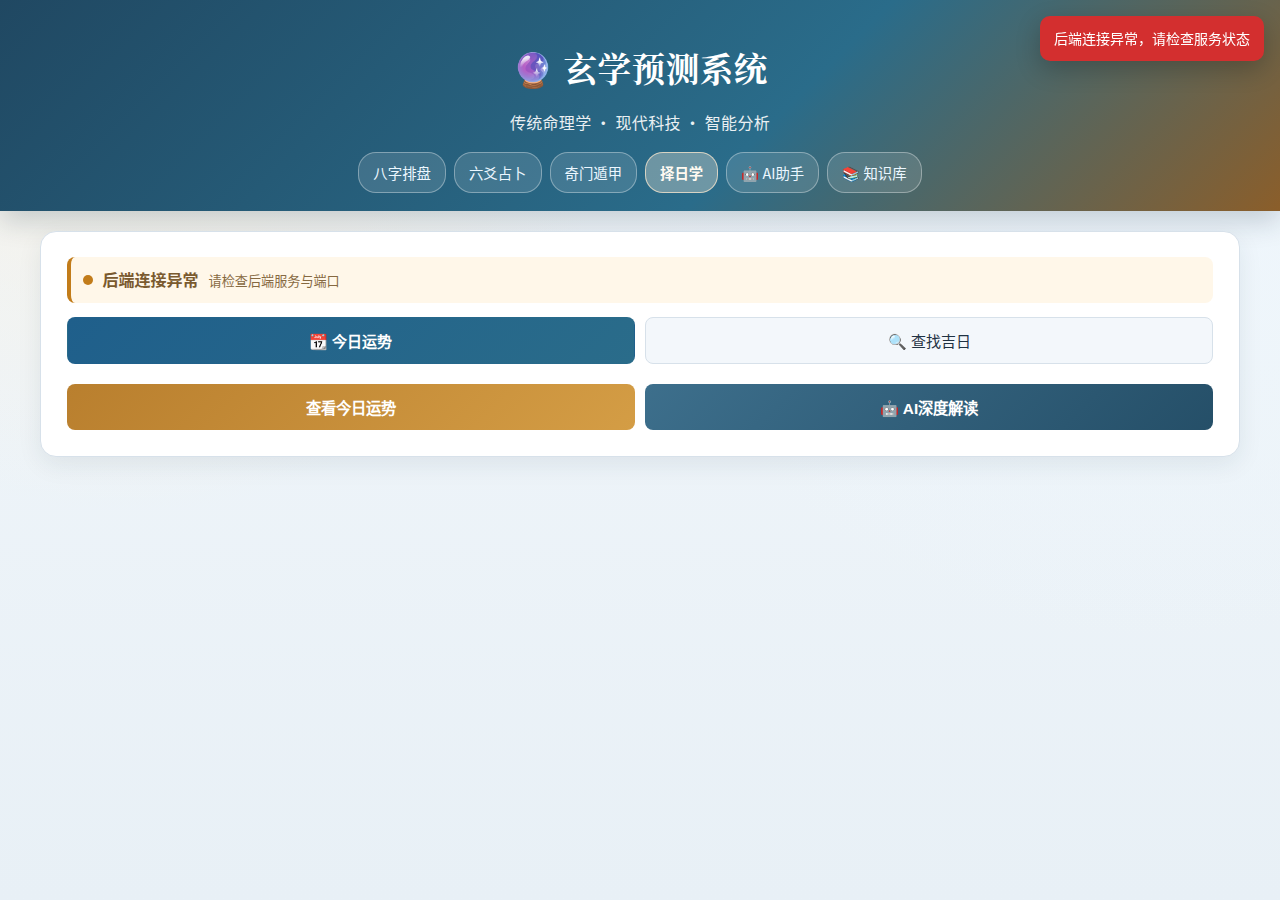
<file: xuanxue-web/frontend/zeri.html>
<!DOCTYPE html>
<html lang="zh-CN">
<head>
    <meta charset="UTF-8">
    <meta name="viewport" content="width=device-width, initial-scale=1.0">
    <title>择日学 - 玄学预测系统</title>
    <link rel="stylesheet" href="common-header.css">
    <link rel="stylesheet" href="common-theme.css">
    <style>
        .tabs {
            display: flex;
            gap: 10px;
            margin-bottom: 20px;
        }

        .tab {
            flex: 1;
            padding: 12px;
            background: #f3f7fb;
            border: 1px solid #d7e1ea;
            border-radius: 8px;
            cursor: pointer;
            font-size: 15px;
            transition: all 0.3s;
            color: #1f3243;
        }

        .tab.active {
            background: linear-gradient(135deg, #1f5f8b 0%, #2a6c8a 100%);
            color: white;
            font-weight: bold;
            border-color: transparent;
        }

        .tab-content {
            display: none;
        }

        .tab-content.active {
            display: block;
        }

        .form-row {
            display: grid;
            grid-template-columns: repeat(auto-fit, minmax(200px, 1fr));
            gap: 15px;
        }

        .fortune-card {
            background: linear-gradient(135deg, #1f5f8b 0%, #2a6c8a 100%);
            padding: 30px;
            border-radius: 15px;
            color: white;
            margin: 20px 0;
        }

        .fortune-level {
            font-size: 48px;
            font-weight: bold;
            text-align: center;
            margin: 20px 0;
        }

        .info-grid {
            display: grid;
            grid-template-columns: repeat(auto-fit, minmax(250px, 1fr));
            gap: 15px;
            margin: 20px 0;
        }

        .info-item {
            background: rgba(255,255,255,0.1);
            padding: 15px;
            border-radius: 8px;
        }

        .traditional-grid {
            display: grid;
            grid-template-columns: repeat(auto-fit, minmax(220px, 1fr));
            gap: 10px;
        }

        .day-list {
            display: grid;
            grid-template-columns: repeat(auto-fill, minmax(300px, 1fr));
            gap: 15px;
            margin: 20px 0;
        }

        .day-card {
            background: white;
            padding: 20px;
            border-radius: 10px;
            border-left: 4px solid;
            transition: transform 0.2s;
        }

        .day-card:hover {
            transform: translateY(-5px);
        }

        .day-card.大吉 { border-color: #4caf50; }
        .day-card.吉 { border-color: #8bc34a; }
        .day-card.平 { border-color: #ff9800; }

        .today-btn-row {
            display: flex;
            gap: 10px;
        }

        .today-btn-row .btn {
            flex: 1;
        }

        .day-level-pill {
            color: white;
            padding: 5px 15px;
            border-radius: 20px;
            font-weight: bold;
            font-size: 14px;
        }

        @media (max-width: 768px) {
            .today-btn-row {
                flex-direction: column;
            }
        }
    </style>
</head>
<body>
    <!-- 统一的顶部通栏 -->
    <div class="unified-header">
        <div class="container">
            <div class="site-title">
                <h1>🔮 玄学预测系统</h1>
                <p>传统命理学 · 现代科技 · 智能分析</p>
            </div>
            <nav class="unified-nav">
                <a href="index.html">八字排盘</a>
                <a href="liuyao.html">六爻占卜</a>
                <a href="qimen.html">奇门遁甲</a>
                <a href="zeri.html" class="active">择日学</a>
                <a href="ai-chat.html">🤖 AI助手</a>
                <a href="http://localhost:8004" target="_blank">📚 知识库</a>
            </nav>
        </div>
    </div>

    <div class="container">

        <div class="card">
            <div class="ai-status-banner" id="aiStatusBanner">
                <span class="ai-status-dot" id="aiStatusDot"></span>
                <strong id="aiStatusText">正在检查AI状态...</strong>
                <span class="ai-status-meta" id="aiStatusDetail"></span>
            </div>

            <div class="tabs">
                <button class="tab active" onclick="switchTab('today')">📆 今日运势</button>
                <button class="tab" onclick="switchTab('search')">🔍 查找吉日</button>
            </div>

            <!-- 今日运势 -->
            <div id="today-tab" class="tab-content active">
                <div class="today-btn-row">
                    <button class="btn btn-accent" onclick="getTodayFortune()">查看今日运势</button>
                    <button class="btn btn-ai" onclick="getTodayFortuneWithAI()">🤖 AI深度解读</button>
                </div>
            </div>

            <!-- 查找吉日 -->
            <div id="search-tab" class="tab-content">
                <form id="searchForm">
                    <div class="form-row">
                        <div class="form-group">
                            <label>年份</label>
                            <input type="number" id="year" min="2020" max="2100" value="2026" required>
                        </div>
                        <div class="form-group">
                            <label>月份</label>
                            <input type="number" id="month" min="1" max="12" value="2" required>
                        </div>
                        <div class="form-group">
                            <label>用途</label>
                            <select id="purpose" required>
                                <option value="通用">通用吉日</option>
                                <option value="结婚">结婚嫁娶</option>
                                <option value="开业">开业开市</option>
                                <option value="搬家">搬家入宅</option>
                                <option value="出行">出行旅游</option>
                                <option value="动土">动土装修</option>
                                <option value="安葬">安葬祭祀</option>
                                <option value="祈福">祈福求神</option>
                                <option value="求财">求财纳财</option>
                            </select>
                        </div>
                    </div>
                    <button type="submit" class="btn">🔍 查找吉日</button>
                </form>
            </div>
        </div>

        <div class="loading" id="loading">
            <div class="spinner"></div>
            <p class="loading-text">正在查询中...</p>
        </div>

        <!-- 今日运势结果 -->
        <div class="result" id="today-result">
            <div class="card">
                <div class="fortune-card" id="fortuneCard">
                    <h2 style="text-align: center; margin-bottom: 20px;">今日运势</h2>
                    <div id="fortuneDate" style="text-align: center; font-size: 20px; margin-bottom: 10px;"></div>
                    <div class="fortune-level" id="fortuneLevel"></div>
                    <div class="info-grid">
                        <div class="info-item">
                            <strong>干支：</strong><span id="fortuneGanzhi"></span>
                        </div>
                        <div class="info-item">
                            <strong>建星：</strong><span id="fortuneJianxing"></span>
                        </div>
                        <div class="info-item">
                            <strong>十二神：</strong><span id="fortuneShen"></span>
                        </div>
                        <div class="info-item">
                            <strong>星宿：</strong><span id="fortuneXingxiu"></span>
                        </div>
                    </div>
                    <div style="margin-top: 20px; padding: 20px; background: rgba(255,255,255,0.1); border-radius: 8px;">
                        <p><strong>宜：</strong><span id="fortuneSuitable"></span></p>
                        <p style="margin-top: 10px;"><strong>忌：</strong><span id="fortuneAvoid"></span></p>
                    </div>
                    <div style="margin-top: 20px; padding: 20px; background: rgba(255,255,255,0.2); border-radius: 8px;">
                        <p id="fortuneAdvice" style="line-height: 1.8;"></p>
                    </div>
                </div>

                <div class="info-section">
                    <h3>📚 传统择日补充</h3>
                    <div id="traditionalInsight"></div>
                </div>
            </div>
        </div>

        <!-- 吉日列表结果 -->
        <div class="result" id="search-result">
            <div class="card">
                <h2 style="margin-bottom: 20px; color: #1f5f8b;">🎯 吉日查询结果</h2>
                <p id="searchSummary" style="margin-bottom: 20px; font-size: 16px;"></p>
                <div class="day-list" id="dayList"></div>
            </div>
        </div>
    </div>

    <script src="config.js"></script>
    <script src="common-ui.js"></script>
    <script src="markdown.js"></script>
    <script src="api-client.js"></script>
    <script src="ai-status.js"></script>
    <script>
        const esc = (value) => (window.escapeHtml ? window.escapeHtml(value ?? '') : String(value ?? ''));
        function sanitizeDayLevel(level) {
            const allowed = ['大吉', '吉', '平', '凶'];
            return allowed.includes(level) ? level : '平';
        }
        function sanitizeColor(value) {
            const text = String(value || '').trim();
            const isHex = /^#([0-9a-fA-F]{3}|[0-9a-fA-F]{6})$/.test(text);
            const isRgb = /^rgba?\((\s*\d+\s*,){2,3}\s*[\d.]+\s*\)$/.test(text);
            const isHsl = /^hsla?\((\s*[\d.]+\s*,){2}\s*[\d.]+%?\s*(,\s*[\d.]+\s*)?\)$/.test(text);
            return isHex || isRgb || isHsl ? text : '#666666';
        }
        function isConnectivityError(error) {
            const msg = String((error && error.message) || '');
            return msg.includes('Failed to fetch') || msg.includes('NetworkError') || msg.includes('无法连接');
        }

        const renderMarkdown = (text) => window.renderMarkdownSimple(text, '#1f5f8b');

        function getScoreComment(score) {
            if (score >= 80) return '诸事推进窗口期，适合处理重要事项。';
            if (score >= 65) return '整体运势可用，建议先主后次分配任务。';
            if (score >= 50) return '运势中性，宜做维护型或准备型工作。';
            return '运势偏弱，建议减少关键决策并保守行事。';
        }

        function buildTraditionalInsight(data) {
            const jianInfo = data.jianxing_info || {};
            const pengzu = data.pengzu_baiji || {};

            return `
                <div class="traditional-grid">
                    <div class="analysis-box info">
                        <h4>建星等级</h4>
                        <p>${esc(data.jianxing)}（${esc(jianInfo.level || '未知')}）</p>
                        <p class="text-muted">宜：${(jianInfo.suitable || []).map((item) => esc(item)).join('、') || '无'}</p>
                        <p class="text-muted">忌：${(jianInfo.avoid || []).map((item) => esc(item)).join('、') || '无'}</p>
                    </div>
                    <div class="analysis-box warn">
                        <h4>彭祖百忌</h4>
                        <p>${esc(pengzu.gan_ji || '无')}</p>
                        <p>${esc(pengzu.zhi_ji || '无')}</p>
                    </div>
                    <div class="analysis-box success">
                        <h4>黄道黑道与评分</h4>
                        <p>${esc(data.shier_shen)} 属于 ${esc(data.huangdao_type)}，当日评分 ${esc(data.score)}。</p>
                        <p>${esc(getScoreComment(data.score || 0))}</p>
                    </div>
                </div>
            `;
        }

        function initSearchDate() {
            const now = new Date();
            document.getElementById('year').value = now.getFullYear();
            document.getElementById('month').value = now.getMonth() + 1;
        }

        const aiMonitor = window.createAIStatusMonitor({
            bannerId: 'aiStatusBanner',
            dotId: 'aiStatusDot',
            textId: 'aiStatusText',
            detailId: 'aiStatusDetail',
            onTransition: function (state) {
                if (state === 'unconfigured') {
                    showToast('AI服务未配置，当前仅可使用基础解读', 'warn');
                } else if (state === 'degraded') {
                    showToast('AI服务波动中，将自动回退基础解读', 'warn');
                } else if (state === 'offline') {
                    showToast('后端连接异常，请检查服务状态', 'error');
                }
            }
        });
        aiMonitor.start();
        initSearchDate();

        function switchTab(tab) {
            // 切换标签
            document.querySelectorAll('.tab').forEach(t => t.classList.remove('active'));
            document.querySelectorAll('.tab-content').forEach(c => c.classList.remove('active'));
            
            if (tab === 'today') {
                document.querySelectorAll('.tab')[0].classList.add('active');
                document.getElementById('today-tab').classList.add('active');
            } else {
                document.querySelectorAll('.tab')[1].classList.add('active');
                document.getElementById('search-tab').classList.add('active');
            }

            // 隐藏结果
            document.getElementById('today-result').classList.remove('show');
            document.getElementById('search-result').classList.remove('show');
        }

        async function getTodayFortune() {
            document.getElementById('loading').classList.add('show');
            document.getElementById('today-result').classList.remove('show');

            try {
                const result = await window.apiClient.get('/api/zeri/today');
                displayTodayFortune(result.data);
            } catch (error) {
                if (isConnectivityError(error)) {
                    aiMonitor.applyState('offline', {});
                }
                showToast('查询失败：' + error.message, 'error');
            } finally {
                document.getElementById('loading').classList.remove('show');
            }
        }

        async function getTodayFortuneWithAI() {
            document.getElementById('loading').classList.add('show');
            document.getElementById('loading').querySelector('p').textContent = '正在进行AI深度解读...';
            document.getElementById('today-result').classList.remove('show');

            try {
                const result = await window.apiClient.get('/api/ai/enhance-zeri/today', { purpose: '通用' });

                if (!result.ai_enhanced && result.ai_message) {
                    if (result.ai_enabled) {
                        aiMonitor.applyState('degraded', { message: result.ai_message });
                    } else {
                        aiMonitor.applyState('unconfigured', { message: result.ai_message });
                    }
                    showToast(result.ai_message, 'warn');
                } else if (result.ai_enhanced) {
                    aiMonitor.applyState('available', {});
                }
                
                displayTodayFortune(result.data, !!result.ai_enhanced);
            } catch (error) {
                if (error.message.includes('AI服务未配置')) {
                    aiMonitor.applyState('unconfigured', { message: error.message });
                } else if (error.message.includes('AI服务暂时不可用')) {
                    aiMonitor.applyState('degraded', { message: error.message });
                } else if (isConnectivityError(error)) {
                    aiMonitor.applyState('offline', {});
                }
                showToast('查询失败：' + error.message, 'error');
            } finally {
                document.getElementById('loading').classList.remove('show');
                document.getElementById('loading').querySelector('p').textContent = '正在查询中...';
            }
        }

        function displayTodayFortune(data, hasAI = false) {
            const safeData = data || {};
            const suitable = Array.isArray(safeData.suitable) ? safeData.suitable : [];
            const avoid = Array.isArray(safeData.avoid) ? safeData.avoid : [];
            document.getElementById('fortuneDate').textContent = `${safeData.date || '未知日期'} ${safeData.weekday || ''}`;
            document.getElementById('fortuneLevel').textContent = safeData.level || '未知';
            document.getElementById('fortuneLevel').style.color = sanitizeColor(safeData.color);
            document.getElementById('fortuneGanzhi').textContent = safeData.ganzhi || '未知';
            document.getElementById('fortuneJianxing').textContent = safeData.jianxing || '未知';
            document.getElementById('fortuneShen').textContent = `${safeData.shier_shen || '未知'} (${safeData.huangdao_type || '未知'})`;
            document.getElementById('fortuneXingxiu').textContent = safeData.xingxiu || '未知';
            document.getElementById('fortuneSuitable').textContent = suitable.join('、') || '无';
            document.getElementById('fortuneAvoid').textContent = avoid.join('、') || '无';
            
            // 显示建议
            let adviceHTML = esc(safeData.fortune_advice || '');
            
            // 如果有AI解读，添加AI解读部分
            if (hasAI && safeData.ai_advice) {
                adviceHTML += `<br><br><strong>🤖 AI深度解读：</strong><br><div style="line-height: 1.8;">${renderMarkdown(safeData.ai_advice)}</div>`;
            }
            
            document.getElementById('fortuneAdvice').innerHTML = adviceHTML;
            document.getElementById('traditionalInsight').innerHTML = buildTraditionalInsight(safeData);

            // 设置卡片颜色
            const card = document.getElementById('fortuneCard');
            if (safeData.level === '大吉') {
                card.style.background = 'linear-gradient(135deg, #2d8f57 0%, #4ca66b 100%)';
            } else if (safeData.level === '吉') {
                card.style.background = 'linear-gradient(135deg, #2f76a1 0%, #3c88b7 100%)';
            } else if (safeData.level === '平') {
                card.style.background = 'linear-gradient(135deg, #c27c1a 0%, #d39a42 100%)';
            } else {
                card.style.background = 'linear-gradient(135deg, #b94939 0%, #c76a5f 100%)';
            }

            document.getElementById('today-result').classList.add('show');
            document.getElementById('today-result').scrollIntoView({ behavior: 'smooth' });
        }

        document.getElementById('searchForm').addEventListener('submit', async (e) => {
            e.preventDefault();

            const year = parseInt(document.getElementById('year').value);
            const month = parseInt(document.getElementById('month').value);
            const purpose = document.getElementById('purpose').value;

            document.getElementById('loading').classList.add('show');
            document.getElementById('search-result').classList.remove('show');

            try {
                const result = await window.apiClient.get('/api/zeri/auspicious', {
                    year,
                    month,
                    purpose,
                    days: 60
                });
                displaySearchResult(result.data);
            } catch (error) {
                if (isConnectivityError(error)) {
                    aiMonitor.applyState('offline', {});
                }
                showToast('查询失败：' + error.message, 'error');
            } finally {
                document.getElementById('loading').classList.remove('show');
            }
        });

        function displaySearchResult(data) {
            document.getElementById('searchSummary').textContent = 
                `找到 ${data.total_count} 个适合"${data.purpose}"的吉日`;

            const dayList = document.getElementById('dayList');
            dayList.innerHTML = '';

            data.days.slice(0, 20).forEach(day => {
                const safeLevel = sanitizeDayLevel(day.level);
                const safeColor = sanitizeColor(day.color);
                dayList.innerHTML += `
                    <div class="day-card ${safeLevel}">
                        <div style="display: flex; justify-content: space-between; align-items: center; margin-bottom: 10px;">
                            <h3 style="color: ${safeColor}; margin: 0;">${esc(day.date)}</h3>
                            <span class="day-level-pill" style="background: ${safeColor};">
                                ${esc(day.level)}
                            </span>
                        </div>
                        <p class="text-muted" style="margin-bottom: 10px;">${esc(day.weekday)} | ${esc(day.ganzhi)} | ${esc(day.jianxing)} | ${esc(day.shier_shen)}</p>
                        <p style="margin: 5px 0;"><strong>评分：</strong>${esc(day.score)}</p>
                        <p style="margin: 5px 0;"><strong>宜：</strong>${(day.suitable || []).slice(0, 3).map(item => esc(item)).join('、')}</p>
                        <p style="margin: 5px 0;"><strong>忌：</strong>${(day.avoid || []).slice(0, 3).map(item => esc(item)).join('、')}</p>
                        <p class="text-muted" style="margin-top: 8px;">${esc(getScoreComment(day.score || 0))}</p>
                    </div>
                `;
            });

            document.getElementById('search-result').classList.add('show');
            document.getElementById('search-result').scrollIntoView({ behavior: 'smooth' });
        }
    </script>
</body>
</html>
</file>
<file: xuanxue-web/frontend/common-header.css>
/* Shared top header */

.unified-header {
    background: linear-gradient(135deg, #204862 0%, #2a6c8a 60%, #8b5e2a 100%);
    padding: 18px 0;
    margin: -20px -20px 20px -20px;
    box-shadow: 0 10px 26px rgba(20, 46, 64, 0.2);
}

.unified-header .container {
    max-width: 1200px;
    margin: 0 auto;
    padding: 0 20px;
}

.unified-header .site-title {
    text-align: center;
    color: #ffffff;
    margin-bottom: 14px;
}

.unified-header .site-title h1 {
    font-family: "STSong", "Songti SC", "Noto Serif CJK SC", serif;
    font-size: clamp(1.5rem, 3vw, 2.1rem);
    margin-bottom: 6px;
    letter-spacing: 0.5px;
}

.unified-header .site-title p {
    font-size: clamp(0.85rem, 1.7vw, 1rem);
    opacity: 0.9;
    letter-spacing: 0.3px;
}

.unified-nav {
    text-align: center;
    display: flex;
    flex-wrap: wrap;
    justify-content: center;
    gap: 8px;
}

.unified-nav a {
    color: #ecf7ff;
    text-decoration: none;
    padding: 8px 14px;
    border-radius: 18px;
    display: inline-block;
    transition: all 0.2s ease;
    border: 1px solid rgba(255, 255, 255, 0.35);
    background: rgba(255, 255, 255, 0.12);
    font-size: 0.9rem;
    font-weight: 500;
}

.unified-nav a:hover {
    background: rgba(255, 255, 255, 0.2);
    transform: translateY(-1px);
}

.unified-nav a.active {
    background: rgba(255, 243, 224, 0.32);
    border-color: rgba(255, 236, 208, 0.72);
    color: #fffaf1;
    font-weight: 600;
}

@media (max-width: 768px) {
    .unified-header {
        margin: -10px -10px 14px -10px;
        padding: 14px 0;
    }

    .unified-nav {
        gap: 6px;
    }

    .unified-nav a {
        padding: 7px 11px;
        font-size: 0.84rem;
    }
}
</file>
<file: xuanxue-web/frontend/common-theme.css>
:root {
    --font-sans: "PingFang SC", "Hiragino Sans GB", "Noto Sans CJK SC", "Microsoft YaHei", sans-serif;
    --font-serif: "STSong", "Songti SC", "Noto Serif CJK SC", serif;

    --color-bg-top: #f7f1e4;
    --color-bg-mid: #f2f7fb;
    --color-bg-bottom: #e8f0f6;

    --color-surface: #ffffff;
    --color-surface-soft: #f6f9fc;
    --color-line: #d7e1ea;

    --color-text: #1f3243;
    --color-text-soft: #4b6074;
    --color-primary: #1f5f8b;
    --color-primary-strong: #174c70;
    --color-accent: #b97f2e;
    --color-accent-soft: #f3e6d4;

    --color-success: #2d8f57;
    --color-info: #2474a7;
    --color-warn: #c27c1a;
    --color-danger: #b94939;

    --radius-sm: 8px;
    --radius-md: 12px;
    --radius-lg: 16px;
    --radius-xl: 20px;

    --shadow-soft: 0 8px 24px rgba(23, 45, 62, 0.08);
    --shadow-mid: 0 14px 34px rgba(23, 45, 62, 0.12);
}

* {
    box-sizing: border-box;
}

html {
    font-size: 16px;
}

body {
    margin: 0;
    font-family: var(--font-sans);
    color: var(--color-text);
    background:
        radial-gradient(circle at 10% 0%, var(--color-bg-top) 0%, transparent 35%),
        radial-gradient(circle at 90% 10%, #eef6fc 0%, transparent 40%),
        linear-gradient(180deg, var(--color-bg-mid) 0%, var(--color-bg-bottom) 100%);
    min-height: 100vh;
    padding: 20px;
    line-height: 1.6;
}

.container {
    max-width: 1200px;
    margin: 0 auto;
}

.card {
    background: var(--color-surface);
    border: 1px solid var(--color-line);
    border-radius: var(--radius-lg);
    padding: clamp(1.1rem, 2vw, 1.8rem);
    box-shadow: var(--shadow-soft);
    margin-bottom: 20px;
}

h2, h3, h4 {
    margin-top: 0;
    line-height: 1.35;
}

h2 {
    font-family: var(--font-serif);
    font-size: clamp(1.3rem, 2.3vw, 1.8rem);
}

h3 {
    font-size: clamp(1.05rem, 1.8vw, 1.35rem);
}

p, label, input, select, textarea, button, a, span, li {
    font-size: clamp(0.94rem, 1.2vw, 1rem);
}

.form-group {
    margin-bottom: 18px;
}

.form-group label {
    display: block;
    margin-bottom: 8px;
    font-weight: 600;
    color: var(--color-text);
}

.form-group input,
.form-group select,
.form-group textarea {
    width: 100%;
    padding: 11px 12px;
    border: 1px solid var(--color-line);
    border-radius: var(--radius-sm);
    background: #fbfdff;
    font-family: var(--font-sans);
    color: var(--color-text);
    transition: border-color 0.2s, box-shadow 0.2s, background-color 0.2s;
}

.form-group textarea {
    min-height: 110px;
    resize: vertical;
}

.form-group input:focus,
.form-group select:focus,
.form-group textarea:focus {
    outline: none;
    border-color: var(--color-primary);
    box-shadow: 0 0 0 3px rgba(31, 95, 139, 0.15);
    background: #ffffff;
}

.form-row {
    display: grid;
    grid-template-columns: repeat(auto-fit, minmax(180px, 1fr));
    gap: 12px;
}

.btn-row {
    display: flex;
    gap: 10px;
    flex-wrap: wrap;
}

.btn {
    width: 100%;
    border: none;
    border-radius: var(--radius-sm);
    padding: 12px 18px;
    font-weight: 600;
    cursor: pointer;
    color: #fff;
    background: linear-gradient(135deg, var(--color-primary) 0%, #2f7ea7 100%);
    transition: transform 0.16s ease, box-shadow 0.16s ease, filter 0.16s ease;
}

.btn:hover {
    transform: translateY(-1px);
    box-shadow: 0 8px 18px rgba(31, 95, 139, 0.24);
    filter: saturate(1.06);
}

.btn:active {
    transform: translateY(0);
}

.btn.btn-accent {
    background: linear-gradient(135deg, var(--color-accent) 0%, #d49d45 100%);
}

.btn.btn-ai {
    background: linear-gradient(135deg, #3d6f8c 0%, #254f68 100%);
}

.result {
    display: none;
}

.result.show {
    display: block;
}

.loading {
    display: none;
    text-align: center;
    padding: 20px;
}

.loading.show {
    display: block;
}

.loading-text {
    margin-top: 10px;
    color: var(--color-text-soft);
}

.spinner {
    border: 4px solid #dfe9f2;
    border-top: 4px solid var(--color-primary);
    border-radius: 50%;
    width: 40px;
    height: 40px;
    animation: spin 1s linear infinite;
    margin: 0 auto;
}

@keyframes spin {
    0% { transform: rotate(0deg); }
    100% { transform: rotate(360deg); }
}

.info-section {
    margin: 16px 0;
    padding: 16px;
    background: var(--color-surface-soft);
    border: 1px solid #e6edf4;
    border-radius: var(--radius-md);
}

.info-section h3 {
    color: var(--color-primary);
    margin-bottom: 10px;
}

.analysis-box {
    background: #fdf7ee;
    border-left: 4px solid var(--color-accent);
    border-radius: var(--radius-sm);
    padding: 12px 14px;
    margin: 10px 0;
}

.analysis-box.success {
    background: #ecf8f1;
    border-left-color: var(--color-success);
}

.analysis-box.info {
    background: #edf6fc;
    border-left-color: var(--color-info);
}

.analysis-box.warn {
    background: #fff7e9;
    border-left-color: var(--color-warn);
}

.analysis-box.danger {
    background: #fdeeee;
    border-left-color: var(--color-danger);
}

.analysis-box.ai {
    background: linear-gradient(135deg, #eaf1f7 0%, #f7efe4 100%);
    border-left-color: #3a6078;
}

.analysis-box h4 {
    margin-bottom: 8px;
}

.metric-grid {
    display: grid;
    grid-template-columns: repeat(auto-fit, minmax(220px, 1fr));
    gap: 10px;
}

.metric-item {
    background: #ffffff;
    border: 1px solid #dfe8f1;
    border-radius: var(--radius-sm);
    padding: 10px 12px;
}

.metric-label {
    color: var(--color-text-soft);
    font-size: 0.87rem;
}

.metric-value {
    font-weight: 700;
    color: var(--color-primary-strong);
    margin-top: 4px;
}

.tag {
    display: inline-block;
    padding: 2px 8px;
    border-radius: 999px;
    font-size: 0.8rem;
    background: var(--color-accent-soft);
    color: #815414;
}

.disclaimer {
    background: #fff8ed;
    border-left: 4px solid var(--color-warn);
    padding: 14px;
    border-radius: var(--radius-sm);
    color: #5f513c;
    font-size: 0.9rem;
    margin-top: 20px;
}

.text-muted {
    color: var(--color-text-soft);
    font-size: 0.9rem;
}

.ai-status-banner,
.ai-status-inline {
    display: flex;
    align-items: center;
    gap: 10px;
    padding: 10px 12px;
    border-radius: var(--radius-sm);
    margin-bottom: 14px;
    border-left: 4px solid var(--color-warn);
    background: #fff7e9;
    color: #7a5a2f;
}

.ai-status-banner.available,
.ai-status-inline.available {
    border-left-color: var(--color-success);
    background: #ecf8f1;
    color: #285f43;
}

.ai-status-dot {
    width: 10px;
    height: 10px;
    border-radius: 50%;
    background: var(--color-warn);
    flex-shrink: 0;
}

.ai-status-banner.available .ai-status-dot,
.ai-status-inline.available .ai-status-dot {
    background: var(--color-success);
}

.ai-status-meta {
    font-size: 0.82rem;
    opacity: 0.9;
}

.inline-help {
    font-size: 0.82rem;
    color: var(--color-text-soft);
    text-decoration: none;
}

@media (max-width: 768px) {
    body {
        padding: 10px;
    }

    .card {
        padding: 14px;
    }

    .btn-row {
        flex-direction: column;
    }

    .btn-row .btn {
        width: 100%;
    }
}
</file>
<file: site/assets/stylesheets/main.2a3383ac.min.css>
@charset "UTF-8";html{-webkit-text-size-adjust:none;-moz-text-size-adjust:none;text-size-adjust:none;box-sizing:border-box}*,:after,:before{box-sizing:inherit}@media (prefers-reduced-motion){*,:after,:before{transition:none!important}}body{margin:0}a,button,input,label{-webkit-tap-highlight-color:transparent}a{color:inherit;text-decoration:none}hr{border:0;box-sizing:initial;display:block;height:.05rem;overflow:visible;padding:0}small{font-size:80%}sub,sup{line-height:1em}img{border-style:none}table{border-collapse:initial;border-spacing:0}td,th{font-weight:400;vertical-align:top}button{background:#0000;border:0;font-family:inherit;font-size:inherit;margin:0;padding:0}input{border:0;outline:none}:root{--md-primary-fg-color:#4051b5;--md-primary-fg-color--light:#5d6cc0;--md-primary-fg-color--dark:#303fa1;--md-primary-bg-color:#fff;--md-primary-bg-color--light:#ffffffb3;--md-accent-fg-color:#526cfe;--md-accent-fg-color--transparent:#526cfe1a;--md-accent-bg-color:#fff;--md-accent-bg-color--light:#ffffffb3}[data-md-color-scheme=default]{color-scheme:light}[data-md-color-scheme=default] img[src$="#gh-dark-mode-only"],[data-md-color-scheme=default] img[src$="#only-dark"]{display:none}:root,[data-md-color-scheme=default]{--md-hue:225deg;--md-default-fg-color:#000000de;--md-default-fg-color--light:#0000008a;--md-default-fg-color--lighter:#00000052;--md-default-fg-color--lightest:#00000012;--md-default-bg-color:#fff;--md-default-bg-color--light:#ffffffb3;--md-default-bg-color--lighter:#ffffff4d;--md-default-bg-color--lightest:#ffffff1f;--md-code-fg-color:#36464e;--md-code-bg-color:#f5f5f5;--md-code-hl-color:#4287ff;--md-code-hl-color--light:#4287ff1a;--md-code-hl-number-color:#d52a2a;--md-code-hl-special-color:#db1457;--md-code-hl-function-color:#a846b9;--md-code-hl-constant-color:#6e59d9;--md-code-hl-keyword-color:#3f6ec6;--md-code-hl-string-color:#1c7d4d;--md-code-hl-name-color:var(--md-code-fg-color);--md-code-hl-operator-color:var(--md-default-fg-color--light);--md-code-hl-punctuation-color:var(--md-default-fg-color--light);--md-code-hl-comment-color:var(--md-default-fg-color--light);--md-code-hl-generic-color:var(--md-default-fg-color--light);--md-code-hl-variable-color:var(--md-default-fg-color--light);--md-typeset-color:var(--md-default-fg-color);--md-typeset-a-color:var(--md-primary-fg-color);--md-typeset-del-color:#f5503d26;--md-typeset-ins-color:#0bd57026;--md-typeset-kbd-color:#fafafa;--md-typeset-kbd-accent-color:#fff;--md-typeset-kbd-border-color:#b8b8b8;--md-typeset-mark-color:#ffff0080;--md-typeset-table-color:#0000001f;--md-typeset-table-color--light:rgba(0,0,0,.035);--md-admonition-fg-color:var(--md-default-fg-color);--md-admonition-bg-color:var(--md-default-bg-color);--md-warning-fg-color:#000000de;--md-warning-bg-color:#ff9;--md-footer-fg-color:#fff;--md-footer-fg-color--light:#ffffffb3;--md-footer-fg-color--lighter:#ffffff73;--md-footer-bg-color:#000000de;--md-footer-bg-color--dark:#00000052;--md-shadow-z1:0 0.2rem 0.5rem #0000000d,0 0 0.05rem #0000001a;--md-shadow-z2:0 0.2rem 0.5rem #0000001a,0 0 0.05rem #00000040;--md-shadow-z3:0 0.2rem 0.5rem #0003,0 0 0.05rem #00000059}.md-icon svg{fill:currentcolor;display:block;height:1.2rem;width:1.2rem}body{-webkit-font-smoothing:antialiased;-moz-osx-font-smoothing:grayscale;--md-text-font-family:var(--md-text-font,_),-apple-system,BlinkMacSystemFont,Helvetica,Arial,sans-serif;--md-code-font-family:var(--md-code-font,_),SFMono-Regular,Consolas,Menlo,monospace}aside,body,input{font-feature-settings:"kern","liga";color:var(--md-typeset-color);font-family:var(--md-text-font-family)}code,kbd,pre{font-feature-settings:"kern";font-family:var(--md-code-font-family)}:root{--md-typeset-table-sort-icon:url('data:image/svg+xml;charset=utf-8,<svg xmlns="http://www.w3.org/2000/svg" viewBox="0 0 24 24"><path d="m18 21-4-4h3V7h-3l4-4 4 4h-3v10h3M2 19v-2h10v2M2 13v-2h7v2M2 7V5h4v2z"/></svg>');--md-typeset-table-sort-icon--asc:url('data:image/svg+xml;charset=utf-8,<svg xmlns="http://www.w3.org/2000/svg" viewBox="0 0 24 24"><path d="M19 17h3l-4 4-4-4h3V3h2M2 17h10v2H2M6 5v2H2V5m0 6h7v2H2z"/></svg>');--md-typeset-table-sort-icon--desc:url('data:image/svg+xml;charset=utf-8,<svg xmlns="http://www.w3.org/2000/svg" viewBox="0 0 24 24"><path d="M19 7h3l-4-4-4 4h3v14h2M2 17h10v2H2M6 5v2H2V5m0 6h7v2H2z"/></svg>')}.md-typeset{-webkit-print-color-adjust:exact;color-adjust:exact;font-size:.8rem;line-height:1.6;overflow-wrap:break-word}@media print{.md-typeset{font-size:.68rem}}.md-typeset blockquote,.md-typeset dl,.md-typeset figure,.md-typeset ol,.md-typeset pre,.md-typeset ul{margin-bottom:1em;margin-top:1em}.md-typeset h1{color:var(--md-default-fg-color--light);font-size:2em;line-height:1.3;margin:0 0 1.25em}.md-typeset h1,.md-typeset h2{font-weight:300;letter-spacing:-.01em}.md-typeset h2{font-size:1.5625em;line-height:1.4;margin:1.6em 0 .64em}.md-typeset h3{font-size:1.25em;font-weight:400;letter-spacing:-.01em;line-height:1.5;margin:1.6em 0 .8em}.md-typeset h2+h3{margin-top:.8em}.md-typeset h4{font-weight:700;letter-spacing:-.01em;margin:1em 0}.md-typeset h5,.md-typeset h6{color:var(--md-default-fg-color--light);font-size:.8em;font-weight:700;letter-spacing:-.01em;margin:1.25em 0}.md-typeset h5{text-transform:uppercase}.md-typeset h5 code{text-transform:none}.md-typeset hr{border-bottom:.05rem solid var(--md-default-fg-color--lightest);display:flow-root;margin:1.5em 0}.md-typeset a{color:var(--md-typeset-a-color);word-break:break-word}.md-typeset a,.md-typeset a:before{transition:color 125ms}.md-typeset a:focus,.md-typeset a:hover{color:var(--md-accent-fg-color)}.md-typeset a:focus code,.md-typeset a:hover code{background-color:var(--md-accent-fg-color--transparent)}.md-typeset a code{color:currentcolor;transition:background-color 125ms}.md-typeset a.focus-visible{outline-color:var(--md-accent-fg-color);outline-offset:.2rem}.md-typeset code,.md-typeset kbd,.md-typeset pre{color:var(--md-code-fg-color);direction:ltr;font-variant-ligatures:none}@media print{.md-typeset code,.md-typeset kbd,.md-typeset pre{white-space:pre-wrap}}.md-typeset code{background-color:var(--md-code-bg-color);border-radius:.1rem;-webkit-box-decoration-break:clone;box-decoration-break:clone;font-size:.85em;padding:0 .2941176471em;word-break:break-word}.md-typeset code:not(.focus-visible){-webkit-tap-highlight-color:transparent;outline:none}.md-typeset pre{display:flow-root;line-height:1.4;position:relative}.md-typeset pre>code{-webkit-box-decoration-break:slice;box-decoration-break:slice;box-shadow:none;display:block;margin:0;outline-color:var(--md-accent-fg-color);overflow:auto;padding:.7720588235em 1.1764705882em;scrollbar-color:var(--md-default-fg-color--lighter) #0000;scrollbar-width:thin;touch-action:auto;word-break:normal}.md-typeset pre>code:hover{scrollbar-color:var(--md-accent-fg-color) #0000}.md-typeset pre>code::-webkit-scrollbar{height:.2rem;width:.2rem}.md-typeset pre>code::-webkit-scrollbar-thumb{background-color:var(--md-default-fg-color--lighter)}.md-typeset pre>code::-webkit-scrollbar-thumb:hover{background-color:var(--md-accent-fg-color)}.md-typeset kbd{background-color:var(--md-typeset-kbd-color);border-radius:.1rem;box-shadow:0 .1rem 0 .05rem var(--md-typeset-kbd-border-color),0 .1rem 0 var(--md-typeset-kbd-border-color),0 -.1rem .2rem var(--md-typeset-kbd-accent-color) inset;color:var(--md-default-fg-color);display:inline-block;font-size:.75em;padding:0 .6666666667em;vertical-align:text-top;word-break:break-word}.md-typeset mark{background-color:var(--md-typeset-mark-color);-webkit-box-decoration-break:clone;box-decoration-break:clone;color:inherit;word-break:break-word}.md-typeset abbr{border-bottom:.05rem dotted var(--md-default-fg-color--light);cursor:help;text-decoration:none}.md-typeset small{opacity:.75}[dir=ltr] .md-typeset sub,[dir=ltr] .md-typeset sup{margin-left:.078125em}[dir=rtl] .md-typeset sub,[dir=rtl] .md-typeset sup{margin-right:.078125em}[dir=ltr] .md-typeset blockquote{padding-left:.6rem}[dir=rtl] .md-typeset blockquote{padding-right:.6rem}[dir=ltr] .md-typeset blockquote{border-left:.2rem solid var(--md-default-fg-color--lighter)}[dir=rtl] .md-typeset blockquote{border-right:.2rem solid var(--md-default-fg-color--lighter)}.md-typeset blockquote{color:var(--md-default-fg-color--light);margin-left:0;margin-right:0}.md-typeset ul{list-style-type:disc}.md-typeset ul[type]{list-style-type:revert-layer}[dir=ltr] .md-typeset ol,[dir=ltr] .md-typeset ul{margin-left:.625em}[dir=rtl] .md-typeset ol,[dir=rtl] .md-typeset ul{margin-right:.625em}.md-typeset ol,.md-typeset ul{padding:0}.md-typeset ol:not([hidden]),.md-typeset ul:not([hidden]){display:flow-root}.md-typeset ol ol,.md-typeset ul ol{list-style-type:lower-alpha}.md-typeset ol ol ol,.md-typeset ul ol ol{list-style-type:lower-roman}.md-typeset ol ol ol ol,.md-typeset ul ol ol ol{list-style-type:upper-alpha}.md-typeset ol ol ol ol ol,.md-typeset ul ol ol ol ol{list-style-type:upper-roman}.md-typeset ol[type],.md-typeset ul[type]{list-style-type:revert-layer}[dir=ltr] .md-typeset ol li,[dir=ltr] .md-typeset ul li{margin-left:1.25em}[dir=rtl] .md-typeset ol li,[dir=rtl] .md-typeset ul li{margin-right:1.25em}.md-typeset ol li,.md-typeset ul li{margin-bottom:.5em}.md-typeset ol li blockquote,.md-typeset ol li p,.md-typeset ul li blockquote,.md-typeset ul li p{margin:.5em 0}.md-typeset ol li:last-child,.md-typeset ul li:last-child{margin-bottom:0}[dir=ltr] .md-typeset ol li ol,[dir=ltr] .md-typeset ol li ul,[dir=ltr] .md-typeset ul li ol,[dir=ltr] .md-typeset ul li ul{margin-left:.625em}[dir=rtl] .md-typeset ol li ol,[dir=rtl] .md-typeset ol li ul,[dir=rtl] .md-typeset ul li ol,[dir=rtl] .md-typeset ul li ul{margin-right:.625em}.md-typeset ol li ol,.md-typeset ol li ul,.md-typeset ul li ol,.md-typeset ul li ul{margin-bottom:.5em;margin-top:.5em}[dir=ltr] .md-typeset dd{margin-left:1.875em}[dir=rtl] .md-typeset dd{margin-right:1.875em}.md-typeset dd{margin-bottom:1.5em;margin-top:1em}.md-typeset img,.md-typeset svg,.md-typeset video{height:auto;max-width:100%}.md-typeset img[align=left]{margin:1em 1em 1em 0}.md-typeset img[align=right]{margin:1em 0 1em 1em}.md-typeset img[align]:only-child{margin-top:0}.md-typeset figure{display:flow-root;margin:1em auto;max-width:100%;text-align:center;width:-moz-fit-content;width:fit-content}.md-typeset figure img{display:block;margin:0 auto}.md-typeset figcaption{font-style:italic;margin:1em auto;max-width:24rem}.md-typeset iframe{max-width:100%}.md-typeset table:not([class]){background-color:var(--md-default-bg-color);border:.05rem solid var(--md-typeset-table-color);border-radius:.1rem;display:inline-block;font-size:.64rem;max-width:100%;overflow:auto;touch-action:auto}@media print{.md-typeset table:not([class]){display:table}}.md-typeset table:not([class])+*{margin-top:1.5em}.md-typeset table:not([class]) td>:first-child,.md-typeset table:not([class]) th>:first-child{margin-top:0}.md-typeset table:not([class]) td>:last-child,.md-typeset table:not([class]) th>:last-child{margin-bottom:0}.md-typeset table:not([class]) td:not([align]),.md-typeset table:not([class]) th:not([align]){text-align:left}[dir=rtl] .md-typeset table:not([class]) td:not([align]),[dir=rtl] .md-typeset table:not([class]) th:not([align]){text-align:right}.md-typeset table:not([class]) th{font-weight:700;min-width:5rem;padding:.9375em 1.25em;vertical-align:top}.md-typeset table:not([class]) td{border-top:.05rem solid var(--md-typeset-table-color);padding:.9375em 1.25em;vertical-align:top}.md-typeset table:not([class]) tbody tr{transition:background-color 125ms}.md-typeset table:not([class]) tbody tr:hover{background-color:var(--md-typeset-table-color--light);box-shadow:0 .05rem 0 var(--md-default-bg-color) inset}.md-typeset table:not([class]) a{word-break:normal}.md-typeset table th[role=columnheader]{cursor:pointer}[dir=ltr] .md-typeset table th[role=columnheader]:after{margin-left:.5em}[dir=rtl] .md-typeset table th[role=columnheader]:after{margin-right:.5em}.md-typeset table th[role=columnheader]:after{content:"";display:inline-block;height:1.2em;-webkit-mask-image:var(--md-typeset-table-sort-icon);mask-image:var(--md-typeset-table-sort-icon);-webkit-mask-repeat:no-repeat;mask-repeat:no-repeat;-webkit-mask-size:contain;mask-size:contain;transition:background-color 125ms;vertical-align:text-bottom;width:1.2em}.md-typeset table th[role=columnheader]:hover:after{background-color:var(--md-default-fg-color--lighter)}.md-typeset table th[role=columnheader][aria-sort=ascending]:after{background-color:var(--md-default-fg-color--light);-webkit-mask-image:var(--md-typeset-table-sort-icon--asc);mask-image:var(--md-typeset-table-sort-icon--asc)}.md-typeset table th[role=columnheader][aria-sort=descending]:after{background-color:var(--md-default-fg-color--light);-webkit-mask-image:var(--md-typeset-table-sort-icon--desc);mask-image:var(--md-typeset-table-sort-icon--desc)}.md-typeset__scrollwrap{margin:1em -.8rem;overflow-x:auto;touch-action:auto}.md-typeset__table{display:inline-block;margin-bottom:.5em;padding:0 .8rem}@media print{.md-typeset__table{display:block}}html .md-typeset__table table{display:table;margin:0;overflow:hidden;width:100%}@media screen and (max-width:44.984375em){.md-content__inner>pre{margin:1em -.8rem}.md-content__inner>pre code{border-radius:0}}.md-typeset .md-author{border-radius:100%;display:block;flex-shrink:0;height:1.6rem;overflow:hidden;position:relative;transition:color 125ms,transform 125ms;width:1.6rem}.md-typeset .md-author img{display:block}.md-typeset .md-author--more{background:var(--md-default-fg-color--lightest);color:var(--md-default-fg-color--lighter);font-size:.6rem;font-weight:700;line-height:1.6rem;text-align:center}.md-typeset .md-author--long{height:2.4rem;width:2.4rem}.md-typeset a.md-author{transform:scale(1)}.md-typeset a.md-author img{border-radius:100%;filter:grayscale(100%) opacity(75%);transition:filter 125ms}.md-typeset a.md-author:focus,.md-typeset a.md-author:hover{transform:scale(1.1);z-index:1}.md-typeset a.md-author:focus img,.md-typeset a.md-author:hover img{filter:grayscale(0)}.md-banner{background-color:var(--md-footer-bg-color);color:var(--md-footer-fg-color);overflow:auto}@media print{.md-banner{display:none}}.md-banner--warning{background-color:var(--md-warning-bg-color);color:var(--md-warning-fg-color)}.md-banner__inner{font-size:.7rem;margin:.6rem auto;padding:0 .8rem}[dir=ltr] .md-banner__button{float:right}[dir=rtl] .md-banner__button{float:left}.md-banner__button{color:inherit;cursor:pointer;transition:opacity .25s}.no-js .md-banner__button{display:none}.md-banner__button:hover{opacity:.7}html{font-size:125%;height:100%;overflow-x:hidden}@media screen and (min-width:100em){html{font-size:137.5%}}@media screen and (min-width:125em){html{font-size:150%}}body{background-color:var(--md-default-bg-color);display:flex;flex-direction:column;font-size:.5rem;min-height:100%;position:relative;width:100%}@media print{body{display:block}}@media screen and (max-width:59.984375em){body[data-md-scrolllock]{position:fixed}}.md-grid{margin-left:auto;margin-right:auto;max-width:61rem}.md-container{display:flex;flex-direction:column;flex-grow:1}@media print{.md-container{display:block}}.md-main{flex-grow:1}.md-main__inner{display:flex;height:100%;margin-top:1.5rem}.md-ellipsis{overflow:hidden;text-overflow:ellipsis}.md-toggle{display:none}.md-option{height:0;opacity:0;position:absolute;width:0}.md-option:checked+label:not([hidden]){display:block}.md-option.focus-visible+label{outline-color:var(--md-accent-fg-color);outline-style:auto}.md-skip{background-color:var(--md-default-fg-color);border-radius:.1rem;color:var(--md-default-bg-color);font-size:.64rem;margin:.5rem;opacity:0;outline-color:var(--md-accent-fg-color);padding:.3rem .5rem;position:fixed;transform:translateY(.4rem);z-index:-1}.md-skip:focus{opacity:1;transform:translateY(0);transition:transform .25s cubic-bezier(.4,0,.2,1),opacity 175ms 75ms;z-index:10}@page{margin:25mm}:root{--md-clipboard-icon:url('data:image/svg+xml;charset=utf-8,<svg xmlns="http://www.w3.org/2000/svg" viewBox="0 0 24 24"><path d="M19 21H8V7h11m0-2H8a2 2 0 0 0-2 2v14a2 2 0 0 0 2 2h11a2 2 0 0 0 2-2V7a2 2 0 0 0-2-2m-3-4H4a2 2 0 0 0-2 2v14h2V3h12z"/></svg>')}.md-clipboard{border-radius:.1rem;color:var(--md-default-fg-color--lightest);cursor:pointer;height:1.5em;outline-color:var(--md-accent-fg-color);outline-offset:.1rem;position:absolute;right:.5em;top:.5em;transition:color .25s;width:1.5em;z-index:1}@media print{.md-clipboard{display:none}}.md-clipboard:not(.focus-visible){-webkit-tap-highlight-color:transparent;outline:none}:hover>.md-clipboard{color:var(--md-default-fg-color--light)}.md-clipboard:focus,.md-clipboard:hover{color:var(--md-accent-fg-color)}.md-clipboard:after{background-color:currentcolor;content:"";display:block;height:1.125em;margin:0 auto;-webkit-mask-image:var(--md-clipboard-icon);mask-image:var(--md-clipboard-icon);-webkit-mask-position:center;mask-position:center;-webkit-mask-repeat:no-repeat;mask-repeat:no-repeat;-webkit-mask-size:contain;mask-size:contain;width:1.125em}.md-clipboard--inline{cursor:pointer}.md-clipboard--inline code{transition:color .25s,background-color .25s}.md-clipboard--inline:focus code,.md-clipboard--inline:hover code{background-color:var(--md-accent-fg-color--transparent);color:var(--md-accent-fg-color)}.md-typeset .md-code__content{display:grid}@keyframes consent{0%{opacity:0;transform:translateY(100%)}to{opacity:1;transform:translateY(0)}}@keyframes overlay{0%{opacity:0}to{opacity:1}}.md-consent__overlay{animation:overlay .25s both;-webkit-backdrop-filter:blur(.1rem);backdrop-filter:blur(.1rem);background-color:#0000008a;height:100%;opacity:1;position:fixed;top:0;width:100%;z-index:5}.md-consent__inner{animation:consent .5s cubic-bezier(.1,.7,.1,1) both;background-color:var(--md-default-bg-color);border:0;border-radius:.1rem;bottom:0;box-shadow:0 0 .2rem #0000001a,0 .2rem .4rem #0003;max-height:100%;overflow:auto;padding:0;position:fixed;width:100%;z-index:5}.md-consent__form{padding:.8rem}.md-consent__settings{display:none;margin:1em 0}input:checked+.md-consent__settings{display:block}.md-consent__controls{margin-bottom:.8rem}.md-typeset .md-consent__controls .md-button{display:inline}@media screen and (max-width:44.984375em){.md-typeset .md-consent__controls .md-button{display:block;margin-top:.4rem;text-align:center;width:100%}}.md-consent label{cursor:pointer}.md-content{flex-grow:1;min-width:0}.md-content__inner{margin:0 .8rem 1.2rem;padding-top:.6rem}@media screen and (min-width:76.25em){[dir=ltr] .md-sidebar--primary:not([hidden])~.md-content>.md-content__inner{margin-left:1.2rem}[dir=ltr] .md-sidebar--secondary:not([hidden])~.md-content>.md-content__inner,[dir=rtl] .md-sidebar--primary:not([hidden])~.md-content>.md-content__inner{margin-right:1.2rem}[dir=rtl] .md-sidebar--secondary:not([hidden])~.md-content>.md-content__inner{margin-left:1.2rem}}.md-content__inner:before{content:"";display:block;height:.4rem}.md-content__inner>:last-child{margin-bottom:0}[dir=ltr] .md-content__button{float:right}[dir=rtl] .md-content__button{float:left}[dir=ltr] .md-content__button{margin-left:.4rem}[dir=rtl] .md-content__button{margin-right:.4rem}.md-content__button{margin:.4rem 0;padding:0}@media print{.md-content__button{display:none}}.md-typeset .md-content__button{color:var(--md-default-fg-color--lighter)}.md-content__button svg{display:inline;vertical-align:top}[dir=rtl] .md-content__button svg{transform:scaleX(-1)}[dir=ltr] .md-dialog{right:.8rem}[dir=rtl] .md-dialog{left:.8rem}.md-dialog{background-color:var(--md-default-fg-color);border-radius:.1rem;bottom:.8rem;box-shadow:var(--md-shadow-z3);min-width:11.1rem;opacity:0;padding:.4rem .6rem;pointer-events:none;position:fixed;transform:translateY(100%);transition:transform 0ms .4s,opacity .4s;z-index:4}@media print{.md-dialog{display:none}}.md-dialog--active{opacity:1;pointer-events:auto;transform:translateY(0);transition:transform .4s cubic-bezier(.075,.85,.175,1),opacity .4s}.md-dialog__inner{color:var(--md-default-bg-color);font-size:.7rem}.md-feedback{margin:2em 0 1em;text-align:center}.md-feedback fieldset{border:none;margin:0;padding:0}.md-feedback__title{font-weight:700;margin:1em auto}.md-feedback__inner{position:relative}.md-feedback__list{display:flex;flex-wrap:wrap;place-content:baseline center;position:relative}.md-feedback__list:hover .md-icon:not(:disabled){color:var(--md-default-fg-color--lighter)}:disabled .md-feedback__list{min-height:1.8rem}.md-feedback__icon{color:var(--md-default-fg-color--light);cursor:pointer;flex-shrink:0;margin:0 .1rem;transition:color 125ms}.md-feedback__icon:not(:disabled).md-icon:hover{color:var(--md-accent-fg-color)}.md-feedback__icon:disabled{color:var(--md-default-fg-color--lightest);pointer-events:none}.md-feedback__note{opacity:0;position:relative;transform:translateY(.4rem);transition:transform .4s cubic-bezier(.1,.7,.1,1),opacity .15s}.md-feedback__note>*{margin:0 auto;max-width:16rem}:disabled .md-feedback__note{opacity:1;transform:translateY(0)}@media print{.md-feedback{display:none}}.md-footer{background-color:var(--md-footer-bg-color);color:var(--md-footer-fg-color)}@media print{.md-footer{display:none}}.md-footer__inner{justify-content:space-between;overflow:auto;padding:.2rem}.md-footer__inner:not([hidden]){display:flex}.md-footer__link{align-items:end;display:flex;flex-grow:0.01;margin-bottom:.4rem;margin-top:1rem;max-width:100%;outline-color:var(--md-accent-fg-color);overflow:hidden;transition:opacity .25s}.md-footer__link:focus,.md-footer__link:hover{opacity:.7}[dir=rtl] .md-footer__link svg{transform:scaleX(-1)}@media screen and (max-width:44.984375em){.md-footer__link--prev{flex-shrink:0}.md-footer__link--prev .md-footer__title{display:none}}[dir=ltr] .md-footer__link--next{margin-left:auto}[dir=rtl] .md-footer__link--next{margin-right:auto}.md-footer__link--next{text-align:right}[dir=rtl] .md-footer__link--next{text-align:left}.md-footer__title{flex-grow:1;font-size:.9rem;margin-bottom:.7rem;max-width:calc(100% - 2.4rem);padding:0 1rem;white-space:nowrap}.md-footer__button{margin:.2rem;padding:.4rem}.md-footer__direction{font-size:.64rem;opacity:.7}.md-footer-meta{background-color:var(--md-footer-bg-color--dark)}.md-footer-meta__inner{display:flex;flex-wrap:wrap;justify-content:space-between;padding:.2rem}html .md-footer-meta.md-typeset a{color:var(--md-footer-fg-color--light)}html .md-footer-meta.md-typeset a:focus,html .md-footer-meta.md-typeset a:hover{color:var(--md-footer-fg-color)}.md-copyright{color:var(--md-footer-fg-color--lighter);font-size:.64rem;margin:auto .6rem;padding:.4rem 0;width:100%}@media screen and (min-width:45em){.md-copyright{width:auto}}.md-copyright__highlight{color:var(--md-footer-fg-color--light)}.md-social{display:inline-flex;gap:.2rem;margin:0 .4rem;padding:.2rem 0 .6rem}@media screen and (min-width:45em){.md-social{padding:.6rem 0}}.md-social__link{display:inline-block;height:1.6rem;text-align:center;width:1.6rem}.md-social__link:before{line-height:1.9}.md-social__link svg{fill:currentcolor;max-height:.8rem;vertical-align:-25%}.md-typeset .md-button{border:.1rem solid;border-radius:.1rem;color:var(--md-primary-fg-color);cursor:pointer;display:inline-block;font-weight:700;padding:.625em 2em;transition:color 125ms,background-color 125ms,border-color 125ms}.md-typeset .md-button--primary{background-color:var(--md-primary-fg-color);border-color:var(--md-primary-fg-color);color:var(--md-primary-bg-color)}.md-typeset .md-button:focus,.md-typeset .md-button:hover{background-color:var(--md-accent-fg-color);border-color:var(--md-accent-fg-color);color:var(--md-accent-bg-color)}[dir=ltr] .md-typeset .md-input{border-top-left-radius:.1rem}[dir=ltr] .md-typeset .md-input,[dir=rtl] .md-typeset .md-input{border-top-right-radius:.1rem}[dir=rtl] .md-typeset .md-input{border-top-left-radius:.1rem}.md-typeset .md-input{border-bottom:.1rem solid var(--md-default-fg-color--lighter);box-shadow:var(--md-shadow-z1);font-size:.8rem;height:1.8rem;padding:0 .6rem;transition:border .25s,box-shadow .25s}.md-typeset .md-input:focus,.md-typeset .md-input:hover{border-bottom-color:var(--md-accent-fg-color);box-shadow:var(--md-shadow-z2)}.md-typeset .md-input--stretch{width:100%}.md-header{background-color:var(--md-primary-fg-color);box-shadow:0 0 .2rem #0000,0 .2rem .4rem #0000;color:var(--md-primary-bg-color);display:block;left:0;position:sticky;right:0;top:0;z-index:4}@media print{.md-header{display:none}}.md-header[hidden]{transform:translateY(-100%);transition:transform .25s cubic-bezier(.8,0,.6,1),box-shadow .25s}.md-header--shadow{box-shadow:0 0 .2rem #0000001a,0 .2rem .4rem #0003;transition:transform .25s cubic-bezier(.1,.7,.1,1),box-shadow .25s}.md-header__inner{align-items:center;display:flex;padding:0 .2rem}.md-header__button{color:currentcolor;cursor:pointer;margin:.2rem;outline-color:var(--md-accent-fg-color);padding:.4rem;position:relative;transition:opacity .25s;vertical-align:middle;z-index:1}.md-header__button:hover{opacity:.7}.md-header__button:not([hidden]){display:inline-block}.md-header__button:not(.focus-visible){-webkit-tap-highlight-color:transparent;outline:none}.md-header__button.md-logo{margin:.2rem;padding:.4rem}@media screen and (max-width:76.234375em){.md-header__button.md-logo{display:none}}.md-header__button.md-logo img,.md-header__button.md-logo svg{fill:currentcolor;display:block;height:1.2rem;width:auto}@media screen and (min-width:60em){.md-header__button[for=__search]{display:none}}.no-js .md-header__button[for=__search]{display:none}[dir=rtl] .md-header__button[for=__search] svg{transform:scaleX(-1)}@media screen and (min-width:76.25em){.md-header__button[for=__drawer]{display:none}}.md-header__topic{display:flex;max-width:100%;position:absolute;transition:transform .4s cubic-bezier(.1,.7,.1,1),opacity .15s;white-space:nowrap}.md-header__topic+.md-header__topic{opacity:0;pointer-events:none;transform:translateX(1.25rem);transition:transform .4s cubic-bezier(1,.7,.1,.1),opacity .15s;z-index:-1}[dir=rtl] .md-header__topic+.md-header__topic{transform:translateX(-1.25rem)}.md-header__topic:first-child{font-weight:700}[dir=ltr] .md-header__title{margin-left:1rem;margin-right:.4rem}[dir=rtl] .md-header__title{margin-left:.4rem;margin-right:1rem}.md-header__title{flex-grow:1;font-size:.9rem;height:2.4rem;line-height:2.4rem}.md-header__title--active .md-header__topic{opacity:0;pointer-events:none;transform:translateX(-1.25rem);transition:transform .4s cubic-bezier(1,.7,.1,.1),opacity .15s;z-index:-1}[dir=rtl] .md-header__title--active .md-header__topic{transform:translateX(1.25rem)}.md-header__title--active .md-header__topic+.md-header__topic{opacity:1;pointer-events:auto;transform:translateX(0);transition:transform .4s cubic-bezier(.1,.7,.1,1),opacity .15s;z-index:0}.md-header__title>.md-header__ellipsis{height:100%;position:relative;width:100%}.md-header__option{display:flex;flex-shrink:0;max-width:100%;transition:max-width 0ms .25s,opacity .25s .25s;white-space:nowrap}[data-md-toggle=search]:checked~.md-header .md-header__option{max-width:0;opacity:0;transition:max-width 0ms,opacity 0ms}.md-header__option>input{bottom:0}.md-header__source{display:none}@media screen and (min-width:60em){[dir=ltr] .md-header__source{margin-left:1rem}[dir=rtl] .md-header__source{margin-right:1rem}.md-header__source{display:block;max-width:11.7rem;width:11.7rem}}@media screen and (min-width:76.25em){[dir=ltr] .md-header__source{margin-left:1.4rem}[dir=rtl] .md-header__source{margin-right:1.4rem}}.md-meta{color:var(--md-default-fg-color--light);font-size:.7rem;line-height:1.3}.md-meta__list{display:inline-flex;flex-wrap:wrap;list-style:none;margin:0;padding:0}.md-meta__item:not(:last-child):after{content:"·";margin-left:.2rem;margin-right:.2rem}.md-meta__link{color:var(--md-typeset-a-color)}.md-meta__link:focus,.md-meta__link:hover{color:var(--md-accent-fg-color)}.md-draft{background-color:#ff1744;border-radius:.125em;color:#fff;display:inline-block;font-weight:700;padding-left:.5714285714em;padding-right:.5714285714em}:root{--md-nav-icon--prev:url('data:image/svg+xml;charset=utf-8,<svg xmlns="http://www.w3.org/2000/svg" viewBox="0 0 24 24"><path d="M20 11v2H8l5.5 5.5-1.42 1.42L4.16 12l7.92-7.92L13.5 5.5 8 11z"/></svg>');--md-nav-icon--next:url('data:image/svg+xml;charset=utf-8,<svg xmlns="http://www.w3.org/2000/svg" viewBox="0 0 24 24"><path d="M8.59 16.58 13.17 12 8.59 7.41 10 6l6 6-6 6z"/></svg>');--md-toc-icon:url('data:image/svg+xml;charset=utf-8,<svg xmlns="http://www.w3.org/2000/svg" viewBox="0 0 24 24"><path d="M3 9h14V7H3zm0 4h14v-2H3zm0 4h14v-2H3zm16 0h2v-2h-2zm0-10v2h2V7zm0 6h2v-2h-2z"/></svg>')}.md-nav{font-size:.7rem;line-height:1.3}.md-nav__title{color:var(--md-default-fg-color--light);display:block;font-weight:700;overflow:hidden;padding:0 .6rem;text-overflow:ellipsis}.md-nav__title .md-nav__button{display:none}.md-nav__title .md-nav__button img{height:100%;width:auto}.md-nav__title .md-nav__button.md-logo img,.md-nav__title .md-nav__button.md-logo svg{fill:currentcolor;display:block;height:2.4rem;max-width:100%;object-fit:contain;width:auto}.md-nav__list{list-style:none;margin:0;padding:0}.md-nav__link{align-items:flex-start;display:flex;gap:.4rem;margin-top:.625em;scroll-snap-align:start;transition:color 125ms}.md-nav__link--passed{color:var(--md-default-fg-color--light)}.md-nav__item .md-nav__link--active,.md-nav__item .md-nav__link--active code{color:var(--md-typeset-a-color)}.md-nav__link .md-ellipsis{position:relative}[dir=ltr] .md-nav__link .md-icon:last-child{margin-left:auto}[dir=rtl] .md-nav__link .md-icon:last-child{margin-right:auto}.md-nav__link svg{fill:currentcolor;flex-shrink:0;height:1.3em;position:relative}.md-nav__link[for]:focus,.md-nav__link[for]:hover,.md-nav__link[href]:focus,.md-nav__link[href]:hover{color:var(--md-accent-fg-color);cursor:pointer}.md-nav__link.focus-visible{outline-color:var(--md-accent-fg-color);outline-offset:.2rem}.md-nav--primary .md-nav__link[for=__toc]{display:none}.md-nav--primary .md-nav__link[for=__toc] .md-icon:after{background-color:currentcolor;display:block;height:100%;-webkit-mask-image:var(--md-toc-icon);mask-image:var(--md-toc-icon);width:100%}.md-nav--primary .md-nav__link[for=__toc]~.md-nav{display:none}.md-nav__container>.md-nav__link{margin-top:0}.md-nav__container>.md-nav__link:first-child{flex-grow:1;min-width:0}.md-nav__icon{flex-shrink:0}.md-nav__source{display:none}@media screen and (max-width:76.234375em){.md-nav--primary,.md-nav--primary .md-nav{background-color:var(--md-default-bg-color);display:flex;flex-direction:column;height:100%;left:0;position:absolute;right:0;top:0;z-index:1}.md-nav--primary .md-nav__item,.md-nav--primary .md-nav__title{font-size:.8rem;line-height:1.5}.md-nav--primary .md-nav__title{background-color:var(--md-default-fg-color--lightest);color:var(--md-default-fg-color--light);cursor:pointer;height:5.6rem;line-height:2.4rem;padding:3rem .8rem .2rem;position:relative;white-space:nowrap}[dir=ltr] .md-nav--primary .md-nav__title .md-nav__icon{left:.4rem}[dir=rtl] .md-nav--primary .md-nav__title .md-nav__icon{right:.4rem}.md-nav--primary .md-nav__title .md-nav__icon{display:block;height:1.2rem;margin:.2rem;position:absolute;top:.4rem;width:1.2rem}.md-nav--primary .md-nav__title .md-nav__icon:after{background-color:currentcolor;content:"";display:block;height:100%;-webkit-mask-image:var(--md-nav-icon--prev);mask-image:var(--md-nav-icon--prev);-webkit-mask-position:center;mask-position:center;-webkit-mask-repeat:no-repeat;mask-repeat:no-repeat;-webkit-mask-size:contain;mask-size:contain;width:100%}.md-nav--primary .md-nav__title~.md-nav__list{background-color:var(--md-default-bg-color);box-shadow:0 .05rem 0 var(--md-default-fg-color--lightest) inset;overflow-y:auto;scroll-snap-type:y mandatory;touch-action:pan-y}.md-nav--primary .md-nav__title~.md-nav__list>:first-child{border-top:0}.md-nav--primary .md-nav__title[for=__drawer]{background-color:var(--md-primary-fg-color);color:var(--md-primary-bg-color);font-weight:700}.md-nav--primary .md-nav__title .md-logo{display:block;left:.2rem;margin:.2rem;padding:.4rem;position:absolute;right:.2rem;top:.2rem}.md-nav--primary .md-nav__list{flex:1}.md-nav--primary .md-nav__item{border-top:.05rem solid var(--md-default-fg-color--lightest)}.md-nav--primary .md-nav__item--active>.md-nav__link{color:var(--md-typeset-a-color)}.md-nav--primary .md-nav__item--active>.md-nav__link:focus,.md-nav--primary .md-nav__item--active>.md-nav__link:hover{color:var(--md-accent-fg-color)}.md-nav--primary .md-nav__link{margin-top:0;padding:.6rem .8rem}.md-nav--primary .md-nav__link svg{margin-top:.1em}.md-nav--primary .md-nav__link>.md-nav__link{padding:0}[dir=ltr] .md-nav--primary .md-nav__link .md-nav__icon{margin-right:-.2rem}[dir=rtl] .md-nav--primary .md-nav__link .md-nav__icon{margin-left:-.2rem}.md-nav--primary .md-nav__link .md-nav__icon{font-size:1.2rem;height:1.2rem;width:1.2rem}.md-nav--primary .md-nav__link .md-nav__icon:after{background-color:currentcolor;content:"";display:block;height:100%;-webkit-mask-image:var(--md-nav-icon--next);mask-image:var(--md-nav-icon--next);-webkit-mask-position:center;mask-position:center;-webkit-mask-repeat:no-repeat;mask-repeat:no-repeat;-webkit-mask-size:contain;mask-size:contain;width:100%}[dir=rtl] .md-nav--primary .md-nav__icon:after{transform:scale(-1)}.md-nav--primary .md-nav--secondary .md-nav{background-color:initial;position:static}[dir=ltr] .md-nav--primary .md-nav--secondary .md-nav .md-nav__link{padding-left:1.4rem}[dir=rtl] .md-nav--primary .md-nav--secondary .md-nav .md-nav__link{padding-right:1.4rem}[dir=ltr] .md-nav--primary .md-nav--secondary .md-nav .md-nav .md-nav__link{padding-left:2rem}[dir=rtl] .md-nav--primary .md-nav--secondary .md-nav .md-nav .md-nav__link{padding-right:2rem}[dir=ltr] .md-nav--primary .md-nav--secondary .md-nav .md-nav .md-nav .md-nav__link{padding-left:2.6rem}[dir=rtl] .md-nav--primary .md-nav--secondary .md-nav .md-nav .md-nav .md-nav__link{padding-right:2.6rem}[dir=ltr] .md-nav--primary .md-nav--secondary .md-nav .md-nav .md-nav .md-nav .md-nav__link{padding-left:3.2rem}[dir=rtl] .md-nav--primary .md-nav--secondary .md-nav .md-nav .md-nav .md-nav .md-nav__link{padding-right:3.2rem}.md-nav--secondary{background-color:initial}.md-nav__toggle~.md-nav{display:flex;opacity:0;transform:translateX(100%);transition:transform .25s cubic-bezier(.8,0,.6,1),opacity 125ms 50ms}[dir=rtl] .md-nav__toggle~.md-nav{transform:translateX(-100%)}.md-nav__toggle:checked~.md-nav{opacity:1;transform:translateX(0);transition:transform .25s cubic-bezier(.4,0,.2,1),opacity 125ms 125ms}.md-nav__toggle:checked~.md-nav>.md-nav__list{-webkit-backface-visibility:hidden;backface-visibility:hidden}}@media screen and (max-width:59.984375em){.md-nav--primary .md-nav__link[for=__toc]{display:flex}.md-nav--primary .md-nav__link[for=__toc] .md-icon:after{content:""}.md-nav--primary .md-nav__link[for=__toc]+.md-nav__link{display:none}.md-nav--primary .md-nav__link[for=__toc]~.md-nav{display:flex}.md-nav__source{background-color:var(--md-primary-fg-color--dark);color:var(--md-primary-bg-color);display:block;padding:0 .2rem}}@media screen and (min-width:60em) and (max-width:76.234375em){.md-nav--integrated .md-nav__link[for=__toc]{display:flex}.md-nav--integrated .md-nav__link[for=__toc] .md-icon:after{content:""}.md-nav--integrated .md-nav__link[for=__toc]+.md-nav__link{display:none}.md-nav--integrated .md-nav__link[for=__toc]~.md-nav{display:flex}}@media screen and (min-width:60em){.md-nav{margin-bottom:-.4rem}.md-nav--secondary .md-nav__title{background:var(--md-default-bg-color);box-shadow:0 0 .4rem .4rem var(--md-default-bg-color);position:sticky;top:0;z-index:1}.md-nav--secondary .md-nav__title[for=__toc]{scroll-snap-align:start}.md-nav--secondary .md-nav__title .md-nav__icon{display:none}[dir=ltr] .md-nav--secondary .md-nav__list{padding-left:.6rem}[dir=rtl] .md-nav--secondary .md-nav__list{padding-right:.6rem}.md-nav--secondary .md-nav__list{padding-bottom:.4rem}[dir=ltr] .md-nav--secondary .md-nav__item>.md-nav__link{margin-right:.4rem}[dir=rtl] .md-nav--secondary .md-nav__item>.md-nav__link{margin-left:.4rem}}@media screen and (min-width:76.25em){.md-nav{margin-bottom:-.4rem;transition:max-height .25s cubic-bezier(.86,0,.07,1)}.md-nav--primary .md-nav__title{background:var(--md-default-bg-color);box-shadow:0 0 .4rem .4rem var(--md-default-bg-color);position:sticky;top:0;z-index:1}.md-nav--primary .md-nav__title[for=__drawer]{scroll-snap-align:start}.md-nav--primary .md-nav__title .md-nav__icon{display:none}[dir=ltr] .md-nav--primary .md-nav__list{padding-left:.6rem}[dir=rtl] .md-nav--primary .md-nav__list{padding-right:.6rem}.md-nav--primary .md-nav__list{padding-bottom:.4rem}[dir=ltr] .md-nav--primary .md-nav__item>.md-nav__link{margin-right:.4rem}[dir=rtl] .md-nav--primary .md-nav__item>.md-nav__link{margin-left:.4rem}.md-nav__toggle~.md-nav{display:grid;grid-template-rows:minmax(.4rem,0fr);opacity:0;transition:grid-template-rows .25s cubic-bezier(.86,0,.07,1),opacity .25s,visibility 0ms .25s;visibility:collapse}.md-nav__toggle~.md-nav>.md-nav__list{overflow:hidden}.md-nav__toggle.md-toggle--indeterminate~.md-nav,.md-nav__toggle:checked~.md-nav{grid-template-rows:minmax(.4rem,1fr);opacity:1;transition:grid-template-rows .25s cubic-bezier(.86,0,.07,1),opacity .15s .1s,visibility 0ms;visibility:visible}.md-nav__toggle.md-toggle--indeterminate~.md-nav{transition:none}.md-nav__item--nested>.md-nav>.md-nav__title{display:none}.md-nav__item--section{display:block;margin:1.25em 0}.md-nav__item--section:last-child{margin-bottom:0}.md-nav__item--section>.md-nav__link{font-weight:700}.md-nav__item--section>.md-nav__link[for]{color:var(--md-default-fg-color--light)}.md-nav__item--section>.md-nav__link:not(.md-nav__container){pointer-events:none}.md-nav__item--section>.md-nav__link .md-icon,.md-nav__item--section>.md-nav__link>[for]{display:none}[dir=ltr] .md-nav__item--section>.md-nav{margin-left:-.6rem}[dir=rtl] .md-nav__item--section>.md-nav{margin-right:-.6rem}.md-nav__item--section>.md-nav{display:block;opacity:1;visibility:visible}.md-nav__item--section>.md-nav>.md-nav__list>.md-nav__item{padding:0}.md-nav__icon{border-radius:100%;height:.9rem;transition:background-color .25s;width:.9rem}.md-nav__icon:hover{background-color:var(--md-accent-fg-color--transparent)}.md-nav__icon:after{background-color:currentcolor;border-radius:100%;content:"";display:inline-block;height:100%;-webkit-mask-image:var(--md-nav-icon--next);mask-image:var(--md-nav-icon--next);-webkit-mask-position:center;mask-position:center;-webkit-mask-repeat:no-repeat;mask-repeat:no-repeat;-webkit-mask-size:contain;mask-size:contain;transition:transform .25s;vertical-align:-.1rem;width:100%}[dir=rtl] .md-nav__icon:after{transform:rotate(180deg)}.md-nav__item--nested .md-nav__toggle:checked~.md-nav__link .md-nav__icon:after,.md-nav__item--nested .md-toggle--indeterminate~.md-nav__link .md-nav__icon:after{transform:rotate(90deg)}.md-nav--lifted>.md-nav__list>.md-nav__item,.md-nav--lifted>.md-nav__title{display:none}.md-nav--lifted>.md-nav__list>.md-nav__item--active{display:block}.md-nav--lifted>.md-nav__list>.md-nav__item--active>.md-nav__link{background:var(--md-default-bg-color);box-shadow:0 0 .4rem .4rem var(--md-default-bg-color);margin-top:0;position:sticky;top:0;z-index:1}.md-nav--lifted>.md-nav__list>.md-nav__item--active>.md-nav__link:not(.md-nav__container){pointer-events:none}.md-nav--lifted>.md-nav__list>.md-nav__item--active.md-nav__item--section{margin:0}[dir=ltr] .md-nav--lifted>.md-nav__list>.md-nav__item>.md-nav:not(.md-nav--secondary){margin-left:-.6rem}[dir=rtl] .md-nav--lifted>.md-nav__list>.md-nav__item>.md-nav:not(.md-nav--secondary){margin-right:-.6rem}.md-nav--lifted>.md-nav__list>.md-nav__item>[for]{color:var(--md-default-fg-color--light)}.md-nav--lifted .md-nav[data-md-level="1"]{grid-template-rows:minmax(.4rem,1fr);opacity:1;visibility:visible}[dir=ltr] .md-nav--integrated>.md-nav__list>.md-nav__item--active .md-nav--secondary{border-left:.05rem solid var(--md-primary-fg-color)}[dir=rtl] .md-nav--integrated>.md-nav__list>.md-nav__item--active .md-nav--secondary{border-right:.05rem solid var(--md-primary-fg-color)}.md-nav--integrated>.md-nav__list>.md-nav__item--active .md-nav--secondary{display:block;margin-bottom:1.25em;opacity:1;visibility:visible}.md-nav--integrated>.md-nav__list>.md-nav__item--active .md-nav--secondary>.md-nav__list{overflow:visible;padding-bottom:0}.md-nav--integrated>.md-nav__list>.md-nav__item--active .md-nav--secondary>.md-nav__title{display:none}}.md-pagination{font-size:.8rem;font-weight:700;gap:.4rem}.md-pagination,.md-pagination>*{align-items:center;display:flex;justify-content:center}.md-pagination>*{border-radius:.2rem;height:1.8rem;min-width:1.8rem;text-align:center}.md-pagination__current{background-color:var(--md-default-fg-color--lightest);color:var(--md-default-fg-color--light)}.md-pagination__link{transition:color 125ms,background-color 125ms}.md-pagination__link:focus,.md-pagination__link:hover{background-color:var(--md-accent-fg-color--transparent);color:var(--md-accent-fg-color)}.md-pagination__link:focus svg,.md-pagination__link:hover svg{color:var(--md-accent-fg-color)}.md-pagination__link.focus-visible{outline-color:var(--md-accent-fg-color);outline-offset:.2rem}.md-pagination__link svg{fill:currentcolor;color:var(--md-default-fg-color--lighter);display:block;max-height:100%;width:1.2rem}.md-post__back{border-bottom:.05rem solid var(--md-default-fg-color--lightest);margin-bottom:1.2rem;padding-bottom:1.2rem}@media screen and (max-width:76.234375em){.md-post__back{display:none}}[dir=rtl] .md-post__back svg{transform:scaleX(-1)}.md-post__authors{display:flex;flex-direction:column;gap:.6rem;margin:0 .6rem 1.2rem}.md-post .md-post__meta a{transition:color 125ms}.md-post .md-post__meta a:focus,.md-post .md-post__meta a:hover{color:var(--md-accent-fg-color)}.md-post__title{color:var(--md-default-fg-color--light);font-weight:700}.md-post--excerpt{margin-bottom:3.2rem}.md-post--excerpt .md-post__header{align-items:center;display:flex;gap:.6rem;min-height:1.6rem}.md-post--excerpt .md-post__authors{align-items:center;display:inline-flex;flex-direction:row;gap:.2rem;margin:0;min-height:2.4rem}[dir=ltr] .md-post--excerpt .md-post__meta .md-meta__list{margin-right:.4rem}[dir=rtl] .md-post--excerpt .md-post__meta .md-meta__list{margin-left:.4rem}.md-post--excerpt .md-post__content>:first-child{--md-scroll-margin:6rem;margin-top:0}.md-post>.md-nav--secondary{margin:1em 0}.md-profile{align-items:center;display:flex;font-size:.7rem;gap:.6rem;line-height:1.4;width:100%}.md-profile__description{flex-grow:1}.md-content--post{display:flex}@media screen and (max-width:76.234375em){.md-content--post{flex-flow:column-reverse}}.md-content--post>.md-content__inner{flex-grow:1;min-width:0}@media screen and (min-width:76.25em){[dir=ltr] .md-content--post>.md-content__inner{margin-left:1.2rem}[dir=rtl] .md-content--post>.md-content__inner{margin-right:1.2rem}}@media screen and (max-width:76.234375em){.md-sidebar.md-sidebar--post{padding:0;position:static;width:100%}.md-sidebar.md-sidebar--post .md-sidebar__scrollwrap{overflow:visible}.md-sidebar.md-sidebar--post .md-sidebar__inner{padding:0}.md-sidebar.md-sidebar--post .md-post__meta{margin-left:.6rem;margin-right:.6rem}.md-sidebar.md-sidebar--post .md-nav__item{border:none;display:inline}.md-sidebar.md-sidebar--post .md-nav__list{display:inline-flex;flex-wrap:wrap;gap:.6rem;padding-bottom:.6rem;padding-top:.6rem}.md-sidebar.md-sidebar--post .md-nav__link{padding:0}.md-sidebar.md-sidebar--post .md-nav{height:auto;margin-bottom:0;position:static}}:root{--md-progress-value:0;--md-progress-delay:400ms}.md-progress{background:var(--md-primary-bg-color);height:.075rem;opacity:min(clamp(0,var(--md-progress-value),1),clamp(0,100 - var(--md-progress-value),1));position:fixed;top:0;transform:scaleX(calc(var(--md-progress-value)*1%));transform-origin:left;transition:transform .5s cubic-bezier(.19,1,.22,1),opacity .25s var(--md-progress-delay);width:100%;z-index:4}:root{--md-search-result-icon:url('data:image/svg+xml;charset=utf-8,<svg xmlns="http://www.w3.org/2000/svg" viewBox="0 0 24 24"><path d="M14 2H6a2 2 0 0 0-2 2v16a2 2 0 0 0 2 2h7c-.41-.25-.8-.56-1.14-.9-.33-.33-.61-.7-.86-1.1H6V4h7v5h5v1.18c.71.16 1.39.43 2 .82V8zm6.31 16.9c1.33-2.11.69-4.9-1.4-6.22-2.11-1.33-4.91-.68-6.22 1.4-1.34 2.11-.69 4.89 1.4 6.22 1.46.93 3.32.93 4.79.02L22 23.39 23.39 22zm-3.81.1a2.5 2.5 0 0 1-2.5-2.5 2.5 2.5 0 0 1 2.5-2.5 2.5 2.5 0 0 1 2.5 2.5 2.5 2.5 0 0 1-2.5 2.5"/></svg>')}.md-search{position:relative}@media screen and (min-width:60em){.md-search{padding:.2rem 0}}.no-js .md-search{display:none}.md-search__overlay{opacity:0;z-index:1}@media screen and (max-width:59.984375em){[dir=ltr] .md-search__overlay{left:-2.2rem}[dir=rtl] .md-search__overlay{right:-2.2rem}.md-search__overlay{background-color:var(--md-default-bg-color);border-radius:1rem;height:2rem;overflow:hidden;pointer-events:none;position:absolute;top:-1rem;transform-origin:center;transition:transform .3s .1s,opacity .2s .2s;width:2rem}[data-md-toggle=search]:checked~.md-header .md-search__overlay{opacity:1;transition:transform .4s,opacity .1s}}@media screen and (min-width:60em){[dir=ltr] .md-search__overlay{left:0}[dir=rtl] .md-search__overlay{right:0}.md-search__overlay{background-color:#0000008a;cursor:pointer;height:0;position:fixed;top:0;transition:width 0ms .25s,height 0ms .25s,opacity .25s;width:0}[data-md-toggle=search]:checked~.md-header .md-search__overlay{height:200vh;opacity:1;transition:width 0ms,height 0ms,opacity .25s;width:100%}}@media screen and (max-width:29.984375em){[data-md-toggle=search]:checked~.md-header .md-search__overlay{transform:scale(45)}}@media screen and (min-width:30em) and (max-width:44.984375em){[data-md-toggle=search]:checked~.md-header .md-search__overlay{transform:scale(60)}}@media screen and (min-width:45em) and (max-width:59.984375em){[data-md-toggle=search]:checked~.md-header .md-search__overlay{transform:scale(75)}}.md-search__inner{-webkit-backface-visibility:hidden;backface-visibility:hidden}@media screen and (max-width:59.984375em){[dir=ltr] .md-search__inner{left:0}[dir=rtl] .md-search__inner{right:0}.md-search__inner{height:0;opacity:0;overflow:hidden;position:fixed;top:0;transform:translateX(5%);transition:width 0ms .3s,height 0ms .3s,transform .15s cubic-bezier(.4,0,.2,1) .15s,opacity .15s .15s;width:0;z-index:2}[dir=rtl] .md-search__inner{transform:translateX(-5%)}[data-md-toggle=search]:checked~.md-header .md-search__inner{height:100%;opacity:1;transform:translateX(0);transition:width 0ms 0ms,height 0ms 0ms,transform .15s cubic-bezier(.1,.7,.1,1) .15s,opacity .15s .15s;width:100%}}@media screen and (min-width:60em){[dir=ltr] .md-search__inner{float:right}[dir=rtl] .md-search__inner{float:left}.md-search__inner{padding:.1rem 0;position:relative;transition:width .25s cubic-bezier(.1,.7,.1,1);width:11.7rem}}@media screen and (min-width:60em) and (max-width:76.234375em){[data-md-toggle=search]:checked~.md-header .md-search__inner{width:23.4rem}}@media screen and (min-width:76.25em){[data-md-toggle=search]:checked~.md-header .md-search__inner{width:34.4rem}}.md-search__form{background-color:var(--md-default-bg-color);box-shadow:0 0 .6rem #0000;height:2.4rem;position:relative;transition:color .25s,background-color .25s;z-index:2}@media screen and (min-width:60em){.md-search__form{background-color:#00000042;border-radius:.1rem;height:1.8rem}.md-search__form:hover{background-color:#ffffff1f}}[data-md-toggle=search]:checked~.md-header .md-search__form{background-color:var(--md-default-bg-color);border-radius:.1rem .1rem 0 0;box-shadow:0 0 .6rem #00000012;color:var(--md-default-fg-color)}[dir=ltr] .md-search__input{padding-left:3.6rem;padding-right:2.2rem}[dir=rtl] .md-search__input{padding-left:2.2rem;padding-right:3.6rem}.md-search__input{background:#0000;font-size:.9rem;height:100%;position:relative;text-overflow:ellipsis;width:100%;z-index:2}.md-search__input::placeholder{transition:color .25s}.md-search__input::placeholder,.md-search__input~.md-search__icon{color:var(--md-default-fg-color--light)}.md-search__input::-ms-clear{display:none}@media screen and (max-width:59.984375em){.md-search__input{font-size:.9rem;height:2.4rem;width:100%}}@media screen and (min-width:60em){[dir=ltr] .md-search__input{padding-left:2.2rem}[dir=rtl] .md-search__input{padding-right:2.2rem}.md-search__input{color:inherit;font-size:.8rem}.md-search__input::placeholder{color:var(--md-primary-bg-color--light)}.md-search__input+.md-search__icon{color:var(--md-primary-bg-color)}[data-md-toggle=search]:checked~.md-header .md-search__input{text-overflow:clip}[data-md-toggle=search]:checked~.md-header .md-search__input+.md-search__icon{color:var(--md-default-fg-color--light)}[data-md-toggle=search]:checked~.md-header .md-search__input::placeholder{color:#0000}}.md-search__icon{cursor:pointer;display:inline-block;height:1.2rem;transition:color .25s,opacity .25s;width:1.2rem}.md-search__icon:hover{opacity:.7}[dir=ltr] .md-search__icon[for=__search]{left:.5rem}[dir=rtl] .md-search__icon[for=__search]{right:.5rem}.md-search__icon[for=__search]{position:absolute;top:.3rem;z-index:2}[dir=rtl] .md-search__icon[for=__search] svg{transform:scaleX(-1)}@media screen and (max-width:59.984375em){[dir=ltr] .md-search__icon[for=__search]{left:.8rem}[dir=rtl] .md-search__icon[for=__search]{right:.8rem}.md-search__icon[for=__search]{top:.6rem}.md-search__icon[for=__search] svg:first-child{display:none}}@media screen and (min-width:60em){.md-search__icon[for=__search]{pointer-events:none}.md-search__icon[for=__search] svg:last-child{display:none}}[dir=ltr] .md-search__options{right:.5rem}[dir=rtl] .md-search__options{left:.5rem}.md-search__options{pointer-events:none;position:absolute;top:.3rem;z-index:2}@media screen and (max-width:59.984375em){[dir=ltr] .md-search__options{right:.8rem}[dir=rtl] .md-search__options{left:.8rem}.md-search__options{top:.6rem}}[dir=ltr] .md-search__options>.md-icon{margin-left:.2rem}[dir=rtl] .md-search__options>.md-icon{margin-right:.2rem}.md-search__options>.md-icon{color:var(--md-default-fg-color--light);opacity:0;transform:scale(.75);transition:transform .15s cubic-bezier(.1,.7,.1,1),opacity .15s}.md-search__options>.md-icon:not(.focus-visible){-webkit-tap-highlight-color:transparent;outline:none}[data-md-toggle=search]:checked~.md-header .md-search__input:valid~.md-search__options>.md-icon{opacity:1;pointer-events:auto;transform:scale(1)}[data-md-toggle=search]:checked~.md-header .md-search__input:valid~.md-search__options>.md-icon:hover{opacity:.7}[dir=ltr] .md-search__suggest{padding-left:3.6rem;padding-right:2.2rem}[dir=rtl] .md-search__suggest{padding-left:2.2rem;padding-right:3.6rem}.md-search__suggest{align-items:center;color:var(--md-default-fg-color--lighter);display:flex;font-size:.9rem;height:100%;opacity:0;position:absolute;top:0;transition:opacity 50ms;white-space:nowrap;width:100%}@media screen and (min-width:60em){[dir=ltr] .md-search__suggest{padding-left:2.2rem}[dir=rtl] .md-search__suggest{padding-right:2.2rem}.md-search__suggest{font-size:.8rem}}[data-md-toggle=search]:checked~.md-header .md-search__suggest{opacity:1;transition:opacity .3s .1s}[dir=ltr] .md-search__output{border-bottom-left-radius:.1rem}[dir=ltr] .md-search__output,[dir=rtl] .md-search__output{border-bottom-right-radius:.1rem}[dir=rtl] .md-search__output{border-bottom-left-radius:.1rem}.md-search__output{overflow:hidden;position:absolute;width:100%;z-index:1}@media screen and (max-width:59.984375em){.md-search__output{bottom:0;top:2.4rem}}@media screen and (min-width:60em){.md-search__output{opacity:0;top:1.9rem;transition:opacity .4s}[data-md-toggle=search]:checked~.md-header .md-search__output{box-shadow:var(--md-shadow-z3);opacity:1}}.md-search__scrollwrap{-webkit-backface-visibility:hidden;backface-visibility:hidden;background-color:var(--md-default-bg-color);height:100%;overflow-y:auto;touch-action:pan-y}@media (-webkit-max-device-pixel-ratio:1),(max-resolution:1dppx){.md-search__scrollwrap{transform:translateZ(0)}}@media screen and (min-width:60em) and (max-width:76.234375em){.md-search__scrollwrap{width:23.4rem}}@media screen and (min-width:76.25em){.md-search__scrollwrap{width:34.4rem}}@media screen and (min-width:60em){.md-search__scrollwrap{max-height:0;scrollbar-color:var(--md-default-fg-color--lighter) #0000;scrollbar-width:thin}[data-md-toggle=search]:checked~.md-header .md-search__scrollwrap{max-height:75vh}.md-search__scrollwrap:hover{scrollbar-color:var(--md-accent-fg-color) #0000}.md-search__scrollwrap::-webkit-scrollbar{height:.2rem;width:.2rem}.md-search__scrollwrap::-webkit-scrollbar-thumb{background-color:var(--md-default-fg-color--lighter)}.md-search__scrollwrap::-webkit-scrollbar-thumb:hover{background-color:var(--md-accent-fg-color)}}.md-search-result{color:var(--md-default-fg-color);word-break:break-word}.md-search-result__meta{background-color:var(--md-default-fg-color--lightest);color:var(--md-default-fg-color--light);font-size:.64rem;line-height:1.8rem;padding:0 .8rem;scroll-snap-align:start}@media screen and (min-width:60em){[dir=ltr] .md-search-result__meta{padding-left:2.2rem}[dir=rtl] .md-search-result__meta{padding-right:2.2rem}}.md-search-result__list{list-style:none;margin:0;padding:0;-webkit-user-select:none;user-select:none}.md-search-result__item{box-shadow:0 -.05rem var(--md-default-fg-color--lightest)}.md-search-result__item:first-child{box-shadow:none}.md-search-result__link{display:block;outline:none;scroll-snap-align:start;transition:background-color .25s}.md-search-result__link:focus,.md-search-result__link:hover{background-color:var(--md-accent-fg-color--transparent)}.md-search-result__link:last-child p:last-child{margin-bottom:.6rem}.md-search-result__more>summary{cursor:pointer;display:block;outline:none;position:sticky;scroll-snap-align:start;top:0;z-index:1}.md-search-result__more>summary::marker{display:none}.md-search-result__more>summary::-webkit-details-marker{display:none}.md-search-result__more>summary>div{color:var(--md-typeset-a-color);font-size:.64rem;padding:.75em .8rem;transition:color .25s,background-color .25s}@media screen and (min-width:60em){[dir=ltr] .md-search-result__more>summary>div{padding-left:2.2rem}[dir=rtl] .md-search-result__more>summary>div{padding-right:2.2rem}}.md-search-result__more>summary:focus>div,.md-search-result__more>summary:hover>div{background-color:var(--md-accent-fg-color--transparent);color:var(--md-accent-fg-color)}.md-search-result__more[open]>summary{background-color:var(--md-default-bg-color)}.md-search-result__article{overflow:hidden;padding:0 .8rem;position:relative}@media screen and (min-width:60em){[dir=ltr] .md-search-result__article{padding-left:2.2rem}[dir=rtl] .md-search-result__article{padding-right:2.2rem}}[dir=ltr] .md-search-result__icon{left:0}[dir=rtl] .md-search-result__icon{right:0}.md-search-result__icon{color:var(--md-default-fg-color--light);height:1.2rem;margin:.5rem;position:absolute;width:1.2rem}@media screen and (max-width:59.984375em){.md-search-result__icon{display:none}}.md-search-result__icon:after{background-color:currentcolor;content:"";display:inline-block;height:100%;-webkit-mask-image:var(--md-search-result-icon);mask-image:var(--md-search-result-icon);-webkit-mask-position:center;mask-position:center;-webkit-mask-repeat:no-repeat;mask-repeat:no-repeat;-webkit-mask-size:contain;mask-size:contain;width:100%}[dir=rtl] .md-search-result__icon:after{transform:scaleX(-1)}.md-search-result .md-typeset{color:var(--md-default-fg-color--light);font-size:.64rem;line-height:1.6}.md-search-result .md-typeset h1{color:var(--md-default-fg-color);font-size:.8rem;font-weight:400;line-height:1.4;margin:.55rem 0}.md-search-result .md-typeset h1 mark{text-decoration:none}.md-search-result .md-typeset h2{color:var(--md-default-fg-color);font-size:.64rem;font-weight:700;line-height:1.6;margin:.5em 0}.md-search-result .md-typeset h2 mark{text-decoration:none}.md-search-result__terms{color:var(--md-default-fg-color);display:block;font-size:.64rem;font-style:italic;margin:.5em 0}.md-search-result mark{background-color:initial;color:var(--md-accent-fg-color);text-decoration:underline}.md-select{position:relative;z-index:1}.md-select__inner{background-color:var(--md-default-bg-color);border-radius:.1rem;box-shadow:var(--md-shadow-z2);color:var(--md-default-fg-color);left:50%;margin-top:.2rem;max-height:0;opacity:0;position:absolute;top:calc(100% - .2rem);transform:translate3d(-50%,.3rem,0);transition:transform .25s 375ms,opacity .25s .25s,max-height 0ms .5s}.md-select:focus-within .md-select__inner,.md-select:hover .md-select__inner{max-height:10rem;opacity:1;transform:translate3d(-50%,0,0);transition:transform .25s cubic-bezier(.1,.7,.1,1),opacity .25s,max-height 0ms}.md-select__inner:after{border-bottom:.2rem solid #0000;border-bottom-color:var(--md-default-bg-color);border-left:.2rem solid #0000;border-right:.2rem solid #0000;border-top:0;content:"";height:0;left:50%;margin-left:-.2rem;margin-top:-.2rem;position:absolute;top:0;width:0}.md-select__list{border-radius:.1rem;font-size:.8rem;list-style-type:none;margin:0;max-height:inherit;overflow:auto;padding:0}.md-select__item{line-height:1.8rem}[dir=ltr] .md-select__link{padding-left:.6rem;padding-right:1.2rem}[dir=rtl] .md-select__link{padding-left:1.2rem;padding-right:.6rem}.md-select__link{cursor:pointer;display:block;outline:none;scroll-snap-align:start;transition:background-color .25s,color .25s;width:100%}.md-select__link:focus,.md-select__link:hover{color:var(--md-accent-fg-color)}.md-select__link:focus{background-color:var(--md-default-fg-color--lightest)}.md-sidebar{align-self:flex-start;flex-shrink:0;padding:1.2rem 0;position:sticky;top:2.4rem;width:12.1rem}@media print{.md-sidebar{display:none}}@media screen and (max-width:76.234375em){[dir=ltr] .md-sidebar--primary{left:-12.1rem}[dir=rtl] .md-sidebar--primary{right:-12.1rem}.md-sidebar--primary{background-color:var(--md-default-bg-color);display:block;height:100%;position:fixed;top:0;transform:translateX(0);transition:transform .25s cubic-bezier(.4,0,.2,1),box-shadow .25s;width:12.1rem;z-index:5}[data-md-toggle=drawer]:checked~.md-container .md-sidebar--primary{box-shadow:var(--md-shadow-z3);transform:translateX(12.1rem)}[dir=rtl] [data-md-toggle=drawer]:checked~.md-container .md-sidebar--primary{transform:translateX(-12.1rem)}.md-sidebar--primary .md-sidebar__scrollwrap{bottom:0;left:0;margin:0;overflow:hidden;position:absolute;right:0;scroll-snap-type:none;top:0}}@media screen and (min-width:76.25em){.md-sidebar{height:0}.no-js .md-sidebar{height:auto}.md-header--lifted~.md-container .md-sidebar{top:4.8rem}}.md-sidebar--secondary{display:none;order:2}@media screen and (min-width:60em){.md-sidebar--secondary{height:0}.no-js .md-sidebar--secondary{height:auto}.md-sidebar--secondary:not([hidden]){display:block}.md-sidebar--secondary .md-sidebar__scrollwrap{touch-action:pan-y}}.md-sidebar__scrollwrap{-webkit-backface-visibility:hidden;backface-visibility:hidden;margin:0 .2rem;overflow-y:auto;scrollbar-color:var(--md-default-fg-color--lighter) #0000}@media screen and (min-width:60em){.md-sidebar__scrollwrap{scrollbar-gutter:stable;scrollbar-width:thin}}.md-sidebar__scrollwrap::-webkit-scrollbar{height:.2rem;width:.2rem}.md-sidebar__scrollwrap:focus-within,.md-sidebar__scrollwrap:hover{scrollbar-color:var(--md-accent-fg-color) #0000}.md-sidebar__scrollwrap:focus-within::-webkit-scrollbar-thumb,.md-sidebar__scrollwrap:hover::-webkit-scrollbar-thumb{background-color:var(--md-default-fg-color--lighter)}.md-sidebar__scrollwrap:focus-within::-webkit-scrollbar-thumb:hover,.md-sidebar__scrollwrap:hover::-webkit-scrollbar-thumb:hover{background-color:var(--md-accent-fg-color)}@supports selector(::-webkit-scrollbar){.md-sidebar__scrollwrap{scrollbar-gutter:auto}[dir=ltr] .md-sidebar__inner{padding-right:calc(100% - 11.5rem)}[dir=rtl] .md-sidebar__inner{padding-left:calc(100% - 11.5rem)}}@media screen and (max-width:76.234375em){.md-overlay{background-color:#0000008a;height:0;opacity:0;position:fixed;top:0;transition:width 0ms .25s,height 0ms .25s,opacity .25s;width:0;z-index:5}[data-md-toggle=drawer]:checked~.md-overlay{height:100%;opacity:1;transition:width 0ms,height 0ms,opacity .25s;width:100%}}@keyframes facts{0%{height:0}to{height:.65rem}}@keyframes fact{0%{opacity:0;transform:translateY(100%)}50%{opacity:0}to{opacity:1;transform:translateY(0)}}:root{--md-source-forks-icon:url('data:image/svg+xml;charset=utf-8,<svg xmlns="http://www.w3.org/2000/svg" viewBox="0 0 16 16"><path d="M5 5.372v.878c0 .414.336.75.75.75h4.5a.75.75 0 0 0 .75-.75v-.878a2.25 2.25 0 1 1 1.5 0v.878a2.25 2.25 0 0 1-2.25 2.25h-1.5v2.128a2.251 2.251 0 1 1-1.5 0V8.5h-1.5A2.25 2.25 0 0 1 3.5 6.25v-.878a2.25 2.25 0 1 1 1.5 0M5 3.25a.75.75 0 1 0-1.5 0 .75.75 0 0 0 1.5 0m6.75.75a.75.75 0 1 0 0-1.5.75.75 0 0 0 0 1.5m-3 8.75a.75.75 0 1 0-1.5 0 .75.75 0 0 0 1.5 0"/></svg>');--md-source-repositories-icon:url('data:image/svg+xml;charset=utf-8,<svg xmlns="http://www.w3.org/2000/svg" viewBox="0 0 16 16"><path d="M2 2.5A2.5 2.5 0 0 1 4.5 0h8.75a.75.75 0 0 1 .75.75v12.5a.75.75 0 0 1-.75.75h-2.5a.75.75 0 0 1 0-1.5h1.75v-2h-8a1 1 0 0 0-.714 1.7.75.75 0 1 1-1.072 1.05A2.5 2.5 0 0 1 2 11.5Zm10.5-1h-8a1 1 0 0 0-1 1v6.708A2.5 2.5 0 0 1 4.5 9h8ZM5 12.25a.25.25 0 0 1 .25-.25h3.5a.25.25 0 0 1 .25.25v3.25a.25.25 0 0 1-.4.2l-1.45-1.087a.25.25 0 0 0-.3 0L5.4 15.7a.25.25 0 0 1-.4-.2Z"/></svg>');--md-source-stars-icon:url('data:image/svg+xml;charset=utf-8,<svg xmlns="http://www.w3.org/2000/svg" viewBox="0 0 16 16"><path d="M8 .25a.75.75 0 0 1 .673.418l1.882 3.815 4.21.612a.75.75 0 0 1 .416 1.279l-3.046 2.97.719 4.192a.751.751 0 0 1-1.088.791L8 12.347l-3.766 1.98a.75.75 0 0 1-1.088-.79l.72-4.194L.818 6.374a.75.75 0 0 1 .416-1.28l4.21-.611L7.327.668A.75.75 0 0 1 8 .25m0 2.445L6.615 5.5a.75.75 0 0 1-.564.41l-3.097.45 2.24 2.184a.75.75 0 0 1 .216.664l-.528 3.084 2.769-1.456a.75.75 0 0 1 .698 0l2.77 1.456-.53-3.084a.75.75 0 0 1 .216-.664l2.24-2.183-3.096-.45a.75.75 0 0 1-.564-.41z"/></svg>');--md-source-version-icon:url('data:image/svg+xml;charset=utf-8,<svg xmlns="http://www.w3.org/2000/svg" viewBox="0 0 16 16"><path d="M1 7.775V2.75C1 1.784 1.784 1 2.75 1h5.025c.464 0 .91.184 1.238.513l6.25 6.25a1.75 1.75 0 0 1 0 2.474l-5.026 5.026a1.75 1.75 0 0 1-2.474 0l-6.25-6.25A1.75 1.75 0 0 1 1 7.775m1.5 0c0 .066.026.13.073.177l6.25 6.25a.25.25 0 0 0 .354 0l5.025-5.025a.25.25 0 0 0 0-.354l-6.25-6.25a.25.25 0 0 0-.177-.073H2.75a.25.25 0 0 0-.25.25ZM6 5a1 1 0 1 1 0 2 1 1 0 0 1 0-2"/></svg>')}.md-source{-webkit-backface-visibility:hidden;backface-visibility:hidden;display:block;font-size:.65rem;line-height:1.2;outline-color:var(--md-accent-fg-color);transition:opacity .25s;white-space:nowrap}.md-source:hover{opacity:.7}.md-source__icon{display:inline-block;height:2.4rem;vertical-align:middle;width:2rem}[dir=ltr] .md-source__icon svg{margin-left:.6rem}[dir=rtl] .md-source__icon svg{margin-right:.6rem}.md-source__icon svg{margin-top:.6rem}[dir=ltr] .md-source__icon+.md-source__repository{padding-left:2rem}[dir=rtl] .md-source__icon+.md-source__repository{padding-right:2rem}[dir=ltr] .md-source__icon+.md-source__repository{margin-left:-2rem}[dir=rtl] .md-source__icon+.md-source__repository{margin-right:-2rem}[dir=ltr] .md-source__repository{margin-left:.6rem}[dir=rtl] .md-source__repository{margin-right:.6rem}.md-source__repository{display:inline-block;max-width:calc(100% - 1.2rem);overflow:hidden;text-overflow:ellipsis;vertical-align:middle}.md-source__facts{display:flex;font-size:.55rem;gap:.4rem;list-style-type:none;margin:.1rem 0 0;opacity:.75;overflow:hidden;padding:0;width:100%}.md-source__repository--active .md-source__facts{animation:facts .25s ease-in}.md-source__fact{overflow:hidden;text-overflow:ellipsis}.md-source__repository--active .md-source__fact{animation:fact .4s ease-out}[dir=ltr] .md-source__fact:before{margin-right:.1rem}[dir=rtl] .md-source__fact:before{margin-left:.1rem}.md-source__fact:before{background-color:currentcolor;content:"";display:inline-block;height:.6rem;-webkit-mask-position:center;mask-position:center;-webkit-mask-repeat:no-repeat;mask-repeat:no-repeat;-webkit-mask-size:contain;mask-size:contain;vertical-align:text-top;width:.6rem}.md-source__fact:nth-child(1n+2){flex-shrink:0}.md-source__fact--version:before{-webkit-mask-image:var(--md-source-version-icon);mask-image:var(--md-source-version-icon)}.md-source__fact--stars:before{-webkit-mask-image:var(--md-source-stars-icon);mask-image:var(--md-source-stars-icon)}.md-source__fact--forks:before{-webkit-mask-image:var(--md-source-forks-icon);mask-image:var(--md-source-forks-icon)}.md-source__fact--repositories:before{-webkit-mask-image:var(--md-source-repositories-icon);mask-image:var(--md-source-repositories-icon)}.md-source-file{margin:1em 0}[dir=ltr] .md-source-file__fact{margin-right:.6rem}[dir=rtl] .md-source-file__fact{margin-left:.6rem}.md-source-file__fact{align-items:center;color:var(--md-default-fg-color--light);display:inline-flex;font-size:.68rem;gap:.3rem}.md-source-file__fact .md-icon{flex-shrink:0;margin-bottom:.05rem}[dir=ltr] .md-source-file__fact .md-author{float:left}[dir=rtl] .md-source-file__fact .md-author{float:right}.md-source-file__fact .md-author{margin-right:.2rem}.md-source-file__fact svg{width:.9rem}:root{--md-status:url('data:image/svg+xml;charset=utf-8,<svg xmlns="http://www.w3.org/2000/svg" viewBox="0 0 24 24"><path d="M11 9h2V7h-2m1 13c-4.41 0-8-3.59-8-8s3.59-8 8-8 8 3.59 8 8-3.59 8-8 8m0-18A10 10 0 0 0 2 12a10 10 0 0 0 10 10 10 10 0 0 0 10-10A10 10 0 0 0 12 2m-1 15h2v-6h-2z"/></svg>');--md-status--new:url('data:image/svg+xml;charset=utf-8,<svg xmlns="http://www.w3.org/2000/svg" viewBox="0 0 24 24"><path d="m23 12-2.44-2.78.34-3.68-3.61-.82-1.89-3.18L12 3 8.6 1.54 6.71 4.72l-3.61.81.34 3.68L1 12l2.44 2.78-.34 3.69 3.61.82 1.89 3.18L12 21l3.4 1.46 1.89-3.18 3.61-.82-.34-3.68zm-10 5h-2v-2h2zm0-4h-2V7h2z"/></svg>');--md-status--deprecated:url('data:image/svg+xml;charset=utf-8,<svg xmlns="http://www.w3.org/2000/svg" viewBox="0 0 24 24"><path d="M9 3v1H4v2h1v13a2 2 0 0 0 2 2h10a2 2 0 0 0 2-2V6h1V4h-5V3zm0 5h2v9H9zm4 0h2v9h-2z"/></svg>');--md-status--encrypted:url('data:image/svg+xml;charset=utf-8,<svg xmlns="http://www.w3.org/2000/svg" viewBox="0 0 24 24"><path d="M12 1 3 5v6c0 5.55 3.84 10.74 9 12 5.16-1.26 9-6.45 9-12V5zm0 6c1.4 0 2.8 1.1 2.8 2.5V11c.6 0 1.2.6 1.2 1.3v3.5c0 .6-.6 1.2-1.3 1.2H9.2c-.6 0-1.2-.6-1.2-1.3v-3.5c0-.6.6-1.2 1.2-1.2V9.5C9.2 8.1 10.6 7 12 7m0 1.2c-.8 0-1.5.5-1.5 1.3V11h3V9.5c0-.8-.7-1.3-1.5-1.3"/></svg>')}.md-status:after{background-color:var(--md-default-fg-color--light);content:"";display:inline-block;height:1.125em;-webkit-mask-image:var(--md-status);mask-image:var(--md-status);-webkit-mask-position:center;mask-position:center;-webkit-mask-repeat:no-repeat;mask-repeat:no-repeat;-webkit-mask-size:contain;mask-size:contain;vertical-align:text-bottom;width:1.125em}.md-status:hover:after{background-color:currentcolor}.md-status--new:after{-webkit-mask-image:var(--md-status--new);mask-image:var(--md-status--new)}.md-status--deprecated:after{-webkit-mask-image:var(--md-status--deprecated);mask-image:var(--md-status--deprecated)}.md-status--encrypted:after{-webkit-mask-image:var(--md-status--encrypted);mask-image:var(--md-status--encrypted)}.md-tabs{background-color:var(--md-primary-fg-color);color:var(--md-primary-bg-color);display:block;line-height:1.3;overflow:auto;width:100%;z-index:3}@media print{.md-tabs{display:none}}@media screen and (max-width:76.234375em){.md-tabs{display:none}}.md-tabs[hidden]{pointer-events:none}[dir=ltr] .md-tabs__list{margin-left:.2rem}[dir=rtl] .md-tabs__list{margin-right:.2rem}.md-tabs__list{contain:content;display:flex;list-style:none;margin:0;overflow:auto;padding:0;scrollbar-width:none;white-space:nowrap}.md-tabs__list::-webkit-scrollbar{display:none}.md-tabs__item{height:2.4rem;padding-left:.6rem;padding-right:.6rem}.md-tabs__item--active .md-tabs__link{color:inherit;opacity:1}.md-tabs__link{-webkit-backface-visibility:hidden;backface-visibility:hidden;display:flex;font-size:.7rem;margin-top:.8rem;opacity:.7;outline-color:var(--md-accent-fg-color);outline-offset:.2rem;transition:transform .4s cubic-bezier(.1,.7,.1,1),opacity .25s}.md-tabs__link:focus,.md-tabs__link:hover{color:inherit;opacity:1}[dir=ltr] .md-tabs__link svg{margin-right:.4rem}[dir=rtl] .md-tabs__link svg{margin-left:.4rem}.md-tabs__link svg{fill:currentcolor;height:1.3em}.md-tabs__item:nth-child(2) .md-tabs__link{transition-delay:20ms}.md-tabs__item:nth-child(3) .md-tabs__link{transition-delay:40ms}.md-tabs__item:nth-child(4) .md-tabs__link{transition-delay:60ms}.md-tabs__item:nth-child(5) .md-tabs__link{transition-delay:80ms}.md-tabs__item:nth-child(6) .md-tabs__link{transition-delay:.1s}.md-tabs__item:nth-child(7) .md-tabs__link{transition-delay:.12s}.md-tabs__item:nth-child(8) .md-tabs__link{transition-delay:.14s}.md-tabs__item:nth-child(9) .md-tabs__link{transition-delay:.16s}.md-tabs__item:nth-child(10) .md-tabs__link{transition-delay:.18s}.md-tabs__item:nth-child(11) .md-tabs__link{transition-delay:.2s}.md-tabs__item:nth-child(12) .md-tabs__link{transition-delay:.22s}.md-tabs__item:nth-child(13) .md-tabs__link{transition-delay:.24s}.md-tabs__item:nth-child(14) .md-tabs__link{transition-delay:.26s}.md-tabs__item:nth-child(15) .md-tabs__link{transition-delay:.28s}.md-tabs__item:nth-child(16) .md-tabs__link{transition-delay:.3s}.md-tabs[hidden] .md-tabs__link{opacity:0;transform:translateY(50%);transition:transform 0ms .1s,opacity .1s}:root{--md-tag-icon:url('data:image/svg+xml;charset=utf-8,<svg xmlns="http://www.w3.org/2000/svg" viewBox="0 0 24 24"><path d="m5.41 21 .71-4h-4l.35-2h4l1.06-6h-4l.35-2h4l.71-4h2l-.71 4h6l.71-4h2l-.71 4h4l-.35 2h-4l-1.06 6h4l-.35 2h-4l-.71 4h-2l.71-4h-6l-.71 4zM9.53 9l-1.06 6h6l1.06-6z"/></svg>')}.md-typeset .md-tags:not([hidden]){display:inline-flex;flex-wrap:wrap;gap:.5em;margin-bottom:.75em;margin-top:-.125em}.md-typeset .md-tag{align-items:center;background:var(--md-default-fg-color--lightest);border-radius:2.4rem;display:inline-flex;font-size:.64rem;font-size:min(.8em,.64rem);font-weight:700;gap:.5em;letter-spacing:normal;line-height:1.6;padding:.3125em .78125em}.md-typeset .md-tag[href]{-webkit-tap-highlight-color:transparent;color:inherit;outline:none;transition:color 125ms,background-color 125ms}.md-typeset .md-tag[href]:focus,.md-typeset .md-tag[href]:hover{background-color:var(--md-accent-fg-color);color:var(--md-accent-bg-color)}[id]>.md-typeset .md-tag{vertical-align:text-top}.md-typeset .md-tag-icon:before{background-color:var(--md-default-fg-color--lighter);content:"";display:inline-block;height:1.2em;-webkit-mask-image:var(--md-tag-icon);mask-image:var(--md-tag-icon);-webkit-mask-position:center;mask-position:center;-webkit-mask-repeat:no-repeat;mask-repeat:no-repeat;-webkit-mask-size:contain;mask-size:contain;transition:background-color 125ms;vertical-align:text-bottom;width:1.2em}.md-typeset .md-tag-icon[href]:focus:before,.md-typeset .md-tag-icon[href]:hover:before{background-color:var(--md-accent-bg-color)}@keyframes pulse{0%{transform:scale(.95)}75%{transform:scale(1)}to{transform:scale(.95)}}:root{--md-annotation-bg-icon:url('data:image/svg+xml;charset=utf-8,<svg xmlns="http://www.w3.org/2000/svg" viewBox="0 0 24 24"><path d="M12 2A10 10 0 0 0 2 12a10 10 0 0 0 10 10 10 10 0 0 0 10-10A10 10 0 0 0 12 2"/></svg>');--md-annotation-icon:url('data:image/svg+xml;charset=utf-8,<svg xmlns="http://www.w3.org/2000/svg" viewBox="0 0 24 24"><path d="M17 13h-4v4h-2v-4H7v-2h4V7h2v4h4m-5-9A10 10 0 0 0 2 12a10 10 0 0 0 10 10 10 10 0 0 0 10-10A10 10 0 0 0 12 2"/></svg>')}.md-tooltip{-webkit-backface-visibility:hidden;backface-visibility:hidden;background-color:var(--md-default-bg-color);border-radius:.1rem;box-shadow:var(--md-shadow-z2);color:var(--md-default-fg-color);font-family:var(--md-text-font-family);left:clamp(var(--md-tooltip-0,0rem) + .8rem,var(--md-tooltip-x),100vw + var(--md-tooltip-0,0rem) + .8rem - var(--md-tooltip-width) - 2 * .8rem);max-width:calc(100vw - 1.6rem);opacity:0;position:absolute;top:var(--md-tooltip-y);transform:translateY(-.4rem);transition:transform 0ms .25s,opacity .25s,z-index .25s;width:var(--md-tooltip-width);z-index:0}.md-tooltip--active{opacity:1;transform:translateY(0);transition:transform .25s cubic-bezier(.1,.7,.1,1),opacity .25s,z-index 0ms;z-index:2}.md-tooltip--inline{font-weight:700;-webkit-user-select:none;user-select:none;width:auto}.md-tooltip--inline:not(.md-tooltip--active){transform:translateY(.2rem) scale(.9)}.md-tooltip--inline .md-tooltip__inner{font-size:.5rem;padding:.2rem .4rem}[hidden]+.md-tooltip--inline{display:none}.focus-visible>.md-tooltip,.md-tooltip:target{outline:var(--md-accent-fg-color) auto}.md-tooltip__inner{font-size:.64rem;padding:.8rem}.md-tooltip__inner.md-typeset>:first-child{margin-top:0}.md-tooltip__inner.md-typeset>:last-child{margin-bottom:0}.md-annotation{font-style:normal;font-weight:400;outline:none;text-align:initial;vertical-align:text-bottom;white-space:normal}[dir=rtl] .md-annotation{direction:rtl}code .md-annotation{font-family:var(--md-code-font-family);font-size:inherit}.md-annotation:not([hidden]){display:inline-block;line-height:1.25}.md-annotation__index{border-radius:.01px;cursor:pointer;display:inline-block;margin-left:.4ch;margin-right:.4ch;outline:none;overflow:hidden;position:relative;-webkit-user-select:none;user-select:none;vertical-align:text-top;z-index:0}.md-annotation .md-annotation__index{transition:z-index .25s}@media screen{.md-annotation__index{width:2.2ch}[data-md-visible]>.md-annotation__index{animation:pulse 2s infinite}.md-annotation__index:before{background:var(--md-default-bg-color);-webkit-mask-image:var(--md-annotation-bg-icon);mask-image:var(--md-annotation-bg-icon)}.md-annotation__index:after,.md-annotation__index:before{content:"";height:2.2ch;-webkit-mask-position:center;mask-position:center;-webkit-mask-repeat:no-repeat;mask-repeat:no-repeat;-webkit-mask-size:contain;mask-size:contain;position:absolute;top:-.1ch;width:2.2ch;z-index:-1}.md-annotation__index:after{background-color:var(--md-default-fg-color--lighter);-webkit-mask-image:var(--md-annotation-icon);mask-image:var(--md-annotation-icon);transform:scale(1.0001);transition:background-color .25s,transform .25s}.md-tooltip--active+.md-annotation__index:after{transform:rotate(45deg)}.md-tooltip--active+.md-annotation__index:after,:hover>.md-annotation__index:after{background-color:var(--md-accent-fg-color)}}.md-tooltip--active+.md-annotation__index{animation-play-state:paused;transition-duration:0ms;z-index:2}.md-annotation__index [data-md-annotation-id]{display:inline-block}@media print{.md-annotation__index [data-md-annotation-id]{background:var(--md-default-fg-color--lighter);border-radius:2ch;color:var(--md-default-bg-color);font-weight:700;padding:0 .6ch;white-space:nowrap}.md-annotation__index [data-md-annotation-id]:after{content:attr(data-md-annotation-id)}}.md-typeset .md-annotation-list{counter-reset:annotation;list-style:none!important}.md-typeset .md-annotation-list li{position:relative}[dir=ltr] .md-typeset .md-annotation-list li:before{left:-2.125em}[dir=rtl] .md-typeset .md-annotation-list li:before{right:-2.125em}.md-typeset .md-annotation-list li:before{background:var(--md-default-fg-color--lighter);border-radius:2ch;color:var(--md-default-bg-color);content:counter(annotation);counter-increment:annotation;font-size:.8875em;font-weight:700;height:2ch;line-height:1.25;min-width:2ch;padding:0 .6ch;position:absolute;text-align:center;top:.25em}:root{--md-tooltip-width:20rem;--md-tooltip-tail:0.3rem}.md-tooltip2{-webkit-backface-visibility:hidden;backface-visibility:hidden;color:var(--md-default-fg-color);font-family:var(--md-text-font-family);opacity:0;pointer-events:none;position:absolute;top:calc(var(--md-tooltip-host-y) + var(--md-tooltip-y));transform:translateY(-.4rem);transform-origin:calc(var(--md-tooltip-host-x) + var(--md-tooltip-x)) 0;transition:transform 0ms .25s,opacity .25s,z-index .25s;width:100%;z-index:0}.md-tooltip2:before{border-left:var(--md-tooltip-tail) solid #0000;border-right:var(--md-tooltip-tail) solid #0000;content:"";display:block;left:clamp(1.5 * .8rem,var(--md-tooltip-host-x) + var(--md-tooltip-x) - var(--md-tooltip-tail),100vw - 2 * var(--md-tooltip-tail) - 1.5 * .8rem);position:absolute;z-index:1}.md-tooltip2--top:before{border-top:var(--md-tooltip-tail) solid var(--md-default-bg-color);bottom:calc(var(--md-tooltip-tail)*-1 + .025rem);filter:drop-shadow(0 1px 0 hsla(0,0%,0%,.05))}.md-tooltip2--bottom:before{border-bottom:var(--md-tooltip-tail) solid var(--md-default-bg-color);filter:drop-shadow(0 -1px 0 hsla(0,0%,0%,.05));top:calc(var(--md-tooltip-tail)*-1 + .025rem)}.md-tooltip2--active{opacity:1;transform:translateY(0);transition:transform .4s cubic-bezier(0,1,.5,1),opacity .25s,z-index 0ms;z-index:2}.md-tooltip2__inner{scrollbar-gutter:stable;background-color:var(--md-default-bg-color);border-radius:.1rem;box-shadow:var(--md-shadow-z2);left:clamp(.8rem,var(--md-tooltip-host-x) - .8rem,100vw - var(--md-tooltip-width) - .8rem);max-height:40vh;max-width:calc(100vw - 1.6rem);position:relative;scrollbar-width:thin}.md-tooltip2__inner::-webkit-scrollbar{height:.2rem;width:.2rem}.md-tooltip2__inner::-webkit-scrollbar-thumb{background-color:var(--md-default-fg-color--lighter)}.md-tooltip2__inner::-webkit-scrollbar-thumb:hover{background-color:var(--md-accent-fg-color)}[role=tooltip]>.md-tooltip2__inner{font-size:.5rem;font-weight:700;left:clamp(.8rem,var(--md-tooltip-host-x) + var(--md-tooltip-x) - var(--md-tooltip-width)/2,100vw - var(--md-tooltip-width) - .8rem);max-width:min(100vw - 2 * .8rem,400px);padding:.2rem .4rem;-webkit-user-select:none;user-select:none;width:-moz-fit-content;width:fit-content}.md-tooltip2__inner.md-typeset>:first-child{margin-top:0}.md-tooltip2__inner.md-typeset>:last-child{margin-bottom:0}[dir=ltr] .md-top{margin-left:50%}[dir=rtl] .md-top{margin-right:50%}.md-top{background-color:var(--md-default-bg-color);border-radius:1.6rem;box-shadow:var(--md-shadow-z2);color:var(--md-default-fg-color--light);cursor:pointer;display:block;font-size:.7rem;outline:none;padding:.4rem .8rem;position:fixed;top:3.2rem;transform:translate(-50%);transition:color 125ms,background-color 125ms,transform 125ms cubic-bezier(.4,0,.2,1),opacity 125ms;z-index:2}@media print{.md-top{display:none}}[dir=rtl] .md-top{transform:translate(50%)}.md-top[hidden]{opacity:0;pointer-events:none;transform:translate(-50%,.2rem);transition-duration:0ms}[dir=rtl] .md-top[hidden]{transform:translate(50%,.2rem)}.md-top:focus,.md-top:hover{background-color:var(--md-accent-fg-color);color:var(--md-accent-bg-color)}.md-top svg{display:inline-block;vertical-align:-.5em}@keyframes hoverfix{0%{pointer-events:none}}:root{--md-version-icon:url('data:image/svg+xml;charset=utf-8,<svg xmlns="http://www.w3.org/2000/svg" viewBox="0 0 384 512"><!--! Font Awesome Free 7.0.1 by @fontawesome - https://fontawesome.com License - https://fontawesome.com/license/free (Icons: CC BY 4.0, Fonts: SIL OFL 1.1, Code: MIT License) Copyright 2025 Fonticons, Inc.--><path d="M352 160c12.9 0 24.6 7.8 29.6 19.8s2.2 25.7-6.9 34.9l-160 160c-12.5 12.5-32.8 12.5-45.3 0l-160-160c-9.2-9.2-11.9-22.9-6.9-34.9S19.1 160 32 160z"/></svg>')}.md-version{flex-shrink:0;font-size:.8rem;height:2.4rem}[dir=ltr] .md-version__current{margin-left:1.4rem;margin-right:.4rem}[dir=rtl] .md-version__current{margin-left:.4rem;margin-right:1.4rem}.md-version__current{color:inherit;cursor:pointer;outline:none;position:relative;top:.05rem}[dir=ltr] .md-version__current:after{margin-left:.4rem}[dir=rtl] .md-version__current:after{margin-right:.4rem}.md-version__current:after{background-color:currentcolor;content:"";display:inline-block;height:.6rem;-webkit-mask-image:var(--md-version-icon);mask-image:var(--md-version-icon);-webkit-mask-position:center;mask-position:center;-webkit-mask-repeat:no-repeat;mask-repeat:no-repeat;-webkit-mask-size:contain;mask-size:contain;width:.4rem}.md-version__alias{margin-left:.3rem;opacity:.7}.md-version__list{background-color:var(--md-default-bg-color);border-radius:.1rem;box-shadow:var(--md-shadow-z2);color:var(--md-default-fg-color);list-style-type:none;margin:.2rem .8rem;max-height:0;opacity:0;overflow:auto;padding:0;position:absolute;scroll-snap-type:y mandatory;top:.15rem;transition:max-height 0ms .5s,opacity .25s .25s;z-index:3}.md-version:focus-within .md-version__list,.md-version:hover .md-version__list{max-height:10rem;opacity:1;transition:max-height 0ms,opacity .25s}@media (hover:none),(pointer:coarse){.md-version:hover .md-version__list{animation:hoverfix .25s forwards}.md-version:focus-within .md-version__list{animation:none}}.md-version__item{line-height:1.8rem}[dir=ltr] .md-version__link{padding-left:.6rem;padding-right:1.2rem}[dir=rtl] .md-version__link{padding-left:1.2rem;padding-right:.6rem}.md-version__link{cursor:pointer;display:block;outline:none;scroll-snap-align:start;transition:color .25s,background-color .25s;white-space:nowrap;width:100%}.md-version__link:focus,.md-version__link:hover{color:var(--md-accent-fg-color)}.md-version__link:focus{background-color:var(--md-default-fg-color--lightest)}:root{--md-admonition-icon--note:url('data:image/svg+xml;charset=utf-8,<svg xmlns="http://www.w3.org/2000/svg" viewBox="0 0 24 24"><path d="M12 2C6.47 2 2 6.47 2 12s4.47 10 10 10 10-4.47 10-10S17.53 2 12 2m3.1 5.07c.14 0 .28.05.4.16l1.27 1.27c.23.22.23.57 0 .78l-1 1-2.05-2.05 1-1c.1-.11.24-.16.38-.16m-1.97 1.74 2.06 2.06-6.06 6.06H7.07v-2.06z"/></svg>');--md-admonition-icon--abstract:url('data:image/svg+xml;charset=utf-8,<svg xmlns="http://www.w3.org/2000/svg" viewBox="0 0 24 24"><path d="M17 9H7V7h10m0 6H7v-2h10m-3 6H7v-2h7M12 3a1 1 0 0 1 1 1 1 1 0 0 1-1 1 1 1 0 0 1-1-1 1 1 0 0 1 1-1m7 0h-4.18C14.4 1.84 13.3 1 12 1s-2.4.84-2.82 2H5a2 2 0 0 0-2 2v14a2 2 0 0 0 2 2h14a2 2 0 0 0 2-2V5a2 2 0 0 0-2-2"/></svg>');--md-admonition-icon--info:url('data:image/svg+xml;charset=utf-8,<svg xmlns="http://www.w3.org/2000/svg" viewBox="0 0 24 24"><path d="M13 9h-2V7h2m0 10h-2v-6h2m-1-9A10 10 0 0 0 2 12a10 10 0 0 0 10 10 10 10 0 0 0 10-10A10 10 0 0 0 12 2"/></svg>');--md-admonition-icon--tip:url('data:image/svg+xml;charset=utf-8,<svg xmlns="http://www.w3.org/2000/svg" viewBox="0 0 24 24"><path d="M17.66 11.2c-.23-.3-.51-.56-.77-.82-.67-.6-1.43-1.03-2.07-1.66C13.33 7.26 13 4.85 13.95 3c-.95.23-1.78.75-2.49 1.32-2.59 2.08-3.61 5.75-2.39 8.9.04.1.08.2.08.33 0 .22-.15.42-.35.5-.23.1-.47.04-.66-.12a.6.6 0 0 1-.14-.17c-1.13-1.43-1.31-3.48-.55-5.12C5.78 10 4.87 12.3 5 14.47c.06.5.12 1 .29 1.5.14.6.41 1.2.71 1.73 1.08 1.73 2.95 2.97 4.96 3.22 2.14.27 4.43-.12 6.07-1.6 1.83-1.66 2.47-4.32 1.53-6.6l-.13-.26c-.21-.46-.77-1.26-.77-1.26m-3.16 6.3c-.28.24-.74.5-1.1.6-1.12.4-2.24-.16-2.9-.82 1.19-.28 1.9-1.16 2.11-2.05.17-.8-.15-1.46-.28-2.23-.12-.74-.1-1.37.17-2.06.19.38.39.76.63 1.06.77 1 1.98 1.44 2.24 2.8.04.14.06.28.06.43.03.82-.33 1.72-.93 2.27"/></svg>');--md-admonition-icon--success:url('data:image/svg+xml;charset=utf-8,<svg xmlns="http://www.w3.org/2000/svg" viewBox="0 0 24 24"><path d="M21 7 9 19l-5.5-5.5 1.41-1.41L9 16.17 19.59 5.59z"/></svg>');--md-admonition-icon--question:url('data:image/svg+xml;charset=utf-8,<svg xmlns="http://www.w3.org/2000/svg" viewBox="0 0 24 24"><path d="m15.07 11.25-.9.92C13.45 12.89 13 13.5 13 15h-2v-.5c0-1.11.45-2.11 1.17-2.83l1.24-1.26c.37-.36.59-.86.59-1.41a2 2 0 0 0-2-2 2 2 0 0 0-2 2H8a4 4 0 0 1 4-4 4 4 0 0 1 4 4 3.2 3.2 0 0 1-.93 2.25M13 19h-2v-2h2M12 2A10 10 0 0 0 2 12a10 10 0 0 0 10 10 10 10 0 0 0 10-10c0-5.53-4.5-10-10-10"/></svg>');--md-admonition-icon--warning:url('data:image/svg+xml;charset=utf-8,<svg xmlns="http://www.w3.org/2000/svg" viewBox="0 0 24 24"><path d="M13 14h-2V9h2m0 9h-2v-2h2M1 21h22L12 2z"/></svg>');--md-admonition-icon--failure:url('data:image/svg+xml;charset=utf-8,<svg xmlns="http://www.w3.org/2000/svg" viewBox="0 0 24 24"><path d="M19 6.41 17.59 5 12 10.59 6.41 5 5 6.41 10.59 12 5 17.59 6.41 19 12 13.41 17.59 19 19 17.59 13.41 12z"/></svg>');--md-admonition-icon--danger:url('data:image/svg+xml;charset=utf-8,<svg xmlns="http://www.w3.org/2000/svg" viewBox="0 0 24 24"><path d="m11.5 20 4.86-9.73H13V4l-5 9.73h3.5zM12 2c2.75 0 5.1 1 7.05 2.95S22 9.25 22 12s-1 5.1-2.95 7.05S14.75 22 12 22s-5.1-1-7.05-2.95S2 14.75 2 12s1-5.1 2.95-7.05S9.25 2 12 2"/></svg>');--md-admonition-icon--bug:url('data:image/svg+xml;charset=utf-8,<svg xmlns="http://www.w3.org/2000/svg" viewBox="0 0 24 24"><path d="M11 13h2v1h-2zm10-8v6c0 5.5-3.8 10.7-9 12-5.2-1.3-9-6.5-9-12V5l9-4zm-4 5h-2.2c-.2-.6-.6-1.1-1.1-1.5l1.2-1.2-.7-.7L12.8 8H12c-.2 0-.5 0-.7.1L9.9 6.6l-.8.8 1.2 1.2c-.5.3-.9.8-1.1 1.4H7v1h2v1H7v1h2v1H7v1h2.2c.4 1.2 1.5 2 2.8 2s2.4-.8 2.8-2H17v-1h-2v-1h2v-1h-2v-1h2zm-6 2h2v-1h-2z"/></svg>');--md-admonition-icon--example:url('data:image/svg+xml;charset=utf-8,<svg xmlns="http://www.w3.org/2000/svg" viewBox="0 0 24 24"><path d="M7 2v2h1v14a4 4 0 0 0 4 4 4 4 0 0 0 4-4V4h1V2zm4 14c-.6 0-1-.4-1-1s.4-1 1-1 1 .4 1 1-.4 1-1 1m2-4c-.6 0-1-.4-1-1s.4-1 1-1 1 .4 1 1-.4 1-1 1m1-5h-4V4h4z"/></svg>');--md-admonition-icon--quote:url('data:image/svg+xml;charset=utf-8,<svg xmlns="http://www.w3.org/2000/svg" viewBox="0 0 24 24"><path d="M14 17h3l2-4V7h-6v6h3M6 17h3l2-4V7H5v6h3z"/></svg>')}.md-typeset .admonition,.md-typeset details{background-color:var(--md-admonition-bg-color);border:.075rem solid #448aff;border-radius:.2rem;box-shadow:var(--md-shadow-z1);color:var(--md-admonition-fg-color);display:flow-root;font-size:.64rem;margin:1.5625em 0;padding:0 .6rem;page-break-inside:avoid;transition:box-shadow 125ms}@media print{.md-typeset .admonition,.md-typeset details{box-shadow:none}}.md-typeset .admonition:focus-within,.md-typeset details:focus-within{box-shadow:0 0 0 .2rem #448aff1a}.md-typeset .admonition>*,.md-typeset details>*{box-sizing:border-box}.md-typeset .admonition .admonition,.md-typeset .admonition details,.md-typeset details .admonition,.md-typeset details details{margin-bottom:1em;margin-top:1em}.md-typeset .admonition .md-typeset__scrollwrap,.md-typeset details .md-typeset__scrollwrap{margin:1em -.6rem}.md-typeset .admonition .md-typeset__table,.md-typeset details .md-typeset__table{padding:0 .6rem}.md-typeset .admonition>.tabbed-set:only-child,.md-typeset details>.tabbed-set:only-child{margin-top:0}html .md-typeset .admonition>:last-child,html .md-typeset details>:last-child{margin-bottom:.6rem}[dir=ltr] .md-typeset .admonition-title,[dir=ltr] .md-typeset summary{padding-left:2rem;padding-right:.6rem}[dir=rtl] .md-typeset .admonition-title,[dir=rtl] .md-typeset summary{padding-left:.6rem;padding-right:2rem}[dir=ltr] .md-typeset .admonition-title,[dir=ltr] .md-typeset summary{border-left-width:.2rem}[dir=rtl] .md-typeset .admonition-title,[dir=rtl] .md-typeset summary{border-right-width:.2rem}[dir=ltr] .md-typeset .admonition-title,[dir=ltr] .md-typeset summary{border-top-left-radius:.1rem}[dir=ltr] .md-typeset .admonition-title,[dir=ltr] .md-typeset summary,[dir=rtl] .md-typeset .admonition-title,[dir=rtl] .md-typeset summary{border-top-right-radius:.1rem}[dir=rtl] .md-typeset .admonition-title,[dir=rtl] .md-typeset summary{border-top-left-radius:.1rem}.md-typeset .admonition-title,.md-typeset summary{background-color:#448aff1a;border:none;font-weight:700;margin:0 -.6rem;padding-bottom:.4rem;padding-top:.4rem;position:relative}html .md-typeset .admonition-title:last-child,html .md-typeset summary:last-child{margin-bottom:0}[dir=ltr] .md-typeset .admonition-title:before,[dir=ltr] .md-typeset summary:before{left:.6rem}[dir=rtl] .md-typeset .admonition-title:before,[dir=rtl] .md-typeset summary:before{right:.6rem}.md-typeset .admonition-title:before,.md-typeset summary:before{background-color:#448aff;content:"";height:1rem;-webkit-mask-image:var(--md-admonition-icon--note);mask-image:var(--md-admonition-icon--note);-webkit-mask-position:center;mask-position:center;-webkit-mask-repeat:no-repeat;mask-repeat:no-repeat;-webkit-mask-size:contain;mask-size:contain;position:absolute;top:.625em;width:1rem}.md-typeset .admonition-title code,.md-typeset summary code{box-shadow:0 0 0 .05rem var(--md-default-fg-color--lightest)}.md-typeset .admonition.note,.md-typeset details.note{border-color:#448aff}.md-typeset .admonition.note:focus-within,.md-typeset details.note:focus-within{box-shadow:0 0 0 .2rem #448aff1a}.md-typeset .note>.admonition-title,.md-typeset .note>summary{background-color:#448aff1a}.md-typeset .note>.admonition-title:before,.md-typeset .note>summary:before{background-color:#448aff;-webkit-mask-image:var(--md-admonition-icon--note);mask-image:var(--md-admonition-icon--note)}.md-typeset .note>.admonition-title:after,.md-typeset .note>summary:after{color:#448aff}.md-typeset .admonition.abstract,.md-typeset details.abstract{border-color:#00b0ff}.md-typeset .admonition.abstract:focus-within,.md-typeset details.abstract:focus-within{box-shadow:0 0 0 .2rem #00b0ff1a}.md-typeset .abstract>.admonition-title,.md-typeset .abstract>summary{background-color:#00b0ff1a}.md-typeset .abstract>.admonition-title:before,.md-typeset .abstract>summary:before{background-color:#00b0ff;-webkit-mask-image:var(--md-admonition-icon--abstract);mask-image:var(--md-admonition-icon--abstract)}.md-typeset .abstract>.admonition-title:after,.md-typeset .abstract>summary:after{color:#00b0ff}.md-typeset .admonition.info,.md-typeset details.info{border-color:#00b8d4}.md-typeset .admonition.info:focus-within,.md-typeset details.info:focus-within{box-shadow:0 0 0 .2rem #00b8d41a}.md-typeset .info>.admonition-title,.md-typeset .info>summary{background-color:#00b8d41a}.md-typeset .info>.admonition-title:before,.md-typeset .info>summary:before{background-color:#00b8d4;-webkit-mask-image:var(--md-admonition-icon--info);mask-image:var(--md-admonition-icon--info)}.md-typeset .info>.admonition-title:after,.md-typeset .info>summary:after{color:#00b8d4}.md-typeset .admonition.tip,.md-typeset details.tip{border-color:#00bfa5}.md-typeset .admonition.tip:focus-within,.md-typeset details.tip:focus-within{box-shadow:0 0 0 .2rem #00bfa51a}.md-typeset .tip>.admonition-title,.md-typeset .tip>summary{background-color:#00bfa51a}.md-typeset .tip>.admonition-title:before,.md-typeset .tip>summary:before{background-color:#00bfa5;-webkit-mask-image:var(--md-admonition-icon--tip);mask-image:var(--md-admonition-icon--tip)}.md-typeset .tip>.admonition-title:after,.md-typeset .tip>summary:after{color:#00bfa5}.md-typeset .admonition.success,.md-typeset details.success{border-color:#00c853}.md-typeset .admonition.success:focus-within,.md-typeset details.success:focus-within{box-shadow:0 0 0 .2rem #00c8531a}.md-typeset .success>.admonition-title,.md-typeset .success>summary{background-color:#00c8531a}.md-typeset .success>.admonition-title:before,.md-typeset .success>summary:before{background-color:#00c853;-webkit-mask-image:var(--md-admonition-icon--success);mask-image:var(--md-admonition-icon--success)}.md-typeset .success>.admonition-title:after,.md-typeset .success>summary:after{color:#00c853}.md-typeset .admonition.question,.md-typeset details.question{border-color:#64dd17}.md-typeset .admonition.question:focus-within,.md-typeset details.question:focus-within{box-shadow:0 0 0 .2rem #64dd171a}.md-typeset .question>.admonition-title,.md-typeset .question>summary{background-color:#64dd171a}.md-typeset .question>.admonition-title:before,.md-typeset .question>summary:before{background-color:#64dd17;-webkit-mask-image:var(--md-admonition-icon--question);mask-image:var(--md-admonition-icon--question)}.md-typeset .question>.admonition-title:after,.md-typeset .question>summary:after{color:#64dd17}.md-typeset .admonition.warning,.md-typeset details.warning{border-color:#ff9100}.md-typeset .admonition.warning:focus-within,.md-typeset details.warning:focus-within{box-shadow:0 0 0 .2rem #ff91001a}.md-typeset .warning>.admonition-title,.md-typeset .warning>summary{background-color:#ff91001a}.md-typeset .warning>.admonition-title:before,.md-typeset .warning>summary:before{background-color:#ff9100;-webkit-mask-image:var(--md-admonition-icon--warning);mask-image:var(--md-admonition-icon--warning)}.md-typeset .warning>.admonition-title:after,.md-typeset .warning>summary:after{color:#ff9100}.md-typeset .admonition.failure,.md-typeset details.failure{border-color:#ff5252}.md-typeset .admonition.failure:focus-within,.md-typeset details.failure:focus-within{box-shadow:0 0 0 .2rem #ff52521a}.md-typeset .failure>.admonition-title,.md-typeset .failure>summary{background-color:#ff52521a}.md-typeset .failure>.admonition-title:before,.md-typeset .failure>summary:before{background-color:#ff5252;-webkit-mask-image:var(--md-admonition-icon--failure);mask-image:var(--md-admonition-icon--failure)}.md-typeset .failure>.admonition-title:after,.md-typeset .failure>summary:after{color:#ff5252}.md-typeset .admonition.danger,.md-typeset details.danger{border-color:#ff1744}.md-typeset .admonition.danger:focus-within,.md-typeset details.danger:focus-within{box-shadow:0 0 0 .2rem #ff17441a}.md-typeset .danger>.admonition-title,.md-typeset .danger>summary{background-color:#ff17441a}.md-typeset .danger>.admonition-title:before,.md-typeset .danger>summary:before{background-color:#ff1744;-webkit-mask-image:var(--md-admonition-icon--danger);mask-image:var(--md-admonition-icon--danger)}.md-typeset .danger>.admonition-title:after,.md-typeset .danger>summary:after{color:#ff1744}.md-typeset .admonition.bug,.md-typeset details.bug{border-color:#f50057}.md-typeset .admonition.bug:focus-within,.md-typeset details.bug:focus-within{box-shadow:0 0 0 .2rem #f500571a}.md-typeset .bug>.admonition-title,.md-typeset .bug>summary{background-color:#f500571a}.md-typeset .bug>.admonition-title:before,.md-typeset .bug>summary:before{background-color:#f50057;-webkit-mask-image:var(--md-admonition-icon--bug);mask-image:var(--md-admonition-icon--bug)}.md-typeset .bug>.admonition-title:after,.md-typeset .bug>summary:after{color:#f50057}.md-typeset .admonition.example,.md-typeset details.example{border-color:#7c4dff}.md-typeset .admonition.example:focus-within,.md-typeset details.example:focus-within{box-shadow:0 0 0 .2rem #7c4dff1a}.md-typeset .example>.admonition-title,.md-typeset .example>summary{background-color:#7c4dff1a}.md-typeset .example>.admonition-title:before,.md-typeset .example>summary:before{background-color:#7c4dff;-webkit-mask-image:var(--md-admonition-icon--example);mask-image:var(--md-admonition-icon--example)}.md-typeset .example>.admonition-title:after,.md-typeset .example>summary:after{color:#7c4dff}.md-typeset .admonition.quote,.md-typeset details.quote{border-color:#9e9e9e}.md-typeset .admonition.quote:focus-within,.md-typeset details.quote:focus-within{box-shadow:0 0 0 .2rem #9e9e9e1a}.md-typeset .quote>.admonition-title,.md-typeset .quote>summary{background-color:#9e9e9e1a}.md-typeset .quote>.admonition-title:before,.md-typeset .quote>summary:before{background-color:#9e9e9e;-webkit-mask-image:var(--md-admonition-icon--quote);mask-image:var(--md-admonition-icon--quote)}.md-typeset .quote>.admonition-title:after,.md-typeset .quote>summary:after{color:#9e9e9e}:root{--md-footnotes-icon:url('data:image/svg+xml;charset=utf-8,<svg xmlns="http://www.w3.org/2000/svg" viewBox="0 0 24 24"><path d="M19 7v4H5.83l3.58-3.59L8 6l-6 6 6 6 1.41-1.42L5.83 13H21V7z"/></svg>')}.md-typeset .footnote{color:var(--md-default-fg-color--light);font-size:.64rem}[dir=ltr] .md-typeset .footnote>ol{margin-left:0}[dir=rtl] .md-typeset .footnote>ol{margin-right:0}.md-typeset .footnote>ol>li{transition:color 125ms}.md-typeset .footnote>ol>li:target{color:var(--md-default-fg-color)}.md-typeset .footnote>ol>li:focus-within .footnote-backref{opacity:1;transform:translateX(0);transition:none}.md-typeset .footnote>ol>li:hover .footnote-backref,.md-typeset .footnote>ol>li:target .footnote-backref{opacity:1;transform:translateX(0)}.md-typeset .footnote>ol>li>:first-child{margin-top:0}.md-typeset .footnote-ref{font-size:.75em;font-weight:700}html .md-typeset .footnote-ref{outline-offset:.1rem}.md-typeset [id^="fnref:"]:target>.footnote-ref{outline:auto}.md-typeset .footnote-backref{color:var(--md-typeset-a-color);display:inline-block;font-size:0;opacity:0;transform:translateX(.25rem);transition:color .25s,transform .25s .25s,opacity 125ms .25s;vertical-align:text-bottom}@media print{.md-typeset .footnote-backref{color:var(--md-typeset-a-color);opacity:1;transform:translateX(0)}}[dir=rtl] .md-typeset .footnote-backref{transform:translateX(-.25rem)}.md-typeset .footnote-backref:hover{color:var(--md-accent-fg-color)}.md-typeset .footnote-backref:before{background-color:currentcolor;content:"";display:inline-block;height:.8rem;-webkit-mask-image:var(--md-footnotes-icon);mask-image:var(--md-footnotes-icon);-webkit-mask-position:center;mask-position:center;-webkit-mask-repeat:no-repeat;mask-repeat:no-repeat;-webkit-mask-size:contain;mask-size:contain;width:.8rem}[dir=rtl] .md-typeset .footnote-backref:before{transform:scaleX(-1)}[dir=ltr] .md-typeset .headerlink{margin-left:.5rem}[dir=rtl] .md-typeset .headerlink{margin-right:.5rem}.md-typeset .headerlink{color:var(--md-default-fg-color--lighter);display:inline-block;opacity:0;transition:color .25s,opacity 125ms}@media print{.md-typeset .headerlink{display:none}}.md-typeset .headerlink:focus,.md-typeset :hover>.headerlink,.md-typeset :target>.headerlink{opacity:1;transition:color .25s,opacity 125ms}.md-typeset .headerlink:focus,.md-typeset .headerlink:hover,.md-typeset :target>.headerlink{color:var(--md-accent-fg-color)}.md-typeset :target{--md-scroll-margin:3.6rem;--md-scroll-offset:0rem;scroll-margin-top:calc(var(--md-scroll-margin) - var(--md-scroll-offset))}@media screen and (min-width:76.25em){.md-header--lifted~.md-container .md-typeset :target{--md-scroll-margin:6rem}}.md-typeset h1:target,.md-typeset h2:target,.md-typeset h3:target{--md-scroll-offset:0.2rem}.md-typeset h4:target{--md-scroll-offset:0.15rem}.md-typeset div.arithmatex{overflow:auto}@media screen and (max-width:44.984375em){.md-typeset div.arithmatex{margin:0 -.8rem}.md-typeset div.arithmatex>*{width:min-content}}.md-typeset div.arithmatex>*{margin-left:auto!important;margin-right:auto!important;padding:0 .8rem;touch-action:auto}.md-typeset div.arithmatex>* mjx-container{margin:0!important}.md-typeset div.arithmatex mjx-assistive-mml{height:0}.md-typeset del.critic{background-color:var(--md-typeset-del-color)}.md-typeset del.critic,.md-typeset ins.critic{-webkit-box-decoration-break:clone;box-decoration-break:clone}.md-typeset ins.critic{background-color:var(--md-typeset-ins-color)}.md-typeset .critic.comment{-webkit-box-decoration-break:clone;box-decoration-break:clone;color:var(--md-code-hl-comment-color)}.md-typeset .critic.comment:before{content:"/* "}.md-typeset .critic.comment:after{content:" */"}.md-typeset .critic.block{box-shadow:none;display:block;margin:1em 0;overflow:auto;padding-left:.8rem;padding-right:.8rem}.md-typeset .critic.block>:first-child{margin-top:.5em}.md-typeset .critic.block>:last-child{margin-bottom:.5em}:root{--md-details-icon:url('data:image/svg+xml;charset=utf-8,<svg xmlns="http://www.w3.org/2000/svg" viewBox="0 0 24 24"><path d="M8.59 16.58 13.17 12 8.59 7.41 10 6l6 6-6 6z"/></svg>')}.md-typeset details{display:flow-root;overflow:visible;padding-top:0}.md-typeset details[open]>summary:after{transform:rotate(90deg)}.md-typeset details:not([open]){box-shadow:none;padding-bottom:0}.md-typeset details:not([open])>summary{border-radius:.1rem}[dir=ltr] .md-typeset summary{padding-right:1.8rem}[dir=rtl] .md-typeset summary{padding-left:1.8rem}[dir=ltr] .md-typeset summary{border-top-left-radius:.1rem}[dir=ltr] .md-typeset summary,[dir=rtl] .md-typeset summary{border-top-right-radius:.1rem}[dir=rtl] .md-typeset summary{border-top-left-radius:.1rem}.md-typeset summary{cursor:pointer;display:block;min-height:1rem;overflow:hidden}.md-typeset summary.focus-visible{outline-color:var(--md-accent-fg-color);outline-offset:.2rem}.md-typeset summary:not(.focus-visible){-webkit-tap-highlight-color:transparent;outline:none}[dir=ltr] .md-typeset summary:after{right:.4rem}[dir=rtl] .md-typeset summary:after{left:.4rem}.md-typeset summary:after{background-color:currentcolor;content:"";height:1rem;-webkit-mask-image:var(--md-details-icon);mask-image:var(--md-details-icon);-webkit-mask-position:center;mask-position:center;-webkit-mask-repeat:no-repeat;mask-repeat:no-repeat;-webkit-mask-size:contain;mask-size:contain;position:absolute;top:.625em;transform:rotate(0deg);transition:transform .25s;width:1rem}[dir=rtl] .md-typeset summary:after{transform:rotate(180deg)}.md-typeset summary::marker{display:none}.md-typeset summary::-webkit-details-marker{display:none}.md-typeset .emojione,.md-typeset .gemoji,.md-typeset .twemoji{--md-icon-size:1.125em;display:inline-flex;height:var(--md-icon-size);vertical-align:text-top}.md-typeset .emojione svg,.md-typeset .gemoji svg,.md-typeset .twemoji svg{fill:currentcolor;max-height:100%;width:var(--md-icon-size)}.md-typeset .lg,.md-typeset .xl,.md-typeset .xxl,.md-typeset .xxxl{vertical-align:text-bottom}.md-typeset .middle{vertical-align:middle}.md-typeset .lg{--md-icon-size:1.5em}.md-typeset .xl{--md-icon-size:2.25em}.md-typeset .xxl{--md-icon-size:3em}.md-typeset .xxxl{--md-icon-size:4em}.highlight .o,.highlight .ow{color:var(--md-code-hl-operator-color)}.highlight .p{color:var(--md-code-hl-punctuation-color)}.highlight .cpf,.highlight .l,.highlight .s,.highlight .s1,.highlight .s2,.highlight .sb,.highlight .sc,.highlight .si,.highlight .ss{color:var(--md-code-hl-string-color)}.highlight .cp,.highlight .se,.highlight .sh,.highlight .sr,.highlight .sx{color:var(--md-code-hl-special-color)}.highlight .il,.highlight .m,.highlight .mb,.highlight .mf,.highlight .mh,.highlight .mi,.highlight .mo{color:var(--md-code-hl-number-color)}.highlight .k,.highlight .kd,.highlight .kn,.highlight .kp,.highlight .kr,.highlight .kt{color:var(--md-code-hl-keyword-color)}.highlight .kc,.highlight .n{color:var(--md-code-hl-name-color)}.highlight .bp,.highlight .nb,.highlight .no{color:var(--md-code-hl-constant-color)}.highlight .nc,.highlight .ne,.highlight .nf,.highlight .nn{color:var(--md-code-hl-function-color)}.highlight .nd,.highlight .ni,.highlight .nl,.highlight .nt{color:var(--md-code-hl-keyword-color)}.highlight .c,.highlight .c1,.highlight .ch,.highlight .cm,.highlight .cs,.highlight .sd{color:var(--md-code-hl-comment-color)}.highlight .na,.highlight .nv,.highlight .vc,.highlight .vg,.highlight .vi{color:var(--md-code-hl-variable-color)}.highlight .ge,.highlight .gh,.highlight .go,.highlight .gp,.highlight .gr,.highlight .gs,.highlight .gt,.highlight .gu{color:var(--md-code-hl-generic-color)}.highlight .gd,.highlight .gi{border-radius:.1rem;margin:0 -.125em;padding:0 .125em}.highlight .gd{background-color:var(--md-typeset-del-color)}.highlight .gi{background-color:var(--md-typeset-ins-color)}.highlight .hll{background-color:var(--md-code-hl-color--light);box-shadow:2px 0 0 0 var(--md-code-hl-color) inset;display:block;margin:0 -1.1764705882em;padding:0 1.1764705882em}.highlight span.filename{background-color:var(--md-code-bg-color);border-bottom:.05rem solid var(--md-default-fg-color--lightest);border-top-left-radius:.1rem;border-top-right-radius:.1rem;display:flow-root;font-size:.85em;font-weight:700;margin-top:1em;padding:.6617647059em 1.1764705882em;position:relative}.highlight span.filename+pre{margin-top:0}.highlight span.filename+pre>code{border-top-left-radius:0;border-top-right-radius:0}.highlight [data-linenos]:before{background-color:var(--md-code-bg-color);box-shadow:-.05rem 0 var(--md-default-fg-color--lightest) inset;color:var(--md-default-fg-color--light);content:attr(data-linenos);float:left;left:-1.1764705882em;margin-left:-1.1764705882em;margin-right:1.1764705882em;padding-left:1.1764705882em;position:sticky;-webkit-user-select:none;user-select:none;z-index:3}.highlight code a[id]{position:absolute;visibility:hidden}.highlight code[data-md-copying]{display:initial}.highlight code[data-md-copying] .hll{display:contents}.highlight code[data-md-copying] .md-annotation{display:none}.highlighttable{display:flow-root}.highlighttable tbody,.highlighttable td{display:block;padding:0}.highlighttable tr{display:flex}.highlighttable pre{margin:0}.highlighttable th.filename{flex-grow:1;padding:0;text-align:left}.highlighttable th.filename span.filename{margin-top:0}.highlighttable .linenos{background-color:var(--md-code-bg-color);border-bottom-left-radius:.1rem;border-top-left-radius:.1rem;font-size:.85em;padding:.7720588235em 0 .7720588235em 1.1764705882em;-webkit-user-select:none;user-select:none}.highlighttable .linenodiv{box-shadow:-.05rem 0 var(--md-default-fg-color--lightest) inset;padding-right:.5882352941em}.highlighttable .linenodiv pre{color:var(--md-default-fg-color--light);text-align:right}.highlighttable .code{flex:1;min-width:0}.linenodiv a{color:inherit}.md-typeset .highlighttable{direction:ltr;margin:1em 0}.md-typeset .highlighttable>tbody>tr>.code>div>pre>code{border-bottom-left-radius:0;border-top-left-radius:0}.md-typeset .highlight+.result{border:.05rem solid var(--md-code-bg-color);border-bottom-left-radius:.1rem;border-bottom-right-radius:.1rem;border-top-width:.1rem;margin-top:-1.125em;overflow:visible;padding:0 1em}.md-typeset .highlight+.result:after{clear:both;content:"";display:block}@media screen and (max-width:44.984375em){.md-content__inner>.highlight{margin:1em -.8rem}.md-content__inner>.highlight>.filename,.md-content__inner>.highlight>.highlighttable>tbody>tr>.code>div>pre>code,.md-content__inner>.highlight>.highlighttable>tbody>tr>.filename span.filename,.md-content__inner>.highlight>.highlighttable>tbody>tr>.linenos,.md-content__inner>.highlight>pre>code{border-radius:0}.md-content__inner>.highlight+.result{border-left-width:0;border-radius:0;border-right-width:0;margin-left:-.8rem;margin-right:-.8rem}}.md-typeset .keys kbd:after,.md-typeset .keys kbd:before{-moz-osx-font-smoothing:initial;-webkit-font-smoothing:initial;color:inherit;margin:0;position:relative}.md-typeset .keys span{color:var(--md-default-fg-color--light);padding:0 .2em}.md-typeset .keys .key-alt:before,.md-typeset .keys .key-left-alt:before,.md-typeset .keys .key-right-alt:before{content:"⎇";padding-right:.4em}.md-typeset .keys .key-command:before,.md-typeset .keys .key-left-command:before,.md-typeset .keys .key-right-command:before{content:"⌘";padding-right:.4em}.md-typeset .keys .key-control:before,.md-typeset .keys .key-left-control:before,.md-typeset .keys .key-right-control:before{content:"⌃";padding-right:.4em}.md-typeset .keys .key-left-meta:before,.md-typeset .keys .key-meta:before,.md-typeset .keys .key-right-meta:before{content:"◆";padding-right:.4em}.md-typeset .keys .key-left-option:before,.md-typeset .keys .key-option:before,.md-typeset .keys .key-right-option:before{content:"⌥";padding-right:.4em}.md-typeset .keys .key-left-shift:before,.md-typeset .keys .key-right-shift:before,.md-typeset .keys .key-shift:before{content:"⇧";padding-right:.4em}.md-typeset .keys .key-left-super:before,.md-typeset .keys .key-right-super:before,.md-typeset .keys .key-super:before{content:"❖";padding-right:.4em}.md-typeset .keys .key-left-windows:before,.md-typeset .keys .key-right-windows:before,.md-typeset .keys .key-windows:before{content:"⊞";padding-right:.4em}.md-typeset .keys .key-arrow-down:before{content:"↓";padding-right:.4em}.md-typeset .keys .key-arrow-left:before{content:"←";padding-right:.4em}.md-typeset .keys .key-arrow-right:before{content:"→";padding-right:.4em}.md-typeset .keys .key-arrow-up:before{content:"↑";padding-right:.4em}.md-typeset .keys .key-backspace:before{content:"⌫";padding-right:.4em}.md-typeset .keys .key-backtab:before{content:"⇤";padding-right:.4em}.md-typeset .keys .key-caps-lock:before{content:"⇪";padding-right:.4em}.md-typeset .keys .key-clear:before{content:"⌧";padding-right:.4em}.md-typeset .keys .key-context-menu:before{content:"☰";padding-right:.4em}.md-typeset .keys .key-delete:before{content:"⌦";padding-right:.4em}.md-typeset .keys .key-eject:before{content:"⏏";padding-right:.4em}.md-typeset .keys .key-end:before{content:"⤓";padding-right:.4em}.md-typeset .keys .key-escape:before{content:"⎋";padding-right:.4em}.md-typeset .keys .key-home:before{content:"⤒";padding-right:.4em}.md-typeset .keys .key-insert:before{content:"⎀";padding-right:.4em}.md-typeset .keys .key-page-down:before{content:"⇟";padding-right:.4em}.md-typeset .keys .key-page-up:before{content:"⇞";padding-right:.4em}.md-typeset .keys .key-print-screen:before{content:"⎙";padding-right:.4em}.md-typeset .keys .key-tab:after{content:"⇥";padding-left:.4em}.md-typeset .keys .key-num-enter:after{content:"⌤";padding-left:.4em}.md-typeset .keys .key-enter:after{content:"⏎";padding-left:.4em}:root{--md-tabbed-icon--prev:url('data:image/svg+xml;charset=utf-8,<svg xmlns="http://www.w3.org/2000/svg" viewBox="0 0 24 24"><path d="M15.41 16.58 10.83 12l4.58-4.59L14 6l-6 6 6 6z"/></svg>');--md-tabbed-icon--next:url('data:image/svg+xml;charset=utf-8,<svg xmlns="http://www.w3.org/2000/svg" viewBox="0 0 24 24"><path d="M8.59 16.58 13.17 12 8.59 7.41 10 6l6 6-6 6z"/></svg>')}.md-typeset .tabbed-set{border-radius:.1rem;display:flex;flex-flow:column wrap;margin:1em 0;position:relative}.md-typeset .tabbed-set>input{height:0;opacity:0;position:absolute;width:0}.md-typeset .tabbed-set>input:target{--md-scroll-offset:0.625em}.md-typeset .tabbed-set>input.focus-visible~.tabbed-labels:before{background-color:var(--md-accent-fg-color)}.md-typeset .tabbed-labels{-ms-overflow-style:none;box-shadow:0 -.05rem var(--md-default-fg-color--lightest) inset;display:flex;max-width:100%;overflow:auto;scrollbar-width:none}@media print{.md-typeset .tabbed-labels{display:contents}}@media screen{.js .md-typeset .tabbed-labels{position:relative}.js .md-typeset .tabbed-labels:before{background:var(--md-default-fg-color);bottom:0;content:"";display:block;height:2px;left:0;position:absolute;transform:translateX(var(--md-indicator-x));transition:width 225ms,background-color .25s,transform .25s;transition-timing-function:cubic-bezier(.4,0,.2,1);width:var(--md-indicator-width)}}.md-typeset .tabbed-labels::-webkit-scrollbar{display:none}.md-typeset .tabbed-labels>label{border-bottom:.1rem solid #0000;border-radius:.1rem .1rem 0 0;color:var(--md-default-fg-color--light);cursor:pointer;flex-shrink:0;font-size:.64rem;font-weight:700;padding:.78125em 1.25em .625em;scroll-margin-inline-start:1rem;transition:background-color .25s,color .25s;white-space:nowrap;width:auto}@media print{.md-typeset .tabbed-labels>label:first-child{order:1}.md-typeset .tabbed-labels>label:nth-child(2){order:2}.md-typeset .tabbed-labels>label:nth-child(3){order:3}.md-typeset .tabbed-labels>label:nth-child(4){order:4}.md-typeset .tabbed-labels>label:nth-child(5){order:5}.md-typeset .tabbed-labels>label:nth-child(6){order:6}.md-typeset .tabbed-labels>label:nth-child(7){order:7}.md-typeset .tabbed-labels>label:nth-child(8){order:8}.md-typeset .tabbed-labels>label:nth-child(9){order:9}.md-typeset .tabbed-labels>label:nth-child(10){order:10}.md-typeset .tabbed-labels>label:nth-child(11){order:11}.md-typeset .tabbed-labels>label:nth-child(12){order:12}.md-typeset .tabbed-labels>label:nth-child(13){order:13}.md-typeset .tabbed-labels>label:nth-child(14){order:14}.md-typeset .tabbed-labels>label:nth-child(15){order:15}.md-typeset .tabbed-labels>label:nth-child(16){order:16}.md-typeset .tabbed-labels>label:nth-child(17){order:17}.md-typeset .tabbed-labels>label:nth-child(18){order:18}.md-typeset .tabbed-labels>label:nth-child(19){order:19}.md-typeset .tabbed-labels>label:nth-child(20){order:20}}.md-typeset .tabbed-labels>label:hover{color:var(--md-default-fg-color)}.md-typeset .tabbed-labels>label>[href]:first-child{color:inherit}.md-typeset .tabbed-labels--linked>label{padding:0}.md-typeset .tabbed-labels--linked>label>a{display:block;padding:.78125em 1.25em .625em}.md-typeset .tabbed-content{width:100%}@media print{.md-typeset .tabbed-content{display:contents}}.md-typeset .tabbed-block{display:none}@media print{.md-typeset .tabbed-block{display:block}.md-typeset .tabbed-block:first-child{order:1}.md-typeset .tabbed-block:nth-child(2){order:2}.md-typeset .tabbed-block:nth-child(3){order:3}.md-typeset .tabbed-block:nth-child(4){order:4}.md-typeset .tabbed-block:nth-child(5){order:5}.md-typeset .tabbed-block:nth-child(6){order:6}.md-typeset .tabbed-block:nth-child(7){order:7}.md-typeset .tabbed-block:nth-child(8){order:8}.md-typeset .tabbed-block:nth-child(9){order:9}.md-typeset .tabbed-block:nth-child(10){order:10}.md-typeset .tabbed-block:nth-child(11){order:11}.md-typeset .tabbed-block:nth-child(12){order:12}.md-typeset .tabbed-block:nth-child(13){order:13}.md-typeset .tabbed-block:nth-child(14){order:14}.md-typeset .tabbed-block:nth-child(15){order:15}.md-typeset .tabbed-block:nth-child(16){order:16}.md-typeset .tabbed-block:nth-child(17){order:17}.md-typeset .tabbed-block:nth-child(18){order:18}.md-typeset .tabbed-block:nth-child(19){order:19}.md-typeset .tabbed-block:nth-child(20){order:20}}.md-typeset .tabbed-block>.highlight:first-child>pre,.md-typeset .tabbed-block>pre:first-child{margin:0}.md-typeset .tabbed-block>.highlight:first-child>pre>code,.md-typeset .tabbed-block>pre:first-child>code{border-top-left-radius:0;border-top-right-radius:0}.md-typeset .tabbed-block>.highlight:first-child>.filename{border-top-left-radius:0;border-top-right-radius:0;margin:0}.md-typeset .tabbed-block>.highlight:first-child>.highlighttable{margin:0}.md-typeset .tabbed-block>.highlight:first-child>.highlighttable>tbody>tr>.filename span.filename,.md-typeset .tabbed-block>.highlight:first-child>.highlighttable>tbody>tr>.linenos{border-top-left-radius:0;border-top-right-radius:0;margin:0}.md-typeset .tabbed-block>.highlight:first-child>.highlighttable>tbody>tr>.code>div>pre>code{border-top-left-radius:0;border-top-right-radius:0}.md-typeset .tabbed-block>.highlight:first-child+.result{margin-top:-.125em}.md-typeset .tabbed-block>.tabbed-set{margin:0}.md-typeset .tabbed-button{align-self:center;border-radius:100%;color:var(--md-default-fg-color--light);cursor:pointer;display:block;height:.9rem;margin-top:.1rem;pointer-events:auto;transition:background-color .25s;width:.9rem}.md-typeset .tabbed-button:hover{background-color:var(--md-accent-fg-color--transparent);color:var(--md-accent-fg-color)}.md-typeset .tabbed-button:after{background-color:currentcolor;content:"";display:block;height:100%;-webkit-mask-image:var(--md-tabbed-icon--prev);mask-image:var(--md-tabbed-icon--prev);-webkit-mask-position:center;mask-position:center;-webkit-mask-repeat:no-repeat;mask-repeat:no-repeat;-webkit-mask-size:contain;mask-size:contain;transition:background-color .25s,transform .25s;width:100%}.md-typeset .tabbed-control{background:linear-gradient(to right,var(--md-default-bg-color) 60%,#0000);display:flex;height:1.9rem;justify-content:start;pointer-events:none;position:absolute;transition:opacity 125ms;width:1.2rem}[dir=rtl] .md-typeset .tabbed-control{transform:rotate(180deg)}.md-typeset .tabbed-control[hidden]{opacity:0}.md-typeset .tabbed-control--next{background:linear-gradient(to left,var(--md-default-bg-color) 60%,#0000);justify-content:end;right:0}.md-typeset .tabbed-control--next .tabbed-button:after{-webkit-mask-image:var(--md-tabbed-icon--next);mask-image:var(--md-tabbed-icon--next)}@media screen and (max-width:44.984375em){[dir=ltr] .md-content__inner>.tabbed-set .tabbed-labels{padding-left:.8rem}[dir=rtl] .md-content__inner>.tabbed-set .tabbed-labels{padding-right:.8rem}.md-content__inner>.tabbed-set .tabbed-labels{margin:0 -.8rem;max-width:100vw;scroll-padding-inline-start:.8rem}[dir=ltr] .md-content__inner>.tabbed-set .tabbed-labels:after{padding-right:.8rem}[dir=rtl] .md-content__inner>.tabbed-set .tabbed-labels:after{padding-left:.8rem}.md-content__inner>.tabbed-set .tabbed-labels:after{content:""}[dir=ltr] .md-content__inner>.tabbed-set .tabbed-labels~.tabbed-control--prev{padding-left:.8rem}[dir=rtl] .md-content__inner>.tabbed-set .tabbed-labels~.tabbed-control--prev{padding-right:.8rem}[dir=ltr] .md-content__inner>.tabbed-set .tabbed-labels~.tabbed-control--prev{margin-left:-.8rem}[dir=rtl] .md-content__inner>.tabbed-set .tabbed-labels~.tabbed-control--prev{margin-right:-.8rem}.md-content__inner>.tabbed-set .tabbed-labels~.tabbed-control--prev{width:2rem}[dir=ltr] .md-content__inner>.tabbed-set .tabbed-labels~.tabbed-control--next{padding-right:.8rem}[dir=rtl] .md-content__inner>.tabbed-set .tabbed-labels~.tabbed-control--next{padding-left:.8rem}[dir=ltr] .md-content__inner>.tabbed-set .tabbed-labels~.tabbed-control--next{margin-right:-.8rem}[dir=rtl] .md-content__inner>.tabbed-set .tabbed-labels~.tabbed-control--next{margin-left:-.8rem}.md-content__inner>.tabbed-set .tabbed-labels~.tabbed-control--next{width:2rem}}@media screen{.md-typeset .tabbed-set>input:first-child:checked~.tabbed-labels>:first-child,.md-typeset .tabbed-set>input:nth-child(10):checked~.tabbed-labels>:nth-child(10),.md-typeset .tabbed-set>input:nth-child(11):checked~.tabbed-labels>:nth-child(11),.md-typeset .tabbed-set>input:nth-child(12):checked~.tabbed-labels>:nth-child(12),.md-typeset .tabbed-set>input:nth-child(13):checked~.tabbed-labels>:nth-child(13),.md-typeset .tabbed-set>input:nth-child(14):checked~.tabbed-labels>:nth-child(14),.md-typeset .tabbed-set>input:nth-child(15):checked~.tabbed-labels>:nth-child(15),.md-typeset .tabbed-set>input:nth-child(16):checked~.tabbed-labels>:nth-child(16),.md-typeset .tabbed-set>input:nth-child(17):checked~.tabbed-labels>:nth-child(17),.md-typeset .tabbed-set>input:nth-child(18):checked~.tabbed-labels>:nth-child(18),.md-typeset .tabbed-set>input:nth-child(19):checked~.tabbed-labels>:nth-child(19),.md-typeset .tabbed-set>input:nth-child(2):checked~.tabbed-labels>:nth-child(2),.md-typeset .tabbed-set>input:nth-child(20):checked~.tabbed-labels>:nth-child(20),.md-typeset .tabbed-set>input:nth-child(3):checked~.tabbed-labels>:nth-child(3),.md-typeset .tabbed-set>input:nth-child(4):checked~.tabbed-labels>:nth-child(4),.md-typeset .tabbed-set>input:nth-child(5):checked~.tabbed-labels>:nth-child(5),.md-typeset .tabbed-set>input:nth-child(6):checked~.tabbed-labels>:nth-child(6),.md-typeset .tabbed-set>input:nth-child(7):checked~.tabbed-labels>:nth-child(7),.md-typeset .tabbed-set>input:nth-child(8):checked~.tabbed-labels>:nth-child(8),.md-typeset .tabbed-set>input:nth-child(9):checked~.tabbed-labels>:nth-child(9){color:var(--md-default-fg-color)}.md-typeset .no-js .tabbed-set>input:first-child:checked~.tabbed-labels>:first-child,.md-typeset .no-js .tabbed-set>input:nth-child(10):checked~.tabbed-labels>:nth-child(10),.md-typeset .no-js .tabbed-set>input:nth-child(11):checked~.tabbed-labels>:nth-child(11),.md-typeset .no-js .tabbed-set>input:nth-child(12):checked~.tabbed-labels>:nth-child(12),.md-typeset .no-js .tabbed-set>input:nth-child(13):checked~.tabbed-labels>:nth-child(13),.md-typeset .no-js .tabbed-set>input:nth-child(14):checked~.tabbed-labels>:nth-child(14),.md-typeset .no-js .tabbed-set>input:nth-child(15):checked~.tabbed-labels>:nth-child(15),.md-typeset .no-js .tabbed-set>input:nth-child(16):checked~.tabbed-labels>:nth-child(16),.md-typeset .no-js .tabbed-set>input:nth-child(17):checked~.tabbed-labels>:nth-child(17),.md-typeset .no-js .tabbed-set>input:nth-child(18):checked~.tabbed-labels>:nth-child(18),.md-typeset .no-js .tabbed-set>input:nth-child(19):checked~.tabbed-labels>:nth-child(19),.md-typeset .no-js .tabbed-set>input:nth-child(2):checked~.tabbed-labels>:nth-child(2),.md-typeset .no-js .tabbed-set>input:nth-child(20):checked~.tabbed-labels>:nth-child(20),.md-typeset .no-js .tabbed-set>input:nth-child(3):checked~.tabbed-labels>:nth-child(3),.md-typeset .no-js .tabbed-set>input:nth-child(4):checked~.tabbed-labels>:nth-child(4),.md-typeset .no-js .tabbed-set>input:nth-child(5):checked~.tabbed-labels>:nth-child(5),.md-typeset .no-js .tabbed-set>input:nth-child(6):checked~.tabbed-labels>:nth-child(6),.md-typeset .no-js .tabbed-set>input:nth-child(7):checked~.tabbed-labels>:nth-child(7),.md-typeset .no-js .tabbed-set>input:nth-child(8):checked~.tabbed-labels>:nth-child(8),.md-typeset .no-js .tabbed-set>input:nth-child(9):checked~.tabbed-labels>:nth-child(9),.no-js .md-typeset .tabbed-set>input:first-child:checked~.tabbed-labels>:first-child,.no-js .md-typeset .tabbed-set>input:nth-child(10):checked~.tabbed-labels>:nth-child(10),.no-js .md-typeset .tabbed-set>input:nth-child(11):checked~.tabbed-labels>:nth-child(11),.no-js .md-typeset .tabbed-set>input:nth-child(12):checked~.tabbed-labels>:nth-child(12),.no-js .md-typeset .tabbed-set>input:nth-child(13):checked~.tabbed-labels>:nth-child(13),.no-js .md-typeset .tabbed-set>input:nth-child(14):checked~.tabbed-labels>:nth-child(14),.no-js .md-typeset .tabbed-set>input:nth-child(15):checked~.tabbed-labels>:nth-child(15),.no-js .md-typeset .tabbed-set>input:nth-child(16):checked~.tabbed-labels>:nth-child(16),.no-js .md-typeset .tabbed-set>input:nth-child(17):checked~.tabbed-labels>:nth-child(17),.no-js .md-typeset .tabbed-set>input:nth-child(18):checked~.tabbed-labels>:nth-child(18),.no-js .md-typeset .tabbed-set>input:nth-child(19):checked~.tabbed-labels>:nth-child(19),.no-js .md-typeset .tabbed-set>input:nth-child(2):checked~.tabbed-labels>:nth-child(2),.no-js .md-typeset .tabbed-set>input:nth-child(20):checked~.tabbed-labels>:nth-child(20),.no-js .md-typeset .tabbed-set>input:nth-child(3):checked~.tabbed-labels>:nth-child(3),.no-js .md-typeset .tabbed-set>input:nth-child(4):checked~.tabbed-labels>:nth-child(4),.no-js .md-typeset .tabbed-set>input:nth-child(5):checked~.tabbed-labels>:nth-child(5),.no-js .md-typeset .tabbed-set>input:nth-child(6):checked~.tabbed-labels>:nth-child(6),.no-js .md-typeset .tabbed-set>input:nth-child(7):checked~.tabbed-labels>:nth-child(7),.no-js .md-typeset .tabbed-set>input:nth-child(8):checked~.tabbed-labels>:nth-child(8),.no-js .md-typeset .tabbed-set>input:nth-child(9):checked~.tabbed-labels>:nth-child(9){border-color:var(--md-default-fg-color)}}.md-typeset .tabbed-set>input:first-child.focus-visible~.tabbed-labels>:first-child,.md-typeset .tabbed-set>input:nth-child(10).focus-visible~.tabbed-labels>:nth-child(10),.md-typeset .tabbed-set>input:nth-child(11).focus-visible~.tabbed-labels>:nth-child(11),.md-typeset .tabbed-set>input:nth-child(12).focus-visible~.tabbed-labels>:nth-child(12),.md-typeset .tabbed-set>input:nth-child(13).focus-visible~.tabbed-labels>:nth-child(13),.md-typeset .tabbed-set>input:nth-child(14).focus-visible~.tabbed-labels>:nth-child(14),.md-typeset .tabbed-set>input:nth-child(15).focus-visible~.tabbed-labels>:nth-child(15),.md-typeset .tabbed-set>input:nth-child(16).focus-visible~.tabbed-labels>:nth-child(16),.md-typeset .tabbed-set>input:nth-child(17).focus-visible~.tabbed-labels>:nth-child(17),.md-typeset .tabbed-set>input:nth-child(18).focus-visible~.tabbed-labels>:nth-child(18),.md-typeset .tabbed-set>input:nth-child(19).focus-visible~.tabbed-labels>:nth-child(19),.md-typeset .tabbed-set>input:nth-child(2).focus-visible~.tabbed-labels>:nth-child(2),.md-typeset .tabbed-set>input:nth-child(20).focus-visible~.tabbed-labels>:nth-child(20),.md-typeset .tabbed-set>input:nth-child(3).focus-visible~.tabbed-labels>:nth-child(3),.md-typeset .tabbed-set>input:nth-child(4).focus-visible~.tabbed-labels>:nth-child(4),.md-typeset .tabbed-set>input:nth-child(5).focus-visible~.tabbed-labels>:nth-child(5),.md-typeset .tabbed-set>input:nth-child(6).focus-visible~.tabbed-labels>:nth-child(6),.md-typeset .tabbed-set>input:nth-child(7).focus-visible~.tabbed-labels>:nth-child(7),.md-typeset .tabbed-set>input:nth-child(8).focus-visible~.tabbed-labels>:nth-child(8),.md-typeset .tabbed-set>input:nth-child(9).focus-visible~.tabbed-labels>:nth-child(9){color:var(--md-accent-fg-color)}.md-typeset .tabbed-set>input:first-child:checked~.tabbed-content>:first-child,.md-typeset .tabbed-set>input:nth-child(10):checked~.tabbed-content>:nth-child(10),.md-typeset .tabbed-set>input:nth-child(11):checked~.tabbed-content>:nth-child(11),.md-typeset .tabbed-set>input:nth-child(12):checked~.tabbed-content>:nth-child(12),.md-typeset .tabbed-set>input:nth-child(13):checked~.tabbed-content>:nth-child(13),.md-typeset .tabbed-set>input:nth-child(14):checked~.tabbed-content>:nth-child(14),.md-typeset .tabbed-set>input:nth-child(15):checked~.tabbed-content>:nth-child(15),.md-typeset .tabbed-set>input:nth-child(16):checked~.tabbed-content>:nth-child(16),.md-typeset .tabbed-set>input:nth-child(17):checked~.tabbed-content>:nth-child(17),.md-typeset .tabbed-set>input:nth-child(18):checked~.tabbed-content>:nth-child(18),.md-typeset .tabbed-set>input:nth-child(19):checked~.tabbed-content>:nth-child(19),.md-typeset .tabbed-set>input:nth-child(2):checked~.tabbed-content>:nth-child(2),.md-typeset .tabbed-set>input:nth-child(20):checked~.tabbed-content>:nth-child(20),.md-typeset .tabbed-set>input:nth-child(3):checked~.tabbed-content>:nth-child(3),.md-typeset .tabbed-set>input:nth-child(4):checked~.tabbed-content>:nth-child(4),.md-typeset .tabbed-set>input:nth-child(5):checked~.tabbed-content>:nth-child(5),.md-typeset .tabbed-set>input:nth-child(6):checked~.tabbed-content>:nth-child(6),.md-typeset .tabbed-set>input:nth-child(7):checked~.tabbed-content>:nth-child(7),.md-typeset .tabbed-set>input:nth-child(8):checked~.tabbed-content>:nth-child(8),.md-typeset .tabbed-set>input:nth-child(9):checked~.tabbed-content>:nth-child(9){display:block}:root{--md-tasklist-icon:url('data:image/svg+xml;charset=utf-8,<svg xmlns="http://www.w3.org/2000/svg" viewBox="0 0 24 24"><path d="M1 12C1 5.925 5.925 1 12 1s11 4.925 11 11-4.925 11-11 11S1 18.075 1 12m16.28-2.72a.75.75 0 0 0-.018-1.042.75.75 0 0 0-1.042-.018l-5.97 5.97-2.47-2.47a.75.75 0 0 0-1.042.018.75.75 0 0 0-.018 1.042l3 3a.75.75 0 0 0 1.06 0Z"/></svg>');--md-tasklist-icon--checked:url('data:image/svg+xml;charset=utf-8,<svg xmlns="http://www.w3.org/2000/svg" viewBox="0 0 24 24"><path d="M1 12C1 5.925 5.925 1 12 1s11 4.925 11 11-4.925 11-11 11S1 18.075 1 12m16.28-2.72a.75.75 0 0 0-.018-1.042.75.75 0 0 0-1.042-.018l-5.97 5.97-2.47-2.47a.75.75 0 0 0-1.042.018.75.75 0 0 0-.018 1.042l3 3a.75.75 0 0 0 1.06 0Z"/></svg>')}.md-typeset .task-list-item{list-style-type:none;position:relative}[dir=ltr] .md-typeset .task-list-item [type=checkbox]{left:-2em}[dir=rtl] .md-typeset .task-list-item [type=checkbox]{right:-2em}.md-typeset .task-list-item [type=checkbox]{position:absolute;top:.45em}.md-typeset .task-list-control [type=checkbox]{opacity:0;z-index:-1}[dir=ltr] .md-typeset .task-list-indicator:before{left:-1.5em}[dir=rtl] .md-typeset .task-list-indicator:before{right:-1.5em}.md-typeset .task-list-indicator:before{background-color:var(--md-default-fg-color--lightest);content:"";height:1.25em;-webkit-mask-image:var(--md-tasklist-icon);mask-image:var(--md-tasklist-icon);-webkit-mask-position:center;mask-position:center;-webkit-mask-repeat:no-repeat;mask-repeat:no-repeat;-webkit-mask-size:contain;mask-size:contain;position:absolute;top:.15em;width:1.25em}.md-typeset [type=checkbox]:checked+.task-list-indicator:before{background-color:#00e676;-webkit-mask-image:var(--md-tasklist-icon--checked);mask-image:var(--md-tasklist-icon--checked)}@media print{.giscus,[id=__comments]{display:none}}:root>*{--md-mermaid-font-family:var(--md-text-font-family),sans-serif;--md-mermaid-edge-color:var(--md-code-fg-color);--md-mermaid-node-bg-color:var(--md-accent-fg-color--transparent);--md-mermaid-node-fg-color:var(--md-accent-fg-color);--md-mermaid-label-bg-color:var(--md-default-bg-color);--md-mermaid-label-fg-color:var(--md-code-fg-color);--md-mermaid-sequence-actor-bg-color:var(--md-mermaid-label-bg-color);--md-mermaid-sequence-actor-fg-color:var(--md-mermaid-label-fg-color);--md-mermaid-sequence-actor-border-color:var(--md-mermaid-node-fg-color);--md-mermaid-sequence-actor-line-color:var(--md-default-fg-color--lighter);--md-mermaid-sequence-actorman-bg-color:var(--md-mermaid-label-bg-color);--md-mermaid-sequence-actorman-line-color:var(--md-mermaid-node-fg-color);--md-mermaid-sequence-box-bg-color:var(--md-mermaid-node-bg-color);--md-mermaid-sequence-box-fg-color:var(--md-mermaid-edge-color);--md-mermaid-sequence-label-bg-color:var(--md-mermaid-node-bg-color);--md-mermaid-sequence-label-fg-color:var(--md-mermaid-node-fg-color);--md-mermaid-sequence-loop-bg-color:var(--md-mermaid-node-bg-color);--md-mermaid-sequence-loop-fg-color:var(--md-mermaid-edge-color);--md-mermaid-sequence-loop-border-color:var(--md-mermaid-node-fg-color);--md-mermaid-sequence-message-fg-color:var(--md-mermaid-edge-color);--md-mermaid-sequence-message-line-color:var(--md-mermaid-edge-color);--md-mermaid-sequence-note-bg-color:var(--md-mermaid-label-bg-color);--md-mermaid-sequence-note-fg-color:var(--md-mermaid-edge-color);--md-mermaid-sequence-note-border-color:var(--md-mermaid-label-fg-color);--md-mermaid-sequence-number-bg-color:var(--md-mermaid-node-fg-color);--md-mermaid-sequence-number-fg-color:var(--md-accent-bg-color)}.mermaid{line-height:normal;margin:1em 0}.md-typeset .grid{grid-gap:.4rem;display:grid;grid-template-columns:repeat(auto-fit,minmax(min(100%,16rem),1fr));margin:1em 0}.md-typeset .grid.cards>ol,.md-typeset .grid.cards>ul{display:contents}.md-typeset .grid.cards>ol>li,.md-typeset .grid.cards>ul>li,.md-typeset .grid>.card{border:.05rem solid var(--md-default-fg-color--lightest);border-radius:.1rem;display:block;margin:0;padding:.8rem;transition:border .25s,box-shadow .25s}.md-typeset .grid.cards>ol>li:focus-within,.md-typeset .grid.cards>ol>li:hover,.md-typeset .grid.cards>ul>li:focus-within,.md-typeset .grid.cards>ul>li:hover,.md-typeset .grid>.card:focus-within,.md-typeset .grid>.card:hover{border-color:#0000;box-shadow:var(--md-shadow-z2)}.md-typeset .grid.cards>ol>li>hr,.md-typeset .grid.cards>ul>li>hr,.md-typeset .grid>.card>hr{margin-bottom:1em;margin-top:1em}.md-typeset .grid.cards>ol>li>:first-child,.md-typeset .grid.cards>ul>li>:first-child,.md-typeset .grid>.card>:first-child{margin-top:0}.md-typeset .grid.cards>ol>li>:last-child,.md-typeset .grid.cards>ul>li>:last-child,.md-typeset .grid>.card>:last-child{margin-bottom:0}.md-typeset .grid>*,.md-typeset .grid>.admonition,.md-typeset .grid>.highlight>*,.md-typeset .grid>.highlighttable,.md-typeset .grid>.md-typeset details,.md-typeset .grid>details,.md-typeset .grid>pre{margin-bottom:0;margin-top:0}.md-typeset .grid>.highlight>pre:only-child,.md-typeset .grid>.highlight>pre>code,.md-typeset .grid>.highlighttable,.md-typeset .grid>.highlighttable>tbody,.md-typeset .grid>.highlighttable>tbody>tr,.md-typeset .grid>.highlighttable>tbody>tr>.code,.md-typeset .grid>.highlighttable>tbody>tr>.code>.highlight,.md-typeset .grid>.highlighttable>tbody>tr>.code>.highlight>pre,.md-typeset .grid>.highlighttable>tbody>tr>.code>.highlight>pre>code{height:100%}.md-typeset .grid>.tabbed-set{margin-bottom:0;margin-top:0}@media screen and (min-width:45em){[dir=ltr] .md-typeset .inline{float:left}[dir=rtl] .md-typeset .inline{float:right}[dir=ltr] .md-typeset .inline{margin-right:.8rem}[dir=rtl] .md-typeset .inline{margin-left:.8rem}.md-typeset .inline{margin-bottom:.8rem;margin-top:0;width:11.7rem}[dir=ltr] .md-typeset .inline.end{float:right}[dir=rtl] .md-typeset .inline.end{float:left}[dir=ltr] .md-typeset .inline.end{margin-left:.8rem;margin-right:0}[dir=rtl] .md-typeset .inline.end{margin-left:0;margin-right:.8rem}}
</file>
<file: site/assets/stylesheets/palette.06af60db.min.css>
@media screen{[data-md-color-scheme=slate]{--md-default-fg-color:hsla(var(--md-hue),15%,90%,0.82);--md-default-fg-color--light:hsla(var(--md-hue),15%,90%,0.56);--md-default-fg-color--lighter:hsla(var(--md-hue),15%,90%,0.32);--md-default-fg-color--lightest:hsla(var(--md-hue),15%,90%,0.12);--md-default-bg-color:hsla(var(--md-hue),15%,14%,1);--md-default-bg-color--light:hsla(var(--md-hue),15%,14%,0.54);--md-default-bg-color--lighter:hsla(var(--md-hue),15%,14%,0.26);--md-default-bg-color--lightest:hsla(var(--md-hue),15%,14%,0.07);--md-code-fg-color:hsla(var(--md-hue),18%,86%,0.82);--md-code-bg-color:hsla(var(--md-hue),15%,18%,1);--md-code-hl-color:#2977ff;--md-code-hl-color--light:#2977ff1a;--md-code-hl-number-color:#e6695b;--md-code-hl-special-color:#f06090;--md-code-hl-function-color:#c973d9;--md-code-hl-constant-color:#9383e2;--md-code-hl-keyword-color:#6791e0;--md-code-hl-string-color:#2fb170;--md-code-hl-name-color:var(--md-code-fg-color);--md-code-hl-operator-color:var(--md-default-fg-color--light);--md-code-hl-punctuation-color:var(--md-default-fg-color--light);--md-code-hl-comment-color:var(--md-default-fg-color--light);--md-code-hl-generic-color:var(--md-default-fg-color--light);--md-code-hl-variable-color:var(--md-default-fg-color--light);--md-typeset-color:var(--md-default-fg-color);--md-typeset-a-color:var(--md-primary-fg-color);--md-typeset-kbd-color:hsla(var(--md-hue),15%,90%,0.12);--md-typeset-kbd-accent-color:hsla(var(--md-hue),15%,90%,0.2);--md-typeset-kbd-border-color:hsla(var(--md-hue),15%,14%,1);--md-typeset-mark-color:#4287ff4d;--md-typeset-table-color:hsla(var(--md-hue),15%,95%,0.12);--md-typeset-table-color--light:hsla(var(--md-hue),15%,95%,0.035);--md-admonition-fg-color:var(--md-default-fg-color);--md-admonition-bg-color:var(--md-default-bg-color);--md-footer-bg-color:hsla(var(--md-hue),15%,10%,0.87);--md-footer-bg-color--dark:hsla(var(--md-hue),15%,8%,1);--md-shadow-z1:0 0.2rem 0.5rem #0000000d,0 0 0.05rem #0000001a;--md-shadow-z2:0 0.2rem 0.5rem #00000040,0 0 0.05rem #00000040;--md-shadow-z3:0 0.2rem 0.5rem #0006,0 0 0.05rem #00000059;color-scheme:dark}[data-md-color-scheme=slate] img[src$="#gh-light-mode-only"],[data-md-color-scheme=slate] img[src$="#only-light"]{display:none}[data-md-color-scheme=slate][data-md-color-primary=pink]{--md-typeset-a-color:#ed5487}[data-md-color-scheme=slate][data-md-color-primary=purple]{--md-typeset-a-color:#c46fd3}[data-md-color-scheme=slate][data-md-color-primary=deep-purple]{--md-typeset-a-color:#a47bea}[data-md-color-scheme=slate][data-md-color-primary=indigo]{--md-typeset-a-color:#5488e8}[data-md-color-scheme=slate][data-md-color-primary=teal]{--md-typeset-a-color:#00ccb8}[data-md-color-scheme=slate][data-md-color-primary=green]{--md-typeset-a-color:#71c174}[data-md-color-scheme=slate][data-md-color-primary=deep-orange]{--md-typeset-a-color:#ff764d}[data-md-color-scheme=slate][data-md-color-primary=brown]{--md-typeset-a-color:#c1775c}[data-md-color-scheme=slate][data-md-color-primary=black],[data-md-color-scheme=slate][data-md-color-primary=blue-grey],[data-md-color-scheme=slate][data-md-color-primary=grey],[data-md-color-scheme=slate][data-md-color-primary=white]{--md-typeset-a-color:#5e8bde}[data-md-color-switching] *,[data-md-color-switching] :after,[data-md-color-switching] :before{transition-duration:0ms!important}}[data-md-color-accent=red]{--md-accent-fg-color:#ff1947;--md-accent-fg-color--transparent:#ff19471a;--md-accent-bg-color:#fff;--md-accent-bg-color--light:#ffffffb3}[data-md-color-accent=pink]{--md-accent-fg-color:#f50056;--md-accent-fg-color--transparent:#f500561a;--md-accent-bg-color:#fff;--md-accent-bg-color--light:#ffffffb3}[data-md-color-accent=purple]{--md-accent-fg-color:#df41fb;--md-accent-fg-color--transparent:#df41fb1a;--md-accent-bg-color:#fff;--md-accent-bg-color--light:#ffffffb3}[data-md-color-accent=deep-purple]{--md-accent-fg-color:#7c4dff;--md-accent-fg-color--transparent:#7c4dff1a;--md-accent-bg-color:#fff;--md-accent-bg-color--light:#ffffffb3}[data-md-color-accent=indigo]{--md-accent-fg-color:#526cfe;--md-accent-fg-color--transparent:#526cfe1a;--md-accent-bg-color:#fff;--md-accent-bg-color--light:#ffffffb3}[data-md-color-accent=blue]{--md-accent-fg-color:#4287ff;--md-accent-fg-color--transparent:#4287ff1a;--md-accent-bg-color:#fff;--md-accent-bg-color--light:#ffffffb3}[data-md-color-accent=light-blue]{--md-accent-fg-color:#0091eb;--md-accent-fg-color--transparent:#0091eb1a;--md-accent-bg-color:#fff;--md-accent-bg-color--light:#ffffffb3}[data-md-color-accent=cyan]{--md-accent-fg-color:#00bad6;--md-accent-fg-color--transparent:#00bad61a;--md-accent-bg-color:#fff;--md-accent-bg-color--light:#ffffffb3}[data-md-color-accent=teal]{--md-accent-fg-color:#00bda4;--md-accent-fg-color--transparent:#00bda41a;--md-accent-bg-color:#fff;--md-accent-bg-color--light:#ffffffb3}[data-md-color-accent=green]{--md-accent-fg-color:#00c753;--md-accent-fg-color--transparent:#00c7531a;--md-accent-bg-color:#fff;--md-accent-bg-color--light:#ffffffb3}[data-md-color-accent=light-green]{--md-accent-fg-color:#63de17;--md-accent-fg-color--transparent:#63de171a;--md-accent-bg-color:#fff;--md-accent-bg-color--light:#ffffffb3}[data-md-color-accent=lime]{--md-accent-fg-color:#b0eb00;--md-accent-fg-color--transparent:#b0eb001a;--md-accent-bg-color:#000000de;--md-accent-bg-color--light:#0000008a}[data-md-color-accent=yellow]{--md-accent-fg-color:#ffd500;--md-accent-fg-color--transparent:#ffd5001a;--md-accent-bg-color:#000000de;--md-accent-bg-color--light:#0000008a}[data-md-color-accent=amber]{--md-accent-fg-color:#fa0;--md-accent-fg-color--transparent:#ffaa001a;--md-accent-bg-color:#000000de;--md-accent-bg-color--light:#0000008a}[data-md-color-accent=orange]{--md-accent-fg-color:#ff9100;--md-accent-fg-color--transparent:#ff91001a;--md-accent-bg-color:#000000de;--md-accent-bg-color--light:#0000008a}[data-md-color-accent=deep-orange]{--md-accent-fg-color:#ff6e42;--md-accent-fg-color--transparent:#ff6e421a;--md-accent-bg-color:#fff;--md-accent-bg-color--light:#ffffffb3}[data-md-color-primary=red]{--md-primary-fg-color:#ef5552;--md-primary-fg-color--light:#e57171;--md-primary-fg-color--dark:#e53734;--md-primary-bg-color:#fff;--md-primary-bg-color--light:#ffffffb3}[data-md-color-primary=pink]{--md-primary-fg-color:#e92063;--md-primary-fg-color--light:#ec417a;--md-primary-fg-color--dark:#c3185d;--md-primary-bg-color:#fff;--md-primary-bg-color--light:#ffffffb3}[data-md-color-primary=purple]{--md-primary-fg-color:#ab47bd;--md-primary-fg-color--light:#bb69c9;--md-primary-fg-color--dark:#8c24a8;--md-primary-bg-color:#fff;--md-primary-bg-color--light:#ffffffb3}[data-md-color-primary=deep-purple]{--md-primary-fg-color:#7e56c2;--md-primary-fg-color--light:#9574cd;--md-primary-fg-color--dark:#673ab6;--md-primary-bg-color:#fff;--md-primary-bg-color--light:#ffffffb3}[data-md-color-primary=indigo]{--md-primary-fg-color:#4051b5;--md-primary-fg-color--light:#5d6cc0;--md-primary-fg-color--dark:#303fa1;--md-primary-bg-color:#fff;--md-primary-bg-color--light:#ffffffb3}[data-md-color-primary=blue]{--md-primary-fg-color:#2094f3;--md-primary-fg-color--light:#42a5f5;--md-primary-fg-color--dark:#1975d2;--md-primary-bg-color:#fff;--md-primary-bg-color--light:#ffffffb3}[data-md-color-primary=light-blue]{--md-primary-fg-color:#02a6f2;--md-primary-fg-color--light:#28b5f6;--md-primary-fg-color--dark:#0287cf;--md-primary-bg-color:#fff;--md-primary-bg-color--light:#ffffffb3}[data-md-color-primary=cyan]{--md-primary-fg-color:#00bdd6;--md-primary-fg-color--light:#25c5da;--md-primary-fg-color--dark:#0097a8;--md-primary-bg-color:#fff;--md-primary-bg-color--light:#ffffffb3}[data-md-color-primary=teal]{--md-primary-fg-color:#009485;--md-primary-fg-color--light:#26a699;--md-primary-fg-color--dark:#007a6c;--md-primary-bg-color:#fff;--md-primary-bg-color--light:#ffffffb3}[data-md-color-primary=green]{--md-primary-fg-color:#4cae4f;--md-primary-fg-color--light:#68bb6c;--md-primary-fg-color--dark:#398e3d;--md-primary-bg-color:#fff;--md-primary-bg-color--light:#ffffffb3}[data-md-color-primary=light-green]{--md-primary-fg-color:#8bc34b;--md-primary-fg-color--light:#9ccc66;--md-primary-fg-color--dark:#689f38;--md-primary-bg-color:#fff;--md-primary-bg-color--light:#ffffffb3}[data-md-color-primary=lime]{--md-primary-fg-color:#cbdc38;--md-primary-fg-color--light:#d3e156;--md-primary-fg-color--dark:#b0b52c;--md-primary-bg-color:#000000de;--md-primary-bg-color--light:#0000008a}[data-md-color-primary=yellow]{--md-primary-fg-color:#ffec3d;--md-primary-fg-color--light:#ffee57;--md-primary-fg-color--dark:#fbc02d;--md-primary-bg-color:#000000de;--md-primary-bg-color--light:#0000008a}[data-md-color-primary=amber]{--md-primary-fg-color:#ffc105;--md-primary-fg-color--light:#ffc929;--md-primary-fg-color--dark:#ffa200;--md-primary-bg-color:#000000de;--md-primary-bg-color--light:#0000008a}[data-md-color-primary=orange]{--md-primary-fg-color:#ffa724;--md-primary-fg-color--light:#ffa724;--md-primary-fg-color--dark:#fa8900;--md-primary-bg-color:#000000de;--md-primary-bg-color--light:#0000008a}[data-md-color-primary=deep-orange]{--md-primary-fg-color:#ff6e42;--md-primary-fg-color--light:#ff8a66;--md-primary-fg-color--dark:#f4511f;--md-primary-bg-color:#fff;--md-primary-bg-color--light:#ffffffb3}[data-md-color-primary=brown]{--md-primary-fg-color:#795649;--md-primary-fg-color--light:#8d6e62;--md-primary-fg-color--dark:#5d4037;--md-primary-bg-color:#fff;--md-primary-bg-color--light:#ffffffb3}[data-md-color-primary=grey]{--md-primary-fg-color:#757575;--md-primary-fg-color--light:#9e9e9e;--md-primary-fg-color--dark:#616161;--md-primary-bg-color:#fff;--md-primary-bg-color--light:#ffffffb3;--md-typeset-a-color:#4051b5}[data-md-color-primary=blue-grey]{--md-primary-fg-color:#546d78;--md-primary-fg-color--light:#607c8a;--md-primary-fg-color--dark:#455a63;--md-primary-bg-color:#fff;--md-primary-bg-color--light:#ffffffb3;--md-typeset-a-color:#4051b5}[data-md-color-primary=light-green]:not([data-md-color-scheme=slate]){--md-typeset-a-color:#72ad2e}[data-md-color-primary=lime]:not([data-md-color-scheme=slate]){--md-typeset-a-color:#8b990a}[data-md-color-primary=yellow]:not([data-md-color-scheme=slate]){--md-typeset-a-color:#b8a500}[data-md-color-primary=amber]:not([data-md-color-scheme=slate]){--md-typeset-a-color:#d19d00}[data-md-color-primary=orange]:not([data-md-color-scheme=slate]){--md-typeset-a-color:#e68a00}[data-md-color-primary=white]{--md-primary-fg-color:hsla(var(--md-hue),0%,100%,1);--md-primary-fg-color--light:hsla(var(--md-hue),0%,100%,0.7);--md-primary-fg-color--dark:hsla(var(--md-hue),0%,0%,0.07);--md-primary-bg-color:hsla(var(--md-hue),0%,0%,0.87);--md-primary-bg-color--light:hsla(var(--md-hue),0%,0%,0.54);--md-typeset-a-color:#4051b5}[data-md-color-primary=white] .md-button{color:var(--md-typeset-a-color)}[data-md-color-primary=white] .md-button--primary{background-color:var(--md-typeset-a-color);border-color:var(--md-typeset-a-color);color:hsla(var(--md-hue),0%,100%,1)}@media screen and (min-width:60em){[data-md-color-primary=white] .md-search__form{background-color:hsla(var(--md-hue),0%,0%,.07)}[data-md-color-primary=white] .md-search__form:hover{background-color:hsla(var(--md-hue),0%,0%,.32)}[data-md-color-primary=white] .md-search__input+.md-search__icon{color:hsla(var(--md-hue),0%,0%,.87)}}@media screen and (min-width:76.25em){[data-md-color-primary=white] .md-tabs{border-bottom:.05rem solid #00000012}}[data-md-color-primary=black]{--md-primary-fg-color:hsla(var(--md-hue),15%,9%,1);--md-primary-fg-color--light:hsla(var(--md-hue),15%,9%,0.54);--md-primary-fg-color--dark:hsla(var(--md-hue),15%,9%,1);--md-primary-bg-color:hsla(var(--md-hue),15%,100%,1);--md-primary-bg-color--light:hsla(var(--md-hue),15%,100%,0.7);--md-typeset-a-color:#4051b5}[data-md-color-primary=black] .md-button{color:var(--md-typeset-a-color)}[data-md-color-primary=black] .md-button--primary{background-color:var(--md-typeset-a-color);border-color:var(--md-typeset-a-color);color:hsla(var(--md-hue),0%,100%,1)}[data-md-color-primary=black] .md-header{background-color:hsla(var(--md-hue),15%,9%,1)}@media screen and (max-width:59.984375em){[data-md-color-primary=black] .md-nav__source{background-color:hsla(var(--md-hue),15%,11%,.87)}}@media screen and (max-width:76.234375em){html [data-md-color-primary=black] .md-nav--primary .md-nav__title[for=__drawer]{background-color:hsla(var(--md-hue),15%,9%,1)}}@media screen and (min-width:76.25em){[data-md-color-primary=black] .md-tabs{background-color:hsla(var(--md-hue),15%,9%,1)}}
</file>
